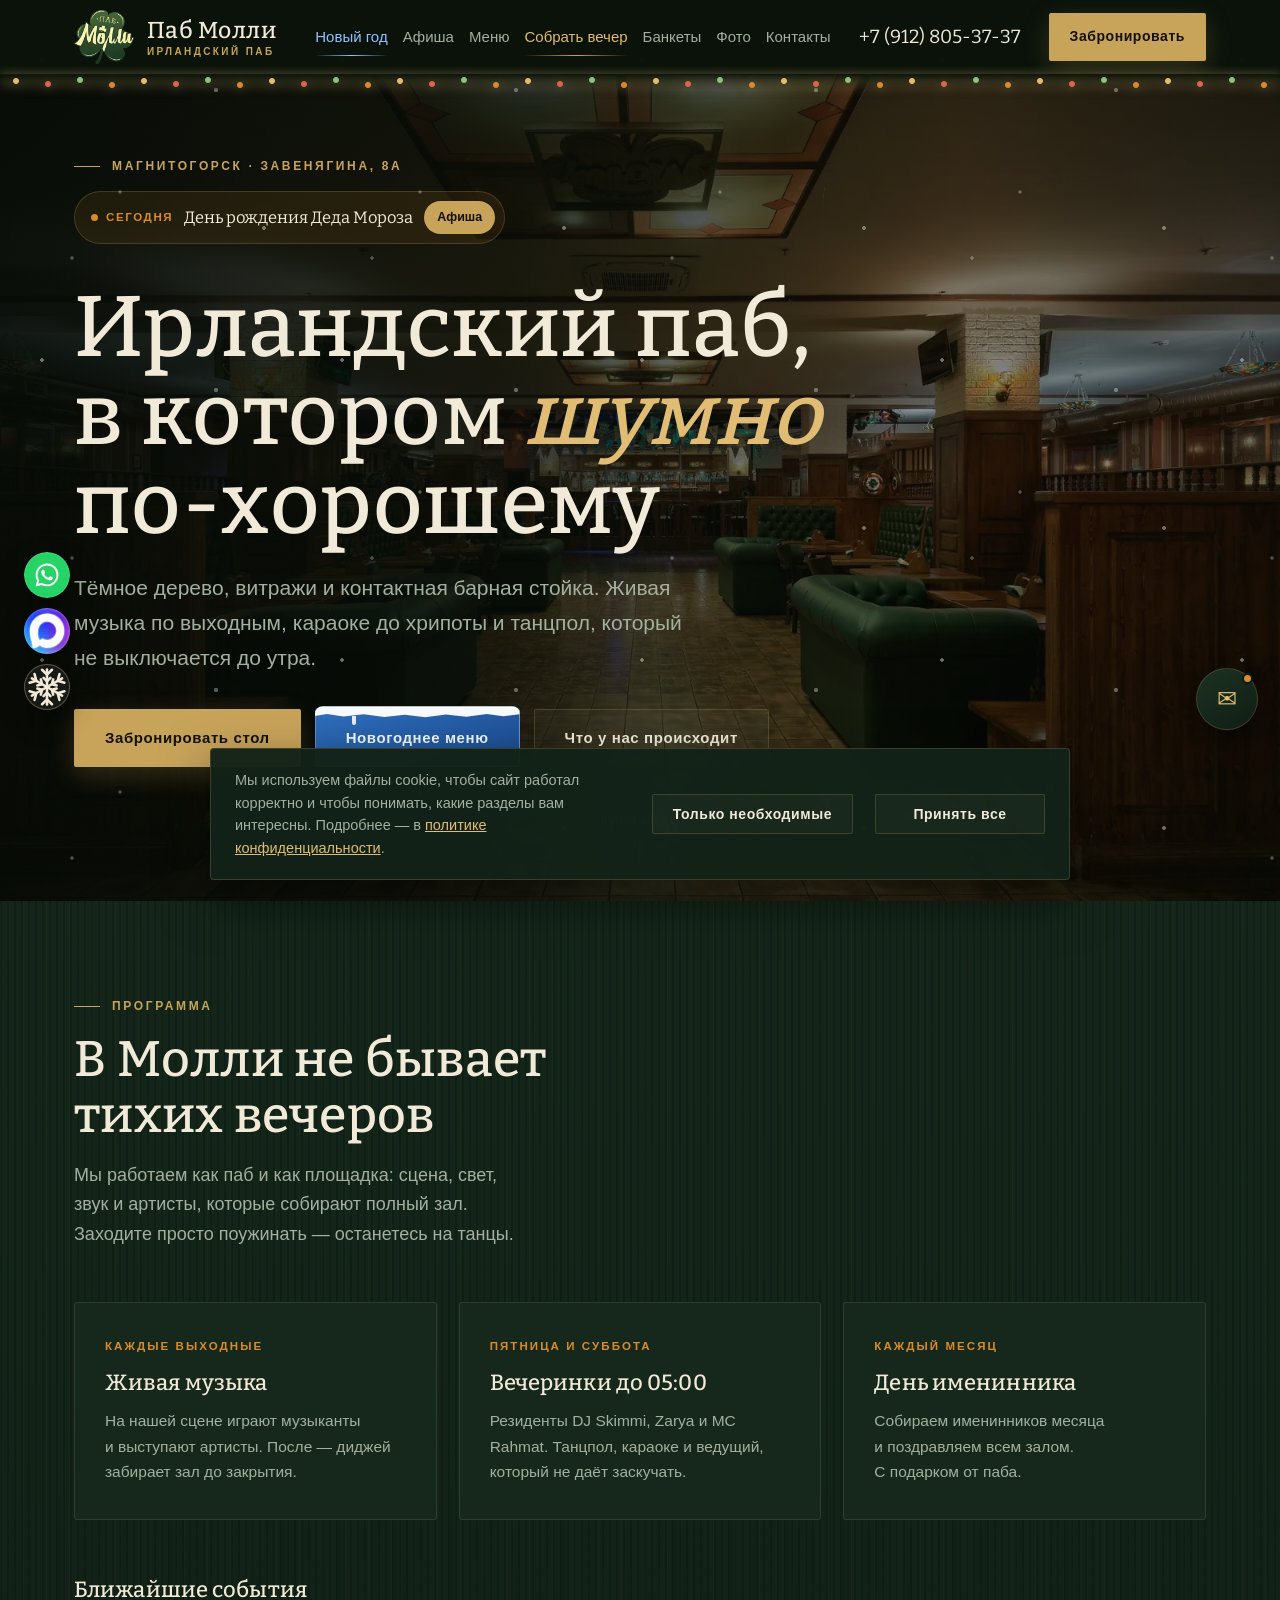
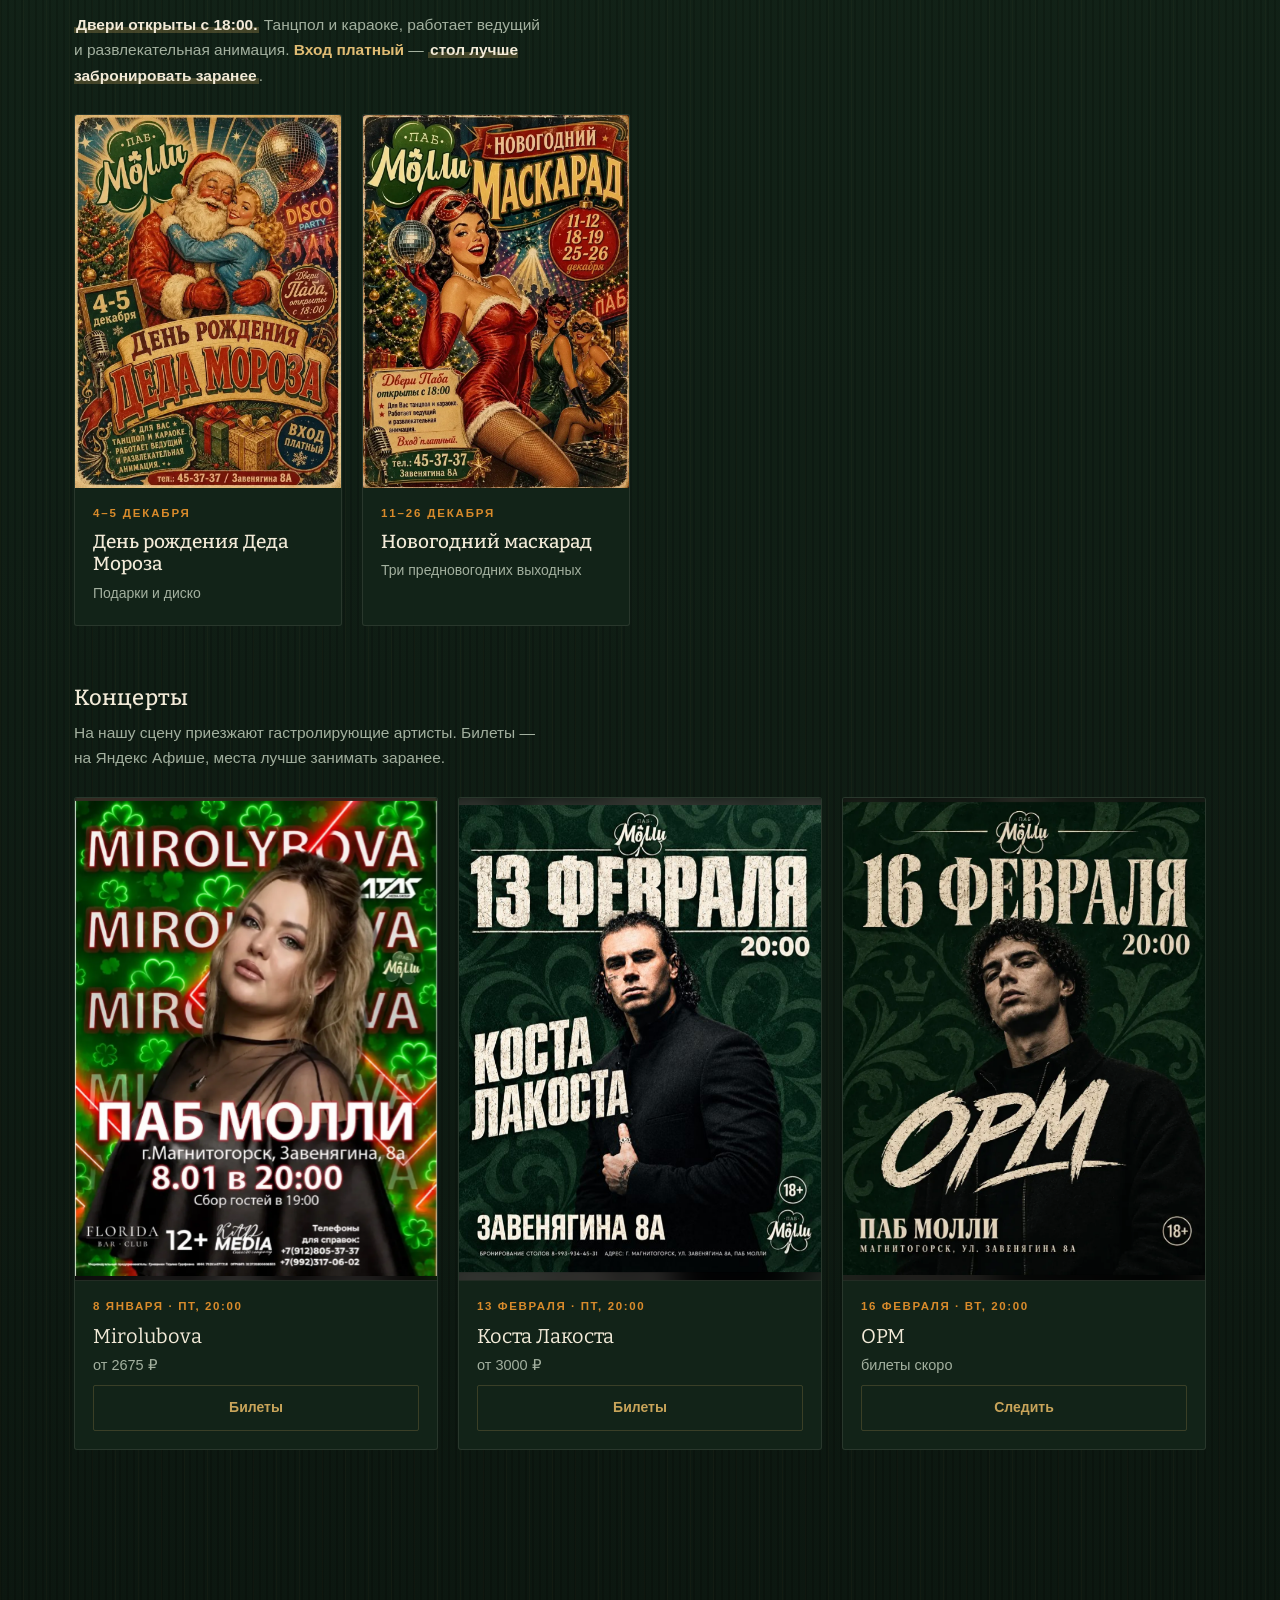
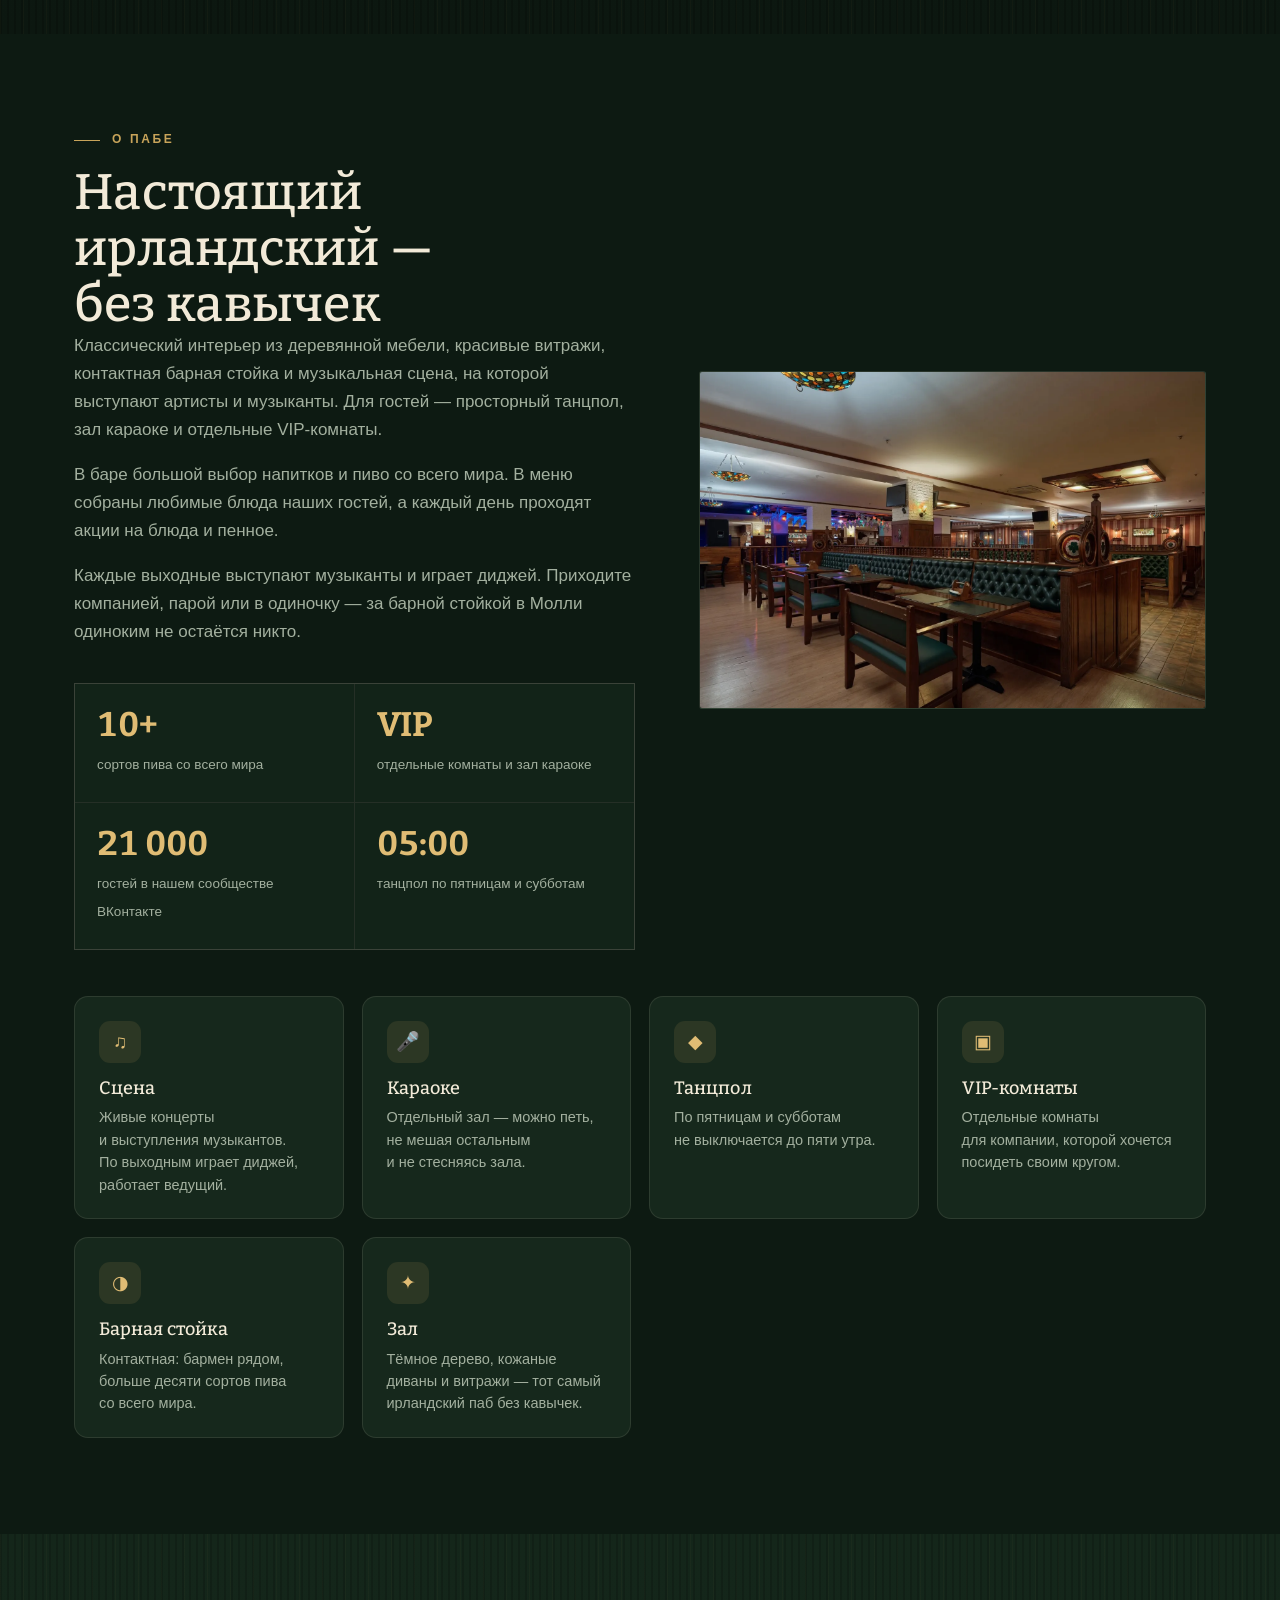
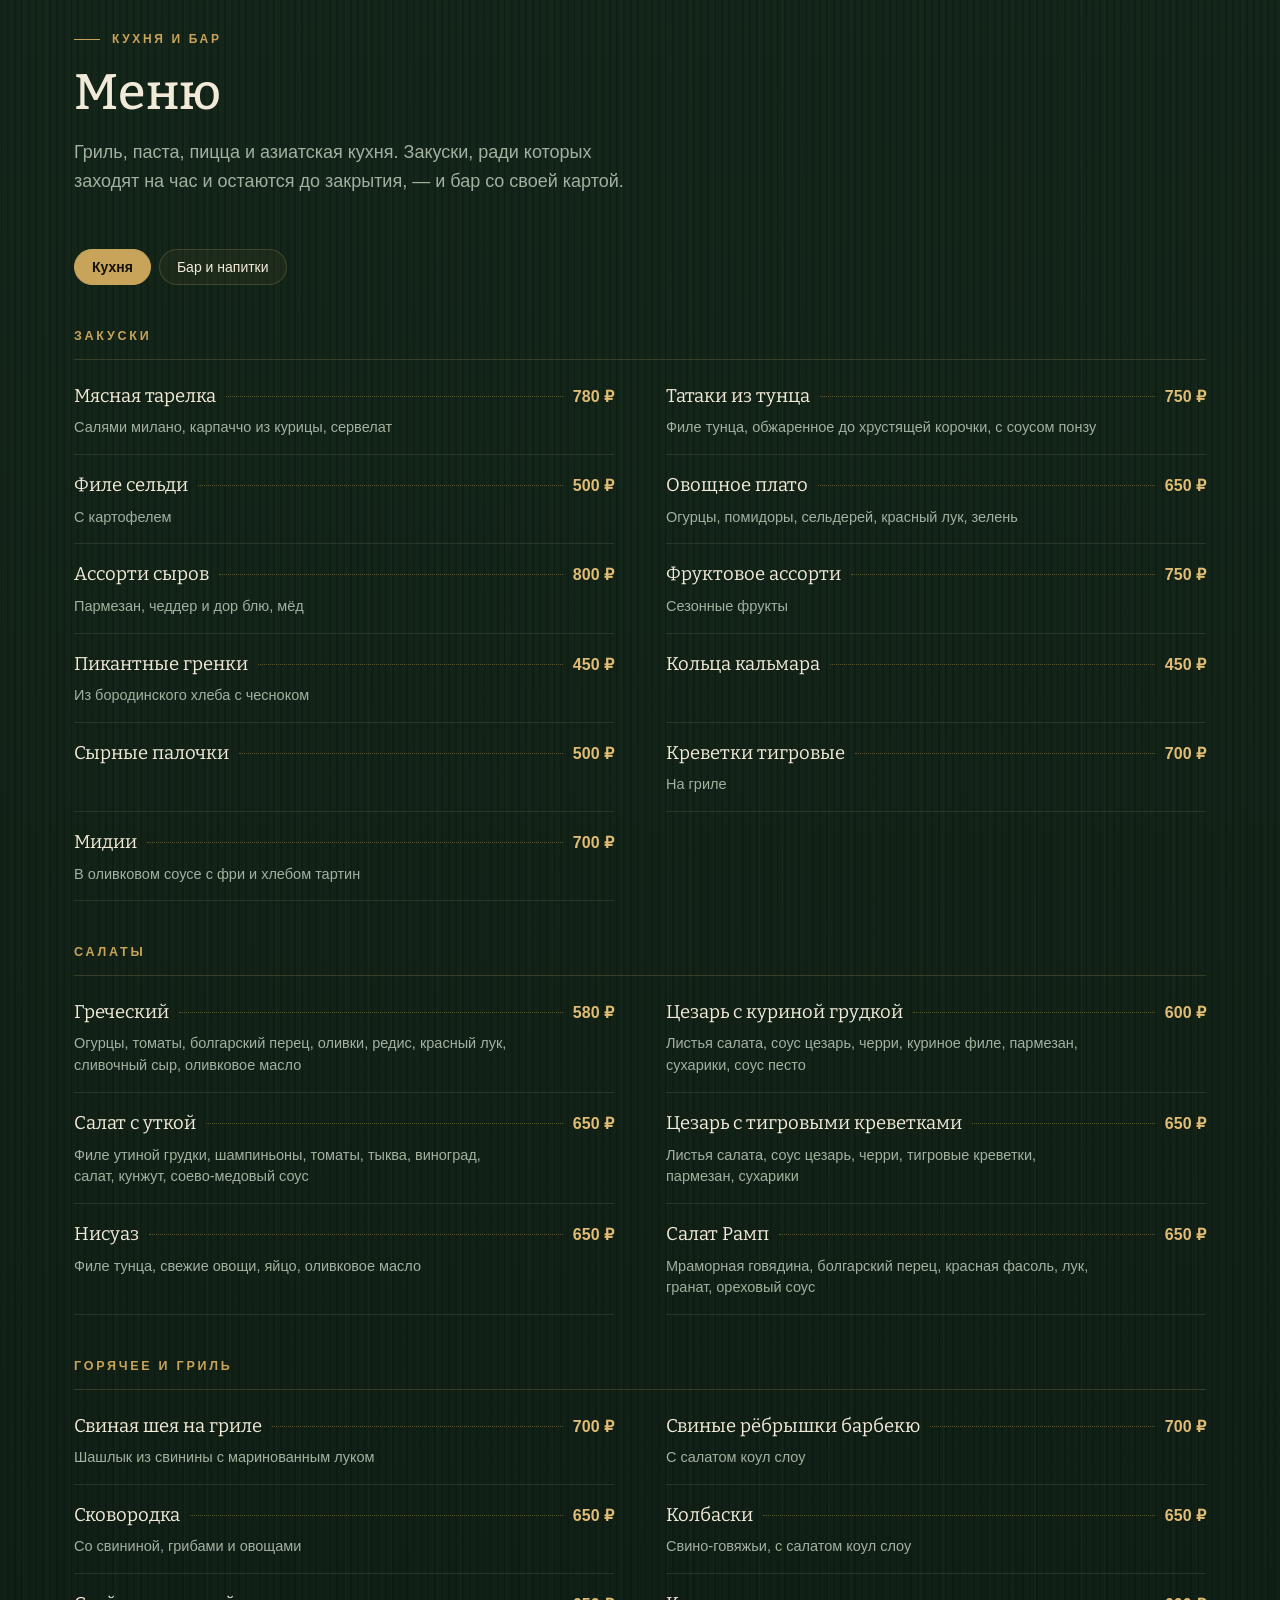
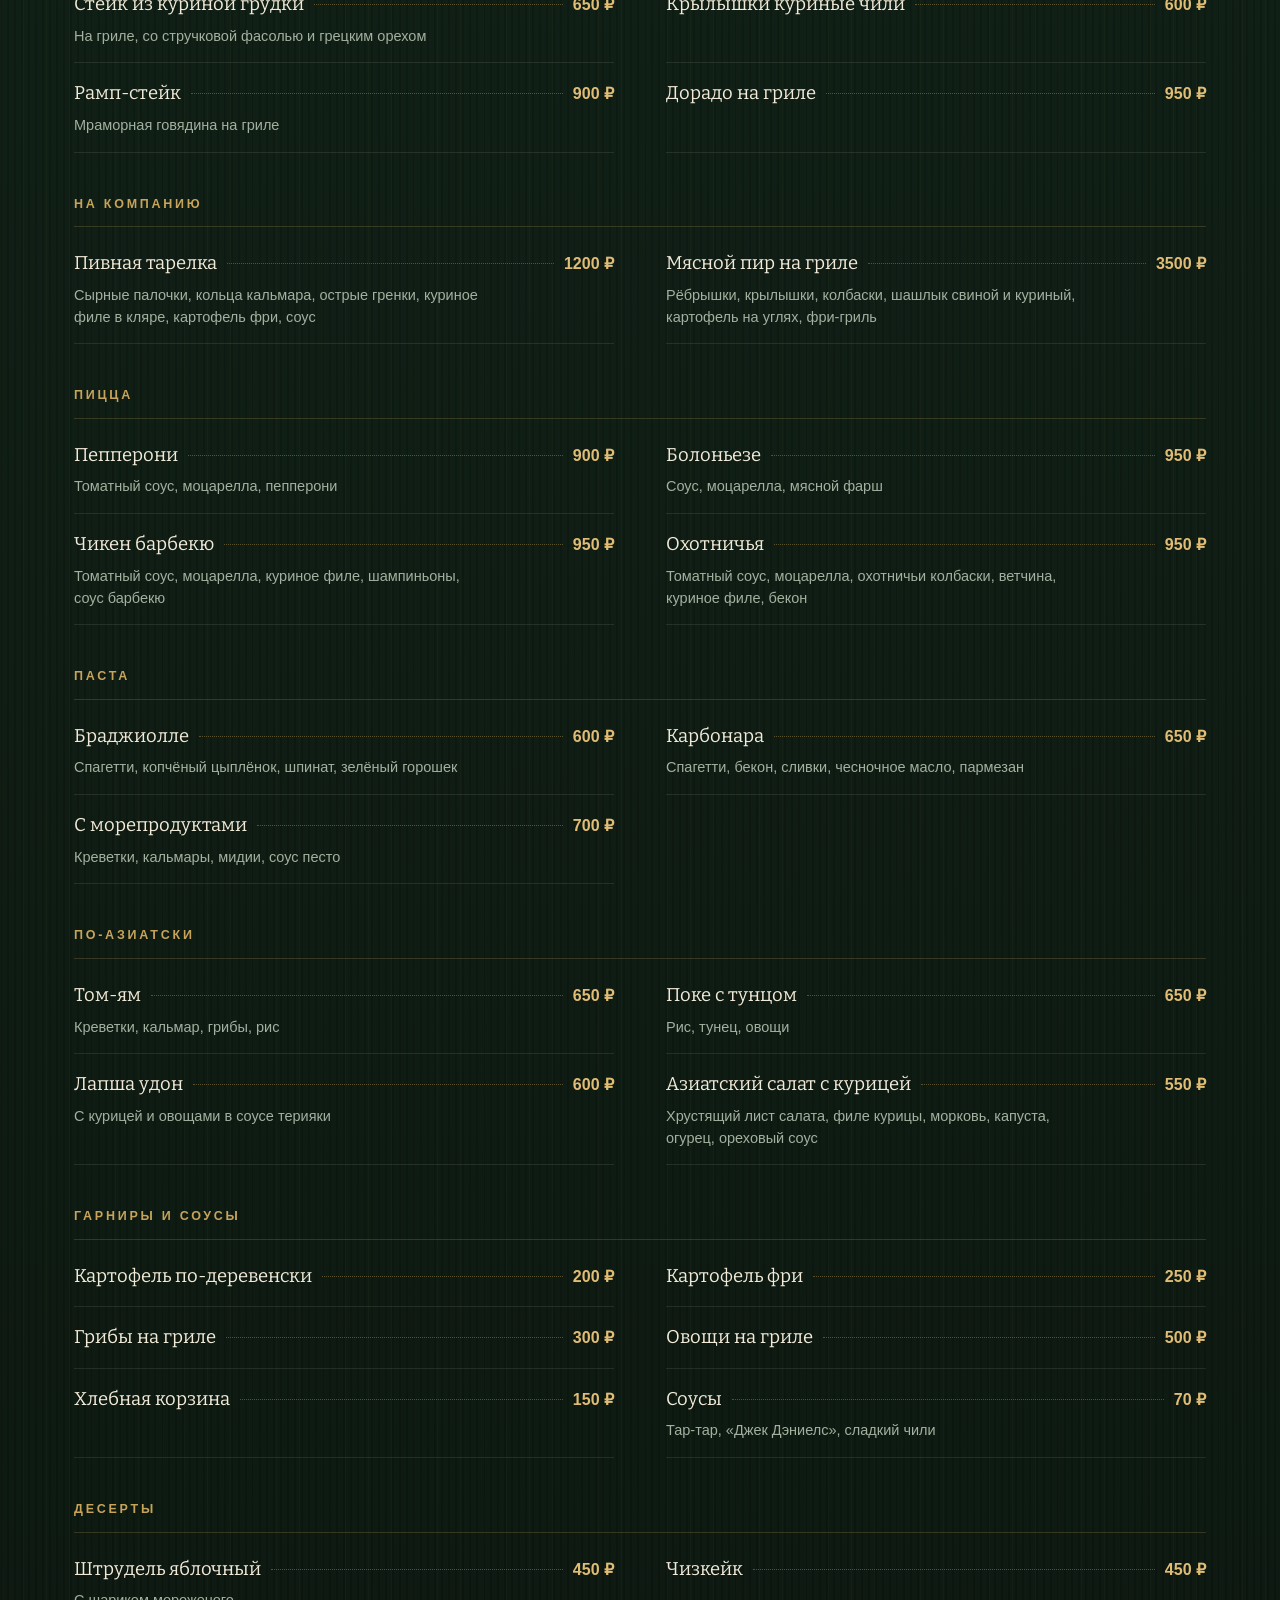
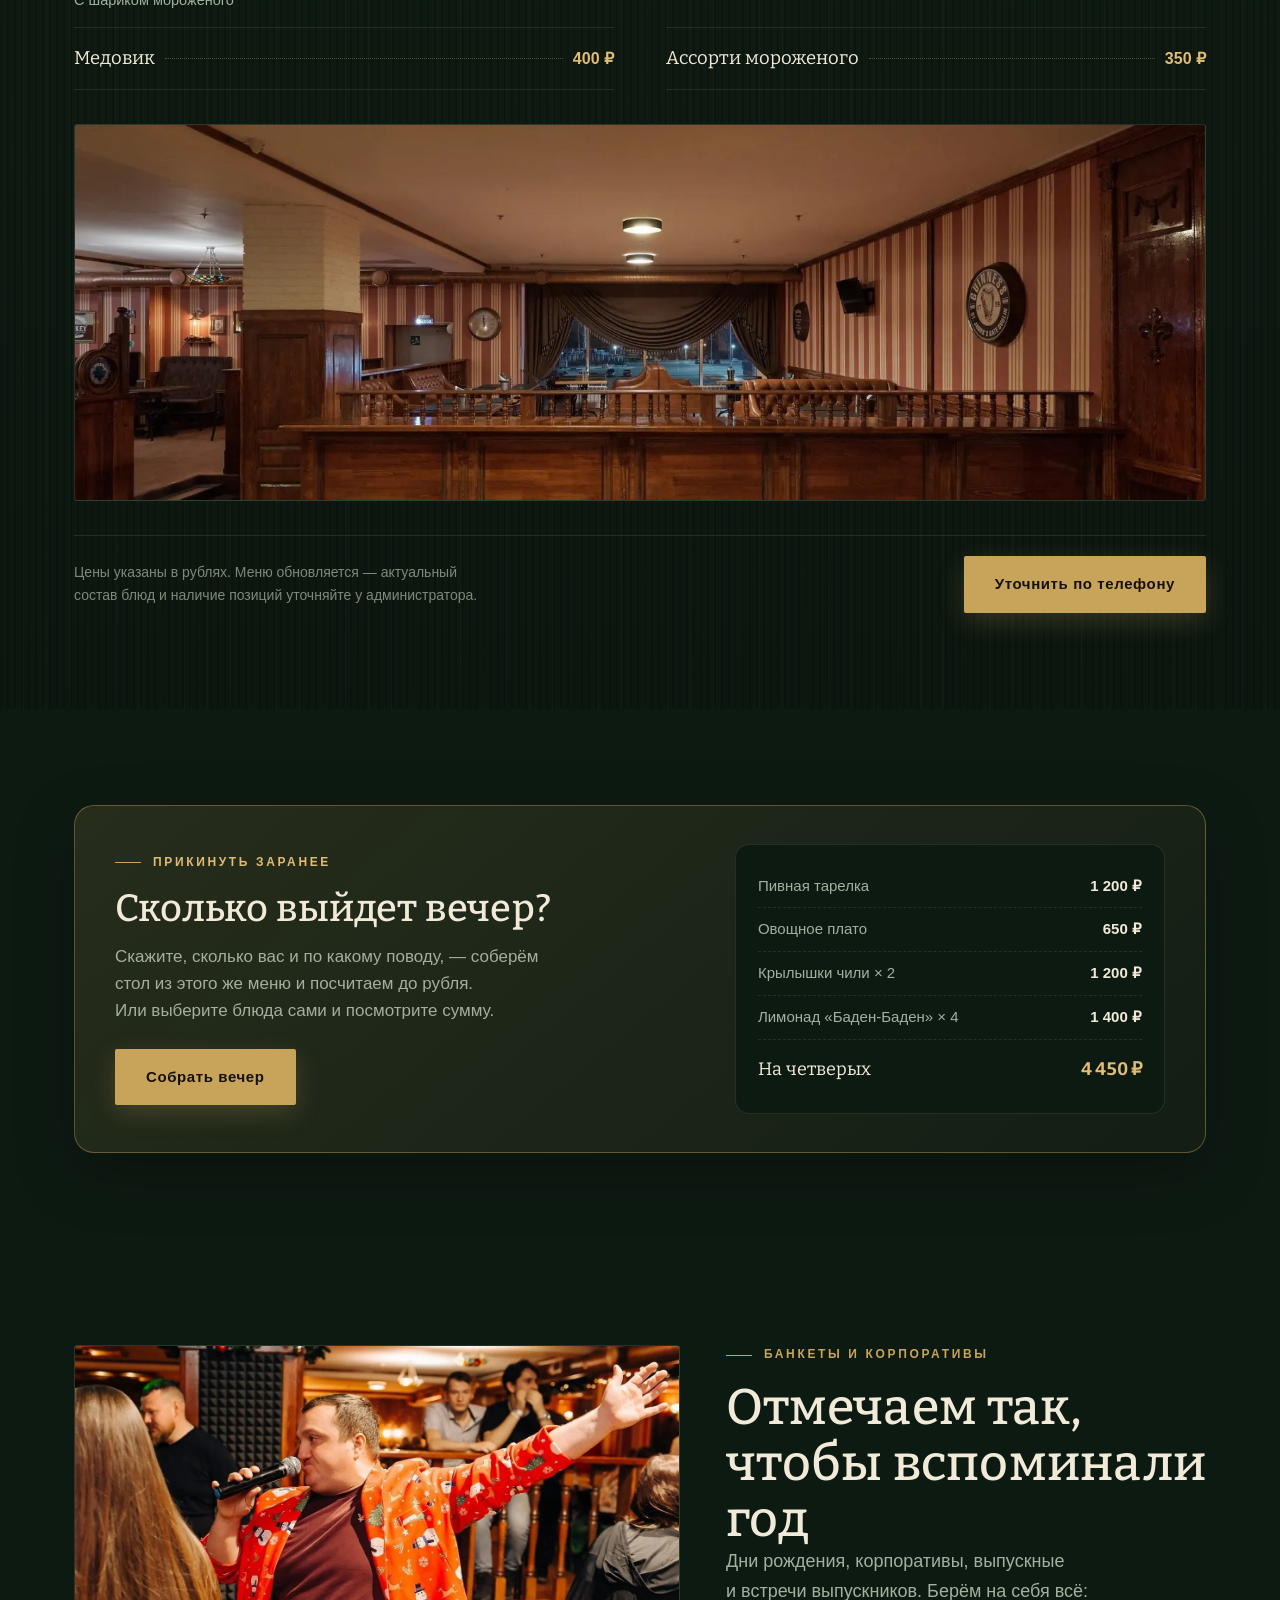
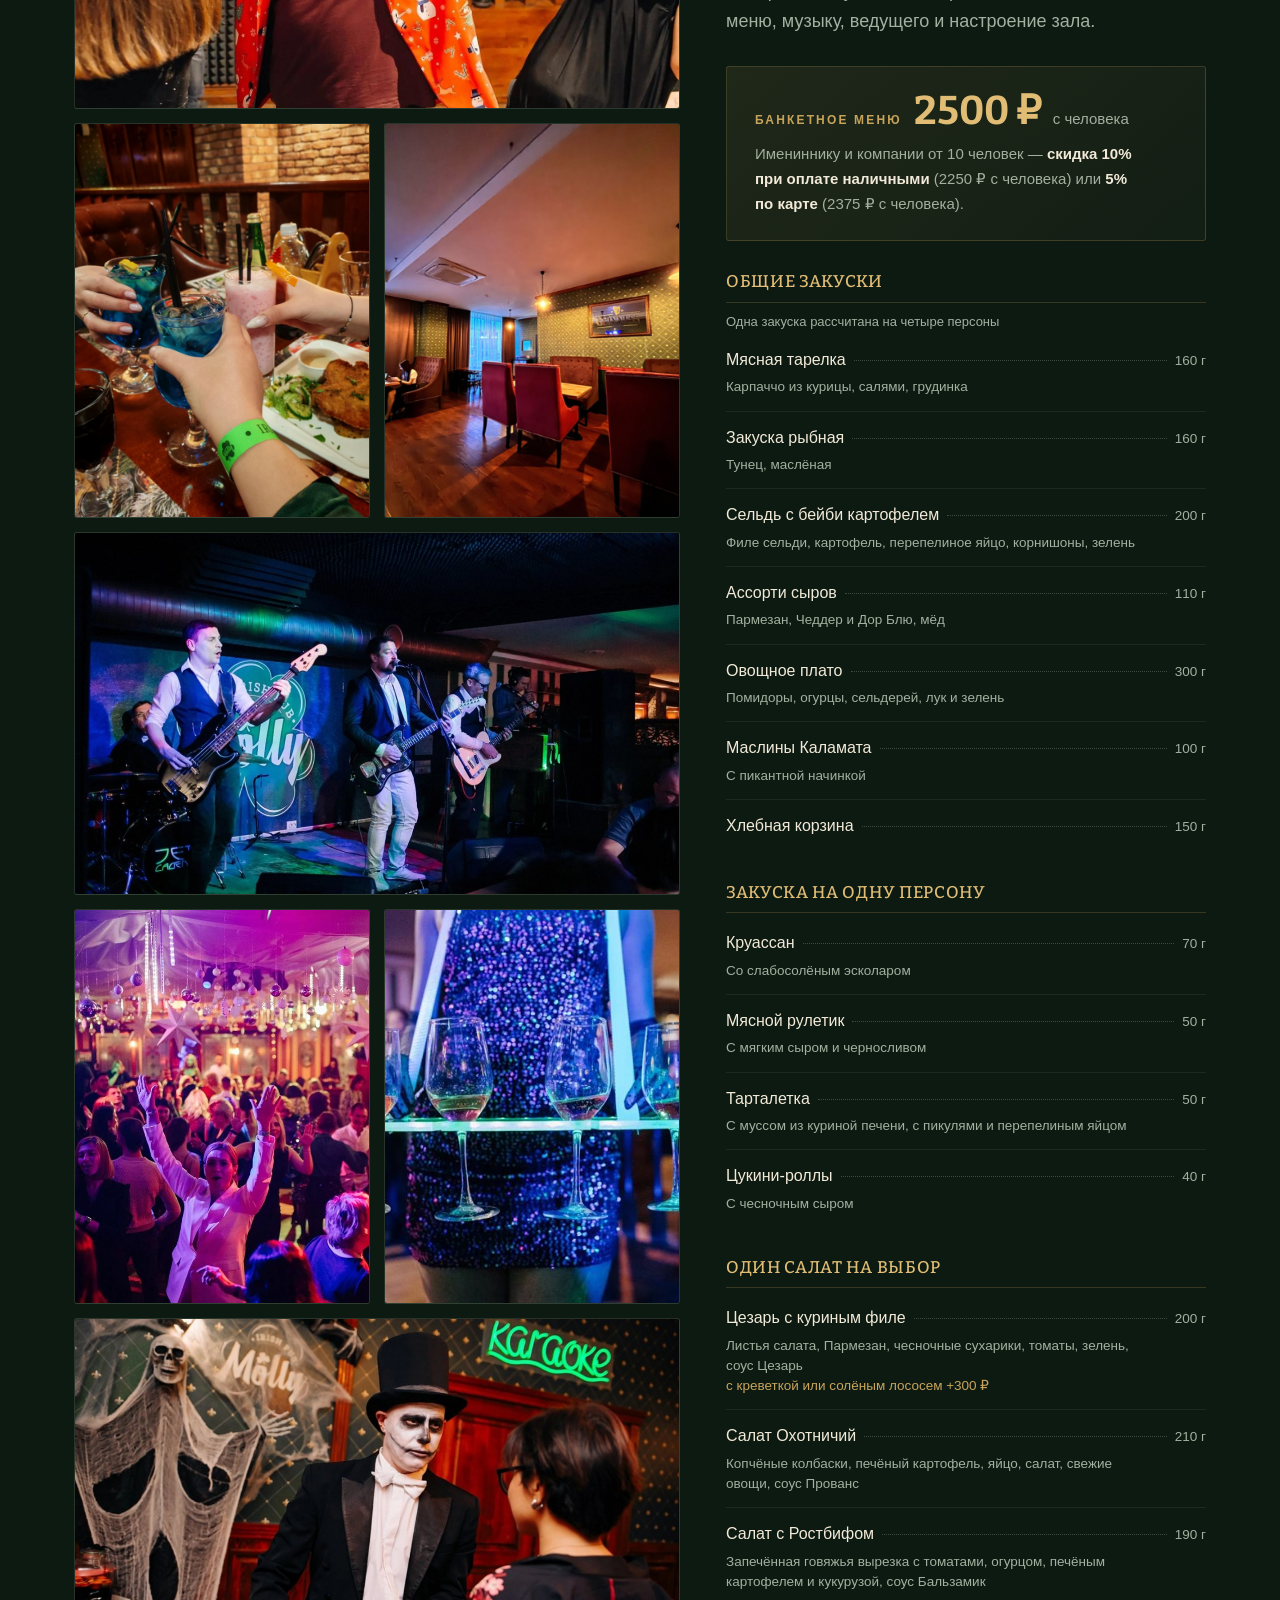
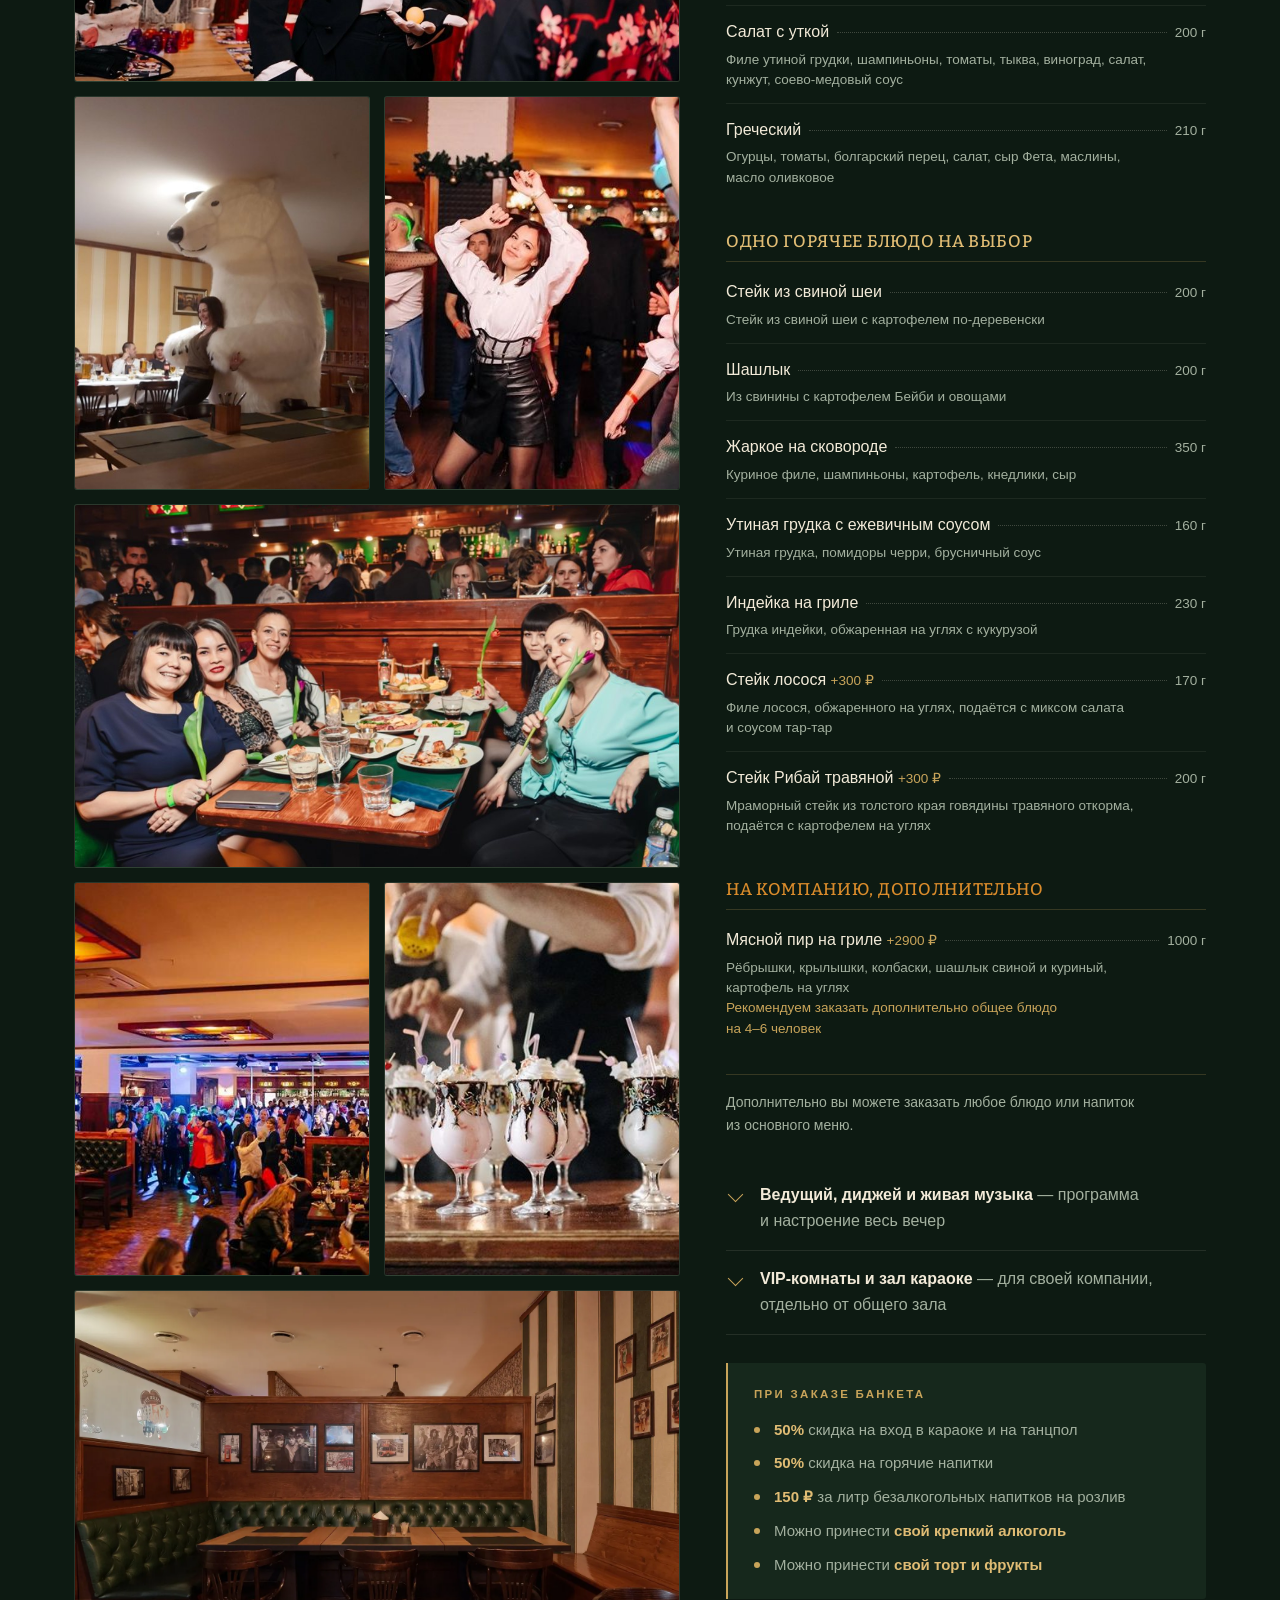
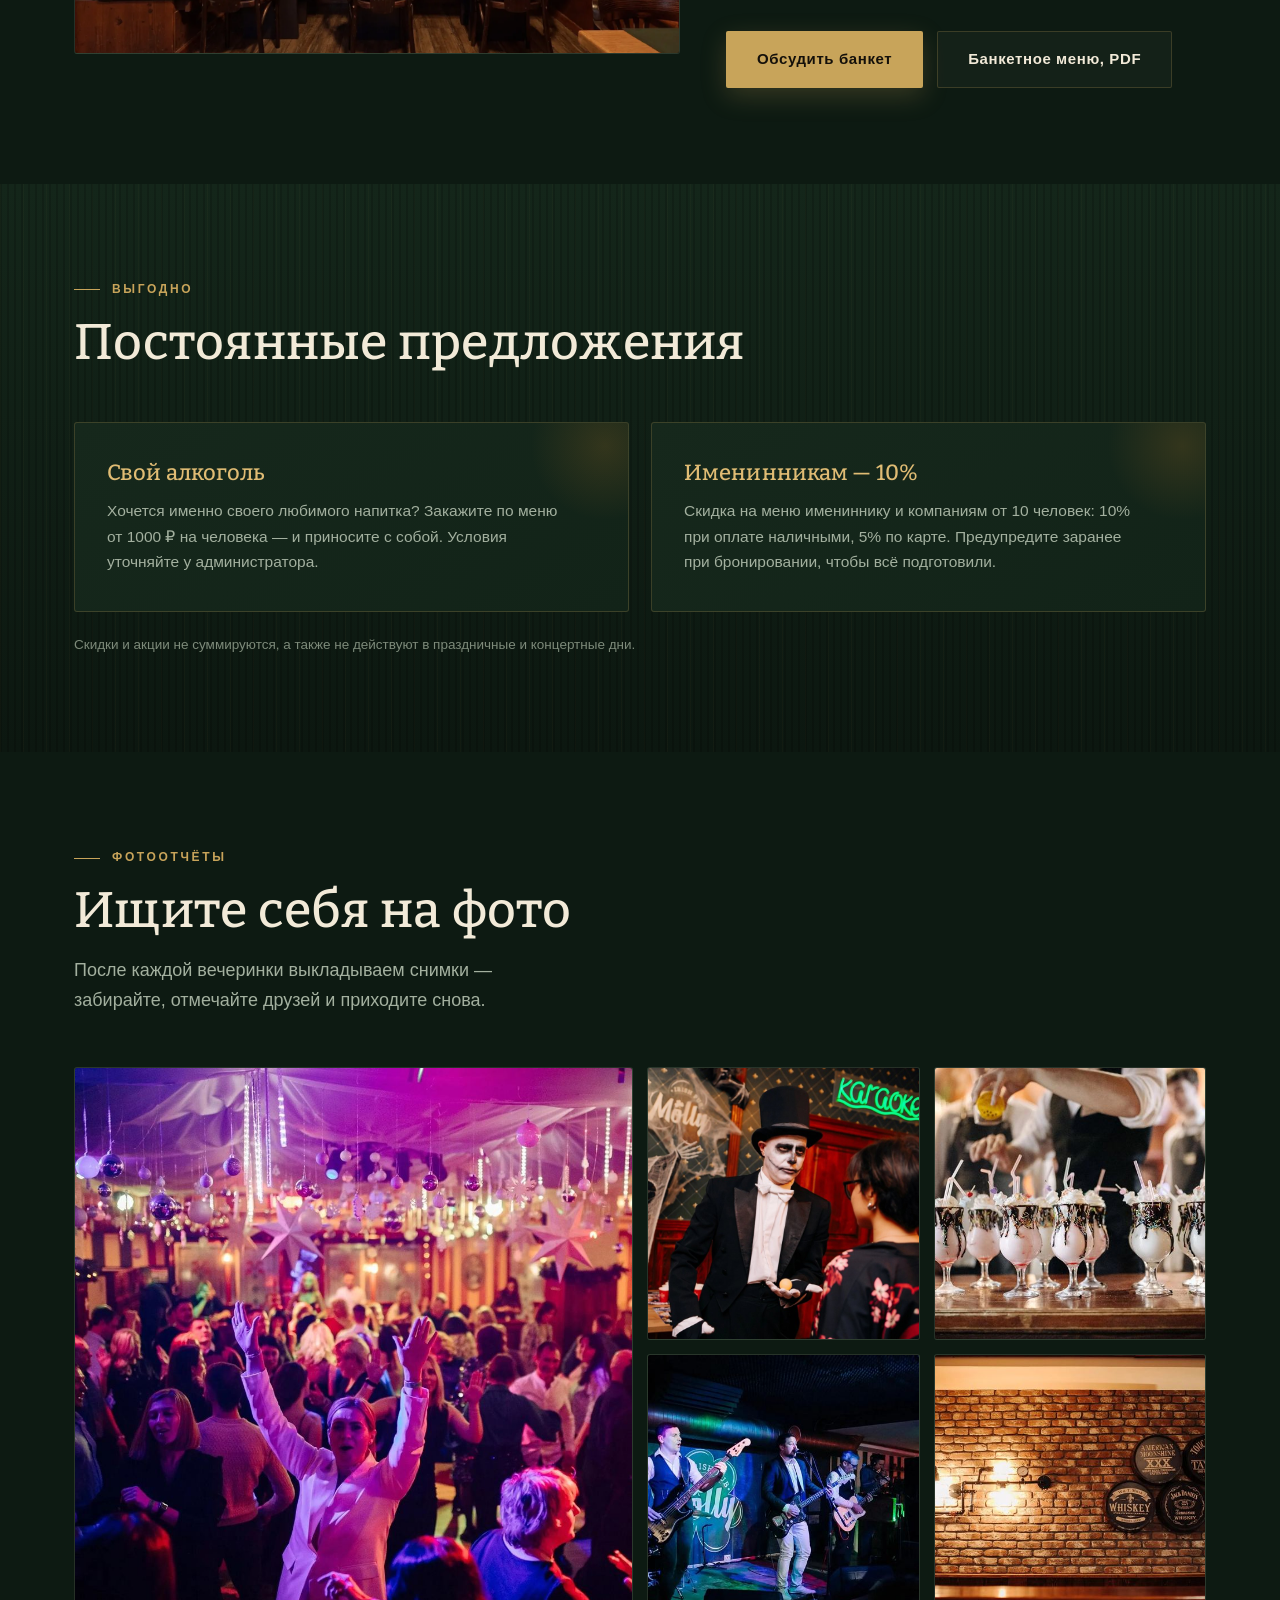
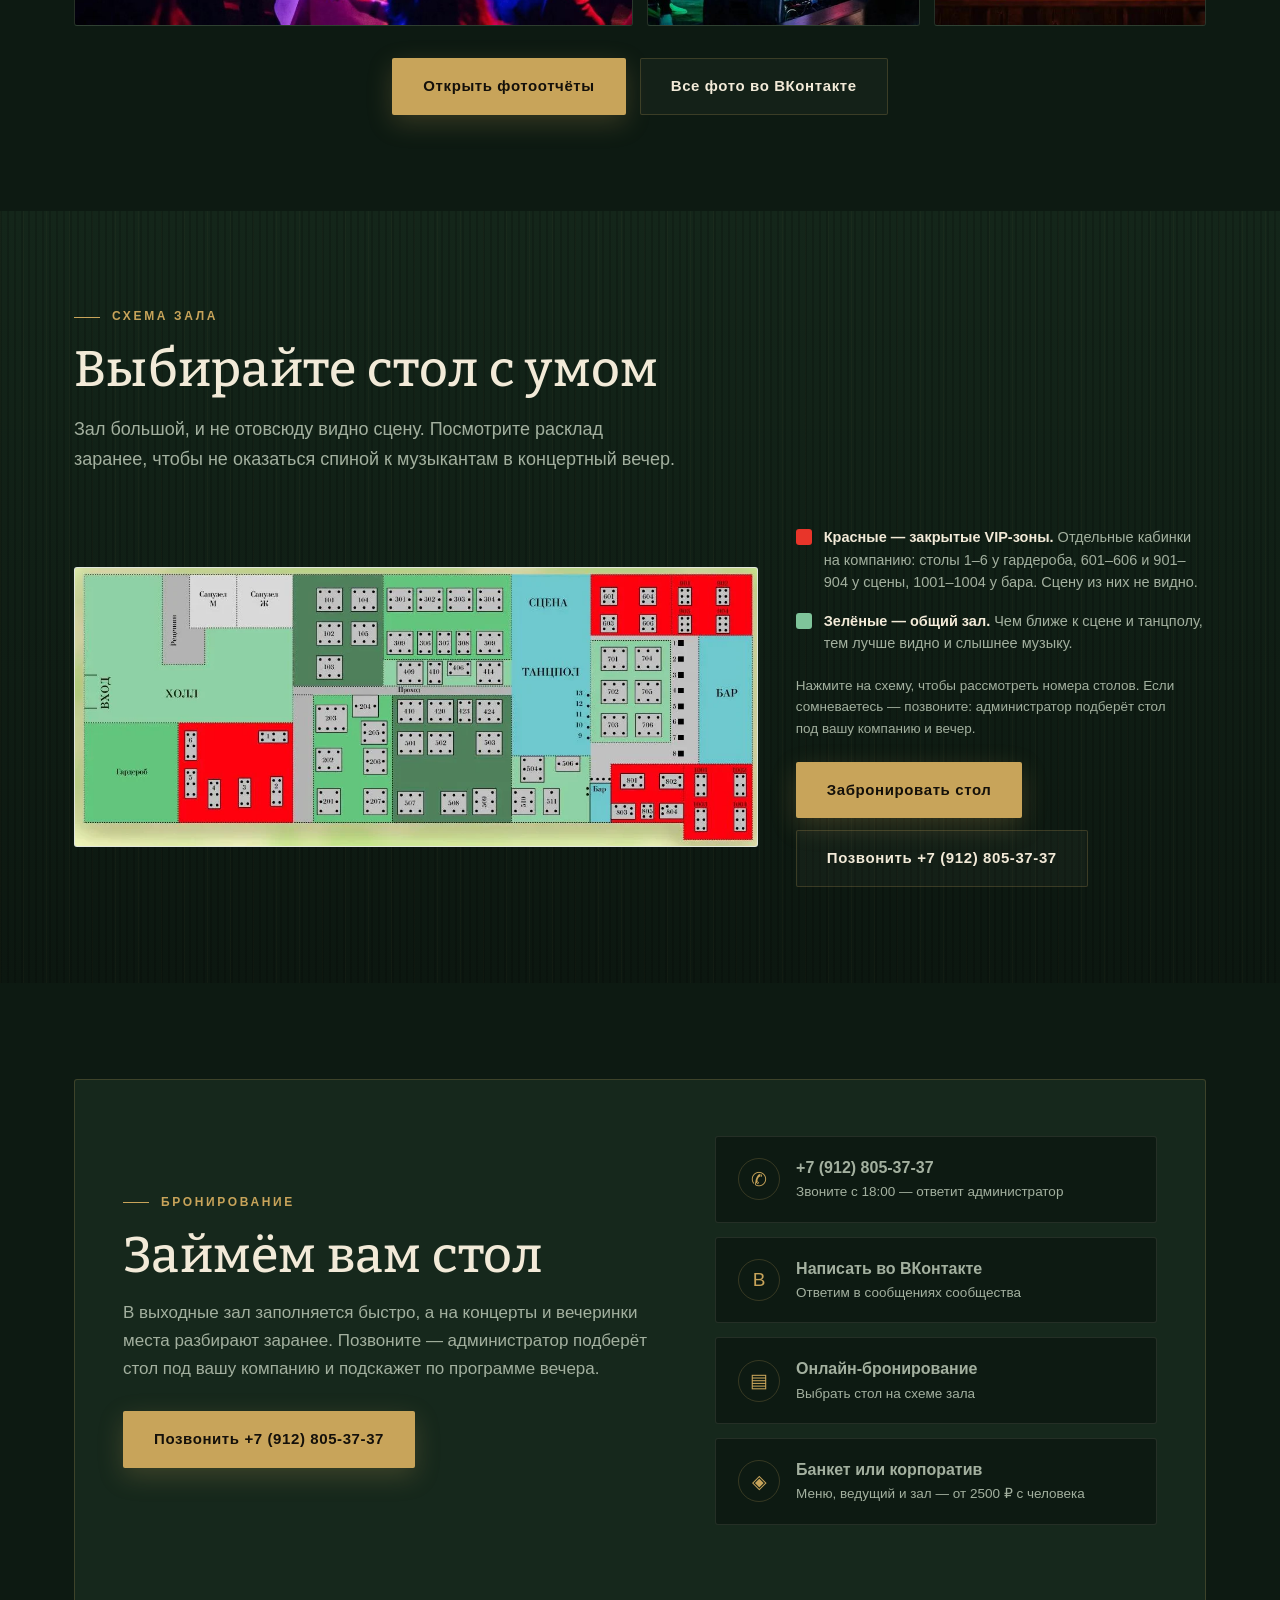
<file: index.html>
<!DOCTYPE html>
<html lang="ru">
<head>
<meta charset="UTF-8">
<meta name="viewport" content="width=device-width, initial-scale=1.0">
<title>Irish Pub Molly — ирландский паб в Магнитогорске | Завенягина, 8а</title>
<meta name="description" content="Ирландский паб «Молли» в Магнитогорске: живая музыка по выходным, зал караоке, танцпол до 05:00, VIP-комнаты и пиво со всего мира. Банкеты и корпоративы. Бронь столов: +7 (912) 805-37-37.">
<link rel="canonical" href="https://pub-molly.ru/">
<meta name="theme-color" content="#0d1a12">
<link rel="icon" type="image/png" href="images/favicon.png">
<link rel="apple-touch-icon" href="images/icon-192.png">
<link rel="manifest" href="manifest.json">
<meta name="apple-mobile-web-app-capable" content="yes">
<meta name="apple-mobile-web-app-status-bar-style" content="black-translucent">
<meta name="apple-mobile-web-app-title" content="Паб Молли">
<script>document.documentElement.className+=' js';</script>

<meta property="og:type" content="website">
<meta property="og:site_name" content="Irish Pub Molly">
<meta property="og:locale" content="ru_RU">
<meta property="og:url" content="https://pub-molly.ru/">
<meta property="og:title" content="Irish Pub Molly — ирландский паб в Магнитогорске">
<meta property="og:description" content="Живая музыка по выходным, караоке, танцпол до утра и более 10 сортов пива. Завенягина, 8а. Бронь столов: +7 (912) 805-37-37.">
<meta property="og:image" content="https://pub-molly.ru/images/og-image.jpg">
<meta property="og:image:width" content="1200">
<meta property="og:image:height" content="630">

<script type="application/ld+json">
{
  "@context": "https://schema.org",
  "@type": "BarOrPub",
  "name": "Irish Pub Molly",
  "alternateName": "Паб Молли",
  "description": "Ирландский паб в Магнитогорске: живая музыка по выходным, зал караоке, танцпол до 05:00, VIP-комнаты, кухня на гриле и пиво со всего мира.",
  "url": "https://pub-molly.ru/",
  "telephone": "+7-912-805-37-37",
  "priceRange": "₽₽",
  "servesCuisine": ["Европейская", "Гриль", "Итальянская", "Азиатская"],
  "hasMenu": "https://pub-molly.ru/#menu",
  "address": {
    "@type": "PostalAddress",
    "streetAddress": "улица Завенягина, 8а",
    "addressLocality": "Магнитогорск",
    "addressRegion": "Челябинская область",
    "addressCountry": "RU"
  },
  "logo": "https://pub-molly.ru/images/logo.png",
  "image": "https://pub-molly.ru/images/og-image.jpg",
  "openingHoursSpecification": [
    {
      "@type": "OpeningHoursSpecification",
      "dayOfWeek": ["Monday","Tuesday","Wednesday","Thursday","Sunday"],
      "opens": "18:00",
      "closes": "02:00"
    },
    {
      "@type": "OpeningHoursSpecification",
      "dayOfWeek": ["Friday","Saturday"],
      "opens": "18:00",
      "closes": "05:00"
    }
  ],
  "sameAs": ["https://vk.com/molly174"],
  "acceptsReservations": "https://416936.restoplace.ws"
}
</script>
<link rel="stylesheet" href="style.css">
</head>
<!-- Новогоднее оформление главной. Чтобы убрать после праздников,
     достаточно стереть класс ny — гирлянда и снег исчезнут вместе с ним. -->
<body class="ny">
<a class="skip" href="#main">Перейти к содержимому</a>


<!-- ================= ШАПКА ================= -->
<header class="hdr">
  <div class="wrap">
    <a href="#hero" class="logo">
      <img src="images/logo.png" alt="Паб Молли — ирландский паб в Магнитогорске" width="600" height="541">
      <span class="logo-txt"><b>Паб Молли</b><span>Ирландский паб</span></span>
    </a>
    <nav class="nav" id="nav">
      <a href="novyi-god.html" class="nav-ng">Новый год</a>
      <a href="afisha.html">Афиша</a>
      <a href="#menu">Меню</a>
      <a href="vecher.html" class="nav-hit">Собрать вечер</a>
      <a href="#banquet">Банкеты</a>
      <a href="foto.html">Фото</a>
      <a href="#contacts">Контакты</a>
    </nav>
    <a href="tel:+79128053737" class="hdr-phone">+7 (912) 805-37-37</a>
    <a href="#book" class="btn btn-gold btn-sm"><span class="lbl-wide">Забронировать</span><span class="lbl-tight">Бронь</span></a>
    <button class="burger" id="burger" aria-label="Меню" aria-expanded="false"><i></i><i></i><i></i></button>
  </div>
</header>

<main id="main" tabindex="-1">

<!-- ================= ГЕРОЙ ================= -->
<section class="hero" id="hero">
  <div class="hero-bg" data-slides="images/albums/interer/01.webp|images/albums/interer/09.webp|images/albums/interer/14.webp"></div>
  <div class="wrap">
    <div class="hero-in">
      <div class="eyebrow">Магнитогорск · Завенягина, 8а</div>
      <!-- подтягивается из афиши; если событий не осталось — не показывается -->
      <a class="next-ev" id="nextEv" href="afisha.html" hidden>
        <span class="next-ev-when" id="nextEvWhen"></span>
        <span class="next-ev-name" id="nextEvName"></span>
        <span class="next-ev-go">Афиша</span>
      </a>
      <h1 data-type>Ирландский паб,<br>в котором <em>шумно</em><br>по-хорошему</h1>
      <p>Тёмное дерево, витражи и контактная барная стойка. Живая музыка по выходным, караоке до хрипоты и танцпол, который не выключается до утра.</p>
      <div class="hero-cta">
        <a href="#book" class="btn btn-gold">Забронировать стол</a>
        <a href="novyi-god.html" class="btn btn-ng">Новогоднее меню</a>
        <a href="#program" class="btn btn-ghost">Что у нас происходит</a>
      </div>
      <div class="chips">
        <span class="chip">Более 10 сортов пива</span>
        <span class="chip">Живая музыка и DJ</span>
        <span class="chip">Зал караоке</span>
        <span class="chip">VIP-комнаты</span>
        <span class="chip">Танцпол до 05:00</span>
        <span class="chip">Банкеты и корпоративы</span>
      </div>
    </div>
  </div>
  <div class="scroll-hint">Листайте<span></span></div>
</section>

<!-- ================= ПРОГРАММА ================= -->
<section class="sec wood" id="program">
  <div class="wrap">
    <div class="sec-head rv rv-down">
      <div class="eyebrow">Программа</div>
      <h2 data-type>В Молли не бывает тихих вечеров</h2>
      <p class="lead">Мы работаем как паб и как площадка: сцена, свет, звук и артисты, которые собирают полный зал. Заходите просто поужинать — останетесь на танцы.</p>
    </div>
    <div class="prog">
      <article class="card rv">
        <div class="when">Каждые выходные</div>
        <h3>Живая музыка</h3>
        <p>На нашей сцене играют музыканты и выступают артисты. После — диджей забирает зал до закрытия.</p>
      </article>
      <article class="card rv">
        <div class="when">Пятница и суббота</div>
        <h3>Вечеринки до 05:00</h3>
        <p>Резиденты DJ Skimmi, Zarya и MC Rahmat. Танцпол, караоке и ведущий, который не даёт заскучать.</p>
      </article>
      <article class="card rv">
        <div class="when">Каждый месяц</div>
        <h3>День именинника</h3>
        <p>Собираем именинников месяца и поздравляем всем залом. С подарком от паба.</p>
      </article>
    </div>

    <!-- Сюда подключим ленту ближайших событий, когда получим афишу -->
    <div class="bill-head rv">
      <h3>Ближайшие события</h3>
      <p><span class="mark">Двери открыты с 18:00.</span> Танцпол и караоке, работает ведущий и развлекательная анимация. <span class="mark-amber">Вход платный</span> — <span class="mark">стол лучше забронировать заранее</span>.</p>
    </div>

    <!-- data-until — последний день события. Прошедшие скрываются сами,
         чтобы на сайте никогда не висели протухшие даты. -->
    <div class="afisha rv" id="afisha">
      <article class="ev" data-from="2026-11-06" data-until="2026-11-07">
        <div class="ev-pic"><img src="images/afisha-1.webp" loading="lazy" width="880" height="1232" alt="Афиша: Это по-русски! в пабе Молли, 6–7 ноября"></div>
        <div class="ev-txt"><span class="ev-date">6–7 ноября</span><h4>Это по-русски!</h4><p>Самовар, гармонь и песни хором</p></div>
      </article>
      <article class="ev" data-from="2026-11-13" data-until="2026-11-14">
        <div class="ev-pic"><img src="images/afisha-2.webp" loading="lazy" width="880" height="1232" alt="Афиша: День милиции в пабе Молли, 13–14 ноября"></div>
        <div class="ev-txt"><span class="ev-date">13–14 ноября</span><h4>День милиции</h4><p>«Младший лейтенант» хором и танцпол</p></div>
      </article>
      <article class="ev" data-from="2026-11-20" data-until="2026-11-21">
        <div class="ev-pic"><img src="images/afisha-3.webp" loading="lazy" width="880" height="1232" alt="Афиша: Ретро дискотека в пабе Молли, 20–21 ноября"></div>
        <div class="ev-txt"><span class="ev-date">20–21 ноября</span><h4>Ретро дискотека</h4><p>Девяностые на два вечера</p></div>
      </article>
      <article class="ev" data-from="2026-11-27" data-until="2026-11-28">
        <div class="ev-pic"><img src="images/afisha-4.webp" loading="lazy" width="880" height="1232" alt="Афиша: Леопардовая пати в пабе Молли, 27–28 ноября"></div>
        <div class="ev-txt"><span class="ev-date">27–28 ноября</span><h4>Леопардовая пати</h4><p>Чем больше леопарда, тем лучше</p></div>
      </article>
      <article class="ev" data-from="2026-12-04" data-until="2026-12-05">
        <div class="ev-pic"><img src="images/afisha-5.webp" loading="lazy" width="880" height="1232" alt="Афиша: День рождения Деда Мороза в пабе Молли, 4–5 декабря"></div>
        <div class="ev-txt"><span class="ev-date">4–5 декабря</span><h4>День рождения Деда Мороза</h4><p>Подарки и диско</p></div>
      </article>
      <article class="ev" data-from="2026-12-11" data-until="2026-12-26">
        <div class="ev-pic"><img src="images/afisha-6.webp" loading="lazy" width="880" height="1232" alt="Афиша: Новогодний маскарад в пабе Молли, 11–26 декабря"></div>
        <div class="ev-txt"><span class="ev-date">11–26 декабря</span><h4>Новогодний маскарад</h4><p>Три предновогодних выходных</p></div>
      </article>
    </div>

    <div class="bill-head rv" style="margin-top:58px">
      <h3>Концерты</h3>
      <p>На нашу сцену приезжают гастролирующие артисты. Билеты — на Яндекс Афише, места лучше занимать заранее.</p>
    </div>

    <!-- data-until — день концерта. Прошедшие исчезают сами.
         Афиши — от их дизайнера, из папки заказчика. -->
    <div class="gigs rv" id="gigs">
      <a class="gig" data-until="2026-09-10" href="https://afisha.yandex.ru/magnitogorsk/concert/sergey-zavyalov-16" target="_blank" rel="noopener">
        <span class="gig-pic"><span class="gig-bg" data-bg="images/gig-1.jpg"></span><img src="images/gig-1.jpg" loading="lazy" width="620" height="619" alt="Афиша концерта: Сергей Завьялов в пабе Молли, 10 сентября"></span>
        <span class="gig-txt">
          <span class="gig-when">10 сентября · чт, 20:00</span>
          <span class="gig-name">Сергей Завьялов</span>
          <span class="gig-price">от 2000 ₽</span>
        </span>
        <span class="gig-cta">Билеты</span>
      </a>
      <a class="gig" data-until="2026-11-09" href="https://afisha.yandex.ru/magnitogorsk/concert/papin-olimpos-tour" target="_blank" rel="noopener">
        <span class="gig-pic"><span class="gig-bg" data-bg="images/gig-4.jpg"></span><img src="images/gig-4.jpg" loading="lazy" width="620" height="827" alt="Афиша концерта: Папин Олимпос в пабе Молли, 9 ноября"></span>
        <span class="gig-txt">
          <span class="gig-when">9 ноября · пн, 19:00</span>
          <span class="gig-name">Папин Олимпос</span>
          <span class="gig-price">Билеты в продаже</span>
        </span>
        <span class="gig-cta">Билеты</span>
      </a>
      <a class="gig" data-until="2026-11-14" href="https://afisha.yandex.ru/magnitogorsk/concert/murakami-nevesta-khochet-12" target="_blank" rel="noopener">
        <span class="gig-pic"><span class="gig-bg" data-bg="images/gig-5.jpg"></span><img src="images/gig-5.jpg" loading="lazy" width="620" height="830" alt="Афиша концерта: Мураками в пабе Молли, 14 ноября"></span>
        <span class="gig-txt">
          <span class="gig-when">14 ноября · сб, 19:00</span>
          <span class="gig-name">Мураками</span>
          <span class="gig-price">от 1800 ₽</span>
        </span>
        <span class="gig-cta">Билеты</span>
      </a>
      <a class="gig" data-until="2027-01-08" href="https://magnitogorsk.qtickets.events/275903-mirolubova" target="_blank" rel="noopener">
        <span class="gig-pic"><span class="gig-bg" data-bg="images/gig-7.webp"></span><img src="images/gig-7.webp" loading="lazy" width="939" height="1232" alt="Афиша концерта: Mirolubova в пабе Молли, 8 января"></span>
        <span class="gig-txt">
          <span class="gig-when">8 января · пт, 20:00</span>
          <span class="gig-name">Mirolubova</span>
          <span class="gig-price">от 2675 ₽</span>
        </span>
        <span class="gig-cta">Билеты</span>
      </a>
      <a class="gig" data-until="2027-02-13" href="https://afisha.yandex.ru/magnitogorsk/concert/kosta-lakosta-tour" target="_blank" rel="noopener">
        <span class="gig-pic"><span class="gig-bg" data-bg="images/gig-6.jpg"></span><img src="images/gig-6.jpg" loading="lazy" width="620" height="774" alt="Афиша концерта: Коста Лакоста в пабе Молли, 13 февраля"></span>
        <span class="gig-txt">
          <span class="gig-when">13 февраля · пт, 20:00</span>
          <span class="gig-name">Коста Лакоста</span>
          <span class="gig-price">от 3000 ₽</span>
        </span>
        <span class="gig-cta">Билеты</span>
      </a>
      <a class="gig" data-until="2027-02-16" href="https://vk.com/molly174" target="_blank" rel="noopener">
        <span class="gig-pic"><span class="gig-bg" data-bg="images/gig-8.webp"></span><img src="images/gig-8.webp" loading="lazy" width="944" height="1232" alt="Афиша концерта: ОРМ в пабе Молли, 16 февраля"></span>
        <span class="gig-txt">
          <span class="gig-when">16 февраля · вт, 20:00</span>
          <span class="gig-name">ОРМ</span>
          <span class="gig-price">билеты скоро</span>
        </span>
        <span class="gig-cta">Следить</span>
      </a>
    </div>
    <p id="gigsEmpty" class="lead" hidden style="margin-top:20px">Ближайшие концерты объявим — следите за анонсами.</p>

    <div class="bill-foot rv">
      <p id="afishaEmpty" hidden>Программа на ближайшие даты готовится — следите за анонсами в нашем сообществе.</p>
      <a href="https://vk.com/molly174" target="_blank" rel="noopener" class="btn btn-ghost">Вся афиша во ВКонтакте</a>
      <a href="#book" class="btn btn-gold">Забронировать стол</a>
    </div>
  </div>
</section>

<!-- ================= О ПАБЕ ================= -->
<section class="sec" id="about">
  <div class="wrap">
    <div class="about">
      <div class="rv rv-left">
        <div class="eyebrow">О пабе</div>
        <h2>Настоящий ирландский — без кавычек</h2>
        <p>Классический интерьер из деревянной мебели, красивые витражи, контактная барная стойка и музыкальная сцена, на которой выступают артисты и музыканты. Для гостей — просторный танцпол, зал караоке и отдельные VIP-комнаты.</p>
        <p>В баре большой выбор напитков и пиво со всего мира. В меню собраны любимые блюда наших гостей, а каждый день проходят акции на блюда и пенное.</p>
        <p>Каждые выходные выступают музыканты и играет диджей. Приходите компанией, парой или в одиночку — за барной стойкой в Молли одиноким не остаётся никто.</p>
        <div class="facts">
          <div class="fact"><b>10+</b><span>сортов пива со всего мира</span></div>
          <div class="fact"><b>VIP</b><span>отдельные комнаты и зал караоке</span></div>
          <div class="fact"><b>21 000</b><span>гостей в нашем сообществе ВКонтакте</span></div>
          <div class="fact"><b>05:00</b><span>танцпол по пятницам и субботам</span></div>
        </div>
      </div>
      <div class="rv rv-right">
        <div class="shot shot-wide">
          <img src="images/albums/interer/02.webp" loading="lazy" width="1600" height="1068"
               alt="Зал ирландского паба Молли: зелёные кожаные диваны, витражи, деревянная отделка">
        </div>
      </div>
    </div>

    <!-- Что внутри. Гость выбирает заведение под занятие: спеть, потанцевать,
         посидеть своей компанией. Расписываем по местам, а не общими словами. -->
    <div class="inside">
      <article class="ins rv">
        <span class="ins-ic" aria-hidden="true">♫</span>
        <h3>Сцена</h3>
        <p>Живые концерты и выступления музыкантов. По выходным играет диджей, работает ведущий.</p>
      </article>
      <article class="ins rv">
        <span class="ins-ic" aria-hidden="true">🎤</span>
        <h3>Караоке</h3>
        <p>Отдельный зал — можно петь, не мешая остальным и не стесняясь зала.</p>
      </article>
      <article class="ins rv">
        <span class="ins-ic" aria-hidden="true">◆</span>
        <h3>Танцпол</h3>
        <p>По пятницам и субботам не выключается до пяти утра.</p>
      </article>
      <article class="ins rv">
        <span class="ins-ic" aria-hidden="true">▣</span>
        <h3>VIP-комнаты</h3>
        <p>Отдельные комнаты для компании, которой хочется посидеть своим кругом.</p>
      </article>
      <article class="ins rv">
        <span class="ins-ic" aria-hidden="true">◑</span>
        <h3>Барная стойка</h3>
        <p>Контактная: бармен рядом, больше десяти сортов пива со всего мира.</p>
      </article>
      <article class="ins rv">
        <span class="ins-ic" aria-hidden="true">✦</span>
        <h3>Зал</h3>
        <p>Тёмное дерево, кожаные диваны и витражи — тот самый ирландский паб без кавычек.</p>
      </article>
    </div>
  </div>
</section>

<!-- ================= МЕНЮ ================= -->
<section class="sec wood" id="menu">
  <div class="wrap">
    <div class="sec-head rv rv-down">
      <div class="eyebrow">Кухня и бар</div>
      <h2 data-type>Меню</h2>
      <p class="lead">Гриль, паста, пицца и азиатская кухня. Закуски, ради которых заходят на час и остаются до закрытия, — и бар со своей картой.</p>
    </div>
    <div class="menu-nav rv" role="tablist">
      <button class="on" data-side="food" role="tab" aria-selected="true">Кухня</button>
      <button data-side="bar" role="tab" aria-selected="false">Бар и напитки</button>
    </div>

    <!-- ---------- кухня ---------- -->
    <div class="menu-side rv" data-side="food">
      <div class="mgroup">
        <h3>Закуски</h3>
        <ul class="mlist">
          <li class="mi"><div class="mi-top"><span class="mi-name">Мясная тарелка</span><span class="mi-dots"></span><span class="mi-price">780 ₽</span></div><p class="mi-desc">Салями милано, карпаччо из курицы, сервелат</p></li>
          <li class="mi"><div class="mi-top"><span class="mi-name">Татаки из тунца</span><span class="mi-dots"></span><span class="mi-price">750 ₽</span></div><p class="mi-desc">Филе тунца, обжаренное до хрустящей корочки, с соусом понзу</p></li>
          <li class="mi"><div class="mi-top"><span class="mi-name">Филе сельди</span><span class="mi-dots"></span><span class="mi-price">500 ₽</span></div><p class="mi-desc">С картофелем</p></li>
          <li class="mi"><div class="mi-top"><span class="mi-name">Овощное плато</span><span class="mi-dots"></span><span class="mi-price">650 ₽</span></div><p class="mi-desc">Огурцы, помидоры, сельдерей, красный лук, зелень</p></li>
          <li class="mi"><div class="mi-top"><span class="mi-name">Ассорти сыров</span><span class="mi-dots"></span><span class="mi-price">800 ₽</span></div><p class="mi-desc">Пармезан, чеддер и дор блю, мёд</p></li>
          <li class="mi"><div class="mi-top"><span class="mi-name">Фруктовое ассорти</span><span class="mi-dots"></span><span class="mi-price">750 ₽</span></div><p class="mi-desc">Сезонные фрукты</p></li>
          <li class="mi"><div class="mi-top"><span class="mi-name">Пикантные гренки</span><span class="mi-dots"></span><span class="mi-price">450 ₽</span></div><p class="mi-desc">Из бородинского хлеба с чесноком</p></li>
          <li class="mi"><div class="mi-top"><span class="mi-name">Кольца кальмара</span><span class="mi-dots"></span><span class="mi-price">450 ₽</span></div></li>
          <li class="mi"><div class="mi-top"><span class="mi-name">Сырные палочки</span><span class="mi-dots"></span><span class="mi-price">500 ₽</span></div></li>
          <li class="mi"><div class="mi-top"><span class="mi-name">Креветки тигровые</span><span class="mi-dots"></span><span class="mi-price">700 ₽</span></div><p class="mi-desc">На гриле</p></li>
          <li class="mi"><div class="mi-top"><span class="mi-name">Мидии</span><span class="mi-dots"></span><span class="mi-price">700 ₽</span></div><p class="mi-desc">В оливковом соусе с фри и хлебом тартин</p></li>
        </ul>
      </div>

      <div class="mgroup">
        <h3>Салаты</h3>
        <ul class="mlist">
          <li class="mi"><div class="mi-top"><span class="mi-name">Греческий</span><span class="mi-dots"></span><span class="mi-price">580 ₽</span></div><p class="mi-desc">Огурцы, томаты, болгарский перец, оливки, редис, красный лук, сливочный сыр, оливковое масло</p></li>
          <li class="mi"><div class="mi-top"><span class="mi-name">Цезарь с куриной грудкой</span><span class="mi-dots"></span><span class="mi-price">600 ₽</span></div><p class="mi-desc">Листья салата, соус цезарь, черри, куриное филе, пармезан, сухарики, соус песто</p></li>
          <li class="mi"><div class="mi-top"><span class="mi-name">Салат с уткой</span><span class="mi-dots"></span><span class="mi-price">650 ₽</span></div><p class="mi-desc">Филе утиной грудки, шампиньоны, томаты, тыква, виноград, салат, кунжут, соево-медовый соус</p></li>
          <li class="mi"><div class="mi-top"><span class="mi-name">Цезарь с тигровыми креветками</span><span class="mi-dots"></span><span class="mi-price">650 ₽</span></div><p class="mi-desc">Листья салата, соус цезарь, черри, тигровые креветки, пармезан, сухарики</p></li>
          <li class="mi"><div class="mi-top"><span class="mi-name">Нисуаз</span><span class="mi-dots"></span><span class="mi-price">650 ₽</span></div><p class="mi-desc">Филе тунца, свежие овощи, яйцо, оливковое масло</p></li>
          <li class="mi"><div class="mi-top"><span class="mi-name">Салат Рамп</span><span class="mi-dots"></span><span class="mi-price">650 ₽</span></div><p class="mi-desc">Мраморная говядина, болгарский перец, красная фасоль, лук, гранат, ореховый соус</p></li>
        </ul>
      </div>

      <div class="mgroup">
        <h3>Горячее и гриль</h3>
        <ul class="mlist">
          <li class="mi"><div class="mi-top"><span class="mi-name">Свиная шея на гриле</span><span class="mi-dots"></span><span class="mi-price">700 ₽</span></div><p class="mi-desc">Шашлык из свинины с маринованным луком</p></li>
          <li class="mi"><div class="mi-top"><span class="mi-name">Свиные рёбрышки барбекю</span><span class="mi-dots"></span><span class="mi-price">700 ₽</span></div><p class="mi-desc">С салатом коул слоу</p></li>
          <li class="mi"><div class="mi-top"><span class="mi-name">Сковородка</span><span class="mi-dots"></span><span class="mi-price">650 ₽</span></div><p class="mi-desc">Со свининой, грибами и овощами</p></li>
          <li class="mi"><div class="mi-top"><span class="mi-name">Колбаски</span><span class="mi-dots"></span><span class="mi-price">650 ₽</span></div><p class="mi-desc">Свино-говяжьи, с салатом коул слоу</p></li>
          <li class="mi"><div class="mi-top"><span class="mi-name">Стейк из куриной грудки</span><span class="mi-dots"></span><span class="mi-price">650 ₽</span></div><p class="mi-desc">На гриле, со стручковой фасолью и грецким орехом</p></li>
          <li class="mi"><div class="mi-top"><span class="mi-name">Крылышки куриные чили</span><span class="mi-dots"></span><span class="mi-price">600 ₽</span></div></li>
          <li class="mi"><div class="mi-top"><span class="mi-name">Рамп-стейк</span><span class="mi-dots"></span><span class="mi-price">900 ₽</span></div><p class="mi-desc">Мраморная говядина на гриле</p></li>
          <li class="mi"><div class="mi-top"><span class="mi-name">Дорадо на гриле</span><span class="mi-dots"></span><span class="mi-price">950 ₽</span></div></li>
        </ul>
      </div>

      <div class="mgroup">
        <h3>На компанию</h3>
        <ul class="mlist">
          <li class="mi"><div class="mi-top"><span class="mi-name">Пивная тарелка</span><span class="mi-dots"></span><span class="mi-price">1200 ₽</span></div><p class="mi-desc">Сырные палочки, кольца кальмара, острые гренки, куриное филе в кляре, картофель фри, соус</p></li>
          <li class="mi"><div class="mi-top"><span class="mi-name">Мясной пир на гриле</span><span class="mi-dots"></span><span class="mi-price">3500 ₽</span></div><p class="mi-desc">Рёбрышки, крылышки, колбаски, шашлык свиной и куриный, картофель на углях, фри-гриль</p></li>
        </ul>
      </div>

      <div class="mgroup">
        <h3>Пицца</h3>
        <ul class="mlist">
          <li class="mi"><div class="mi-top"><span class="mi-name">Пепперони</span><span class="mi-dots"></span><span class="mi-price">900 ₽</span></div><p class="mi-desc">Томатный соус, моцарелла, пепперони</p></li>
          <li class="mi"><div class="mi-top"><span class="mi-name">Болоньезе</span><span class="mi-dots"></span><span class="mi-price">950 ₽</span></div><p class="mi-desc">Соус, моцарелла, мясной фарш</p></li>
          <li class="mi"><div class="mi-top"><span class="mi-name">Чикен барбекю</span><span class="mi-dots"></span><span class="mi-price">950 ₽</span></div><p class="mi-desc">Томатный соус, моцарелла, куриное филе, шампиньоны, соус барбекю</p></li>
          <li class="mi"><div class="mi-top"><span class="mi-name">Охотничья</span><span class="mi-dots"></span><span class="mi-price">950 ₽</span></div><p class="mi-desc">Томатный соус, моцарелла, охотничьи колбаски, ветчина, куриное филе, бекон</p></li>
        </ul>
      </div>

      <div class="mgroup">
        <h3>Паста</h3>
        <ul class="mlist">
          <li class="mi"><div class="mi-top"><span class="mi-name">Браджиолле</span><span class="mi-dots"></span><span class="mi-price">600 ₽</span></div><p class="mi-desc">Спагетти, копчёный цыплёнок, шпинат, зелёный горошек</p></li>
          <li class="mi"><div class="mi-top"><span class="mi-name">Карбонара</span><span class="mi-dots"></span><span class="mi-price">650 ₽</span></div><p class="mi-desc">Спагетти, бекон, сливки, чесночное масло, пармезан</p></li>
          <li class="mi"><div class="mi-top"><span class="mi-name">С морепродуктами</span><span class="mi-dots"></span><span class="mi-price">700 ₽</span></div><p class="mi-desc">Креветки, кальмары, мидии, соус песто</p></li>
        </ul>
      </div>

      <div class="mgroup">
        <h3>По-азиатски</h3>
        <ul class="mlist">
          <li class="mi"><div class="mi-top"><span class="mi-name">Том-ям</span><span class="mi-dots"></span><span class="mi-price">650 ₽</span></div><p class="mi-desc">Креветки, кальмар, грибы, рис</p></li>
          <li class="mi"><div class="mi-top"><span class="mi-name">Поке с тунцом</span><span class="mi-dots"></span><span class="mi-price">650 ₽</span></div><p class="mi-desc">Рис, тунец, овощи</p></li>
          <li class="mi"><div class="mi-top"><span class="mi-name">Лапша удон</span><span class="mi-dots"></span><span class="mi-price">600 ₽</span></div><p class="mi-desc">С курицей и овощами в соусе терияки</p></li>
          <li class="mi"><div class="mi-top"><span class="mi-name">Азиатский салат с курицей</span><span class="mi-dots"></span><span class="mi-price">550 ₽</span></div><p class="mi-desc">Хрустящий лист салата, филе курицы, морковь, капуста, огурец, ореховый соус</p></li>
        </ul>
      </div>

      <div class="mgroup">
        <h3>Гарниры и соусы</h3>
        <ul class="mlist">
          <li class="mi"><div class="mi-top"><span class="mi-name">Картофель по-деревенски</span><span class="mi-dots"></span><span class="mi-price">200 ₽</span></div></li>
          <li class="mi"><div class="mi-top"><span class="mi-name">Картофель фри</span><span class="mi-dots"></span><span class="mi-price">250 ₽</span></div></li>
          <li class="mi"><div class="mi-top"><span class="mi-name">Грибы на гриле</span><span class="mi-dots"></span><span class="mi-price">300 ₽</span></div></li>
          <li class="mi"><div class="mi-top"><span class="mi-name">Овощи на гриле</span><span class="mi-dots"></span><span class="mi-price">500 ₽</span></div></li>
          <li class="mi"><div class="mi-top"><span class="mi-name">Хлебная корзина</span><span class="mi-dots"></span><span class="mi-price">150 ₽</span></div></li>
          <li class="mi"><div class="mi-top"><span class="mi-name">Соусы</span><span class="mi-dots"></span><span class="mi-price">70 ₽</span></div><p class="mi-desc">Тар-тар, «Джек Дэниелс», сладкий чили</p></li>
        </ul>
      </div>

      <div class="mgroup">
        <h3>Десерты</h3>
        <ul class="mlist">
          <li class="mi"><div class="mi-top"><span class="mi-name">Штрудель яблочный</span><span class="mi-dots"></span><span class="mi-price">450 ₽</span></div><p class="mi-desc">С шариком мороженого</p></li>
          <li class="mi"><div class="mi-top"><span class="mi-name">Чизкейк</span><span class="mi-dots"></span><span class="mi-price">450 ₽</span></div></li>
          <li class="mi"><div class="mi-top"><span class="mi-name">Медовик</span><span class="mi-dots"></span><span class="mi-price">400 ₽</span></div></li>
          <li class="mi"><div class="mi-top"><span class="mi-name">Ассорти мороженого</span><span class="mi-dots"></span><span class="mi-price">350 ₽</span></div></li>
        </ul>
      </div>
    </div>

    <!-- ---------- бар ---------- -->
    <div class="menu-side rv" data-side="bar" hidden>
      <div class="mgroup">
        <h3>Коктейли</h3>
        <ul class="mlist">
          <li class="mi"><div class="mi-top"><span class="mi-name">Манго-маракуйя</span><span class="mi-dots"></span><span class="mi-price">350 ₽</span></div><p class="mi-desc">Сок, лимонад, сахарный сироп, пюре манго и маракуйи · 280 мл</p></li>
          <li class="mi"><div class="mi-top"><span class="mi-name">Доктор Пеппер</span><span class="mi-dots"></span><span class="mi-price">350 ₽</span></div><p class="mi-desc">Сок, кола, сироп, лёд · 350 мл</p></li>
          <li class="mi"><div class="mi-top"><span class="mi-name">Мохито</span><span class="mi-dots"></span><span class="mi-price">300 ₽</span></div><p class="mi-desc">Лайм, мята, кордиал, содовая · 350 мл</p></li>
          <li class="mi"><div class="mi-top"><span class="mi-name">Найтфол</span><span class="mi-dots"></span><span class="mi-price">300 ₽</span></div><p class="mi-desc">Сок, молочный сироп, сок лимона · 270 мл</p></li>
          <li class="mi"><div class="mi-top"><span class="mi-name">Киви-апельсин</span><span class="mi-dots"></span><span class="mi-price">300 ₽</span></div><p class="mi-desc">Сироп, сок, лимон, лёд · 300 мл</p></li>
          <li class="mi"><div class="mi-top"><span class="mi-name">Балгам</span><span class="mi-dots"></span><span class="mi-price">300 ₽</span></div><p class="mi-desc">Сироп, сок, лимонад, содовая · 300 мл</p></li>
        </ul>
      </div>

      <div class="mgroup">
        <h3>Лимонады</h3>
        <ul class="mlist">
          <li class="mi"><div class="mi-top"><span class="mi-name">Манго-маракуйя</span><span class="mi-dots"></span><span class="mi-price">500 ₽</span></div><p class="mi-desc">1000 мл</p></li>
          <li class="mi"><div class="mi-top"><span class="mi-name">Малина-маракуйя</span><span class="mi-dots"></span><span class="mi-price">500 ₽</span></div><p class="mi-desc">1000 мл</p></li>
          <li class="mi"><div class="mi-top"><span class="mi-name">Тёмный чех</span><span class="mi-dots"></span><span class="mi-price">420 ₽</span></div><p class="mi-desc">Минеральная вода, сироп, лёд · 500 мл</p></li>
          <li class="mi"><div class="mi-top"><span class="mi-name">Ловен</span><span class="mi-dots"></span><span class="mi-price">420 ₽</span></div><p class="mi-desc">Вода с лимоном, лёд · 500 мл</p></li>
          <li class="mi"><div class="mi-top"><span class="mi-name">Баден-Баден</span><span class="mi-dots"></span><span class="mi-price">350 ₽</span></div><p class="mi-desc">Солод, сироп, лёд · 500 мл</p></li>
        </ul>
      </div>

      <div class="mgroup">
        <h3>Чай и кофе</h3>
        <ul class="mlist">
          <li class="mi"><div class="mi-top"><span class="mi-name">Чёрный таёжный</span><span class="mi-dots"></span><span class="mi-price">300 ₽</span></div><p class="mi-desc">450 мл</p></li>
          <li class="mi"><div class="mi-top"><span class="mi-name">Зелёный чародей</span><span class="mi-dots"></span><span class="mi-price">300 ₽</span></div><p class="mi-desc">450 мл</p></li>
          <li class="mi"><div class="mi-top"><span class="mi-name">Пуэр чёрный</span><span class="mi-dots"></span><span class="mi-price">300 ₽</span></div><p class="mi-desc">450 мл</p></li>
          <li class="mi"><div class="mi-top"><span class="mi-name">Молочный улун</span><span class="mi-dots"></span><span class="mi-price">300 ₽</span></div><p class="mi-desc">450 мл</p></li>
          <li class="mi"><div class="mi-top"><span class="mi-name">Капучино</span><span class="mi-dots"></span><span class="mi-price">350 ₽</span></div><p class="mi-desc">170 мл</p></li>
          <li class="mi"><div class="mi-top"><span class="mi-name">Американо</span><span class="mi-dots"></span><span class="mi-price">300 ₽</span></div><p class="mi-desc">150 мл</p></li>
          <li class="mi"><div class="mi-top"><span class="mi-name">Эспрессо</span><span class="mi-dots"></span><span class="mi-price">300 ₽</span></div><p class="mi-desc">50 мл</p></li>
        </ul>
      </div>

      <div class="mgroup">
        <h3>Напитки и вода</h3>
        <ul class="mlist">
          <li class="mi"><div class="mi-top"><span class="mi-name">Кола, спрайт</span><span class="mi-dots"></span><span class="mi-price">350 ₽</span></div><p class="mi-desc">500 мл</p></li>
          <li class="mi"><div class="mi-top"><span class="mi-name">Кола, спрайт, тоник на розлив</span><span class="mi-dots"></span><span class="mi-price">500 ₽</span></div><p class="mi-desc">Со льдом · 1000 мл</p></li>
          <li class="mi"><div class="mi-top"><span class="mi-name">Тоник</span><span class="mi-dots"></span><span class="mi-price">300 ₽</span></div><p class="mi-desc">330 мл</p></li>
          <li class="mi"><div class="mi-top"><span class="mi-name">Сок</span><span class="mi-dots"></span><span class="mi-price">150 / 500 ₽</span></div><p class="mi-desc">250 мл / 1000 мл</p></li>
          <li class="mi"><div class="mi-top"><span class="mi-name">Вода</span><span class="mi-dots"></span><span class="mi-price">250 ₽</span></div><p class="mi-desc">С газом и без · 500 мл</p></li>
          <li class="mi"><div class="mi-top"><span class="mi-name">Вода на розлив</span><span class="mi-dots"></span><span class="mi-price">350 ₽</span></div><p class="mi-desc">С газом и без, со льдом · 1000 мл</p></li>
          <li class="mi"><div class="mi-top"><span class="mi-name">Рычал-Су</span><span class="mi-dots"></span><span class="mi-price">350 ₽</span></div><p class="mi-desc">Минеральная · 500 мл</p></li>
          <li class="mi"><div class="mi-top"><span class="mi-name">Вулкан Original</span><span class="mi-dots"></span><span class="mi-price">250 ₽</span></div><p class="mi-desc">Энергетик · 250 мл</p></li>
          <li class="mi"><div class="mi-top"><span class="mi-name">Вулкан без сахара</span><span class="mi-dots"></span><span class="mi-price">300 ₽</span></div><p class="mi-desc">Энергетик · 450 мл</p></li>
          <li class="mi"><div class="mi-top"><span class="mi-name">Адреналин Раш</span><span class="mi-dots"></span><span class="mi-price">300 ₽</span></div><p class="mi-desc">Энергетик · 250 мл</p></li>
        </ul>
      </div>

      <div class="mgroup">
        <h3>Безалкогольное пиво</h3>
        <ul class="mlist">
          <li class="mi"><div class="mi-top"><span class="mi-name">Крушовице</span><span class="mi-dots"></span><span class="mi-price">300 ₽</span></div><p class="mi-desc">0,0% · 0,33 л</p></li>
          <li class="mi"><div class="mi-top"><span class="mi-name">Балтика пшеничное</span><span class="mi-dots"></span><span class="mi-price">300 ₽</span></div><p class="mi-desc">0,0% · 0,45 л</p></li>
        </ul>
      </div>

      <div class="age-gate">
        <span class="age">18+</span>
        <p>Ниже — карта алкогольных напитков. Раздел предназначен для лиц старше 18 лет и носит справочный характер. Чрезмерное употребление алкоголя вредит вашему здоровью.</p>
      </div>

      <div class="mgroup">
        <h3>Пиво</h3>
        <ul class="mlist">
          <li class="mi"><div class="mi-top"><span class="mi-name">Баден светлый</span><span class="mi-dots"></span><span class="mi-price">350 ₽</span></div><p class="mi-desc">4,3% · 0,5 л</p></li>
          <li class="mi"><div class="mi-top"><span class="mi-name">Крушовице тёмный лагер</span><span class="mi-dots"></span><span class="mi-price">420 ₽</span></div><p class="mi-desc">4,1% · 0,5 л</p></li>
          <li class="mi"><div class="mi-top"><span class="mi-name">Левен Браун</span><span class="mi-dots"></span><span class="mi-price">420 ₽</span></div><p class="mi-desc">5,2% · 0,5 л</p></li>
          <li class="mi"><div class="mi-top"><span class="mi-name">Блэк Шип</span><span class="mi-dots"></span><span class="mi-price">440 ₽</span></div><p class="mi-desc">Тёмный стаут · 4,0% · 0,5 л</p></li>
          <li class="mi"><div class="mi-top"><span class="mi-name">Шпатен</span><span class="mi-dots"></span><span class="mi-price">440 ₽</span></div><p class="mi-desc">5,2% · 0,5 л</p></li>
          <li class="mi"><div class="mi-top"><span class="mi-name">Хугарден</span><span class="mi-dots"></span><span class="mi-price">440 ₽</span></div><p class="mi-desc">Нефильтрованное · 4,9% · 0,5 л</p></li>
        </ul>
      </div>

      <div class="mgroup">
        <h3>Вино</h3>
        <ul class="mlist">
          <li class="mi"><div class="mi-top"><span class="mi-name">Каберне</span><span class="mi-dots"></span><span class="mi-price">1400 ₽</span></div><p class="mi-desc">Красное, Россия · 700 мл</p></li>
          <li class="mi"><div class="mi-top"><span class="mi-name">Шардоне</span><span class="mi-dots"></span><span class="mi-price">1400 ₽</span></div><p class="mi-desc">Белое, Россия · 700 мл</p></li>
          <li class="mi"><div class="mi-top"><span class="mi-name">Саперави</span><span class="mi-dots"></span><span class="mi-price">1800 ₽</span></div><p class="mi-desc">Красное сухое, Грузия · 700 мл</p></li>
          <li class="mi"><div class="mi-top"><span class="mi-name">Алазанская долина</span><span class="mi-dots"></span><span class="mi-price">1800 ₽</span></div><p class="mi-desc">Красное или белое, Грузия · 700 мл</p></li>
          <li class="mi"><div class="mi-top"><span class="mi-name">Цинандали</span><span class="mi-dots"></span><span class="mi-price">1800 ₽</span></div><p class="mi-desc">Белое сухое, Грузия · 700 мл</p></li>
          <li class="mi"><div class="mi-top"><span class="mi-name">Шевалье дю Валь</span><span class="mi-dots"></span><span class="mi-price">2100 ₽</span></div><p class="mi-desc">Красное или белое, Франция · 700 мл</p></li>
          <li class="mi"><div class="mi-top"><span class="mi-name">Пиросмани Палавани</span><span class="mi-dots"></span><span class="mi-price">2100 ₽</span></div><p class="mi-desc">Розовое полусухое, Грузия · 750 мл</p></li>
          <li class="mi"><div class="mi-top"><span class="mi-name">Кьянти</span><span class="mi-dots"></span><span class="mi-price">2500 ₽</span></div><p class="mi-desc">Красное сухое, Италия · 700 мл</p></li>
          <li class="mi"><div class="mi-top"><span class="mi-name">Пино Гриджио</span><span class="mi-dots"></span><span class="mi-price">2500 ₽</span></div><p class="mi-desc">Белое сухое, Италия · 700 мл</p></li>
          <li class="mi"><div class="mi-top"><span class="mi-name">Сантьяго «1541»</span><span class="mi-dots"></span><span class="mi-price">2500 ₽</span></div><p class="mi-desc">Красное или белое, Чили · 700 мл</p></li>
          <li class="mi"><div class="mi-top"><span class="mi-name">Домашнее по бокалам</span><span class="mi-dots"></span><span class="mi-price">170 / 1100 ₽</span></div><p class="mi-desc">Красное или белое · 150 мл / 1000 мл</p></li>
        </ul>
      </div>

      <div class="mgroup">
        <h3>Игристое, вермут, сидр</h3>
        <ul class="mlist">
          <li class="mi"><div class="mi-top"><span class="mi-name">Просекко</span><span class="mi-dots"></span><span class="mi-price">3200 ₽</span></div><p class="mi-desc">Брют, Италия · 750 мл</p></li>
          <li class="mi"><div class="mi-top"><span class="mi-name">Асти</span><span class="mi-dots"></span><span class="mi-price">3200 ₽</span></div><p class="mi-desc">Сладкое, Италия · 750 мл</p></li>
          <li class="mi"><div class="mi-top"><span class="mi-name">Ламбруско</span><span class="mi-dots"></span><span class="mi-price">2200 ₽</span></div><p class="mi-desc">Белое или красное, Италия · 750 мл</p></li>
          <li class="mi"><div class="mi-top"><span class="mi-name">Российское игристое</span><span class="mi-dots"></span><span class="mi-price">1200 ₽</span></div><p class="mi-desc">Полусладкое белое · 750 мл</p></li>
          <li class="mi"><div class="mi-top"><span class="mi-name">Лаветти</span><span class="mi-dots"></span><span class="mi-price">990 ₽</span></div><p class="mi-desc">Классико или крим кьянти · 750 мл</p></li>
          <li class="mi"><div class="mi-top"><span class="mi-name">Вермут Бьянко, Розе, Экстра драй, Фиеро</span><span class="mi-dots"></span><span class="mi-price">450 / 4500 ₽</span></div><p class="mi-desc">100 мл / 1000 мл</p></li>
          <li class="mi"><div class="mi-top"><span class="mi-name">Сидр Санто Стефано</span><span class="mi-dots"></span><span class="mi-price">1100 ₽</span></div><p class="mi-desc">5,5% · 750 мл</p></li>
        </ul>
      </div>

      <div class="mgroup">
        <h3>Виски</h3>
        <ul class="mlist">
          <li class="mi"><div class="mi-top"><span class="mi-name">Шотландский</span><span class="mi-dots"></span><span class="mi-price">260 / 650 ₽</span></div><p class="mi-desc">40 мл / 100 мл</p></li>
          <li class="mi"><div class="mi-top"><span class="mi-name">Джонни Уокер Ред Лейбл</span><span class="mi-dots"></span><span class="mi-price">460 / 1150 ₽</span></div><p class="mi-desc">40 мл / 100 мл</p></li>
          <li class="mi"><div class="mi-top"><span class="mi-name">Джонни Уокер Блэк Лейбл</span><span class="mi-dots"></span><span class="mi-price">500 / 1100 ₽</span></div><p class="mi-desc">40 мл / 100 мл</p></li>
          <li class="mi"><div class="mi-top"><span class="mi-name">Джек Дэниелс</span><span class="mi-dots"></span><span class="mi-price">460 / 1150 ₽</span></div><p class="mi-desc">40 мл / 100 мл</p></li>
          <li class="mi"><div class="mi-top"><span class="mi-name">Джемесон</span><span class="mi-dots"></span><span class="mi-price">500 / 1250 ₽</span></div><p class="mi-desc">40 мл / 100 мл</p></li>
          <li class="mi"><div class="mi-top"><span class="mi-name">Баллантайнс</span><span class="mi-dots"></span><span class="mi-price">450 / 950 ₽</span></div><p class="mi-desc">40 мл / 100 мл</p></li>
          <li class="mi"><div class="mi-top"><span class="mi-name">Джим Бим</span><span class="mi-dots"></span><span class="mi-price">340 / 850 ₽</span></div><p class="mi-desc">40 мл / 100 мл</p></li>
          <li class="mi"><div class="mi-top"><span class="mi-name">Уайт Хорс</span><span class="mi-dots"></span><span class="mi-price">330 / 750 ₽</span></div><p class="mi-desc">40 мл / 100 мл</p></li>
        </ul>
      </div>

      <div class="mgroup">
        <h3>Крепкие напитки</h3>
        <ul class="mlist">
          <li class="mi"><div class="mi-top"><span class="mi-name">Водка Граф Ледофф</span><span class="mi-dots"></span><span class="mi-price">170 / 400 ₽</span></div><p class="mi-desc">40 мл / 100 мл</p></li>
          <li class="mi"><div class="mi-top"><span class="mi-name">Водка Русский стандарт</span><span class="mi-dots"></span><span class="mi-price">200 / 500 ₽</span></div><p class="mi-desc">40 мл / 100 мл</p></li>
          <li class="mi"><div class="mi-top"><span class="mi-name">Водка Хаски</span><span class="mi-dots"></span><span class="mi-price">220 / 430 ₽</span></div><p class="mi-desc">40 мл / 100 мл</p></li>
          <li class="mi"><div class="mi-top"><span class="mi-name">Водка Белуга</span><span class="mi-dots"></span><span class="mi-price">350 / 700 ₽</span></div><p class="mi-desc">40 мл / 100 мл</p></li>
          <li class="mi"><div class="mi-top"><span class="mi-name">Коньяк российский</span><span class="mi-dots"></span><span class="mi-price">200 / 500 ₽</span></div><p class="mi-desc">40 мл / 100 мл</p></li>
          <li class="mi"><div class="mi-top"><span class="mi-name">Коньяк армянский 3 звезды</span><span class="mi-dots"></span><span class="mi-price">220 / 550 ₽</span></div><p class="mi-desc">40 мл / 100 мл</p></li>
          <li class="mi"><div class="mi-top"><span class="mi-name">Коньяк армянский 5 звёзд</span><span class="mi-dots"></span><span class="mi-price">240 / 600 ₽</span></div><p class="mi-desc">40 мл / 100 мл</p></li>
          <li class="mi"><div class="mi-top"><span class="mi-name">Ром Супериор</span><span class="mi-dots"></span><span class="mi-price">300 / 700 ₽</span></div><p class="mi-desc">40 мл / 100 мл</p></li>
          <li class="mi"><div class="mi-top"><span class="mi-name">Ром Голд</span><span class="mi-dots"></span><span class="mi-price">350 / 850 ₽</span></div><p class="mi-desc">40 мл / 100 мл</p></li>
          <li class="mi"><div class="mi-top"><span class="mi-name">Ром Блэк</span><span class="mi-dots"></span><span class="mi-price">350 / 850 ₽</span></div><p class="mi-desc">40 мл / 100 мл</p></li>
          <li class="mi"><div class="mi-top"><span class="mi-name">Текила серебряная</span><span class="mi-dots"></span><span class="mi-price">380 / 850 ₽</span></div><p class="mi-desc">40 мл / 100 мл</p></li>
          <li class="mi"><div class="mi-top"><span class="mi-name">Текила золотая</span><span class="mi-dots"></span><span class="mi-price">450 / 950 ₽</span></div><p class="mi-desc">40 мл / 100 мл</p></li>
          <li class="mi"><div class="mi-top"><span class="mi-name">Текила Ольмека</span><span class="mi-dots"></span><span class="mi-price">550 / 1150 ₽</span></div><p class="mi-desc">40 мл / 100 мл</p></li>
          <li class="mi"><div class="mi-top"><span class="mi-name">Джин Барристер</span><span class="mi-dots"></span><span class="mi-price">250 / 500 ₽</span></div><p class="mi-desc">40 мл / 100 мл</p></li>
          <li class="mi"><div class="mi-top"><span class="mi-name">Джин Гордонс</span><span class="mi-dots"></span><span class="mi-price">450 / 800 ₽</span></div><p class="mi-desc">40 мл / 100 мл</p></li>
        </ul>
      </div>

      <div class="mgroup">
        <h3>Ликёры и настойки</h3>
        <ul class="mlist">
          <li class="mi"><div class="mi-top"><span class="mi-name">Настойки</span><span class="mi-dots"></span><span class="mi-price">170 / 300 ₽</span></div><p class="mi-desc">Вишнёвая, смородина, апельсин-облепиха · 40 мл / 100 мл</p></li>
          <li class="mi"><div class="mi-top"><span class="mi-name">Ликёры</span><span class="mi-dots"></span><span class="mi-price">350 ₽</span></div><p class="mi-desc">Сливочный, блю кюрасао, мидори, трипл сек, фаер · 40 мл</p></li>
          <li class="mi"><div class="mi-top"><span class="mi-name">Апероль</span><span class="mi-dots"></span><span class="mi-price">350 ₽</span></div><p class="mi-desc">40 мл</p></li>
          <li class="mi"><div class="mi-top"><span class="mi-name">Самбука</span><span class="mi-dots"></span><span class="mi-price">300 ₽</span></div><p class="mi-desc">40 мл</p></li>
          <li class="mi"><div class="mi-top"><span class="mi-name">Абсент</span><span class="mi-dots"></span><span class="mi-price">400 ₽</span></div><p class="mi-desc">40 мл</p></li>
          <li class="mi"><div class="mi-top"><span class="mi-name">Егермейстер</span><span class="mi-dots"></span><span class="mi-price">500 ₽</span></div><p class="mi-desc">40 мл</p></li>
        </ul>
      </div>
    </div>

    <div class="shot shot-wide rv" style="margin-top:34px;aspect-ratio:3/1">
      <img src="images/albums/interer/06.webp" loading="lazy" width="1600" height="1068"
           alt="Барная стойка ирландского паба Молли: тёмное дерево и витражные светильники">
    </div>

    <div class="menu-foot rv">
      <p>Цены указаны в рублях. Меню обновляется — актуальный состав блюд и наличие позиций уточняйте у администратора.</p>
      <a href="tel:+79128053737" class="btn btn-gold">Уточнить по телефону</a>
    </div>

  </div>
</section>

<!-- ================= СОБРАТЬ ВЕЧЕР =================
     Стоит сразу за меню: человек досмотрел цены и первым делом
     прикидывает, во что ему обойдётся вечер. Тут и отвечаем. -->
<section class="sec" id="vecher">
  <div class="wrap">
    <div class="calc-call rv">
      <div class="calc-call-txt rv rv-left">
        <span class="eyebrow">Прикинуть заранее</span>
        <h2>Сколько выйдет вечер?</h2>
        <p>Скажите, сколько вас и по какому поводу, — соберём стол из этого же меню
           и посчитаем до рубля. Или выберите блюда сами и посмотрите сумму.</p>
        <a href="vecher.html" class="btn btn-gold">Собрать вечер</a>
      </div>
      <div class="calc-call-demo rv rv-right" aria-hidden="true">
        <div class="ccd-row"><span>Пивная тарелка</span><b>1 200 ₽</b></div>
        <div class="ccd-row"><span>Овощное плато</span><b>650 ₽</b></div>
        <div class="ccd-row"><span>Крылышки чили × 2</span><b>1 200 ₽</b></div>
        <div class="ccd-row"><span>Лимонад «Баден-Баден» × 4</span><b>1 400 ₽</b></div>
        <div class="ccd-sum"><span>На четверых</span><b>4 450 ₽</b></div>
      </div>
    </div>
  </div>
</section>

<!-- ================= БАНКЕТЫ ================= -->
<section class="sec" id="banquet">
  <div class="wrap">
    <div class="banq">
      <div class="rv">
        <!-- ЗАМЕНИТЬ первый кадр, когда пришлют накрытый банкетный стол -->
        <div class="banq-gal">
          <div class="shot">
            <img src="images/banquet.jpg" loading="lazy" width="1400" height="933"
                 alt="Ведущий с микрофоном на празднике в пабе Молли">
          </div>
          <div class="shot">
            <img src="images/banquet-9.jpg" loading="lazy" width="760" height="951"
                 alt="Закуски и напитки на банкетном столе">
          </div>
          <div class="shot">
            <img src="images/banquet-10.jpg" loading="lazy" width="760" height="987"
                 alt="Зал паба Молли днём: кресла, витражи, мягкий свет">
          </div>
          <div class="shot">
            <img src="images/banquet-12.jpg" loading="lazy" width="1200" height="760"
                 alt="Живая группа на сцене паба Молли">
          </div>
          <div class="shot">
            <img src="images/banquet-5.jpg" loading="lazy" width="720" height="720"
                 alt="Полный зал паба Молли на празднике">
          </div>
          <div class="shot">
            <img src="images/banquet-2.jpg" loading="lazy" width="720" height="480"
                 alt="Гости за длинным столом на банкете">
          </div>
          <div class="shot">
            <img src="images/banquet-11.jpg" loading="lazy" width="1000" height="639"
                 alt="Ведущий праздника у вывески караоке">
          </div>
          <div class="shot">
            <img src="images/banquet-13.jpg" loading="lazy" width="459" height="700"
                 alt="Ростовая кукла-медведь поздравляет гостей">
          </div>
          <div class="shot">
            <img src="images/banquet-14.jpg" loading="lazy" width="360" height="480"
                 alt="Гости танцуют на празднике в пабе Молли">
          </div>
          <div class="shot">
            <img src="images/banquet-8.jpg" loading="lazy" width="1000" height="645"
                 alt="Компания за накрытым столом в пабе Молли">
          </div>
          <div class="shot">
            <img src="images/banquet-4.jpg" loading="lazy" width="720" height="480"
                 alt="Горячее и закуски на банкетном столе">
          </div>
          <div class="shot">
            <img src="images/banquet-6.jpg" loading="lazy" width="720" height="480"
                 alt="Официанты подают напитки на банкете">
          </div>
          <div class="shot">
            <img src="images/albums/interer/11.webp" loading="lazy" width="1600" height="1068"
                 alt="Зал паба Молли: тёмное дерево и витражи">
          </div>
        </div>
      </div>
      <div class="rv">
        <div class="eyebrow">Банкеты и корпоративы</div>
        <h2>Отмечаем так,<br>чтобы вспоминали год</h2>
        <p class="lead">Дни рождения, корпоративы, выпускные и встречи выпускников. Берём на себя всё: меню, музыку, ведущего и настроение зала.</p>

        <div class="banq-price">
          <div>
            <span class="from">Банкетное меню</span>
            <b>2500 ₽</b>
            <span class="per">с человека</span>
          </div>
          <p>Имениннику и компании от 10 человек — <b>скидка 10% при оплате наличными</b> (2250 ₽ с человека) или <b>5% по карте</b> (2375 ₽ с человека).</p>
        </div>

        <!-- Банкетное меню слово в слово из печатного А5: заказчику банкета
             важны и точные формулировки, и выход блюда в граммах. -->
        <div class="bq-menu">
          <div class="bq-group">
            <h3>Общие закуски</h3>
            <p class="bq-note">Одна закуска рассчитана на четыре персоны</p>
            <ul>
              <li>
                <div class="bq-top"><span class="bq-name">Мясная тарелка</span><span class="bq-dots"></span><span class="bq-out">160 г</span></div>
                <p class="bq-desc">Карпаччо из курицы, салями, грудинка</p>
              </li>
              <li>
                <div class="bq-top"><span class="bq-name">Закуска рыбная</span><span class="bq-dots"></span><span class="bq-out">160 г</span></div>
                <p class="bq-desc">Тунец, маслёная</p>
              </li>
              <li>
                <div class="bq-top"><span class="bq-name">Сельдь с бейби картофелем</span><span class="bq-dots"></span><span class="bq-out">200 г</span></div>
                <p class="bq-desc">Филе сельди, картофель, перепелиное яйцо, корнишоны, зелень</p>
              </li>
              <li>
                <div class="bq-top"><span class="bq-name">Ассорти сыров</span><span class="bq-dots"></span><span class="bq-out">110 г</span></div>
                <p class="bq-desc">Пармезан, Чеддер и Дор Блю, мёд</p>
              </li>
              <li>
                <div class="bq-top"><span class="bq-name">Овощное плато</span><span class="bq-dots"></span><span class="bq-out">300 г</span></div>
                <p class="bq-desc">Помидоры, огурцы, сельдерей, лук и зелень</p>
              </li>
              <li>
                <div class="bq-top"><span class="bq-name">Маслины Каламата</span><span class="bq-dots"></span><span class="bq-out">100 г</span></div>
                <p class="bq-desc">С пикантной начинкой</p>
              </li>
              <li>
                <div class="bq-top"><span class="bq-name">Хлебная корзина</span><span class="bq-dots"></span><span class="bq-out">150 г</span></div>
              </li>
            </ul>
          </div>

          <div class="bq-group">
            <h3>Закуска на одну персону</h3>
            <ul>
              <li>
                <div class="bq-top"><span class="bq-name">Круассан</span><span class="bq-dots"></span><span class="bq-out">70 г</span></div>
                <p class="bq-desc">Со слабосолёным эсколаром</p>
              </li>
              <li>
                <div class="bq-top"><span class="bq-name">Мясной рулетик</span><span class="bq-dots"></span><span class="bq-out">50 г</span></div>
                <p class="bq-desc">С мягким сыром и черносливом</p>
              </li>
              <li>
                <div class="bq-top"><span class="bq-name">Тарталетка</span><span class="bq-dots"></span><span class="bq-out">50 г</span></div>
                <p class="bq-desc">С муссом из куриной печени, с пикулями и перепелиным яйцом</p>
              </li>
              <li>
                <div class="bq-top"><span class="bq-name">Цукини-роллы</span><span class="bq-dots"></span><span class="bq-out">40 г</span></div>
                <p class="bq-desc">С чесночным сыром</p>
              </li>
            </ul>
          </div>

          <div class="bq-group">
            <h3>Один салат на выбор</h3>
            <ul>
              <li>
                <div class="bq-top"><span class="bq-name">Цезарь с куриным филе</span><span class="bq-dots"></span><span class="bq-out">200 г</span></div>
                <p class="bq-desc">Листья салата, Пармезан, чесночные сухарики, томаты, зелень, соус Цезарь<br><i>с креветкой или солёным лососем +300 ₽</i></p>
              </li>
              <li>
                <div class="bq-top"><span class="bq-name">Салат Охотничий</span><span class="bq-dots"></span><span class="bq-out">210 г</span></div>
                <p class="bq-desc">Копчёные колбаски, печёный картофель, яйцо, салат, свежие овощи, соус Прованс</p>
              </li>
              <li>
                <div class="bq-top"><span class="bq-name">Салат с Ростбифом</span><span class="bq-dots"></span><span class="bq-out">190 г</span></div>
                <p class="bq-desc">Запечённая говяжья вырезка с томатами, огурцом, печёным картофелем и кукурузой, соус Бальзамик</p>
              </li>
              <li>
                <div class="bq-top"><span class="bq-name">Салат с уткой</span><span class="bq-dots"></span><span class="bq-out">200 г</span></div>
                <p class="bq-desc">Филе утиной грудки, шампиньоны, томаты, тыква, виноград, салат, кунжут, соево-медовый соус</p>
              </li>
              <li>
                <div class="bq-top"><span class="bq-name">Греческий</span><span class="bq-dots"></span><span class="bq-out">210 г</span></div>
                <p class="bq-desc">Огурцы, томаты, болгарский перец, салат, сыр Фета, маслины, масло оливковое</p>
              </li>
            </ul>
          </div>

          <div class="bq-group">
            <h3>Одно горячее блюдо на выбор</h3>
            <ul>
              <li>
                <div class="bq-top"><span class="bq-name">Стейк из свиной шеи</span><span class="bq-dots"></span><span class="bq-out">200 г</span></div>
                <p class="bq-desc">Стейк из свиной шеи с картофелем по-деревенски</p>
              </li>
              <li>
                <div class="bq-top"><span class="bq-name">Шашлык</span><span class="bq-dots"></span><span class="bq-out">200 г</span></div>
                <p class="bq-desc">Из свинины с картофелем Бейби и овощами</p>
              </li>
              <li>
                <div class="bq-top"><span class="bq-name">Жаркое на сковороде</span><span class="bq-dots"></span><span class="bq-out">350 г</span></div>
                <p class="bq-desc">Куриное филе, шампиньоны, картофель, кнедлики, сыр</p>
              </li>
              <li>
                <div class="bq-top"><span class="bq-name">Утиная грудка с ежевичным соусом</span><span class="bq-dots"></span><span class="bq-out">160 г</span></div>
                <p class="bq-desc">Утиная грудка, помидоры черри, брусничный соус</p>
              </li>
              <li>
                <div class="bq-top"><span class="bq-name">Индейка на гриле</span><span class="bq-dots"></span><span class="bq-out">230 г</span></div>
                <p class="bq-desc">Грудка индейки, обжаренная на углях с кукурузой</p>
              </li>
              <li>
                <div class="bq-top"><span class="bq-name">Стейк лосося <i>+300 ₽</i></span><span class="bq-dots"></span><span class="bq-out">170 г</span></div>
                <p class="bq-desc">Филе лосося, обжаренного на углях, подаётся с миксом салата и соусом тар-тар</p>
              </li>
              <li>
                <div class="bq-top"><span class="bq-name">Стейк Рибай травяной <i>+300 ₽</i></span><span class="bq-dots"></span><span class="bq-out">200 г</span></div>
                <p class="bq-desc">Мраморный стейк из толстого края говядины травяного откорма, подаётся с картофелем на углях</p>
              </li>
            </ul>
          </div>

          <div class="bq-group bq-extra">
            <h3>На компанию, дополнительно</h3>
            <ul>
              <li>
                <div class="bq-top"><span class="bq-name">Мясной пир на гриле <i>+2900 ₽</i></span><span class="bq-dots"></span><span class="bq-out">1000 г</span></div>
                <p class="bq-desc">Рёбрышки, крылышки, колбаски, шашлык свиной и куриный, картофель на углях<br><i>Рекомендуем заказать дополнительно общее блюдо на 4–6 человек</i></p>
              </li>
            </ul>
          </div>

          <p class="bq-foot">Дополнительно вы можете заказать любое блюдо или напиток из основного меню.</p>
        </div>
        <ul class="blist">
          <li><b>Ведущий, диджей и живая музыка</b> — программа и настроение весь вечер</li>
          <li><b>VIP-комнаты и зал караоке</b> — для своей компании, отдельно от общего зала</li>
        </ul>

        <div class="banq-perks">
          <span class="ttl">При заказе банкета</span>
          <ul>
            <li><b>50%</b> скидка на вход в караоке и на танцпол</li>
            <li><b>50%</b> скидка на горячие напитки</li>
            <li><b>150 ₽</b> за литр безалкогольных напитков на розлив</li>
            <li>Можно принести <b>свой крепкий алкоголь</b></li>
            <li>Можно принести <b>свой торт и фрукты</b></li>
          </ul>
        </div>

        <div style="margin-top:32px;display:flex;gap:14px;flex-wrap:wrap">
          <a href="tel:+79128053737" class="btn btn-gold">Обсудить банкет</a>
          <a href="files/banketnoe-menyu-molly.pdf" target="_blank" rel="noopener" class="btn btn-ghost">Банкетное меню, PDF</a>
        </div>
      </div>
    </div>
  </div>
</section>

<!-- ================= АКЦИИ ================= -->
<section class="sec wood" id="promo">
  <div class="wrap">
    <div class="sec-head rv rv-down">
      <div class="eyebrow">Выгодно</div>
      <h2 data-type>Постоянные предложения</h2>
    </div>
    <div class="promo">
      <article class="pcard rv">
        <h3>Свой алкоголь</h3>
        <p>Хочется именно своего любимого напитка? Закажите по меню от 1000 ₽ на человека — и приносите с собой. Условия уточняйте у администратора.</p>
      </article>
      <article class="pcard rv">
        <h3>Именинникам — 10%</h3>
        <p>Скидка на меню имениннику и компаниям от 10 человек: 10% при оплате наличными, 5% по карте. Предупредите заранее при бронировании, чтобы всё подготовили.</p>
      </article>
    </div>
    <p class="promo-note rv">Скидки и акции не суммируются, а также не действуют в праздничные и концертные дни.</p>
  </div>
</section>

<!-- ================= ФОТООТЧЁТЫ ================= -->
<section class="sec" id="photo">
  <div class="wrap">
    <div class="sec-head rv rv-down">
      <div class="eyebrow">Фотоотчёты</div>
      <h2 data-type>Ищите себя на фото</h2>
      <p class="lead">После каждой вечеринки выкладываем снимки — забирайте, отмечайте друзей и приходите снова.</p>
    </div>
    <div class="gal rv">
      <div class="shot">
        <img src="images/gal-1.jpg" loading="lazy" width="1000" height="1000"
             alt="Танцпол в пабе Молли: гости танцуют под диджея">
      </div>
      <div class="shot shot-sq">
        <img src="images/gal-2.jpg" loading="lazy" width="800" height="800"
             alt="Ведущий развлекает гостей на вечеринке в пабе Молли">
      </div>
      <div class="shot shot-sq">
        <img src="images/gal-3.jpg" loading="lazy" width="700" height="467"
             alt="Бармен готовит коктейли в пабе Молли">
      </div>
      <div class="shot shot-sq">
        <img src="images/gal-4.jpg" loading="lazy" width="700" height="467"
             alt="Живая музыка в пабе Молли: группа выступает на сцене">
      </div>
      <div class="shot shot-sq">
        <img src="images/gal-5.jpg" loading="lazy" width="700" height="467"
             alt="Интерьер паба Молли: кирпичная стена и бочки">
      </div>
    </div>
    <div style="margin-top:32px;display:flex;gap:14px;flex-wrap:wrap;justify-content:center">
      <a href="foto.html" class="btn btn-gold">Открыть фотоотчёты</a>
      <a href="https://vk.com/molly174" target="_blank" rel="noopener" class="btn btn-ghost">Все фото во ВКонтакте</a>
    </div>
  </div>
</section>


<!-- ================= БРОНИРОВАНИЕ ================= -->
<section class="sec wood" id="zal">
  <div class="wrap">
    <div class="sec-head rv">
      <div class="eyebrow">Схема зала</div>
      <h2 data-type>Выбирайте стол с умом</h2>
      <p class="lead">Зал большой, и не отовсюду видно сцену. Посмотрите расклад заранее, чтобы не оказаться спиной к музыкантам в концертный вечер.</p>
    </div>

    <div class="zal rv">
      <div class="shot zal-pic zoomable">
        <img src="images/zal.webp" loading="lazy" width="1172" height="478"
             alt="Схема зала паба Молли: холл, гардероб, сцена, танцпол, бар и столы по номерам; красным отмечены закрытые VIP-зоны">
      </div>

      <div class="zal-txt">
        <ul class="zal-legend">
          <li><i class="zal-vip"></i><span><b>Красные — закрытые VIP-зоны.</b> Отдельные кабинки на компанию: столы 1–6 у гардероба, 601–606 и 901–904 у сцены, 1001–1004 у бара. Сцену из них не видно.</span></li>
          <li><i class="zal-open"></i><span><b>Зелёные — общий зал.</b> Чем ближе к сцене и танцполу, тем лучше видно и слышнее музыку.</span></li>
        </ul>
        <p class="zal-note">Нажмите на схему, чтобы рассмотреть номера столов. Если сомневаетесь — позвоните: администратор подберёт стол под вашу компанию и вечер.</p>
        <div class="zal-cta">
          <a href="https://416936.restoplace.ws" target="_blank" rel="noopener" class="btn btn-gold">Забронировать стол</a>
          <a href="tel:+79128053737" class="btn btn-ghost">Позвонить +7 (912) 805-37-37</a>
        </div>
      </div>
    </div>
  </div>
</section>

<section class="sec" id="book">
  <div class="wrap">
    <div class="book rv">
      <div>
        <div class="eyebrow">Бронирование</div>
        <h2>Займём вам стол</h2>
        <p>В выходные зал заполняется быстро, а на концерты и вечеринки места разбирают заранее. Позвоните — администратор подберёт стол под вашу компанию и подскажет по программе вечера.</p>
        <a href="tel:+79128053737" class="btn btn-gold">Позвонить +7 (912) 805-37-37</a>
      </div>
      <div class="book-ways">
        <a href="tel:+79128053737" class="way">
          <span class="ic">✆</span>
          <span><b>+7 (912) 805-37-37</b><span>Звоните с 18:00 — ответит администратор</span></span>
        </a>
        <a href="https://vk.com/molly174" target="_blank" rel="noopener" class="way">
          <span class="ic">В</span>
          <span><b>Написать во ВКонтакте</b><span>Ответим в сообщениях сообщества</span></span>
        </a>
        <a href="https://416936.restoplace.ws" target="_blank" rel="noopener" class="way">
          <span class="ic">▤</span>
          <span><b>Онлайн-бронирование</b><span>Выбрать стол на схеме зала</span></span>
        </a>
        <a href="#banquet" class="way">
          <span class="ic">◈</span>
          <span><b>Банкет или корпоратив</b><span>Меню, ведущий и зал — от 2500 ₽ с человека</span></span>
        </a>
      </div>

      <!-- Здесь только то, что знаем наверняка. Про парковку, дресс-код
           и детей писать нечего — эти вопросы уходят администратору. -->
      <ul class="rules rv">
        <li><b>18+</b> — вход только для совершеннолетних, при себе документ</li>
        <li><b>Выходные и концерты</b> — стол лучше занять заранее, зал заполняется быстро</li>
        <li><b>Вход на вечеринки платный</b> — сумму уточняйте у администратора</li>
        <li><b>Свой крепкий алкоголь</b> — можно при заказе по меню от 1000 ₽ на человека</li>
        <li><b>Скидки не суммируются</b> и не действуют в праздничные и концертные дни</li>
      </ul>
    </div>
  </div>
</section>

<!-- ================= КОНТАКТЫ ================= -->
<section class="sec wood" id="contacts">
  <div class="wrap">
    <div class="sec-head rv rv-down">
      <div class="eyebrow">Контакты</div>
      <h2 data-type>Как нас найти</h2>
    </div>
    <div class="cont">
      <div class="cinfo rv rv-left">
        <dl>
          <div>
            <dt>Адрес</dt>
            <dd>Магнитогорск, улица Завенягина, 8а</dd>
          </div>
          <div>
            <dt>Телефон</dt>
            <dd><a href="tel:+79128053737">+7 (912) 805-37-37</a></dd>
          </div>
          <div>
            <dt>По вопросам концертов</dt>
            <dd><a href="tel:+79512375768">+7 (951) 237-57-68</a> — Вадим Дмитриев</dd>
          </div>
          <div>
            <dt>Часы работы</dt>
            <dd class="hours">
              <div><span>Понедельник — четверг</span><b>18:00 — 02:00</b></div>
              <div><span>Пятница — суббота</span><b>18:00 — 05:00</b></div>
              <div><span>Воскресенье</span><b>18:00 — 02:00</b></div>
            </dd>
          </div>
          <div>
            <dt>Мы в соцсетях</dt>
            <dd>
              <div class="socials">
                <a href="https://vk.com/molly174" target="_blank" rel="noopener" aria-label="ВКонтакте">В</a>
              </div>
            </dd>
          </div>
          <!-- Карточки на картах: для заведения в городе отзывы там приводят
               больше гостей, чем сам сайт. Ведём людей туда и просим оценить. -->
          <div>
            <dt>Мы на картах</dt>
            <dd>
              <div class="maps-links">
                <a href="https://yandex.ru/maps/org/molly/112075546151/" target="_blank" rel="noopener">Яндекс Карты</a>
                <a href="https://2gis.ru/magnitogorsk/firm/70000001029562483" target="_blank" rel="noopener">2ГИС</a>
              </div>
              <p class="maps-ask">Были у нас? <a href="https://yandex.ru/maps/org/molly/112075546151/reviews/" target="_blank" rel="noopener">Оставьте отзыв</a> — по ним нас и находят.</p>
            </dd>
          </div>
        </dl>
      </div>
      <!-- Карта подгружается только после согласия на cookie либо по нажатию:
           виджет Яндекса ставит свои cookie, и грузить его до ответа на баннер
           значит спрашивать разрешение уже после того, как всё произошло. -->
      <div class="map rv rv-right" id="map" data-map="https://yandex.ru/map-widget/v1/?text=%D0%9C%D0%B0%D0%B3%D0%BD%D0%B8%D1%82%D0%BE%D0%B3%D0%BE%D1%80%D1%81%D0%BA%2C%20%D1%83%D0%BB%D0%B8%D1%86%D0%B0%20%D0%97%D0%B0%D0%B2%D0%B5%D0%BD%D1%8F%D0%B3%D0%B8%D0%BD%D0%B0%2C%208%D0%B0&z=17">
        <div class="map-stub">
          <p><b>Магнитогорск, Завенягина, 8а</b><br>Второй этаж</p>
          <p class="map-why">Карту показывает Яндекс — он ставит свои файлы cookie.</p>
          <button type="button" class="btn btn-gold btn-sm" data-map-go>Показать карту</button>
          <p class="map-alt"><a href="https://yandex.ru/maps/org/molly/112075546151/" target="_blank" rel="noopener">Открыть в Яндекс Картах</a> · <a href="https://2gis.ru/magnitogorsk/firm/70000001029562483" target="_blank" rel="noopener">в 2ГИС</a></p>
        </div>
      </div>
    </div>
  </div>
</section>

<!-- ================= ПОДВАЛ ================= -->
</main>

<footer class="ftr">
  <div class="wrap">
    <div class="ftr-top">
      <a href="#hero" class="logo"><img src="images/logo.png" alt="Паб Молли — ирландский паб в Магнитогорске" width="600" height="541"></a>
      <nav class="ftr-nav">
        <a href="afisha.html">Афиша</a>
        <a href="#menu">Меню</a>
        <a href="#banquet">Банкеты</a>
        <a href="foto.html">Фото</a>
        <a href="#book">Бронирование</a>
        <a href="#contacts">Контакты</a>
        <a href="politika.html">Конфиденциальность</a>
        <a href="usloviya.html">Условия использования</a>
      </nav>
    </div>
    <div class="ftr-bot">
      <div class="ftr-legal">ООО «Веста» · ИНН 7455001280 · ОГРН 1107455001280</div>
      <div>Irish Pub Molly · Магнитогорск, Завенягина, 8а · <a href="tel:+79128053737">+7 (912) 805-37-37</a></div>
      <div style="display:flex;align-items:center;gap:14px">
        <span class="age">18+</span>
        <span>Чрезмерное употребление алкоголя вредит вашему здоровью</span>
      </div>
    </div>

      <div class="ftr-author">
        Сайт сделал <a href="https://vk.ru/chugunov_vm" target="_blank" rel="noopener">Владислав Чугунов</a> ·
        <a href="tel:+79933128788">+7 (993) 312-87-88</a> ·
        <a href="https://t.me/chugunov_vm" target="_blank" rel="noopener">@chugunov_vm</a>
      </div>
  </div>
</footer>

<!-- быстрая связь: кружки мессенджеров -->
<div class="mess" aria-label="Написать в мессенджер">
  <a class="mess-a mess-wa" href="https://wa.me/79512375768" target="_blank" rel="noopener"
     aria-label="Написать в WhatsApp" title="Написать в WhatsApp">
    <svg viewBox="0 0 48 48" width="46" height="46" aria-hidden="true" focusable="false">
      <circle cx="24" cy="24" r="24" fill="#25d366"/>
      <path fill="#fff" transform="translate(12 12)"
            d="M17.472 14.382c-.297-.149-1.758-.867-2.03-.967-.273-.099-.471-.148-.67.15-.197.297-.767.966-.94 1.164-.173.199-.347.223-.644.075-.297-.15-1.255-.463-2.39-1.475-.883-.788-1.48-1.761-1.653-2.059-.173-.297-.018-.458.13-.606.134-.133.298-.347.446-.52.149-.174.198-.298.298-.497.099-.198.05-.371-.025-.52-.075-.149-.669-1.612-.916-2.207-.242-.579-.487-.5-.669-.51a12.8 12.8 0 0 0-.57-.01c-.198 0-.52.074-.792.372-.272.297-1.04 1.016-1.04 2.479 0 1.462 1.065 2.875 1.213 3.074.149.198 2.096 3.2 5.077 4.487.709.306 1.262.489 1.694.625.712.227 1.36.195 1.871.118.571-.085 1.758-.719 2.006-1.413.248-.694.248-1.289.173-1.413-.074-.124-.272-.198-.57-.347m-5.421 7.403h-.004a9.87 9.87 0 0 1-5.031-1.378l-.361-.214-3.741.982.998-3.648-.235-.374a9.86 9.86 0 0 1-1.51-5.26c.001-5.45 4.436-9.884 9.888-9.884 2.64 0 5.122 1.03 6.988 2.898a9.825 9.825 0 0 1 2.893 6.994c-.003 5.45-4.437 9.884-9.885 9.884m8.413-18.297A11.815 11.815 0 0 0 12.05 0C5.495 0 .16 5.335.157 11.892c0 2.096.547 4.142 1.588 5.945L.057 24l6.305-1.654a11.882 11.882 0 0 0 5.683 1.448h.005c6.554 0 11.89-5.335 11.893-11.893a11.821 11.821 0 0 0-3.48-8.413"/>
    </svg>
  </a>
  <a class="mess-a mess-max" href="https://max.ru/u/f9LHodD0cOLgR62AVIn61KujoXjF2AZY_bRdFugIIzn5IYOP0ItpA5j-_cw" target="_blank" rel="noopener"
     aria-label="Написать в MAX" title="Написать в MAX">
    <img src="images/max.png" alt="" width="46" height="46">
  </a>
</div>



<!-- ================= АССИСТЕНТ ================= -->
<div class="asst">
  <div class="asst-teaser" id="teaser">
    <span class="ava"><img src="images/molly-face.jpg" alt="" width="256" height="256"></span>
    <div>
      <b>Молли</b>
      <p>Здравствуйте! Я Молли, проводница паба. Подскажу по столикам, меню и афише — спрашивайте.</p>
    </div>
    <button class="x" id="teaserX" aria-label="Закрыть">×</button>
  </div>

  <div class="asst-panel" id="panel" role="dialog" aria-label="Помощник Молли" aria-modal="false">
    <div class="asst-head">
      <span class="ava"><img src="images/molly-face.jpg" alt="" width="256" height="256"></span>
      <div><b>Молли</b><span>проводница паба</span></div>
      <button class="min" id="panelMin" aria-label="Свернуть разговор" title="Свернуть">–</button>
      <button class="x" id="panelX" aria-label="Закрыть">×</button>
    </div>
    <div class="asst-body" id="chat" aria-live="polite"></div>
    <div class="asst-foot">
      <div class="asst-chips" id="chips"></div>
      <form class="asst-ask" id="asstForm" autocomplete="off">
        <input id="asstInput" type="text" placeholder="Напишите вопрос…" aria-label="Вопрос помощнику" maxlength="200">
        <button type="submit" aria-label="Отправить">→</button>
      </form>
    </div>
  </div>

  <button class="asst-btn" id="asstBtn" aria-label="Задать вопрос">
    <span>✉</span><span class="dot" id="asstDot"></span>
  </button>
</div>

<script>
(function(){
  // мобильное меню
  var burger=document.getElementById('burger'), nav=document.getElementById('nav');
  burger.addEventListener('click',function(){
    var open=nav.classList.toggle('on');
    burger.classList.toggle('on',open);
    burger.setAttribute('aria-expanded',open?'true':'false');
  });
  nav.addEventListener('click',function(e){
    if(e.target.tagName==='A'){nav.classList.remove('on');burger.classList.remove('on');burger.setAttribute('aria-expanded','false');}
  });

  /* афиша и концерты: прячем прошедшие даты,
     чтобы сайт не протухал сам собой */
  (function(){
      /* Дату считаем по Магнитогорску (UTC+5), а не по часам гостя: иначе
     у человека из другого пояса событие пропадало бы из афиши на день
     раньше или висело лишний день. */
  function времяПаба(){ var d=new Date(); return new Date(d.getTime()+(d.getTimezoneOffset()+300)*60000); }
  var today=времяПаба(); today.setHours(0,0,0,0);
    function clean(boxId, itemSel, emptyId){
      var box=document.getElementById(boxId);
      if(!box)return;
      var left=0;
      [].forEach.call(box.querySelectorAll(itemSel),function(el){
        var d=el.getAttribute('data-until');
        if(!d){left++;return}
        var p=d.split('-');
        if(new Date(+p[0],+p[1]-1,+p[2])<today){el.remove()}else{left++}
      });
      if(!left){
        box.hidden=true;
        var msg=document.getElementById(emptyId);
        if(msg)msg.hidden=false;
      }
    }
    clean('afisha','.ev','afishaEmpty');
    clean('gigs','.gig','gigsEmpty');

    /* ближайшее событие — в первый экран.
       Человек приходит с вопросом «когда идти», а не «какой у вас интерьер». */
    (function(){
      var ev=document.querySelector('#afisha .ev');
      var box=document.getElementById('nextEv');
      if(!ev||!box)return;

      var from=ev.getAttribute('data-from')||ev.getAttribute('data-until');
      var p=from.split('-');
      var start=new Date(+p[0],+p[1]-1,+p[2]);
      var days=Math.round((start-today)/86400000);
      var DAYS=['в воскресенье','в понедельник','во вторник','в среду','в четверг','в пятницу','в субботу'];

      var when;
      if(days<=0)      when='сегодня';
      else if(days===1)when='завтра';
      else if(days<7)  when=DAYS[start.getDay()];
      else             when=ev.querySelector('.ev-date').textContent;

      document.getElementById('nextEvWhen').textContent=when;
      document.getElementById('nextEvName').textContent=ev.querySelector('h4').textContent;
      box.hidden=false;
    })();
  })();

  /* переключатель «Кухня / Бар и напитки» */
  var menuNav=document.querySelector('.menu-nav');
  if(menuNav){
    menuNav.addEventListener('click',function(e){
      var btn=e.target.closest('button');
      if(!btn)return;
      var side=btn.dataset.side;
      menuNav.querySelectorAll('button').forEach(function(b){
        var on=b===btn;
        b.classList.toggle('on',on);
        b.setAttribute('aria-selected',on?'true':'false');
      });
      document.querySelectorAll('.menu-side').forEach(function(s){
        s.hidden = s.dataset.side!==side;
      });
    });
  }



})();
</script>
<script src="motion.js" defer></script>
<!-- Нейросеть у помощницы. Пусто — выключена, Молли отвечает по сценарию.
     Как включить: развернуть worker/molly-ai.js и вписать сюда его адрес.
     Пошагово — в worker/README.md -->
<script>window.MOLLY_AI_URL = 'https://molly-ai.vladchugunov06.workers.dev';</script>
<script src="assistant.js" defer></script>
<script src="zoom.js" defer></script>
<script src="anons.js" defer></script>
<script src="cookie.js" defer></script>
<script src="sneg.js" defer></script>
<script src="karta.js" defer></script>
<script src="type.js" defer></script>
<script src="install.js" defer></script>
</body>
</html>
</file>
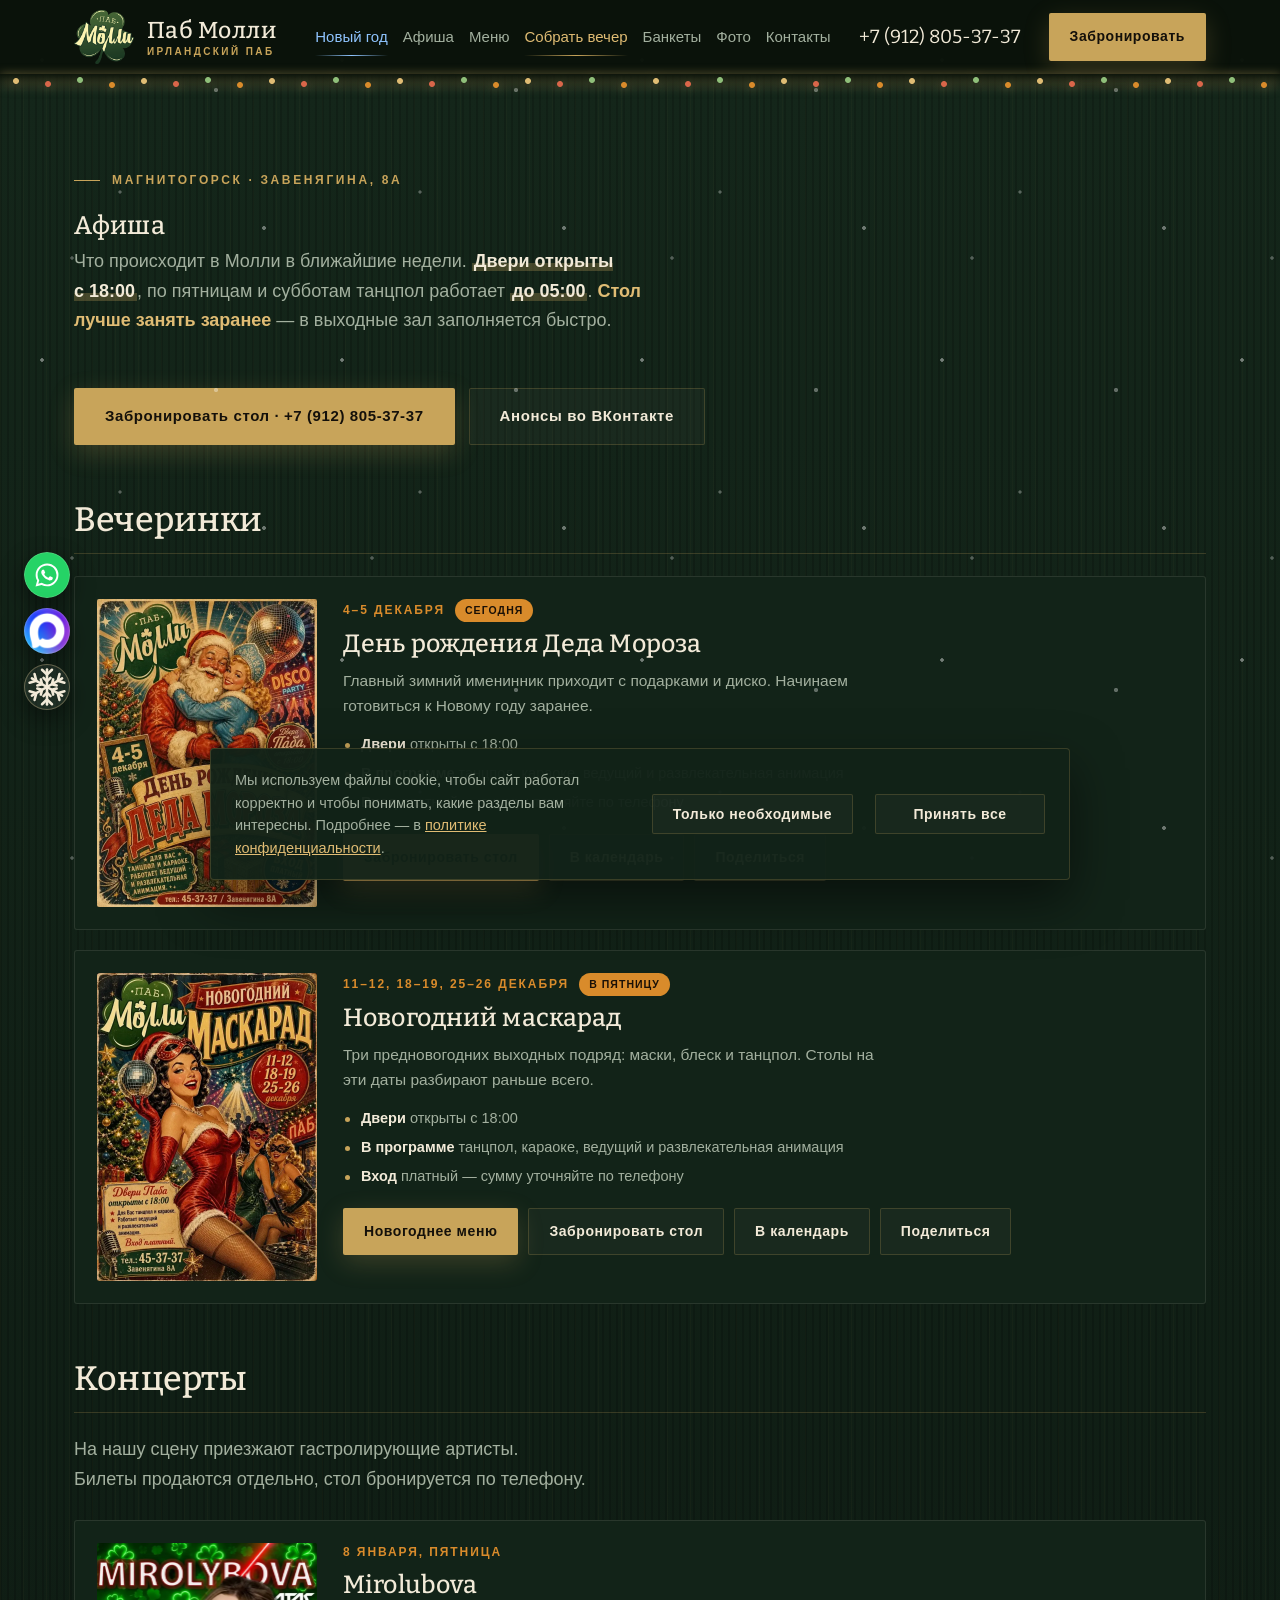
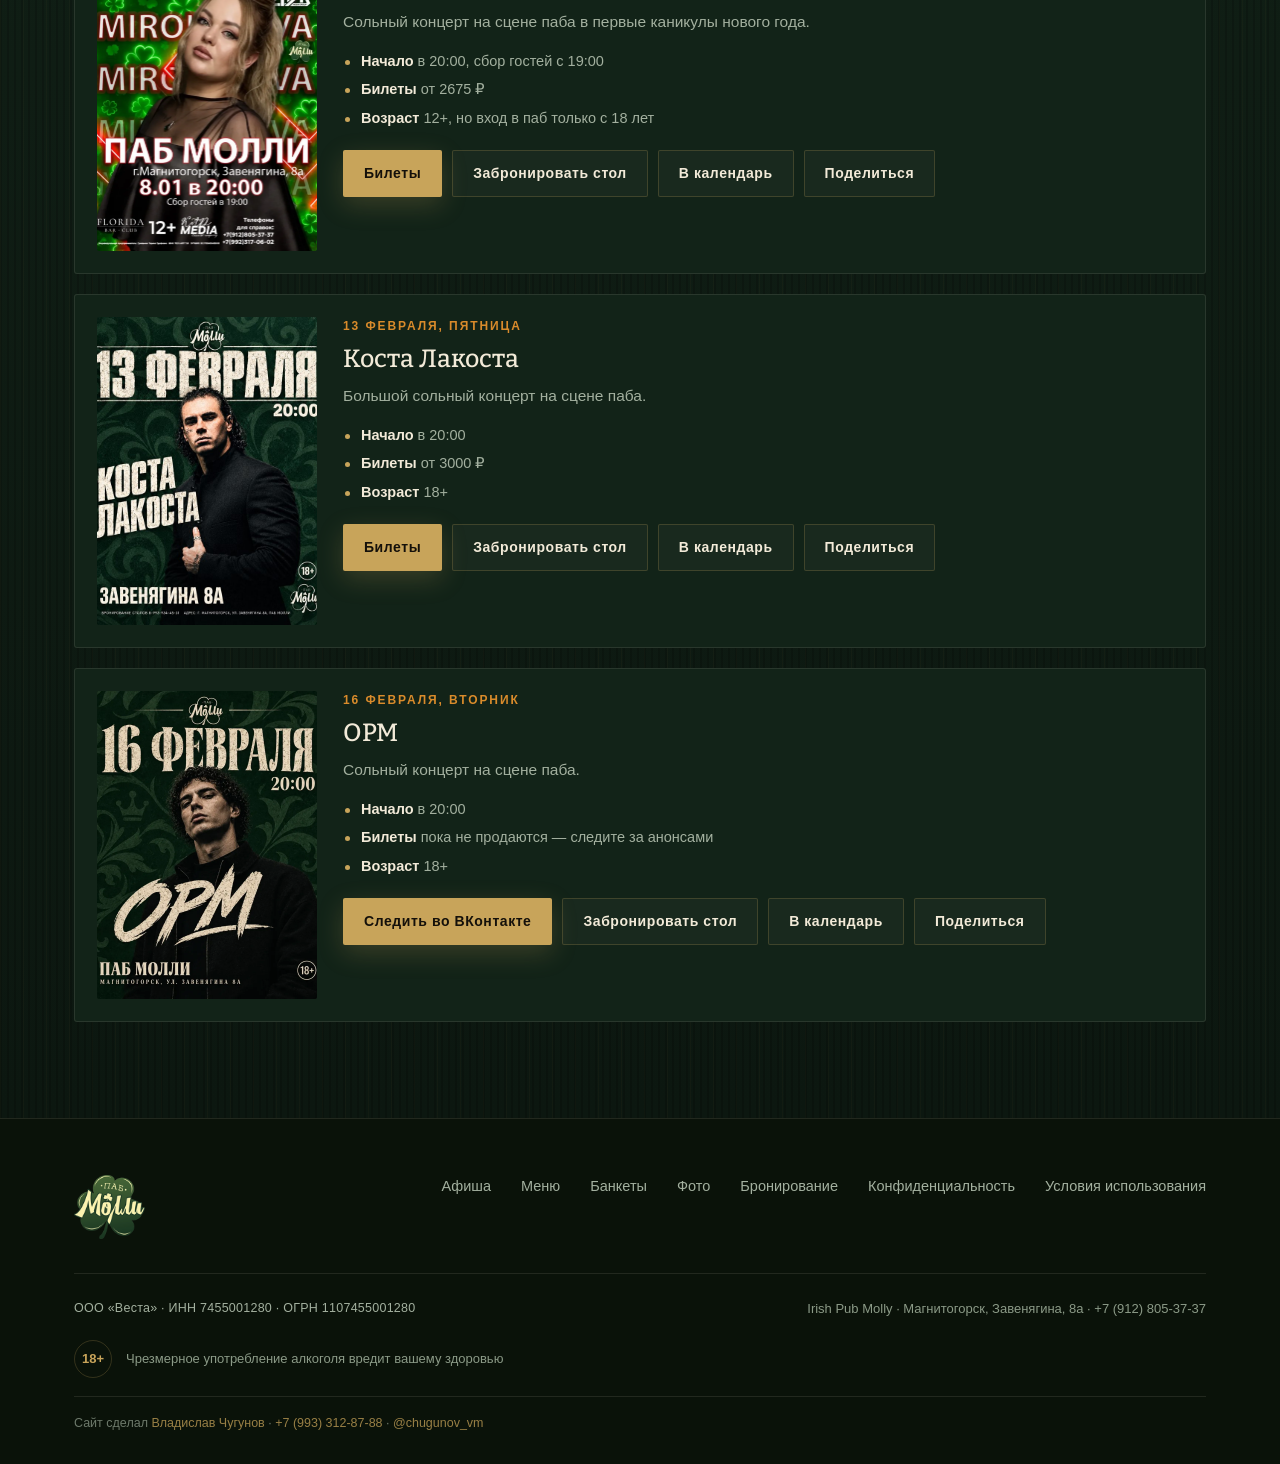
<file: afisha.html>
<!DOCTYPE html>
<html lang="ru">
<head>
<meta charset="UTF-8">
<meta name="viewport" content="width=device-width, initial-scale=1.0">
<title>Афиша — Irish Pub Molly, Магнитогорск</title>
<meta name="description" content="Афиша вечеринок и концертов в ирландском пабе «Молли» в Магнитогорске: живая музыка, караоке, танцпол до 05:00. Завенягина, 8а. Бронь: +7 (912) 805-37-37.">
<link rel="canonical" href="https://pub-molly.ru/afisha.html">
<meta name="theme-color" content="#0d1a12">
<link rel="icon" type="image/png" href="images/favicon.png">
<link rel="apple-touch-icon" href="images/icon-192.png">
<link rel="manifest" href="manifest.json">
<meta name="apple-mobile-web-app-capable" content="yes">
<meta name="apple-mobile-web-app-status-bar-style" content="black-translucent">
<meta name="apple-mobile-web-app-title" content="Паб Молли">
<meta property="og:type" content="website">
<meta property="og:site_name" content="Irish Pub Molly">
<meta property="og:title" content="Афиша паба «Молли» — вечеринки и концерты">
<meta property="og:description" content="Что будет в ближайшие выходные: живая музыка, караоке, танцпол до 05:00. Магнитогорск, Завенягина, 8а.">
<meta property="og:image" content="https://pub-molly.ru/images/og-image.jpg">
<script>document.documentElement.className+=' js';</script>
<link rel="stylesheet" href="style.css">
</head>
<body class="ny">
<a class="skip" href="#main">Перейти к содержимому</a>

<header class="hdr">
  <div class="wrap">
    <a href="index.html" class="logo">
      <img src="images/logo.png" alt="Паб Молли — ирландский паб в Магнитогорске" width="600" height="541">
      <span class="logo-txt"><b>Паб Молли</b><span>Ирландский паб</span></span>
    </a>
    <nav class="nav" id="nav">
      <a href="novyi-god.html" class="nav-ng">Новый год</a>
      <a href="afisha.html">Афиша</a>
      <a href="index.html#menu">Меню</a>
      <a href="vecher.html" class="nav-hit">Собрать вечер</a>
      <a href="index.html#banquet">Банкеты</a>
      <a href="foto.html">Фото</a>
      <a href="index.html#contacts">Контакты</a>
    </nav>
    <a href="tel:+79128053737" class="hdr-phone">+7 (912) 805-37-37</a>
    <a href="index.html#book" class="btn btn-gold btn-sm"><span class="lbl-wide">Забронировать</span><span class="lbl-tight">Бронь</span></a>
    <button class="burger" id="burger" aria-label="Меню" aria-expanded="false"><i></i><i></i><i></i></button>
  </div>
</header>

<main id="main" tabindex="-1">

<section class="sec wood">
  <div class="wrap">
    <div class="sec-head rv">
      <div class="eyebrow">Магнитогорск · Завенягина, 8а</div>
      <h1 data-type>Афиша</h1>
      <p class="lead">Что происходит в Молли в ближайшие недели. <span class="mark">Двери открыты с 18:00</span>, по пятницам и субботам танцпол работает <span class="mark">до 05:00</span>. <span class="mark-amber">Стол лучше занять заранее</span> — в выходные зал заполняется быстро.</p>
    </div>

    <div class="bill-foot rv" style="margin:0 0 46px">
      <a href="tel:+79128053737" class="btn btn-gold">Забронировать стол · +7 (912) 805-37-37</a>
      <a href="https://vk.com/molly174" target="_blank" rel="noopener" class="btn btn-ghost">Анонсы во ВКонтакте</a>
    </div>

    <!-- ================= ВЕЧЕРИНКИ ================= -->
    <h2 class="bill-title rv">Вечеринки</h2>
    <div class="bill-list" id="parties">
      <article class="bill-item" data-from="2026-11-06" data-until="2026-11-07">
        <a class="bill-pic" href="images/afisha-1.webp" target="_blank" rel="noopener">
          <img src="images/afisha-1.webp" loading="lazy" width="880" height="1232" alt="Афиша: Это по-русски! в пабе Молли, 6–7 ноября">
        </a>
        <div class="bill-body">
          <span class="bill-date"><b>6–7 ноября</b><span class="bill-soon" hidden></span></span>
          <h3>Это по-русски!</h3>
          <p class="bill-desc">Самовар, гармонь и песни, которые подхватывает весь зал. Вечер, после которого хочется обняться с соседним столом.</p>
          <ul class="bill-facts">
            <li><b>Двери</b> открыты с 18:00</li>
            <li><b>В программе</b> танцпол, караоке, ведущий и развлекательная анимация</li>
            <li><b>Вход</b> платный — сумму уточняйте по телефону</li>
          </ul>
          <a href="tel:+79128053737" class="btn btn-gold btn-sm">Забронировать стол</a>
        </div>
      </article>

      <article class="bill-item" data-from="2026-11-13" data-until="2026-11-14">
        <a class="bill-pic" href="images/afisha-2.webp" target="_blank" rel="noopener">
          <img src="images/afisha-2.webp" loading="lazy" width="880" height="1232" alt="Афиша: День милиции в пабе Молли, 13–14 ноября">
        </a>
        <div class="bill-body">
          <span class="bill-date"><b>13–14 ноября</b><span class="bill-soon" hidden></span></span>
          <h3>День милиции</h3>
          <p class="bill-desc">Профессиональный праздник отмечаем как положено: «Младший лейтенант» хором, танцпол до закрытия и форма приветствуется.</p>
          <ul class="bill-facts">
            <li><b>Двери</b> открыты с 18:00</li>
            <li><b>В программе</b> танцпол, караоке, ведущий и развлекательная анимация</li>
            <li><b>Вход</b> платный — сумму уточняйте по телефону</li>
          </ul>
          <a href="tel:+79128053737" class="btn btn-gold btn-sm">Забронировать стол</a>
        </div>
      </article>

      <article class="bill-item" data-from="2026-11-20" data-until="2026-11-21">
        <a class="bill-pic" href="images/afisha-3.webp" target="_blank" rel="noopener">
          <img src="images/afisha-3.webp" loading="lazy" width="880" height="1232" alt="Афиша: Ретро дискотека в пабе Молли, 20–21 ноября">
        </a>
        <div class="bill-body">
          <span class="bill-date"><b>20–21 ноября</b><span class="bill-soon" hidden></span></span>
          <h3>Ретро дискотека</h3>
          <p class="bill-desc">Девяностые возвращаются на два вечера: кассеты, тамагочи, лосины и те самые хиты, под которые не сидится.</p>
          <ul class="bill-facts">
            <li><b>Двери</b> открыты с 18:00</li>
            <li><b>В программе</b> хиты 90-х, танцпол, караоке, ведущий</li>
            <li><b>Вход</b> платный — сумму уточняйте по телефону</li>
          </ul>
          <a href="tel:+79128053737" class="btn btn-gold btn-sm">Забронировать стол</a>
        </div>
      </article>

      <article class="bill-item" data-from="2026-11-27" data-until="2026-11-28">
        <a class="bill-pic" href="images/afisha-4.webp" target="_blank" rel="noopener">
          <img src="images/afisha-4.webp" loading="lazy" width="880" height="1232" alt="Афиша: Леопардовая пати в пабе Молли, 27–28 ноября">
        </a>
        <div class="bill-body">
          <span class="bill-date"><b>27–28 ноября</b><span class="bill-soon" hidden></span></span>
          <h3>Леопардовая пати</h3>
          <p class="bill-desc">Дресс-код, который никто не отменял: чем больше леопарда, тем лучше. Два вечера караоке и танцпола.</p>
          <ul class="bill-facts">
            <li><b>Двери</b> открыты с 18:00</li>
            <li><b>В программе</b> танцпол, караоке, ведущий и развлекательная анимация</li>
            <li><b>Вход</b> платный — сумму уточняйте по телефону</li>
          </ul>
          <a href="tel:+79128053737" class="btn btn-gold btn-sm">Забронировать стол</a>
        </div>
      </article>

      <article class="bill-item" data-from="2026-12-04" data-until="2026-12-05">
        <a class="bill-pic" href="images/afisha-5.webp" target="_blank" rel="noopener">
          <img src="images/afisha-5.webp" loading="lazy" width="880" height="1232" alt="Афиша: День рождения Деда Мороза в пабе Молли, 4–5 декабря">
        </a>
        <div class="bill-body">
          <span class="bill-date"><b>4–5 декабря</b><span class="bill-soon" hidden></span></span>
          <h3>День рождения Деда Мороза</h3>
          <p class="bill-desc">Главный зимний именинник приходит с подарками и диско. Начинаем готовиться к Новому году заранее.</p>
          <ul class="bill-facts">
            <li><b>Двери</b> открыты с 18:00</li>
            <li><b>В программе</b> танцпол, караоке, ведущий и развлекательная анимация</li>
            <li><b>Вход</b> платный — сумму уточняйте по телефону</li>
          </ul>
          <a href="tel:+79128053737" class="btn btn-gold btn-sm">Забронировать стол</a>
        </div>
      </article>

      <article class="bill-item" data-from="2026-12-11" data-until="2026-12-26">
        <a class="bill-pic" href="images/afisha-6.webp" target="_blank" rel="noopener">
          <img src="images/afisha-6.webp" loading="lazy" width="880" height="1232" alt="Афиша: Новогодний маскарад в пабе Молли, 11–12, 18–19, 25–26 декабря">
        </a>
        <div class="bill-body">
          <span class="bill-date"><b>11–12, 18–19, 25–26 декабря</b><span class="bill-soon" hidden></span></span>
          <h3>Новогодний маскарад</h3>
          <p class="bill-desc">Три предновогодних выходных подряд: маски, блеск и танцпол. Столы на эти даты разбирают раньше всего.</p>
          <ul class="bill-facts">
            <li><b>Двери</b> открыты с 18:00</li>
            <li><b>В программе</b> танцпол, караоке, ведущий и развлекательная анимация</li>
            <li><b>Вход</b> платный — сумму уточняйте по телефону</li>
          </ul>
          <div class="bill-cta">
            <a href="novyi-god.html" class="btn btn-gold btn-sm">Новогоднее меню</a>
            <a href="tel:+79128053737" class="btn btn-ghost btn-sm">Забронировать стол</a>
          </div>
        </div>
      </article>
    </div>
    <p id="partiesEmpty" class="lead" hidden>Программа на ближайшие даты готовится — следите за анонсами.</p>

    <!-- ================= КОНЦЕРТЫ ================= -->
    <h2 class="bill-title rv">Концерты</h2>
    <p class="lead rv" style="margin-bottom:26px">На нашу сцену приезжают гастролирующие артисты. Билеты продаются отдельно, стол бронируется по телефону.</p>

    <div class="bill-list" id="concerts">








      <article class="bill-item" data-from="2026-11-09" data-until="2026-11-09">
        <a class="bill-pic" href="images/gig-4.jpg" target="_blank" rel="noopener">
          <img src="images/gig-4.jpg" loading="lazy" width="640" height="853" alt="Афиша концерта: «Папин Олимпос» в пабе Молли, 9 ноября">
        </a>
        <div class="bill-body">
          <span class="bill-date"><b>9 ноября, понедельник</b><span class="bill-soon" hidden></span></span>
          <h3>Папин Олимпос</h3>
          <p class="bill-desc">Концерт в рамках тура. Билеты — на Яндекс Афише, на площадке 16+.</p>
          <ul class="bill-facts">
            <li><b>Начало</b> в 19:00</li>
            <li><b>Билеты</b> на Яндекс Афише</li>
            <li><b>Возраст</b> 16+</li>
          </ul>
          <div class="bill-cta">
            <a class="btn btn-ghost btn-sm" href="https://afisha.yandex.ru/magnitogorsk/concert/papin-olimpos-tour" target="_blank" rel="noopener">Билеты</a>
          </div>
        </div>
      </article>

      <article class="bill-item" data-from="2026-11-14" data-until="2026-11-14">
        <a class="bill-pic" href="images/gig-5.jpg" target="_blank" rel="noopener">
          <img src="images/gig-5.jpg" loading="lazy" width="640" height="857" alt="Афиша концерта: «Мураками» в пабе Молли, 14 ноября">
        </a>
        <div class="bill-body">
          <span class="bill-date"><b>14 ноября, суббота</b><span class="bill-soon" hidden></span></span>
          <h3>Мураками</h3>
          <p class="bill-desc">Программа «Невеста хочет… в Москву» — новый альбом и лучшие песни группы.</p>
          <ul class="bill-facts">
            <li><b>Начало</b> в 19:00</li>
            <li><b>Билеты</b> от 1800 ₽</li>
            <li><b>Возраст</b> 18+</li>
          </ul>
          <div class="bill-cta">
            <a href="https://afisha.yandex.ru/magnitogorsk/concert/murakami-nevesta-khochet-12" target="_blank" rel="noopener" class="btn btn-gold btn-sm">Билеты</a>
            <a href="tel:+79128053737" class="btn btn-ghost btn-sm">Забронировать стол</a>
          </div>
        </div>
      </article>

      <article class="bill-item" data-from="2027-01-08" data-until="2027-01-08">
        <a class="bill-pic" href="images/gig-7.webp" target="_blank" rel="noopener">
          <img src="images/gig-7.webp" loading="lazy" width="939" height="1232" alt="Афиша концерта: Mirolubova в пабе Молли, 8 января">
        </a>
        <div class="bill-body">
          <span class="bill-date"><b>8 января, пятница</b><span class="bill-soon" hidden></span></span>
          <h3>Mirolubova</h3>
          <p class="bill-desc">Сольный концерт на сцене паба в первые каникулы нового года.</p>
          <ul class="bill-facts">
            <li><b>Начало</b> в 20:00, сбор гостей с 19:00</li>
            <li><b>Билеты</b> от 2675 ₽</li>
            <li><b>Возраст</b> 12+, но вход в паб только с 18 лет</li>
          </ul>
          <div class="bill-cta">
            <a href="https://magnitogorsk.qtickets.events/275903-mirolubova" target="_blank" rel="noopener" class="btn btn-gold btn-sm">Билеты</a>
            <a href="tel:+79128053737" class="btn btn-ghost btn-sm">Забронировать стол</a>
          </div>
        </div>
      </article>

      <article class="bill-item" data-from="2027-02-13" data-until="2027-02-13">
        <a class="bill-pic" href="images/gig-6.jpg" target="_blank" rel="noopener">
          <img src="images/gig-6.jpg" loading="lazy" width="640" height="826" alt="Афиша концерта: Коста Лакоста в пабе Молли, 13 февраля">
        </a>
        <div class="bill-body">
          <span class="bill-date"><b>13 февраля, пятница</b><span class="bill-soon" hidden></span></span>
          <h3>Коста Лакоста</h3>
          <p class="bill-desc">Большой сольный концерт на сцене паба.</p>
          <ul class="bill-facts">
            <li><b>Начало</b> в 20:00</li>
            <li><b>Билеты</b> от 3000 ₽</li>
            <li><b>Возраст</b> 18+</li>
          </ul>
          <div class="bill-cta">
            <a href="https://afisha.yandex.ru/magnitogorsk/concert/kosta-lakosta-tour" target="_blank" rel="noopener" class="btn btn-gold btn-sm">Билеты</a>
            <a href="tel:+79128053737" class="btn btn-ghost btn-sm">Забронировать стол</a>
          </div>
        </div>
      </article>

      <article class="bill-item" data-from="2027-02-16" data-until="2027-02-16">
        <a class="bill-pic" href="images/gig-8.webp" target="_blank" rel="noopener">
          <img src="images/gig-8.webp" loading="lazy" width="944" height="1232" alt="Афиша концерта: ОРМ в пабе Молли, 16 февраля">
        </a>
        <div class="bill-body">
          <span class="bill-date"><b>16 февраля, вторник</b><span class="bill-soon" hidden></span></span>
          <h3>ОРМ</h3>
          <p class="bill-desc">Сольный концерт на сцене паба.</p>
          <ul class="bill-facts">
            <li><b>Начало</b> в 20:00</li>
            <li><b>Билеты</b> пока не продаются — следите за анонсами</li>
            <li><b>Возраст</b> 18+</li>
          </ul>
          <div class="bill-cta">
            <a href="https://vk.com/molly174" target="_blank" rel="noopener" class="btn btn-gold btn-sm">Следить во ВКонтакте</a>
            <a href="tel:+79128053737" class="btn btn-ghost btn-sm">Забронировать стол</a>
          </div>
        </div>
      </article>

    </div>
    <p id="concertsEmpty" class="lead" hidden>Ближайшие концерты объявим — следите за анонсами.</p>


  </div>
</section>

</main>

<footer class="ftr">
  <div class="wrap">
    <div class="ftr-top">
      <a href="index.html" class="logo">
        <img src="images/logo.png" alt="Паб Молли" width="600" height="541">
      </a>
      <nav class="ftr-nav">
        <a href="afisha.html">Афиша</a>
        <a href="index.html#menu">Меню</a>
        <a href="index.html#banquet">Банкеты</a>
        <a href="foto.html">Фото</a>
        <a href="index.html#book">Бронирование</a>
        <a href="politika.html">Конфиденциальность</a>
        <a href="usloviya.html">Условия использования</a>
      </nav>
    </div>
    <div class="ftr-bot">
      <div class="ftr-legal">ООО «Веста» · ИНН 7455001280 · ОГРН 1107455001280</div>
      <div>Irish Pub Molly · Магнитогорск, Завенягина, 8а · <a href="tel:+79128053737">+7 (912) 805-37-37</a></div>
      <div style="display:flex;align-items:center;gap:14px">
        <span class="age">18+</span>
        <span>Чрезмерное употребление алкоголя вредит вашему здоровью</span>
      </div>
    </div>

      <div class="ftr-author">
        Сайт сделал <a href="https://vk.ru/chugunov_vm" target="_blank" rel="noopener">Владислав Чугунов</a> ·
        <a href="tel:+79933128788">+7 (993) 312-87-88</a> ·
        <a href="https://t.me/chugunov_vm" target="_blank" rel="noopener">@chugunov_vm</a>
      </div>
  </div>
</footer>

<!-- быстрая связь: кружки мессенджеров -->
<div class="mess" aria-label="Написать в мессенджер">
  <a class="mess-a mess-wa" href="https://wa.me/79512375768" target="_blank" rel="noopener"
     aria-label="Написать в WhatsApp" title="Написать в WhatsApp">
    <svg viewBox="0 0 48 48" width="46" height="46" aria-hidden="true" focusable="false">
      <circle cx="24" cy="24" r="24" fill="#25d366"/>
      <path fill="#fff" transform="translate(12 12)"
            d="M17.472 14.382c-.297-.149-1.758-.867-2.03-.967-.273-.099-.471-.148-.67.15-.197.297-.767.966-.94 1.164-.173.199-.347.223-.644.075-.297-.15-1.255-.463-2.39-1.475-.883-.788-1.48-1.761-1.653-2.059-.173-.297-.018-.458.13-.606.134-.133.298-.347.446-.52.149-.174.198-.298.298-.497.099-.198.05-.371-.025-.52-.075-.149-.669-1.612-.916-2.207-.242-.579-.487-.5-.669-.51a12.8 12.8 0 0 0-.57-.01c-.198 0-.52.074-.792.372-.272.297-1.04 1.016-1.04 2.479 0 1.462 1.065 2.875 1.213 3.074.149.198 2.096 3.2 5.077 4.487.709.306 1.262.489 1.694.625.712.227 1.36.195 1.871.118.571-.085 1.758-.719 2.006-1.413.248-.694.248-1.289.173-1.413-.074-.124-.272-.198-.57-.347m-5.421 7.403h-.004a9.87 9.87 0 0 1-5.031-1.378l-.361-.214-3.741.982.998-3.648-.235-.374a9.86 9.86 0 0 1-1.51-5.26c.001-5.45 4.436-9.884 9.888-9.884 2.64 0 5.122 1.03 6.988 2.898a9.825 9.825 0 0 1 2.893 6.994c-.003 5.45-4.437 9.884-9.885 9.884m8.413-18.297A11.815 11.815 0 0 0 12.05 0C5.495 0 .16 5.335.157 11.892c0 2.096.547 4.142 1.588 5.945L.057 24l6.305-1.654a11.882 11.882 0 0 0 5.683 1.448h.005c6.554 0 11.89-5.335 11.893-11.893a11.821 11.821 0 0 0-3.48-8.413"/>
    </svg>
  </a>
  <a class="mess-a mess-max" href="https://max.ru/u/f9LHodD0cOLgR62AVIn61KujoXjF2AZY_bRdFugIIzn5IYOP0ItpA5j-_cw" target="_blank" rel="noopener"
     aria-label="Написать в MAX" title="Написать в MAX">
    <img src="images/max.png" alt="" width="46" height="46">
  </a>
</div>


<script>
(function(){
  /* мобильное меню */
  var burger=document.getElementById('burger'), nav=document.getElementById('nav');
  burger.addEventListener('click',function(){
    var open=nav.classList.toggle('on');
    burger.classList.toggle('on',open);
    burger.setAttribute('aria-expanded',open?'true':'false');
  });

  /* появление блоков */
  var items=document.querySelectorAll('.rv');
  function showAll(){for(var i=0;i<items.length;i++){items[i].classList.add('in')}}
  if('IntersectionObserver' in window){
    var io=new IntersectionObserver(function(es){
      es.forEach(function(e){if(e.isIntersecting){e.target.classList.add('in');io.unobserve(e.target)}});
    },{threshold:.08,rootMargin:'0px 0px -40px 0px'});
    [].forEach.call(items,function(el){io.observe(el)});
    setTimeout(function(){if(!document.querySelector('.rv.in'))showAll()},2200);
  }else{showAll()}

  /* прошедшее убираем, ближайшее подписываем «сегодня» и «завтра» */
    /* Дату считаем по Магнитогорску (UTC+5), а не по часам гостя: иначе
     у человека из другого пояса событие пропадало бы из афиши на день
     раньше или висело лишний день. */
  function времяПаба(){ var d=new Date(); return new Date(d.getTime()+(d.getTimezoneOffset()+300)*60000); }
  var today=времяПаба(); today.setHours(0,0,0,0);
  var DAYS=['в воскресенье','в понедельник','во вторник','в среду','в четверг','в пятницу','в субботу'];

  function parse(d){var p=d.split('-');return new Date(+p[0],+p[1]-1,+p[2])}

  function clean(listId, emptyId){
    var box=document.getElementById(listId);
    if(!box)return;
    var left=0;
    [].forEach.call(box.querySelectorAll('.bill-item'),function(el){
      var until=el.getAttribute('data-until');
      if(until && parse(until)<today){ el.remove(); return; }
      left++;
      var from=el.getAttribute('data-from')||until;
      if(!from)return;
      var days=Math.round((parse(from)-today)/86400000);
      var mark=el.querySelector('.bill-soon');
      if(!mark)return;
      if(days<=0)      mark.textContent='сегодня';
      else if(days===1)mark.textContent='завтра';
      else if(days<7)  mark.textContent=DAYS[parse(from).getDay()];
      else return;
      mark.hidden=false;
    });
    if(!left){
      box.hidden=true;
      var msg=document.getElementById(emptyId);
      if(msg)msg.hidden=false;
    }
  }
  clean('parties','partiesEmpty');
  clean('concerts','concertsEmpty');
})();
</script>
<script src="event-extras.js" defer></script>
<script src="anons.js" defer></script>
<script src="cookie.js" defer></script>
<script src="sneg.js" defer></script>
<script src="type.js" defer></script>
<script src="install.js" defer></script>
</body>
</html>
</file>
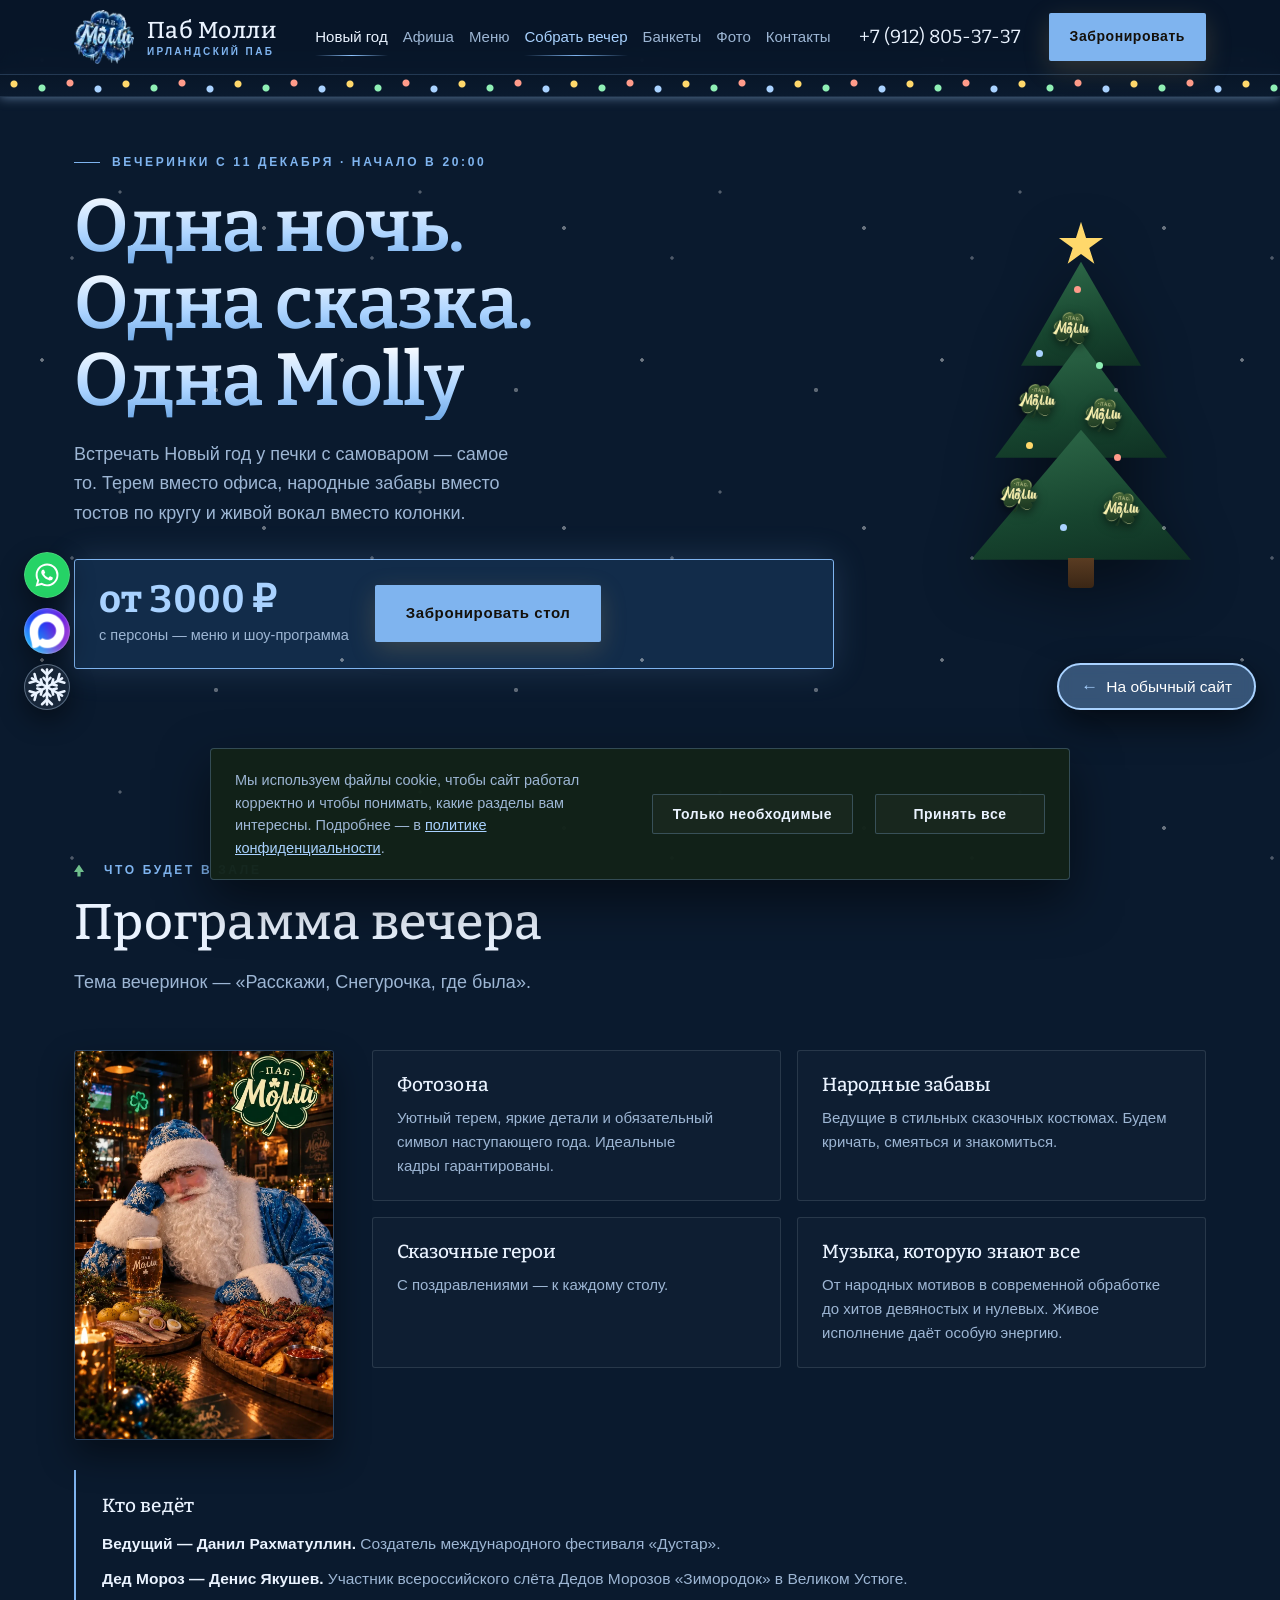
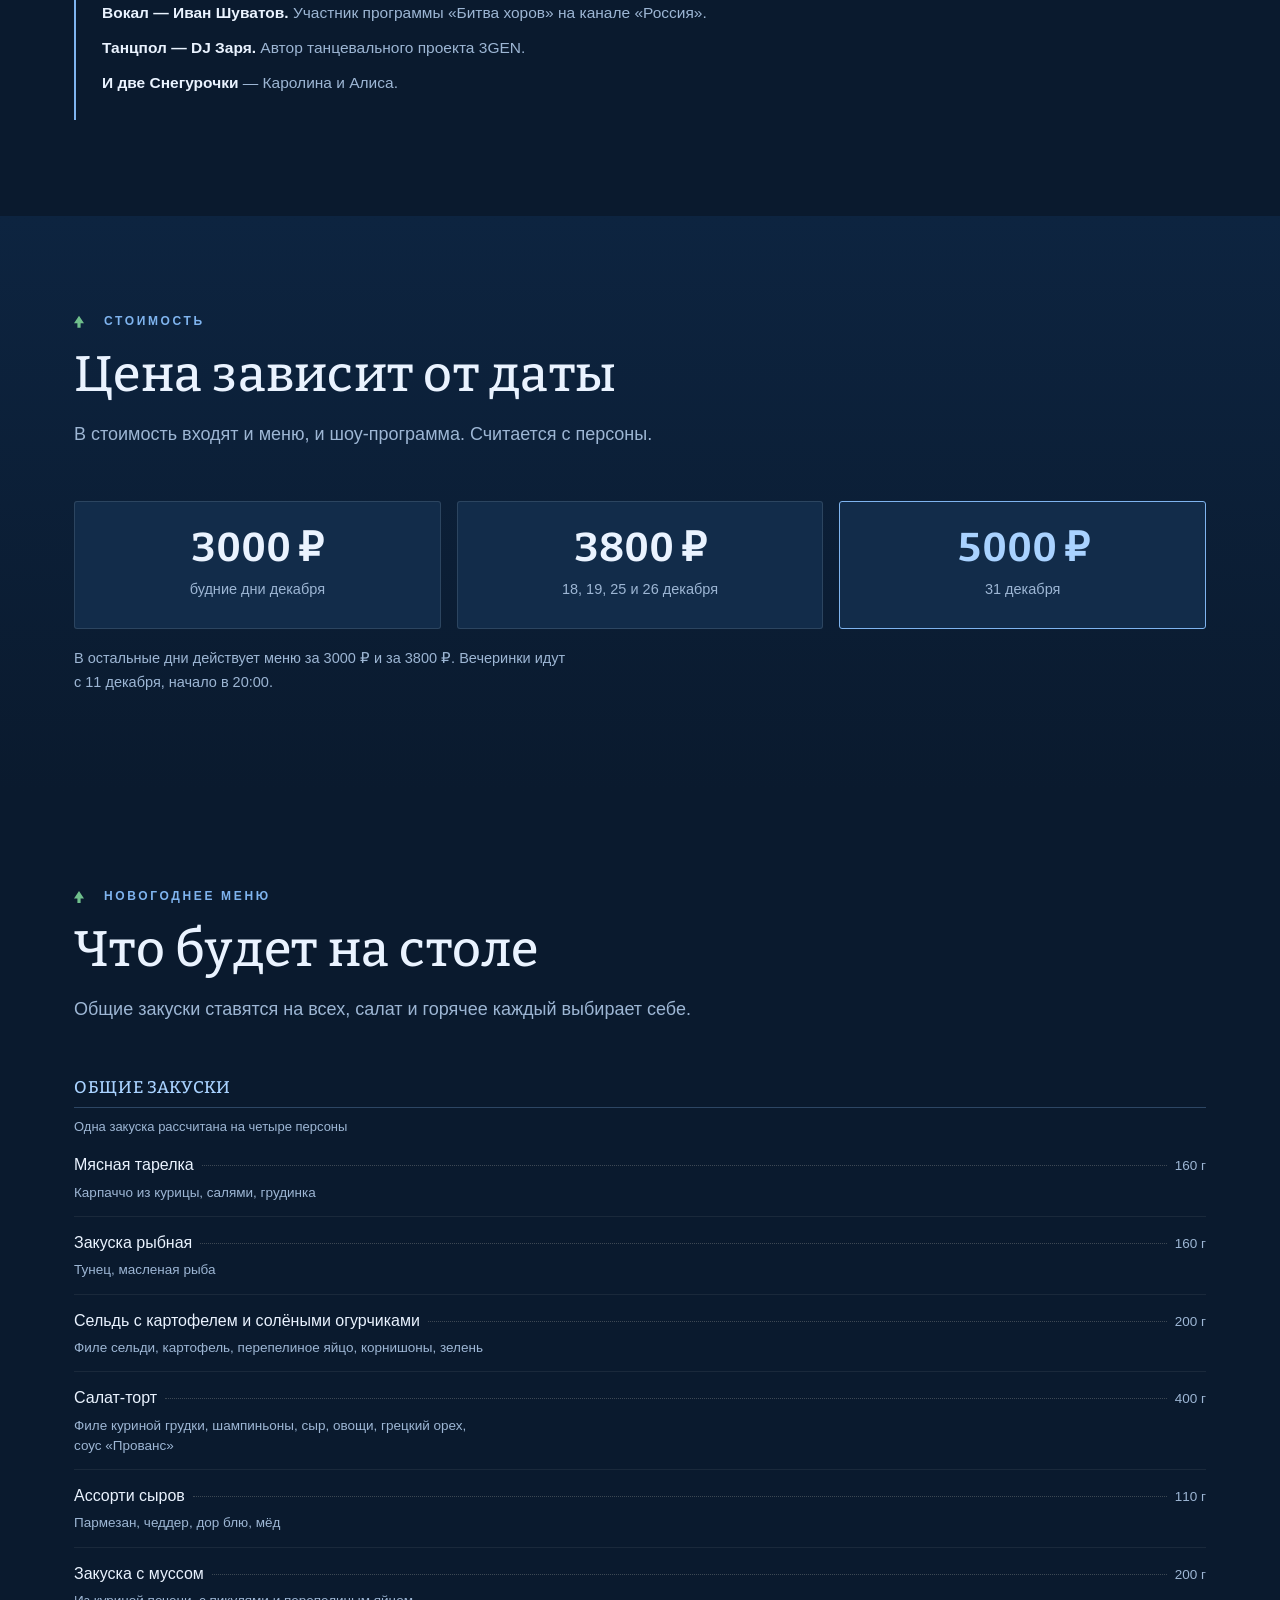
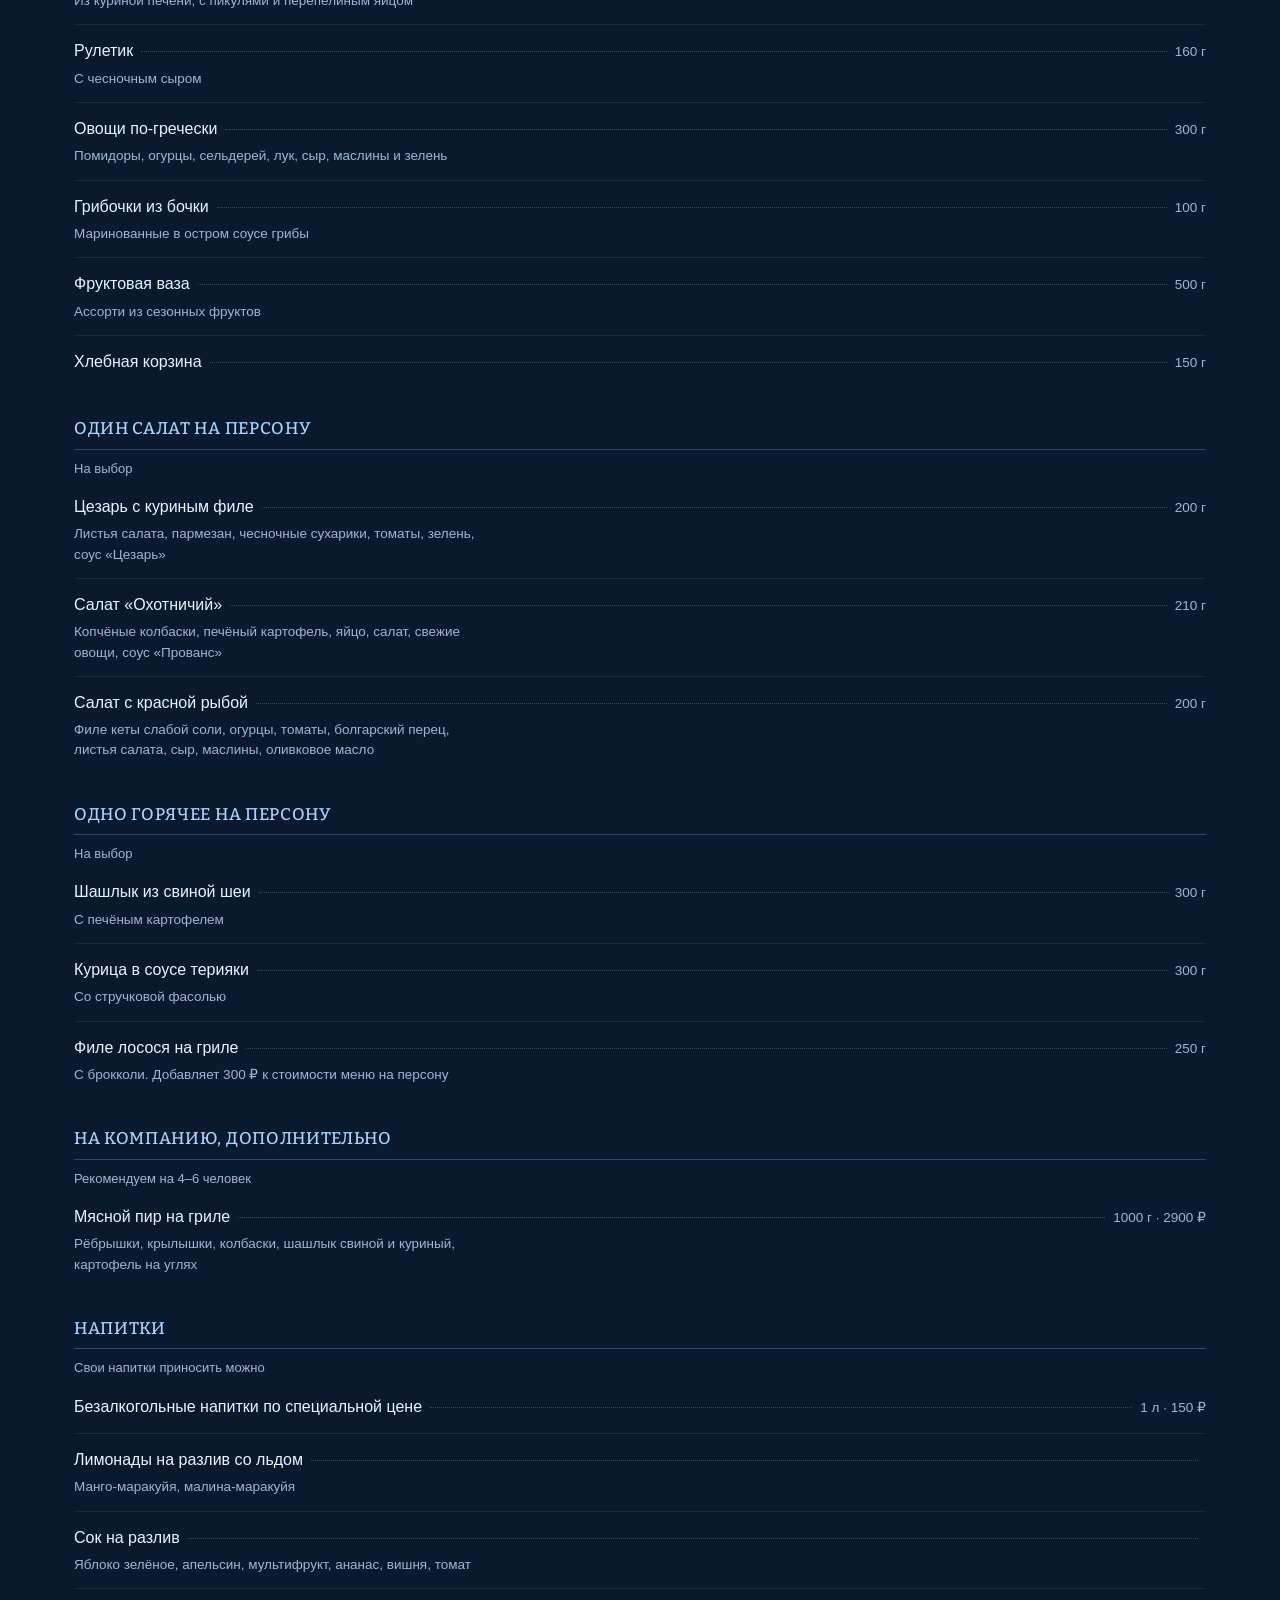
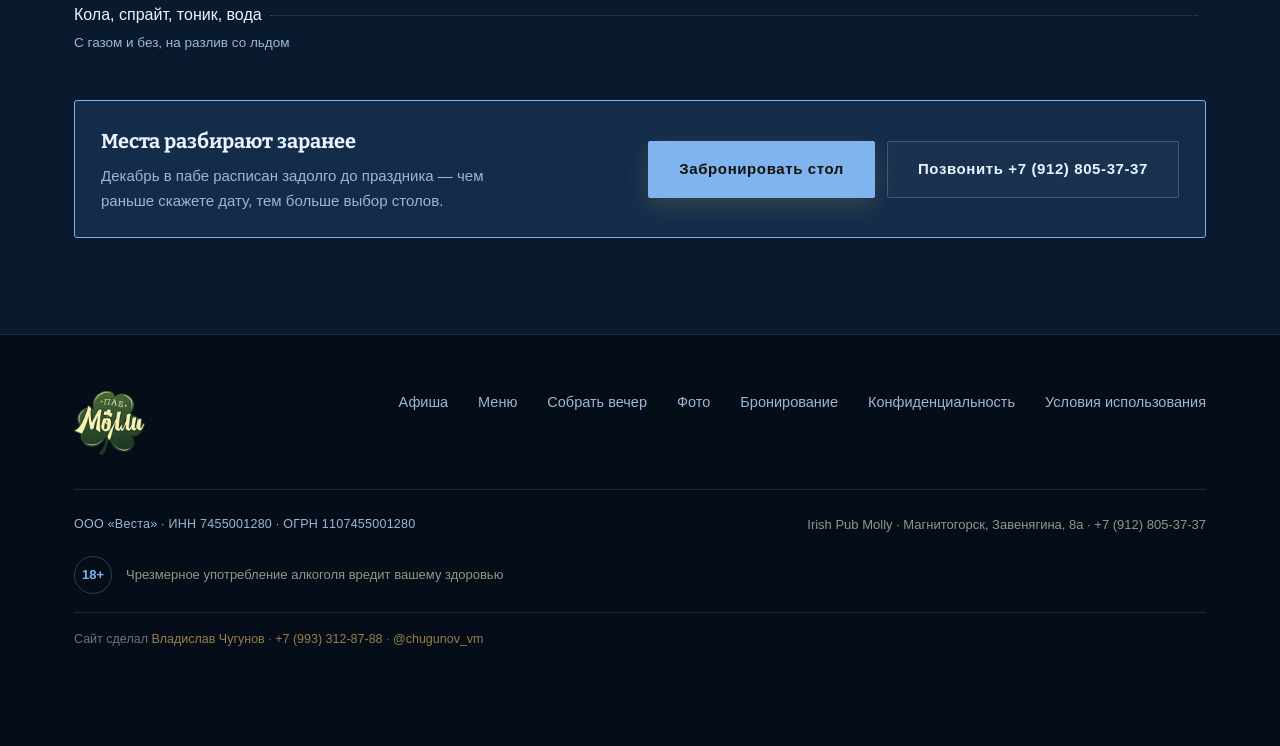
<file: novyi-god.html>
<!DOCTYPE html>
<html lang="ru">
<head>
<meta charset="UTF-8">
<meta name="viewport" content="width=device-width, initial-scale=1.0">
<title>Новогоднее меню и вечеринки — Irish Pub Molly</title>
<meta name="description" content="Новогодние вечеринки в пабе «Молли» с 11 декабря: шоу-программа «Расскажи, Снегурочка, где была», ведущий, Дед Мороз, живой вокал. Меню от 3000 ₽ с персоны. Магнитогорск, Завенягина, 8а.">
<link rel="canonical" href="https://pub-molly.ru/novyi-god.html">
<meta property="og:type" content="website">
<meta property="og:site_name" content="Irish Pub Molly">
<meta property="og:locale" content="ru_RU">
<meta property="og:title" content="Новогоднее меню и вечеринки — Irish Pub Molly">
<meta property="og:description" content="Вечеринки с 11 декабря, шоу-программа «Расскажи, Снегурочка, где была», меню от 3000 ₽ с персоны. Магнитогорск, Завенягина, 8а.">
<meta property="og:url" content="https://pub-molly.ru/novyi-god.html">
<meta property="og:image" content="https://pub-molly.ru/images/og-image.jpg">
<meta property="og:image:width" content="1200">
<meta property="og:image:height" content="630">
<meta name="theme-color" content="#0a1a2e">
<link rel="icon" type="image/png" href="images/favicon.png">
<link rel="apple-touch-icon" href="images/icon-192.png">
<link rel="manifest" href="manifest.json">
<meta name="apple-mobile-web-app-capable" content="yes">
<meta name="apple-mobile-web-app-status-bar-style" content="black-translucent">
<meta name="apple-mobile-web-app-title" content="Паб Молли">
<script>document.documentElement.className+=' js';</script>
<link rel="stylesheet" href="style.css">
</head>
<body class="ng ny">
<a class="skip" href="#main">Перейти к содержимому</a>

<header class="hdr">
  <div class="wrap">
    <a href="index.html" class="logo">
      <picture>
        <source srcset="images/logo-ng.webp" type="image/webp">
        <img src="images/logo.png" alt="Паб Молли — ирландский паб в Магнитогорске" width="132" height="119">
      </picture>
      <span class="logo-txt"><b>Паб Молли</b><span>Ирландский паб</span></span>
    </a>
    <nav class="nav" id="nav">
      <a href="novyi-god.html" class="nav-ng">Новый год</a>
      <a href="afisha.html">Афиша</a>
      <a href="index.html#menu">Меню</a>
      <a href="vecher.html" class="nav-hit">Собрать вечер</a>
      <a href="index.html#banquet">Банкеты</a>
      <a href="foto.html">Фото</a>
      <a href="index.html#contacts">Контакты</a>
    </nav>
    <a href="tel:+79128053737" class="hdr-phone">+7&nbsp;(912)&nbsp;805-37-37</a>
    <a href="index.html#book" class="btn btn-gold btn-sm"><span class="lbl-wide">Забронировать</span><span class="lbl-tight">Бронь</span></a>
    <button class="burger" id="burger" aria-label="Меню" aria-expanded="false"><i></i><i></i><i></i></button>
  </div>
</header>

<main id="main" tabindex="-1">

<!-- ================= ШАПКА НОВОГО ГОДА ================= -->
<div class="ng-garland" aria-hidden="true"></div>

<section class="sec ng-hero">
  <div class="wrap">
    <div class="ng-hero-row">
      <div class="ng-head rv">
        <div class="eyebrow">Вечеринки с&nbsp;11 декабря · начало в&nbsp;20:00</div>
        <h1 data-type>Одна ночь.<br>Одна сказка.<br>Одна Molly</h1>
        <p class="lead">Встречать Новый год у&nbsp;печки с&nbsp;самоваром — самое то. Терем вместо офиса, народные забавы вместо тостов по&nbsp;кругу и&nbsp;живой вокал вместо колонки.</p>
        <div class="ng-price">
          <div>
            <b>от 3000 ₽</b>
            <span>с персоны — меню и шоу-программа</span>
          </div>
          <a href="index.html#book" class="btn btn-gold">Забронировать стол</a>
        </div>
      </div>
      <div class="ng-tree" aria-hidden="true">
        <span class="ng-star"></span>
        <span class="ng-tier ng-tier-1"></span>
        <span class="ng-tier ng-tier-2"></span>
        <span class="ng-tier ng-tier-3"></span>
        <span class="ng-trunk"></span>
        <img class="ng-ball b1" src="images/logo.png" alt="" width="38" height="34" loading="lazy">
        <img class="ng-ball b2" src="images/logo.png" alt="" width="38" height="34" loading="lazy">
        <img class="ng-ball b3" src="images/logo.png" alt="" width="38" height="34" loading="lazy">
        <img class="ng-ball b4" src="images/logo.png" alt="" width="38" height="34" loading="lazy">
        <img class="ng-ball b5" src="images/logo.png" alt="" width="38" height="34" loading="lazy">
        <i class="ng-dot d1"></i>
        <i class="ng-dot d2"></i>
        <i class="ng-dot d3"></i>
        <i class="ng-dot d4"></i>
        <i class="ng-dot d5"></i>
        <i class="ng-dot d6"></i>
      </div>
    </div>
  </div>
</section>

<!-- ================= ПРОГРАММА ================= -->
<section class="sec">
  <div class="wrap">
    <div class="sec-head rv">
      <div class="eyebrow">Что будет в зале</div>
      <h2 data-type>Программа вечера</h2>
      <p class="lead">Тема вечеринок — «Расскажи, Снегурочка, где была».</p>
    </div>

    <div class="ng-side">
      <div class="ng-prog-photo">
        <img src="images/ded-moroz.webp" alt="Дед Мороз за новогодним столом в пабе «Молли»" width="1012" height="1555" loading="lazy">
      </div>
      <div class="ng-prog rv">
        <div class="ng-card">
          <h3>Фотозона</h3>
          <p>Уютный терем, яркие детали и&nbsp;обязательный символ наступающего года. Идеальные кадры гарантированы.</p>
        </div>
        <div class="ng-card">
          <h3>Народные забавы</h3>
          <p>Ведущие в&nbsp;стильных сказочных костюмах. Будем кричать, смеяться и&nbsp;знакомиться.</p>
        </div>
        <div class="ng-card">
          <h3>Сказочные герои</h3>
          <p>С&nbsp;поздравлениями — к&nbsp;каждому столу.</p>
        </div>
        <div class="ng-card">
          <h3>Музыка, которую знают все</h3>
          <p>От народных мотивов в&nbsp;современной обработке до&nbsp;хитов девяностых и&nbsp;нулевых. Живое исполнение даёт особую энергию.</p>
        </div>
      </div>
    </div>

    <div class="ng-cast rv">
      <h3>Кто ведёт</h3>
      <ul>
        <li><b>Ведущий — Данил Рахматуллин.</b> Создатель международного фестиваля «Дустар».</li>
        <li><b>Дед Мороз — Денис Якушев.</b> Участник всероссийского слёта Дедов Морозов «Зимородок» в&nbsp;Великом Устюге.</li>
        <li><b>Вокал — Иван Шуватов.</b> Участник программы «Битва хоров» на&nbsp;канале «Россия».</li>
        <li><b>Танцпол — DJ&nbsp;Заря.</b> Автор танцевального проекта 3GEN.</li>
        <li><b>И две Снегурочки</b> — Каролина и&nbsp;Алиса.</li>
      </ul>
    </div>
  </div>
</section>

<!-- ================= ЦЕНЫ ПО ДАТАМ ================= -->
<section class="sec wood">
  <div class="wrap">
    <div class="sec-head rv">
      <div class="eyebrow">Стоимость</div>
      <h2 data-type>Цена зависит от&nbsp;даты</h2>
      <p class="lead">В стоимость входят и&nbsp;меню, и&nbsp;шоу-программа. Считается с&nbsp;персоны.</p>
    </div>

    <div class="ng-dates rv">
      <div class="ng-date">
        <b>3000 ₽</b>
        <span>будние дни декабря</span>
      </div>
      <div class="ng-date">
        <b>3800 ₽</b>
        <span>18, 19, 25 и 26 декабря</span>
      </div>
      <div class="ng-date ng-date-hit">
        <b>5000 ₽</b>
        <span>31 декабря</span>
      </div>
    </div>
    <p class="ng-fine rv">В остальные дни действует меню за&nbsp;3000&nbsp;₽ и&nbsp;за&nbsp;3800&nbsp;₽. Вечеринки идут с&nbsp;11 декабря, начало в&nbsp;20:00.</p>
  </div>
</section>

<!-- ================= МЕНЮ ================= -->
<section class="sec">
  <div class="wrap">
    <div class="sec-head rv">
      <div class="eyebrow">Новогоднее меню</div>
      <h2 data-type>Что будет на&nbsp;столе</h2>
      <p class="lead">Общие закуски ставятся на&nbsp;всех, салат и&nbsp;горячее каждый выбирает себе.</p>
    </div>

    <div class="bq-menu rv">

      <div class="bq-group">
        <h3>Общие закуски</h3>
        <p class="bq-note">Одна закуска рассчитана на четыре персоны</p>
        <ul>
          <li>
            <div class="bq-top"><span class="bq-name">Мясная тарелка</span><span class="bq-dots"></span><span class="bq-out">160 г</span></div>
            <p class="bq-desc">Карпаччо из курицы, салями, грудинка</p>
          </li>
          <li>
            <div class="bq-top"><span class="bq-name">Закуска рыбная</span><span class="bq-dots"></span><span class="bq-out">160 г</span></div>
            <p class="bq-desc">Тунец, масленая рыба</p>
          </li>
          <li>
            <div class="bq-top"><span class="bq-name">Сельдь с картофелем и солёными огурчиками</span><span class="bq-dots"></span><span class="bq-out">200 г</span></div>
            <p class="bq-desc">Филе сельди, картофель, перепелиное яйцо, корнишоны, зелень</p>
          </li>
          <li>
            <div class="bq-top"><span class="bq-name">Салат-торт</span><span class="bq-dots"></span><span class="bq-out">400 г</span></div>
            <p class="bq-desc">Филе куриной грудки, шампиньоны, сыр, овощи, грецкий орех, соус «Прованс»</p>
          </li>
          <li>
            <div class="bq-top"><span class="bq-name">Ассорти сыров</span><span class="bq-dots"></span><span class="bq-out">110 г</span></div>
            <p class="bq-desc">Пармезан, чеддер, дор блю, мёд</p>
          </li>
          <li>
            <div class="bq-top"><span class="bq-name">Закуска с муссом</span><span class="bq-dots"></span><span class="bq-out">200 г</span></div>
            <p class="bq-desc">Из куриной печени, с пикулями и перепелиным яйцом</p>
          </li>
          <li>
            <div class="bq-top"><span class="bq-name">Рулетик</span><span class="bq-dots"></span><span class="bq-out">160 г</span></div>
            <p class="bq-desc">С чесночным сыром</p>
          </li>
          <li>
            <div class="bq-top"><span class="bq-name">Овощи по-гречески</span><span class="bq-dots"></span><span class="bq-out">300 г</span></div>
            <p class="bq-desc">Помидоры, огурцы, сельдерей, лук, сыр, маслины и зелень</p>
          </li>
          <li>
            <div class="bq-top"><span class="bq-name">Грибочки из бочки</span><span class="bq-dots"></span><span class="bq-out">100 г</span></div>
            <p class="bq-desc">Маринованные в остром соусе грибы</p>
          </li>
          <li>
            <div class="bq-top"><span class="bq-name">Фруктовая ваза</span><span class="bq-dots"></span><span class="bq-out">500 г</span></div>
            <p class="bq-desc">Ассорти из сезонных фруктов</p>
          </li>
          <li>
            <div class="bq-top"><span class="bq-name">Хлебная корзина</span><span class="bq-dots"></span><span class="bq-out">150 г</span></div>
          </li>
        </ul>
      </div>

      <div class="bq-group">
        <h3>Один салат на персону</h3>
        <p class="bq-note">На выбор</p>
        <ul>
          <li>
            <div class="bq-top"><span class="bq-name">Цезарь с куриным филе</span><span class="bq-dots"></span><span class="bq-out">200 г</span></div>
            <p class="bq-desc">Листья салата, пармезан, чесночные сухарики, томаты, зелень, соус «Цезарь»</p>
          </li>
          <li>
            <div class="bq-top"><span class="bq-name">Салат «Охотничий»</span><span class="bq-dots"></span><span class="bq-out">210 г</span></div>
            <p class="bq-desc">Копчёные колбаски, печёный картофель, яйцо, салат, свежие овощи, соус «Прованс»</p>
          </li>
          <li>
            <div class="bq-top"><span class="bq-name">Салат с красной рыбой</span><span class="bq-dots"></span><span class="bq-out">200 г</span></div>
            <p class="bq-desc">Филе кеты слабой соли, огурцы, томаты, болгарский перец, листья салата, сыр, маслины, оливковое масло</p>
          </li>
        </ul>
      </div>

      <div class="bq-group">
        <h3>Одно горячее на персону</h3>
        <p class="bq-note">На выбор</p>
        <ul>
          <li>
            <div class="bq-top"><span class="bq-name">Шашлык из свиной шеи</span><span class="bq-dots"></span><span class="bq-out">300 г</span></div>
            <p class="bq-desc">С печёным картофелем</p>
          </li>
          <li>
            <div class="bq-top"><span class="bq-name">Курица в соусе терияки</span><span class="bq-dots"></span><span class="bq-out">300 г</span></div>
            <p class="bq-desc">Со стручковой фасолью</p>
          </li>
          <li>
            <div class="bq-top"><span class="bq-name">Филе лосося на гриле</span><span class="bq-dots"></span><span class="bq-out">250 г</span></div>
            <p class="bq-desc">С брокколи. Добавляет 300 ₽ к стоимости меню на персону</p>
          </li>
        </ul>
      </div>

      <div class="bq-group">
        <h3>На компанию, дополнительно</h3>
        <p class="bq-note">Рекомендуем на 4–6 человек</p>
        <ul>
          <li>
            <div class="bq-top"><span class="bq-name">Мясной пир на гриле</span><span class="bq-dots"></span><span class="bq-out">1000 г · 2900 ₽</span></div>
            <p class="bq-desc">Рёбрышки, крылышки, колбаски, шашлык свиной и куриный, картофель на углях</p>
          </li>
        </ul>
      </div>

      <div class="bq-group">
        <h3>Напитки</h3>
        <p class="bq-note">Свои напитки приносить можно</p>
        <ul>
          <li>
            <div class="bq-top"><span class="bq-name">Безалкогольные напитки по специальной цене</span><span class="bq-dots"></span><span class="bq-out">1 л · 150 ₽</span></div>
          </li>
          <li>
            <div class="bq-top"><span class="bq-name">Лимонады на разлив со льдом</span><span class="bq-dots"></span><span class="bq-out"></span></div>
            <p class="bq-desc">Манго-маракуйя, малина-маракуйя</p>
          </li>
          <li>
            <div class="bq-top"><span class="bq-name">Сок на разлив</span><span class="bq-dots"></span><span class="bq-out"></span></div>
            <p class="bq-desc">Яблоко зелёное, апельсин, мультифрукт, ананас, вишня, томат</p>
          </li>
          <li>
            <div class="bq-top"><span class="bq-name">Кола, спрайт, тоник, вода</span><span class="bq-dots"></span><span class="bq-out"></span></div>
            <p class="bq-desc">С газом и без, на разлив со льдом</p>
          </li>
        </ul>
      </div>

    </div>

    <div class="ng-cta rv">
      <div>
        <b>Места разбирают заранее</b>
        <span>Декабрь в пабе расписан задолго до праздника — чем раньше скажете дату, тем больше выбор столов.</span>
      </div>
      <div class="ng-cta-btns">
        <a href="index.html#book" class="btn btn-gold">Забронировать стол</a>
        <a href="tel:+79128053737" class="btn btn-ghost">Позвонить +7&nbsp;(912)&nbsp;805-37-37</a>
      </div>
    </div>
  </div>
</section>

</main>

<footer class="ftr">
  <div class="wrap">
    <div class="ftr-top">
      <a href="index.html" class="logo">
        <img src="images/logo.png" alt="Паб Молли" width="600" height="541">
      </a>
      <nav class="ftr-nav">
        <a href="afisha.html">Афиша</a>
        <a href="index.html#menu">Меню</a>
        <a href="vecher.html" class="nav-hit">Собрать вечер</a>
        <a href="foto.html">Фото</a>
        <a href="index.html#book">Бронирование</a>
        <a href="politika.html">Конфиденциальность</a>
        <a href="usloviya.html">Условия использования</a>
      </nav>
    </div>
    <div class="ftr-bot">
      <div class="ftr-legal">ООО «Веста» · ИНН 7455001280 · ОГРН 1107455001280</div>
      <div>Irish Pub Molly · Магнитогорск, Завенягина, 8а · <a href="tel:+79128053737">+7&nbsp;(912)&nbsp;805-37-37</a></div>
      <div style="display:flex;align-items:center;gap:14px">
        <span class="age">18+</span>
        <span>Чрезмерное употребление алкоголя вредит вашему здоровью</span>
      </div>
    </div>

      <div class="ftr-author">
        Сайт сделал <a href="https://vk.ru/chugunov_vm" target="_blank" rel="noopener">Владислав Чугунов</a> ·
        <a href="tel:+79933128788">+7&nbsp;(993)&nbsp;312-87-88</a> ·
        <a href="https://t.me/chugunov_vm" target="_blank" rel="noopener">@chugunov_vm</a>
      </div>
  </div>
</footer>

<!-- быстрая связь: кружки мессенджеров -->
<a href="index.html" class="ng-back"><span aria-hidden="true">←</span> На&nbsp;обычный сайт</a>

<div class="mess" aria-label="Написать в мессенджер">
  <a class="mess-a mess-wa" href="https://wa.me/79512375768" target="_blank" rel="noopener"
     aria-label="Написать в WhatsApp" title="Написать в WhatsApp">
    <svg viewBox="0 0 48 48" width="46" height="46" aria-hidden="true" focusable="false">
      <circle cx="24" cy="24" r="24" fill="#25d366"/>
      <path fill="#fff" transform="translate(12 12)"
            d="M17.472 14.382c-.297-.149-1.758-.867-2.03-.967-.273-.099-.471-.148-.67.15-.197.297-.767.966-.94 1.164-.173.199-.347.223-.644.075-.297-.15-1.255-.463-2.39-1.475-.883-.788-1.48-1.761-1.653-2.059-.173-.297-.018-.458.13-.606.134-.133.298-.347.446-.52.149-.174.198-.298.298-.497.099-.198.05-.371-.025-.52-.075-.149-.669-1.612-.916-2.207-.242-.579-.487-.5-.669-.51a12.8 12.8 0 0 0-.57-.01c-.198 0-.52.074-.792.372-.272.297-1.04 1.016-1.04 2.479 0 1.462 1.065 2.875 1.213 3.074.149.198 2.096 3.2 5.077 4.487.709.306 1.262.489 1.694.625.712.227 1.36.195 1.871.118.571-.085 1.758-.719 2.006-1.413.248-.694.248-1.289.173-1.413-.074-.124-.272-.198-.57-.347m-5.421 7.403h-.004a9.87 9.87 0 0 1-5.031-1.378l-.361-.214-3.741.982.998-3.648-.235-.374a9.86 9.86 0 0 1-1.51-5.26c.001-5.45 4.436-9.884 9.888-9.884 2.64 0 5.122 1.03 6.988 2.898a9.825 9.825 0 0 1 2.893 6.994c-.003 5.45-4.437 9.884-9.885 9.884m8.413-18.297A11.815 11.815 0 0 0 12.05 0C5.495 0 .16 5.335.157 11.892c0 2.096.547 4.142 1.588 5.945L.057 24l6.305-1.654a11.882 11.882 0 0 0 5.683 1.448h.005c6.554 0 11.89-5.335 11.893-11.893a11.821 11.821 0 0 0-3.48-8.413"/>
    </svg>
  </a>
  <a class="mess-a mess-max" href="https://max.ru/u/f9LHodD0cOLgR62AVIn61KujoXjF2AZY_bRdFugIIzn5IYOP0ItpA5j-_cw" target="_blank" rel="noopener"
     aria-label="Написать в MAX" title="Написать в MAX">
    <img src="images/max.png" alt="" width="46" height="46">
  </a>
</div>

<script src="ng.js" defer></script>
<script src="type.js" defer></script>
<script src="install.js" defer></script>
<script src="anons.js" defer></script>
<script src="cookie.js" defer></script>
<script src="sneg.js" defer></script>
<script>
  /* Меню в шапке на телефоне открывается той же кнопкой, что и на
     остальных страницах. Логика простая, отдельный файл заводить не за чем. */
  (function () {
    var кн = document.getElementById('burger'), меню = document.getElementById('nav');
    if (!кн || !меню) return;
    кн.addEventListener('click', function () {
      var открыто = меню.classList.toggle('on');
      кн.classList.toggle('on', открыто);
      кн.setAttribute('aria-expanded', открыто ? 'true' : 'false');
    });
  })();
</script>
</body>
</html>
</file>
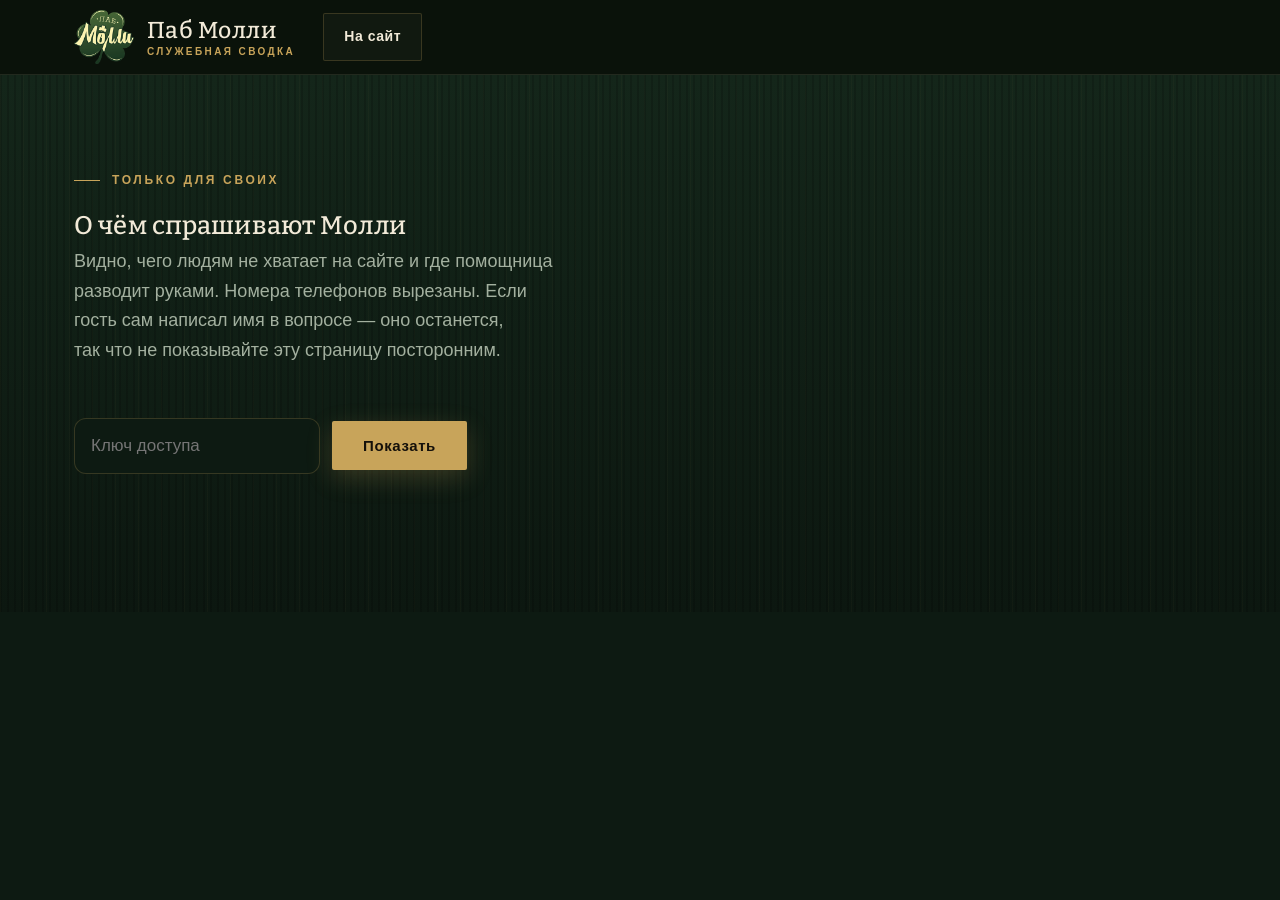
<file: otchet.html>
<!DOCTYPE html>
<html lang="ru">
<head>
<meta charset="UTF-8">
<meta name="viewport" content="width=device-width, initial-scale=1.0">
<title>О чём спрашивают Молли</title>
<meta name="description" content="Служебная сводка вопросов к помощнице паба «Молли».">
<!-- Служебная страница: в поиске ей делать нечего -->
<meta name="robots" content="noindex, nofollow">
<meta name="theme-color" content="#0d1a12">
<link rel="icon" type="image/png" href="images/favicon.png">
<script>document.documentElement.className+=' js';</script>
<link rel="stylesheet" href="style.css">
</head>
<body>

<header class="hdr">
  <div class="wrap">
    <a href="index.html" class="logo">
      <img src="images/logo.png" alt="Паб Молли" width="600" height="541">
      <span class="logo-txt"><b>Паб Молли</b><span>Служебная сводка</span></span>
    </a>
    <a href="index.html" class="btn btn-ghost btn-sm">На сайт</a>
  </div>
</header>

<section class="sec wood">
  <div class="wrap">
    <div class="sec-head rv">
      <div class="eyebrow">Только для своих</div>
      <h1>О чём спрашивают Молли</h1>
      <p class="lead">Видно, чего людям не хватает на сайте и где помощница разводит руками.
         Номера телефонов вырезаны. Если гость сам написал имя в вопросе — оно останется, так что не показывайте эту страницу посторонним.</p>
    </div>

    <form class="rep-key rv" id="keyForm">
      <input type="password" id="key" placeholder="Ключ доступа" aria-label="Ключ доступа" autocomplete="current-password">
      <button type="submit" class="btn btn-gold">Показать</button>
      <p class="rep-msg" id="msg"></p>
    </form>

    <div id="report" hidden>
      <div class="rep-nums">
        <div class="rep-num"><b id="nAll">—</b><span>вопросов за месяц</span></div>
        <div class="rep-num"><b id="nMiss">—</b><span>осталось без ответа</span></div>
        <div class="rep-num"><b id="nDays">—</b><span>дней с вопросами</span></div>
        <div class="rep-num"><b id="nReq">—</b><span>заявок на бронь</span></div>
      </div>

      <div class="rep-cols">
        <div class="rep-box">
          <h2>Спрашивают чаще всего</h2>
          <ol class="rep-list" id="top"></ol>
        </div>
        <div class="rep-box">
          <h2>Ответить не смогла</h2>
          <p class="rep-hint">Вот это и стоит добавить на сайт или в справочник.</p>
          <ol class="rep-list" id="miss"></ol>
        </div>
      </div>

      <div class="rep-box">
        <h2>Заявки на бронь</h2>
        <p class="rep-hint">Уведомление в ВКонтакте можно проглядеть — здесь заявки лежат три месяца.
           Тут есть телефоны гостей: страница не для посторонних.</p>
        <ol class="rep-list rep-reqs" id="reqs"></ol>
      </div>

      <div class="rep-box">
        <h2>По дням</h2>
        <div class="rep-days" id="days"></div>
      </div>
    </div>
  </div>
</section>

<script>
(function(){
  /* Блоки с классом rv прячутся до появления в поле зрения — за это отвечает
     скрипт главной страницы, которого здесь нет. Без него заголовок и поле
     для ключа остаются невидимыми, и страница выглядит пустой. Показываем сразу. */
  [].forEach.call(document.querySelectorAll('.rv'), function(el){ el.classList.add('in'); });

  var AI = 'https://molly-ai.vladchugunov06.workers.dev';
  var форма = document.getElementById('keyForm');
  var поле  = document.getElementById('key');
  var сообщ = document.getElementById('msg');

  /* ключ помним на этом устройстве, чтобы не вводить каждый раз */
  try { var сохр = localStorage.getItem('molly_stats_key'); if (сохр) поле.value = сохр; } catch(e){}

  function число(n){ return (n||0).toLocaleString('ru-RU'); }

  function строки(куда, список, показыватьПромахи){
    var box = document.getElementById(куда);
    if (!список.length){
      box.innerHTML = '<li class="rep-empty">Пока пусто.</li>';
      return;
    }
    box.innerHTML = список.map(function(x){
      return '<li><span class="rep-q"></span><span class="rep-n">' +
        число(показыватьПромахи ? x.промахов : x.сколько) + '</span></li>';
    }).join('');
    /* текст вопроса вставляем как текст, а не как разметку: его писали
       посетители, и в нём может оказаться что угодно */
    [].forEach.call(box.querySelectorAll('.rep-q'), function(el, i){
      el.textContent = список[i].текст;
    });
  }

  /* Заявки писали гости: имя, телефон и пожелания вставляем текстом,
     а не разметкой. Недоставленные помечаем — их надо разобрать руками. */
  function заявки(список){
    var box = document.getElementById('reqs');
    if (!список.length){
      box.innerHTML = '<li class="rep-empty">Заявок пока не было.</li>';
      return;
    }
    box.innerHTML = список.map(function(з){
      return '<li class="rep-req' + (з.ok ? '' : ' rep-req-bad') + '">' +
        '<div class="rr-head"><b class="rr-name"></b><span class="rr-date"></span></div>' +
        '<div class="rr-body"></div>' +
        (з.ok ? '' : '<div class="rr-warn">Уведомление не ушло — свяжитесь сами</div>') +
        '</li>';
    }).join('');

    [].forEach.call(box.querySelectorAll('.rep-req'), function(el, i){
      var з = список[i];
      el.querySelector('.rr-name').textContent = з.name || 'Без имени';
      el.querySelector('.rr-date').textContent = з.d || '';
      var части = [];
      if (з.when)   части.push('Когда: ' + з.when);
      if (з.guests) части.push('Гостей: ' + з.guests);
      if (з.phone)  части.push('Телефон: ' + з.phone);
      if (з.note)   части.push('Пожелания: ' + з.note);
      el.querySelector('.rr-body').textContent = части.join(' · ');
    });
  }

  function рисовать(d){
    document.getElementById('nAll').textContent  = число(d.всего);
    document.getElementById('nMiss').textContent = число(d.неответила);
    document.getElementById('nDays').textContent = число((d.поДням||[]).length);

    строки('top',  d.частые  || [], false);
    строки('miss', d.промахи || [], true);

    заявки(d.заявки || []);
    document.getElementById('nReq').textContent = число((d.заявки||[]).length);

    var дни = d.поДням || [];
    var макс = дни.reduce(function(m,x){ return Math.max(m, x.сколько); }, 1);
    document.getElementById('days').innerHTML = дни.map(function(x){
      var в = Math.max(4, Math.round(x.сколько / макс * 100));
      var подпись = x.день.slice(8) + '.' + x.день.slice(5,7);
      return '<div class="rep-day" title="' + подпись + ': ' + x.сколько + '">' +
        '<div class="rep-bar" style="height:' + в + '%"></div>' +
        '<span>' + подпись + '</span></div>';
    }).join('');

    document.getElementById('report').hidden = false;
  }

  форма.addEventListener('submit', function(e){
    e.preventDefault();
    var ключ = поле.value.trim();
    if (!ключ) return;
    сообщ.textContent = 'Смотрю…';

    fetch(AI + '/stats?key=' + encodeURIComponent(ключ))
      .then(function(r){ return r.json(); })
      .then(function(d){
        if (d.error){
          сообщ.textContent = d.error === 'нужен ключ'
            ? 'Ключ не подошёл.'
            : 'Хранилище ещё не подключено — см. worker/README.md.';
          return;
        }
        try { localStorage.setItem('molly_stats_key', ключ); } catch(e){}
        сообщ.textContent = 'Данные за последние ' + (d.хранимДней || 30) + ' дней.';
        рисовать(d);
      })
      .catch(function(){
        сообщ.textContent = 'Не достучалась до помощницы. Проверьте, что воркер развёрнут.';
      });
  });
})();
</script>
</body>
</html>
</file>
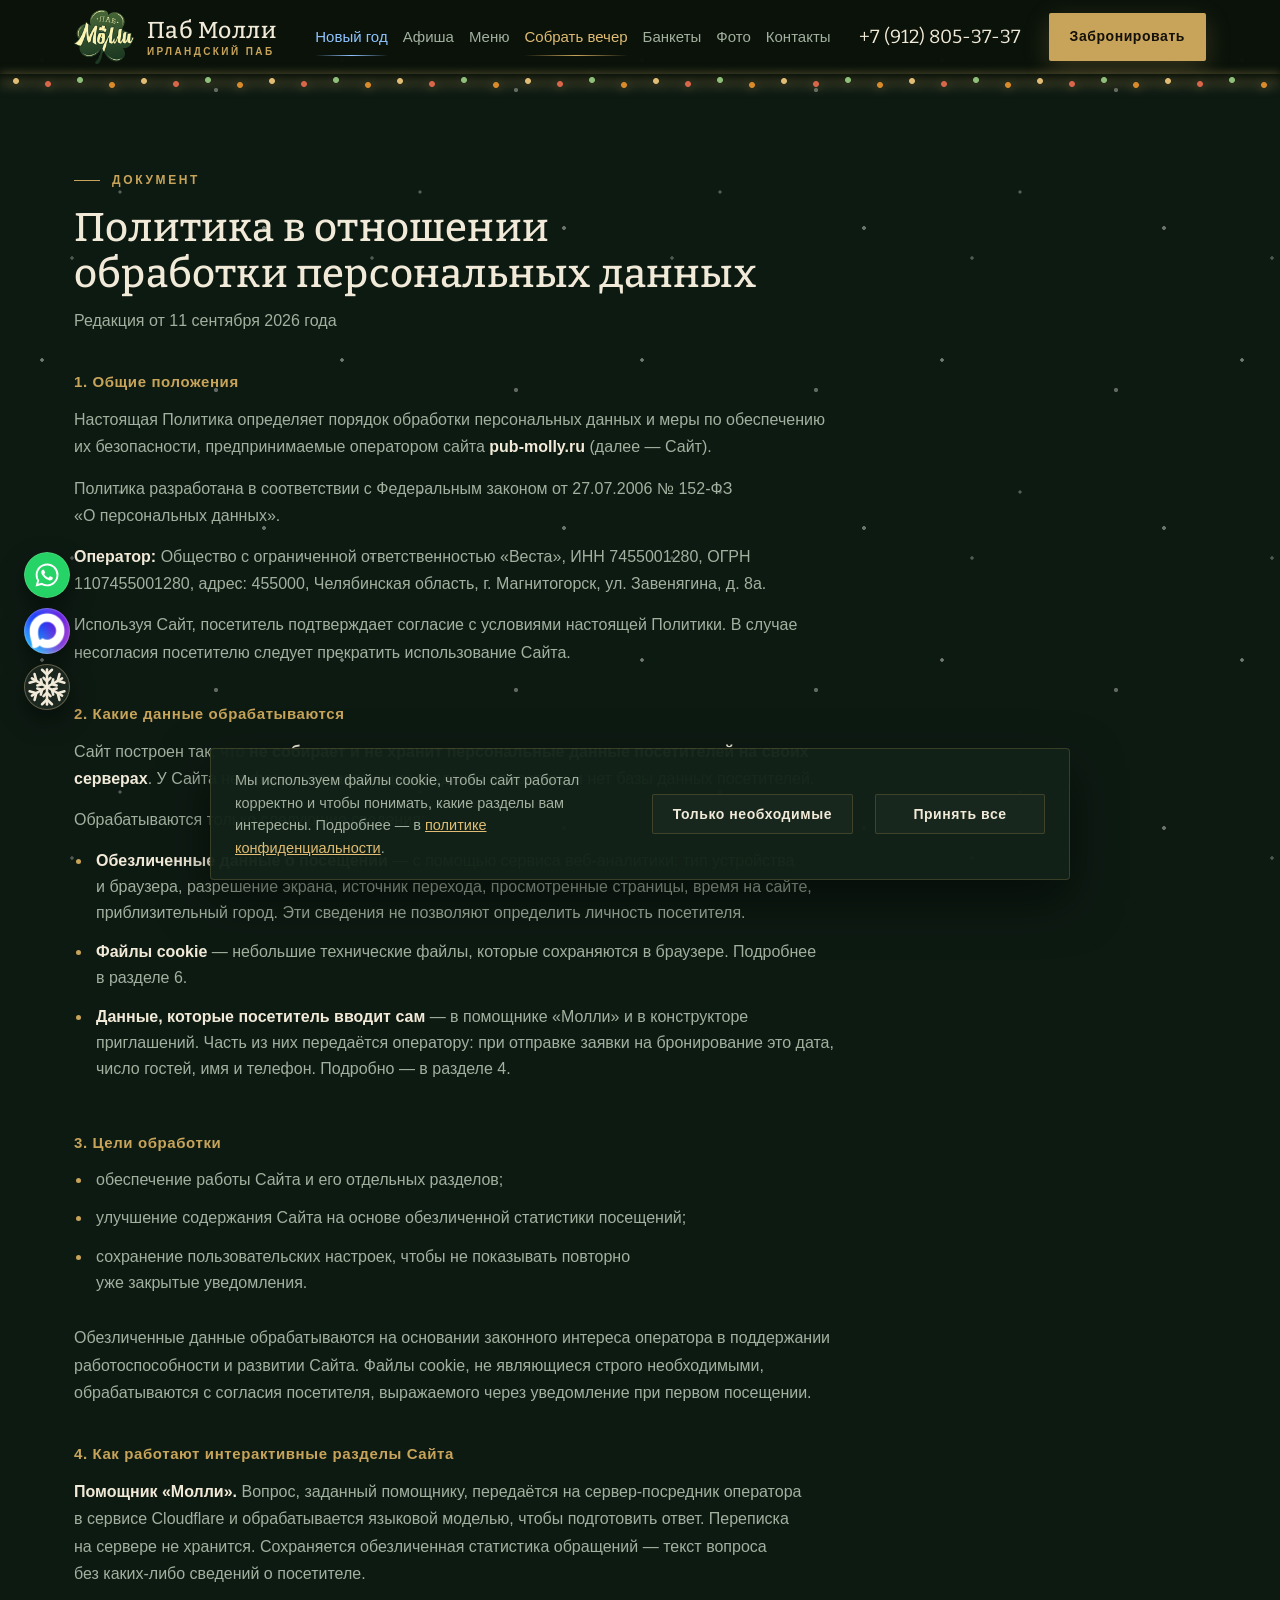
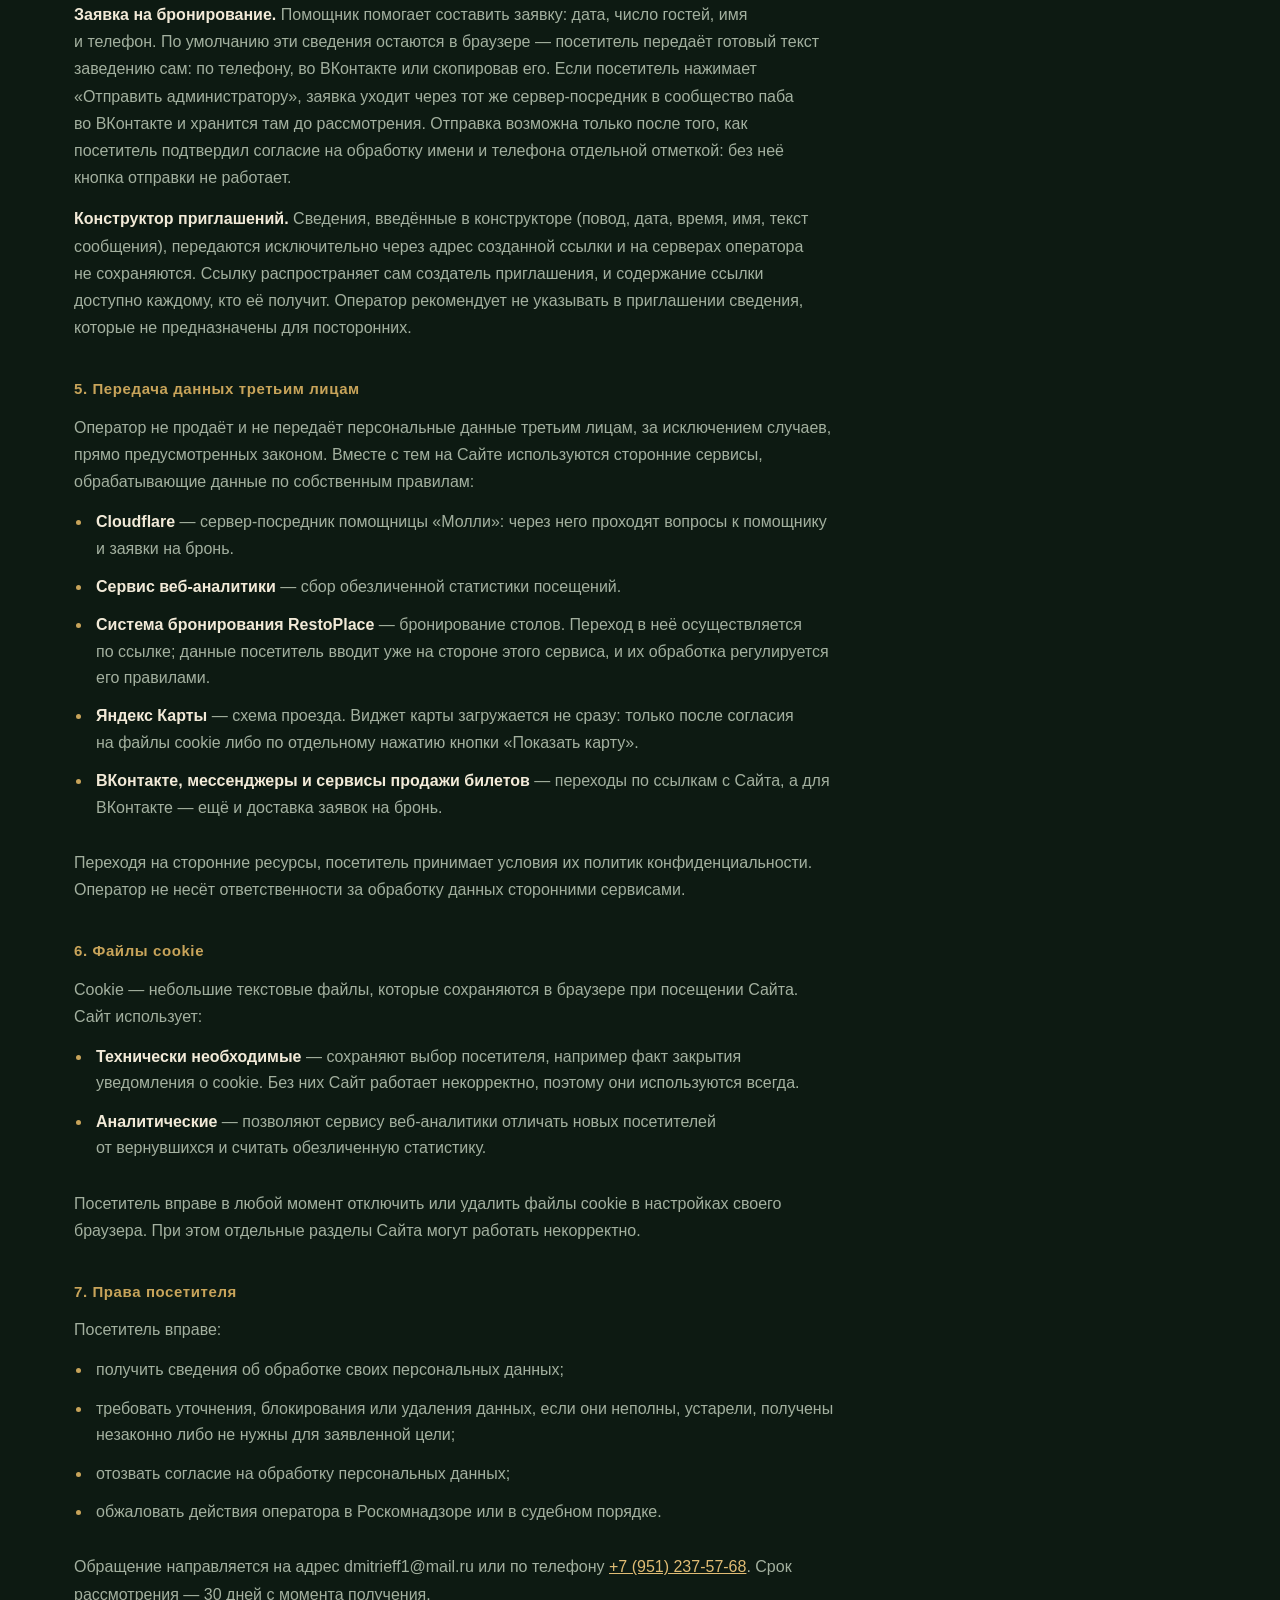
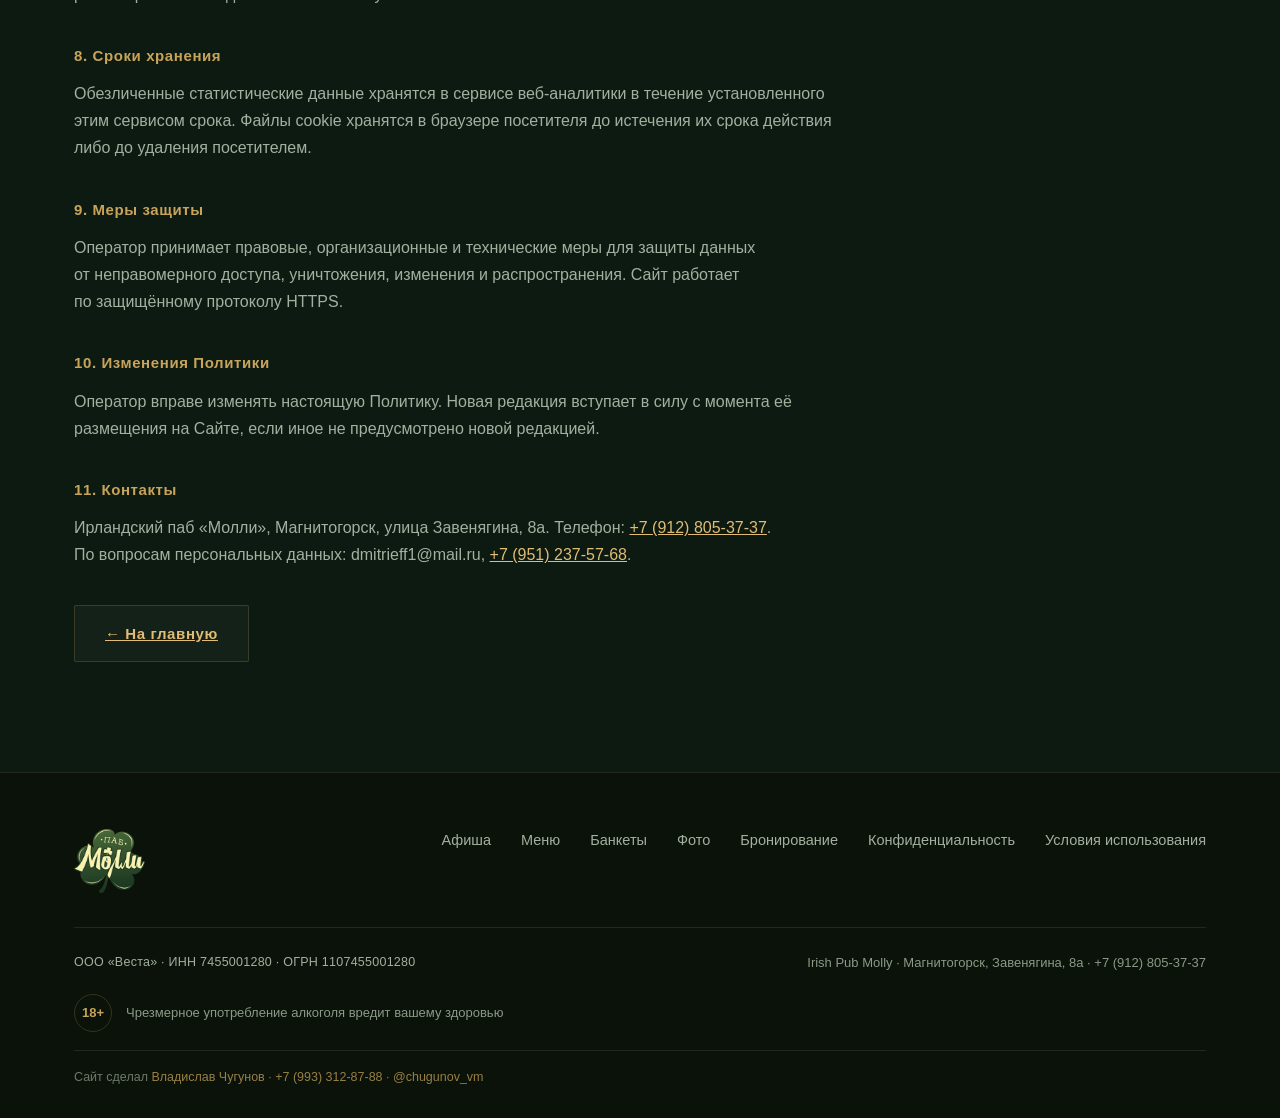
<file: politika.html>
<!DOCTYPE html>
<html lang="ru">
<head>
<meta charset="UTF-8">
<meta name="viewport" content="width=device-width, initial-scale=1.0">
<title>Политика конфиденциальности — Irish Pub Molly</title>
<meta name="description" content="Политика обработки персональных данных и использования файлов cookie на сайте ирландского паба «Молли» в Магнитогорске.">
<link rel="canonical" href="https://pub-molly.ru/politika.html">
<meta property="og:type" content="website">
<meta property="og:site_name" content="Irish Pub Molly">
<meta property="og:locale" content="ru_RU">
<meta property="og:title" content="Политика конфиденциальности — Irish Pub Molly">
<meta property="og:description" content="Политика обработки персональных данных и использования файлов cookie на сайте ирландского паба «Молли» в Магнитогорске.">
<meta property="og:url" content="https://pub-molly.ru/politika.html">
<meta property="og:image" content="https://pub-molly.ru/images/og-image.jpg">
<meta property="og:image:width" content="1200">
<meta property="og:image:height" content="630">
<meta name="theme-color" content="#0d1a12">
<link rel="icon" type="image/png" href="images/favicon.png">
<link rel="apple-touch-icon" href="images/icon-192.png">
<link rel="manifest" href="manifest.json">
<meta name="apple-mobile-web-app-capable" content="yes">
<meta name="apple-mobile-web-app-status-bar-style" content="black-translucent">
<meta name="apple-mobile-web-app-title" content="Паб Молли">
<script>document.documentElement.className+=' js';</script>
<link rel="stylesheet" href="style.css">
</head>
<body class="ny">
<a class="skip" href="#main">Перейти к содержимому</a>

<header class="hdr">
  <div class="wrap">
    <a href="index.html" class="logo">
      <img src="images/logo.png" alt="Паб Молли — ирландский паб в Магнитогорске" width="600" height="541">
      <span class="logo-txt"><b>Паб Молли</b><span>Ирландский паб</span></span>
    </a>
    <nav class="nav" id="nav">
      <a href="novyi-god.html" class="nav-ng">Новый год</a>
      <a href="afisha.html">Афиша</a>
      <a href="index.html#menu">Меню</a>
      <a href="vecher.html" class="nav-hit">Собрать вечер</a>
      <a href="index.html#banquet">Банкеты</a>
      <a href="foto.html">Фото</a>
      <a href="index.html#contacts">Контакты</a>
    </nav>
    <a href="tel:+79128053737" class="hdr-phone">+7 (912) 805-37-37</a>
    <a href="index.html#book" class="btn btn-gold btn-sm"><span class="lbl-wide">Забронировать</span><span class="lbl-tight">Бронь</span></a>
    <button class="burger" id="burger" aria-label="Меню" aria-expanded="false"><i></i><i></i><i></i></button>
  </div>
</header>

<main id="main" tabindex="-1">

<section class="sec">
  <div class="wrap">
    <div class="doc">
      <div class="eyebrow">Документ</div>
      <h1 data-type>Политика в отношении обработки персональных данных</h1>
      <p class="doc-date">Редакция от 11 сентября 2026 года</p>


      <h2>1. Общие положения</h2>
      <p>Настоящая Политика определяет порядок обработки персональных данных и меры по обеспечению их безопасности, предпринимаемые оператором сайта <b data-site>pub-molly.ru</b> (далее — Сайт).</p>
      <p>Политика разработана в соответствии с Федеральным законом от 27.07.2006 № 152-ФЗ «О персональных данных».</p>
      <p><b>Оператор:</b> Общество с ограниченной ответственностью «Веста», ИНН 7455001280, ОГРН 1107455001280, адрес: 455000, Челябинская область, г. Магнитогорск, ул. Завенягина, д. 8а.</p>
      <p>Используя Сайт, посетитель подтверждает согласие с условиями настоящей Политики. В случае несогласия посетителю следует прекратить использование Сайта.</p>

      <h2>2. Какие данные обрабатываются</h2>
      <p>Сайт построен так, что <b>не собирает и не хранит персональные данные посетителей на своих серверах</b>. У Сайта нет форм, отправляющих сведения оператору, и нет базы данных посетителей.</p>
      <p>Обрабатываются только следующие сведения:</p>
      <ul>
        <li><b>Обезличенные данные о посещении</b> — с помощью сервиса веб-аналитики: тип устройства и браузера, разрешение экрана, источник перехода, просмотренные страницы, время на сайте, приблизительный город. Эти сведения не позволяют определить личность посетителя.</li>
        <li><b>Файлы cookie</b> — небольшие технические файлы, которые сохраняются в браузере. Подробнее в разделе 6.</li>
        <li><b>Данные, которые посетитель вводит сам</b> — в помощнике «Молли» и в конструкторе приглашений. Часть из них передаётся оператору: при отправке заявки на бронирование это дата, число гостей, имя и телефон. Подробно — в разделе 4.</li>
      </ul>

      <h2>3. Цели обработки</h2>
      <ul>
        <li>обеспечение работы Сайта и его отдельных разделов;</li>
        <li>улучшение содержания Сайта на основе обезличенной статистики посещений;</li>
        <li>сохранение пользовательских настроек, чтобы не показывать повторно уже закрытые уведомления.</li>
      </ul>
      <p>Обезличенные данные обрабатываются на основании законного интереса оператора в поддержании работоспособности и развитии Сайта. Файлы cookie, не являющиеся строго необходимыми, обрабатываются с согласия посетителя, выражаемого через уведомление при первом посещении.</p>

      <h2>4. Как работают интерактивные разделы Сайта</h2>
      <p><b>Помощник «Молли».</b> Вопрос, заданный помощнику, передаётся на сервер-посредник оператора в сервисе Cloudflare и обрабатывается языковой моделью, чтобы подготовить ответ. Переписка на сервере не хранится. Сохраняется обезличенная статистика обращений — текст вопроса без каких-либо сведений о посетителе.</p>
      <p><b>Заявка на бронирование.</b> Помощник помогает составить заявку: дата, число гостей, имя и телефон. По умолчанию эти сведения остаются в браузере — посетитель передаёт готовый текст заведению сам: по телефону, во ВКонтакте или скопировав его. Если посетитель нажимает «Отправить администратору», заявка уходит через тот же сервер-посредник в сообщество паба во ВКонтакте и хранится там до рассмотрения. Отправка возможна только после того, как посетитель подтвердил согласие на обработку имени и телефона отдельной отметкой: без неё кнопка отправки не работает.</p>
      <p><b>Конструктор приглашений.</b> Сведения, введённые в конструкторе (повод, дата, время, имя, текст сообщения), передаются исключительно через адрес созданной ссылки и на серверах оператора не сохраняются. Ссылку распространяет сам создатель приглашения, и содержание ссылки доступно каждому, кто её получит. Оператор рекомендует не указывать в приглашении сведения, которые не предназначены для посторонних.</p>

      <h2>5. Передача данных третьим лицам</h2>
      <p>Оператор не продаёт и не передаёт персональные данные третьим лицам, за исключением случаев, прямо предусмотренных законом. Вместе с тем на Сайте используются сторонние сервисы, обрабатывающие данные по собственным правилам:</p>
      <ul>
        <li><b>Cloudflare</b> — сервер-посредник помощницы «Молли»: через него проходят вопросы к помощнику и заявки на бронь.</li>
        <li><b>Сервис веб-аналитики</b> — сбор обезличенной статистики посещений.</li>
        <li><b>Система бронирования RestoPlace</b> — бронирование столов. Переход в неё осуществляется по ссылке; данные посетитель вводит уже на стороне этого сервиса, и их обработка регулируется его правилами.</li>
        <li><b>Яндекс Карты</b> — схема проезда. Виджет карты загружается не сразу: только после согласия на файлы cookie либо по отдельному нажатию кнопки «Показать карту».</li>
        <li><b>ВКонтакте, мессенджеры и сервисы продажи билетов</b> — переходы по ссылкам с Сайта, а для ВКонтакте — ещё и доставка заявок на бронь.</li>
      </ul>
      <p>Переходя на сторонние ресурсы, посетитель принимает условия их политик конфиденциальности. Оператор не несёт ответственности за обработку данных сторонними сервисами.</p>

      <h2>6. Файлы cookie</h2>
      <p>Cookie — небольшие текстовые файлы, которые сохраняются в браузере при посещении Сайта. Сайт использует:</p>
      <ul>
        <li><b>Технически необходимые</b> — сохраняют выбор посетителя, например факт закрытия уведомления о cookie. Без них Сайт работает некорректно, поэтому они используются всегда.</li>
        <li><b>Аналитические</b> — позволяют сервису веб-аналитики отличать новых посетителей от вернувшихся и считать обезличенную статистику.</li>
      </ul>
      <p>Посетитель вправе в любой момент отключить или удалить файлы cookie в настройках своего браузера. При этом отдельные разделы Сайта могут работать некорректно.</p>

      <h2>7. Права посетителя</h2>
      <p>Посетитель вправе:</p>
      <ul>
        <li>получить сведения об обработке своих персональных данных;</li>
        <li>требовать уточнения, блокирования или удаления данных, если они неполны, устарели, получены незаконно либо не нужны для заявленной цели;</li>
        <li>отозвать согласие на обработку персональных данных;</li>
        <li>обжаловать действия оператора в Роскомнадзоре или в судебном порядке.</li>
      </ul>
      <p>Обращение направляется на адрес dmitrieff1@mail.ru или по телефону <a href="tel:+79512375768">+7 (951) 237-57-68</a>. Срок рассмотрения — 30 дней с момента получения.</p>

      <h2>8. Сроки хранения</h2>
      <p>Обезличенные статистические данные хранятся в сервисе веб-аналитики в течение установленного этим сервисом срока. Файлы cookie хранятся в браузере посетителя до истечения их срока действия либо до удаления посетителем.</p>

      <h2>9. Меры защиты</h2>
      <p>Оператор принимает правовые, организационные и технические меры для защиты данных от неправомерного доступа, уничтожения, изменения и распространения. Сайт работает по защищённому протоколу HTTPS.</p>

      <h2>10. Изменения Политики</h2>
      <p>Оператор вправе изменять настоящую Политику. Новая редакция вступает в силу с момента её размещения на Сайте, если иное не предусмотрено новой редакцией.</p>

      <h2>11. Контакты</h2>
      <p>Ирландский паб «Молли», Магнитогорск, улица Завенягина, 8а. Телефон: <a href="tel:+79128053737">+7 (912) 805-37-37</a>. По вопросам персональных данных: dmitrieff1@mail.ru, <a href="tel:+79512375768">+7 (951) 237-57-68</a>.</p>


      <p style="margin-top:36px"><a href="index.html" class="btn btn-ghost">← На главную</a></p>
    </div>
  </div>
</section>

</main>

<footer class="ftr">
  <div class="wrap">
    <div class="ftr-top">
      <a href="index.html" class="logo">
        <img src="images/logo.png" alt="Паб Молли" width="600" height="541">
      </a>
      <nav class="ftr-nav">
        <a href="afisha.html">Афиша</a>
        <a href="index.html#menu">Меню</a>
        <a href="index.html#banquet">Банкеты</a>
        <a href="foto.html">Фото</a>
        <a href="index.html#book">Бронирование</a>
        <a href="politika.html">Конфиденциальность</a>
        <a href="usloviya.html">Условия использования</a>
      </nav>
    </div>
    <div class="ftr-bot">
      <div class="ftr-legal">ООО «Веста» · ИНН 7455001280 · ОГРН 1107455001280</div>
      <div>Irish Pub Molly · Магнитогорск, Завенягина, 8а · <a href="tel:+79128053737">+7 (912) 805-37-37</a></div>
      <div style="display:flex;align-items:center;gap:14px">
        <span class="age">18+</span>
        <span>Чрезмерное употребление алкоголя вредит вашему здоровью</span>
      </div>
    </div>

      <div class="ftr-author">
        Сайт сделал <a href="https://vk.ru/chugunov_vm" target="_blank" rel="noopener">Владислав Чугунов</a> ·
        <a href="tel:+79933128788">+7 (993) 312-87-88</a> ·
        <a href="https://t.me/chugunov_vm" target="_blank" rel="noopener">@chugunov_vm</a>
      </div>
  </div>
</footer>

<!-- быстрая связь: кружки мессенджеров -->
<div class="mess" aria-label="Написать в мессенджер">
  <a class="mess-a mess-wa" href="https://wa.me/79512375768" target="_blank" rel="noopener"
     aria-label="Написать в WhatsApp" title="Написать в WhatsApp">
    <svg viewBox="0 0 48 48" width="46" height="46" aria-hidden="true" focusable="false">
      <circle cx="24" cy="24" r="24" fill="#25d366"/>
      <path fill="#fff" transform="translate(12 12)"
            d="M17.472 14.382c-.297-.149-1.758-.867-2.03-.967-.273-.099-.471-.148-.67.15-.197.297-.767.966-.94 1.164-.173.199-.347.223-.644.075-.297-.15-1.255-.463-2.39-1.475-.883-.788-1.48-1.761-1.653-2.059-.173-.297-.018-.458.13-.606.134-.133.298-.347.446-.52.149-.174.198-.298.298-.497.099-.198.05-.371-.025-.52-.075-.149-.669-1.612-.916-2.207-.242-.579-.487-.5-.669-.51a12.8 12.8 0 0 0-.57-.01c-.198 0-.52.074-.792.372-.272.297-1.04 1.016-1.04 2.479 0 1.462 1.065 2.875 1.213 3.074.149.198 2.096 3.2 5.077 4.487.709.306 1.262.489 1.694.625.712.227 1.36.195 1.871.118.571-.085 1.758-.719 2.006-1.413.248-.694.248-1.289.173-1.413-.074-.124-.272-.198-.57-.347m-5.421 7.403h-.004a9.87 9.87 0 0 1-5.031-1.378l-.361-.214-3.741.982.998-3.648-.235-.374a9.86 9.86 0 0 1-1.51-5.26c.001-5.45 4.436-9.884 9.888-9.884 2.64 0 5.122 1.03 6.988 2.898a9.825 9.825 0 0 1 2.893 6.994c-.003 5.45-4.437 9.884-9.885 9.884m8.413-18.297A11.815 11.815 0 0 0 12.05 0C5.495 0 .16 5.335.157 11.892c0 2.096.547 4.142 1.588 5.945L.057 24l6.305-1.654a11.882 11.882 0 0 0 5.683 1.448h.005c6.554 0 11.89-5.335 11.893-11.893a11.821 11.821 0 0 0-3.48-8.413"/>
    </svg>
  </a>
  <a class="mess-a mess-max" href="https://max.ru/u/f9LHodD0cOLgR62AVIn61KujoXjF2AZY_bRdFugIIzn5IYOP0ItpA5j-_cw" target="_blank" rel="noopener"
     aria-label="Написать в MAX" title="Написать в MAX">
    <img src="images/max.png" alt="" width="46" height="46">
  </a>
</div>


<script>
(function(){
  var burger=document.getElementById('burger'), nav=document.getElementById('nav');
  if(burger){
    burger.addEventListener('click',function(){
      var open=nav.classList.toggle('on');
      burger.classList.toggle('on',open);
      burger.setAttribute('aria-expanded',open?'true':'false');
    });
  }
})();
</script>
<script src="anons.js" defer></script>
<script src="cookie.js" defer></script>
<script src="sneg.js" defer></script>
<script src="type.js" defer></script>
<script src="install.js" defer></script>
</body>
</html>
</file>
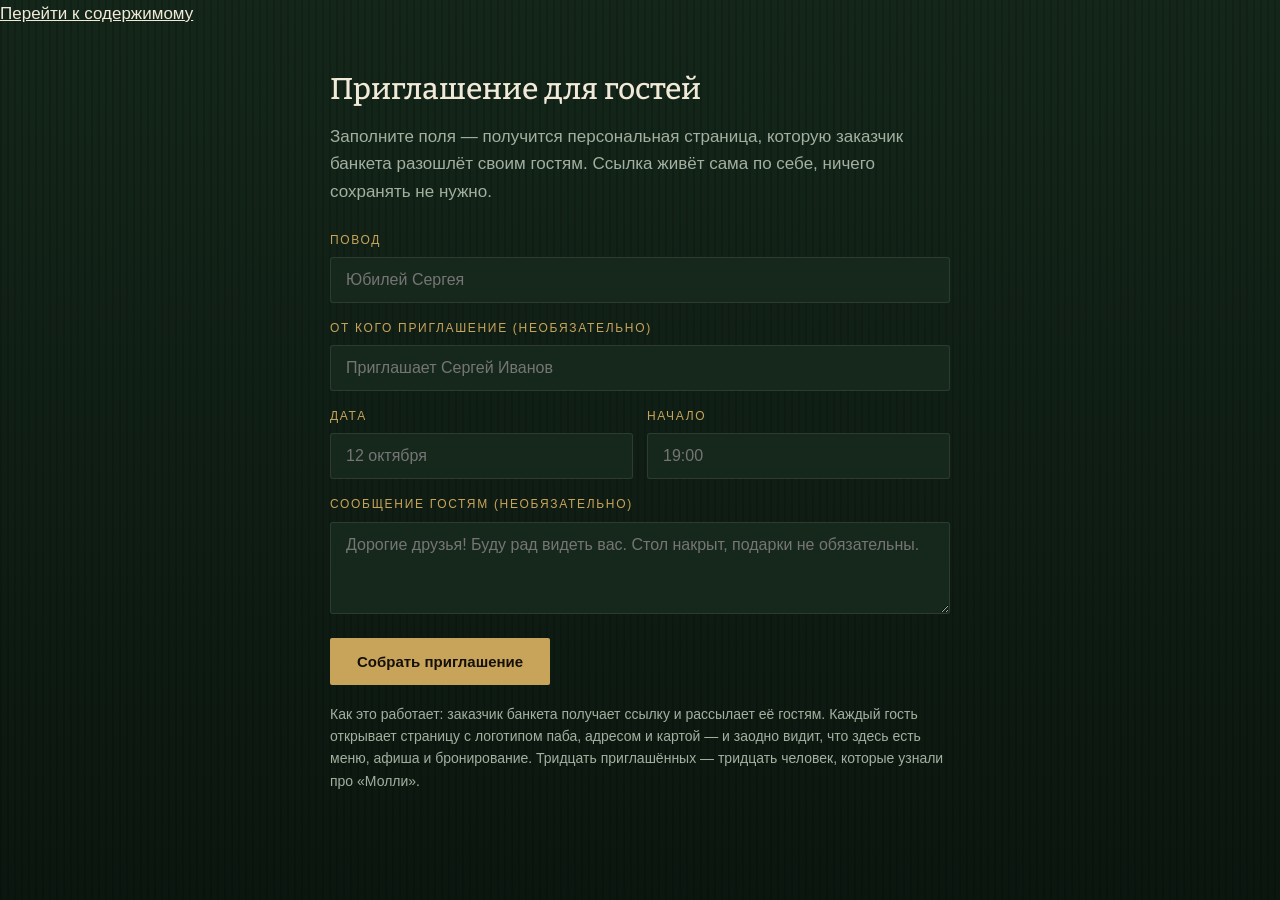
<file: priglashenie.html>
<!DOCTYPE html>
<html lang="ru">
<head>
<meta charset="UTF-8">
<meta name="viewport" content="width=device-width, initial-scale=1.0">
<title>Приглашение — Irish Pub Molly</title>
<meta name="theme-color" content="#0d1a12">
<link rel="icon" type="image/png" href="images/favicon.png">
<link rel="apple-touch-icon" href="images/icon-192.png">
<meta property="og:type" content="website">
<meta property="og:site_name" content="Паб Молли">
<meta property="og:title" content="Приглашение в паб «Молли»">
<meta property="og:description" content="Вас приглашают отметить праздник в ирландском пабе «Молли». Магнитогорск, Завенягина, 8а.">
<meta property="og:image" content="https://pub-molly.ru/images/og-image.jpg">
<style>
@font-face{
  font-family:'Bitter';font-style:normal;font-weight:100 900;font-display:swap;
  src:url('fonts/bitter-cyrillic.woff2') format('woff2');
  unicode-range:U+0301, U+0400-045F, U+0490-0491, U+04B0-04B1, U+2116;
}
@font-face{
  font-family:'Bitter';font-style:normal;font-weight:100 900;font-display:swap;
  src:url('fonts/bitter-latin.woff2') format('woff2');
  unicode-range:U+0000-00FF, U+0131, U+0152-0153, U+02BB-02BC, U+02C6, U+02DA, U+02DC, U+0304, U+0308, U+0329, U+2000-206F, U+20AC, U+2122, U+2191, U+2193, U+2212, U+2215, U+FEFF, U+FFFD;
}
:root{
  --bg:#0d1a12; --panel:#16281c; --line:rgba(200,164,90,.24);
  --line-soft:rgba(242,234,216,.10); --cream:#f2ead8; --muted:#a3b09f;
  --brass:#c8a45a; --brass-bright:#e0bc74; --amber:#d98b2b;
  --serif:'Bitter',Georgia,'Times New Roman',serif;
  --sans:-apple-system,BlinkMacSystemFont,"Segoe UI",Arial,sans-serif;
}
*{box-sizing:border-box;margin:0;padding:0}
body{
  background:var(--bg);color:var(--cream);font-family:var(--sans);font-size:17px;line-height:1.6;
  -webkit-font-smoothing:antialiased;min-height:100vh;
  background-image:
    repeating-linear-gradient(90deg,rgba(0,0,0,.14) 0 2px,transparent 2px 7px),
    linear-gradient(180deg,#14261a,#0b160f);
}
img{max-width:100%;display:block}
a{color:inherit}
.wrap{max-width:660px;margin:0 auto;padding:0 20px}

/* ---------- приглашение ---------- */
.card{
  margin:38px auto 46px;background:var(--panel);border:1px solid var(--line);
  border-radius:4px;overflow:hidden;box-shadow:0 26px 70px rgba(0,0,0,.5);
}
.card-top{
  padding:36px 34px 30px;text-align:center;position:relative;
  background:radial-gradient(120% 100% at 50% 0%,rgba(200,164,90,.14),transparent 70%);
  border-bottom:1px solid var(--line-soft);
}
.card-top img{width:104px;margin:0 auto 18px}
.card-top .kicker{
  font-size:11px;letter-spacing:.26em;text-transform:uppercase;color:var(--brass);font-weight:600;
}
.card-body{padding:34px}
h1{
  font-family:var(--serif);font-weight:500;font-size:clamp(27px,6vw,38px);
  line-height:1.18;text-align:center;margin-bottom:10px;text-wrap:balance;
}
.host{text-align:center;color:var(--muted);font-size:15.5px;margin-bottom:28px}
.when{
  display:flex;gap:14px;justify-content:center;flex-wrap:wrap;margin-bottom:28px;
}
.when div{
  border:1px solid var(--line);border-radius:3px;padding:14px 22px;text-align:center;min-width:132px;
  background:rgba(200,164,90,.05);
}
.when b{display:block;font-family:var(--serif);font-size:23px;color:var(--brass-bright);line-height:1.1}
.when span{font-size:11.5px;letter-spacing:.16em;text-transform:uppercase;color:var(--muted);margin-top:5px;display:block}
.note{
  border-left:2px solid var(--brass);padding:14px 0 14px 18px;margin-bottom:28px;
  color:var(--cream);font-size:16px;white-space:pre-wrap;
}
.where{border-top:1px solid var(--line-soft);padding-top:26px}
.where dt{font-size:11px;letter-spacing:.2em;text-transform:uppercase;color:var(--brass);margin-bottom:6px}
.where dd{margin-bottom:20px;font-size:16.5px}
.where dd small{display:block;color:var(--muted);font-size:14px;margin-top:4px}
.acts{display:flex;gap:12px;flex-wrap:wrap;margin-top:6px}
.btn{
  display:inline-flex;align-items:center;justify-content:center;padding:14px 26px;border-radius:2px;
  font-size:15px;font-weight:600;text-decoration:none;border:1px solid transparent;cursor:pointer;
  font-family:inherit;transition:background .25s,color .25s,transform .18s;
}
.btn-gold{background:var(--brass);color:#14100a}
.btn-gold:hover{background:var(--brass-bright);transform:translateY(-2px)}
.btn-ghost{border-color:var(--line);color:var(--cream);background:transparent}
.btn-ghost:hover{border-color:var(--brass);color:var(--brass-bright)}
.card-foot{
  padding:22px 34px;border-top:1px solid var(--line-soft);text-align:center;
  font-size:13px;color:#7d8a7a;
}

/* ---------- конструктор ---------- */
.maker{margin:38px auto 60px}
.maker h2{font-family:var(--serif);font-weight:500;font-size:30px;margin-bottom:10px}
.maker>p{color:var(--muted);margin-bottom:26px}
.field{margin-bottom:16px}
.field label{display:block;font-size:12px;letter-spacing:.14em;text-transform:uppercase;color:var(--brass);margin-bottom:7px}
.field input,.field textarea{
  width:100%;background:var(--panel);border:1px solid var(--line-soft);border-radius:3px;
  padding:13px 15px;color:var(--cream);font-family:inherit;font-size:16px;
}
.field input:focus,.field textarea:focus{outline:none;border-color:var(--brass)}
.field textarea{min-height:92px;resize:vertical}
.row{display:flex;gap:14px}
.row .field{flex:1}
.out{
  margin-top:22px;background:var(--panel);border:1px solid var(--line);border-radius:3px;padding:18px 20px;
}
.out label{display:block;font-size:12px;letter-spacing:.14em;text-transform:uppercase;color:var(--brass);margin-bottom:9px}
.out code{
  display:block;word-break:break-all;font-size:13.5px;color:var(--muted);
  background:rgba(0,0,0,.25);padding:12px 14px;border-radius:3px;margin-bottom:14px;line-height:1.5;
}
.hint{font-size:14px;color:#7d8a7a;margin-top:18px;line-height:1.6}
.ok{color:#7ec98a}
@media(max-width:560px){
  .card-body{padding:26px 22px}
  .card-top{padding:30px 22px 26px}
  .row{flex-direction:column;gap:0}
  .when div{flex:1}
}
</style>
</head>
<body>
<a class="skip" href="#main">Перейти к содержимому</a>

<!-- ================= ПРИГЛАШЕНИЕ ================= -->
<div class="wrap">
  <div class="card" id="card" hidden>
    <div class="card-top">
      <img src="images/logo.png" alt="Паб Молли">
      <div class="kicker">Вы приглашены</div>
    </div>
    <div class="card-body">
      <h1 id="cTitle"></h1>
      <p class="host" id="cHost" hidden></p>

      <div class="when">
        <div><b id="cDate"></b><span>Дата</span></div>
        <div><b id="cTime"></b><span>Начало</span></div>
      </div>

      <p class="note" id="cNote" hidden></p>

      <dl class="where">
        <dt>Где</dt>
        <dd>
          Ирландский паб «Молли»
          <small>Магнитогорск, улица Завенягина, 8а</small>
        </dd>
        <dt>Что вас ждёт</dt>
        <dd>
          Живая музыка, караоке и танцпол
          <small>Кухня на гриле, бар и отдельные VIP-комнаты</small>
        </dd>
      </dl>

      <div class="acts">
        <a class="btn btn-gold" href="https://yandex.ru/maps/?text=Магнитогорск, Завенягина, 8а" target="_blank" rel="noopener">Как добраться</a>
        <a class="btn btn-ghost" href="tel:+79128053737">Позвонить в паб</a>
        <a class="btn btn-ghost" href="index.html">О пабе и меню</a>
      </div>
    </div>
    <div class="card-foot">
      Паб «Молли» · Завенягина, 8а · +7 (912) 805-37-37 · 18+<br>
      <a href="politika.html" style="color:#7d8a7a;text-decoration:underline">Политика конфиденциальности</a>
    </div>
  </div>
</div>

<!-- ================= КОНСТРУКТОР ================= -->
<div class="wrap">
  <div class="maker" id="maker" hidden>
    <h2>Приглашение для гостей</h2>
    <p>Заполните поля — получится персональная страница, которую заказчик банкета разошлёт своим гостям. Ссылка живёт сама по себе, ничего сохранять не нужно.</p>

    <div class="field">
      <label for="fTitle">Повод</label>
      <input id="fTitle" type="text" placeholder="Юбилей Сергея" maxlength="80">
    </div>
    <div class="field">
      <label for="fHost">От кого приглашение (необязательно)</label>
      <input id="fHost" type="text" placeholder="Приглашает Сергей Иванов" maxlength="80">
    </div>
    <div class="row">
      <div class="field">
        <label for="fDate">Дата</label>
        <input id="fDate" type="text" placeholder="12 октября" maxlength="40">
      </div>
      <div class="field">
        <label for="fTime">Начало</label>
        <input id="fTime" type="text" placeholder="19:00" maxlength="20">
      </div>
    </div>
    <div class="field">
      <label for="fNote">Сообщение гостям (необязательно)</label>
      <textarea id="fNote" placeholder="Дорогие друзья! Буду рад видеть вас. Стол накрыт, подарки не обязательны." maxlength="400"></textarea>
    </div>

    <button class="btn btn-gold" id="makeBtn" type="button">Собрать приглашение</button>

    <div class="out" id="out" hidden>
      <label>Ссылка для гостей</label>
      <code id="outLink"></code>
      <button class="btn btn-ghost" id="copyBtn" type="button">Скопировать ссылку</button>
      <a class="btn btn-ghost" id="openLink" href="#" target="_blank" rel="noopener">Открыть</a>
      <p class="hint" id="copyMsg"></p>
    </div>

    <p class="hint">
      Как это работает: заказчик банкета получает ссылку и рассылает её гостям.
      Каждый гость открывает страницу с логотипом паба, адресом и картой — и заодно видит,
      что здесь есть меню, афиша и бронирование. Тридцать приглашённых — тридцать человек,
      которые узнали про «Молли».
    </p>
  </div>
</div>

<script>
(function(){
  var p = new URLSearchParams(location.search);
  var title = (p.get('t')||'').trim();

  function setText(id, value){
    var el = document.getElementById(id);
    el.textContent = value;          // только текст: данные приходят из ссылки
    return el;
  }

  if(title){
    /* режим приглашения */
    setText('cTitle', title);
    setText('cDate', (p.get('d')||'').trim() || '—');
    setText('cTime', (p.get('h')||'').trim() || '—');

    var host = (p.get('f')||'').trim();
    if(host){ setText('cHost', host).hidden = false; }

    var note = (p.get('n')||'').trim();
    if(note){ setText('cNote', note).hidden = false; }

    document.title = title + ' — паб «Молли»';
    document.getElementById('card').hidden = false;
  }else{
    /* режим конструктора */
    var maker = document.getElementById('maker');
    maker.hidden = false;

    document.getElementById('makeBtn').addEventListener('click', function(){
      var t = document.getElementById('fTitle').value.trim();
      if(!t){
        document.getElementById('fTitle').focus();
        return;
      }
      var q = new URLSearchParams();
      q.set('t', t);
      var d = document.getElementById('fDate').value.trim();
      var h = document.getElementById('fTime').value.trim();
      var f = document.getElementById('fHost').value.trim();
      var n = document.getElementById('fNote').value.trim();
      if(d) q.set('d', d);
      if(h) q.set('h', h);
      if(f) q.set('f', f);
      if(n) q.set('n', n);

      var url = location.origin + location.pathname + '?' + q.toString();
      document.getElementById('outLink').textContent = url;
      document.getElementById('openLink').href = url;
      document.getElementById('out').hidden = false;
      document.getElementById('copyMsg').textContent = '';
    });

    document.getElementById('copyBtn').addEventListener('click', function(){
      var url = document.getElementById('outLink').textContent;
      var msg = document.getElementById('copyMsg');
      function fallback(){
        var ta = document.createElement('textarea');
        ta.value = url; document.body.appendChild(ta); ta.select();
        try{ document.execCommand('copy'); msg.textContent='Ссылка скопирована.'; msg.className='hint ok'; }
        catch(e){ msg.textContent='Не удалось скопировать — выделите ссылку вручную.'; msg.className='hint'; }
        document.body.removeChild(ta);
      }
      if(navigator.clipboard && navigator.clipboard.writeText){
        navigator.clipboard.writeText(url).then(function(){
          msg.textContent='Ссылка скопирована.'; msg.className='hint ok';
        }, fallback);
      }else{ fallback(); }
    });
  }
})();
</script>
</body>
</html>
</file>
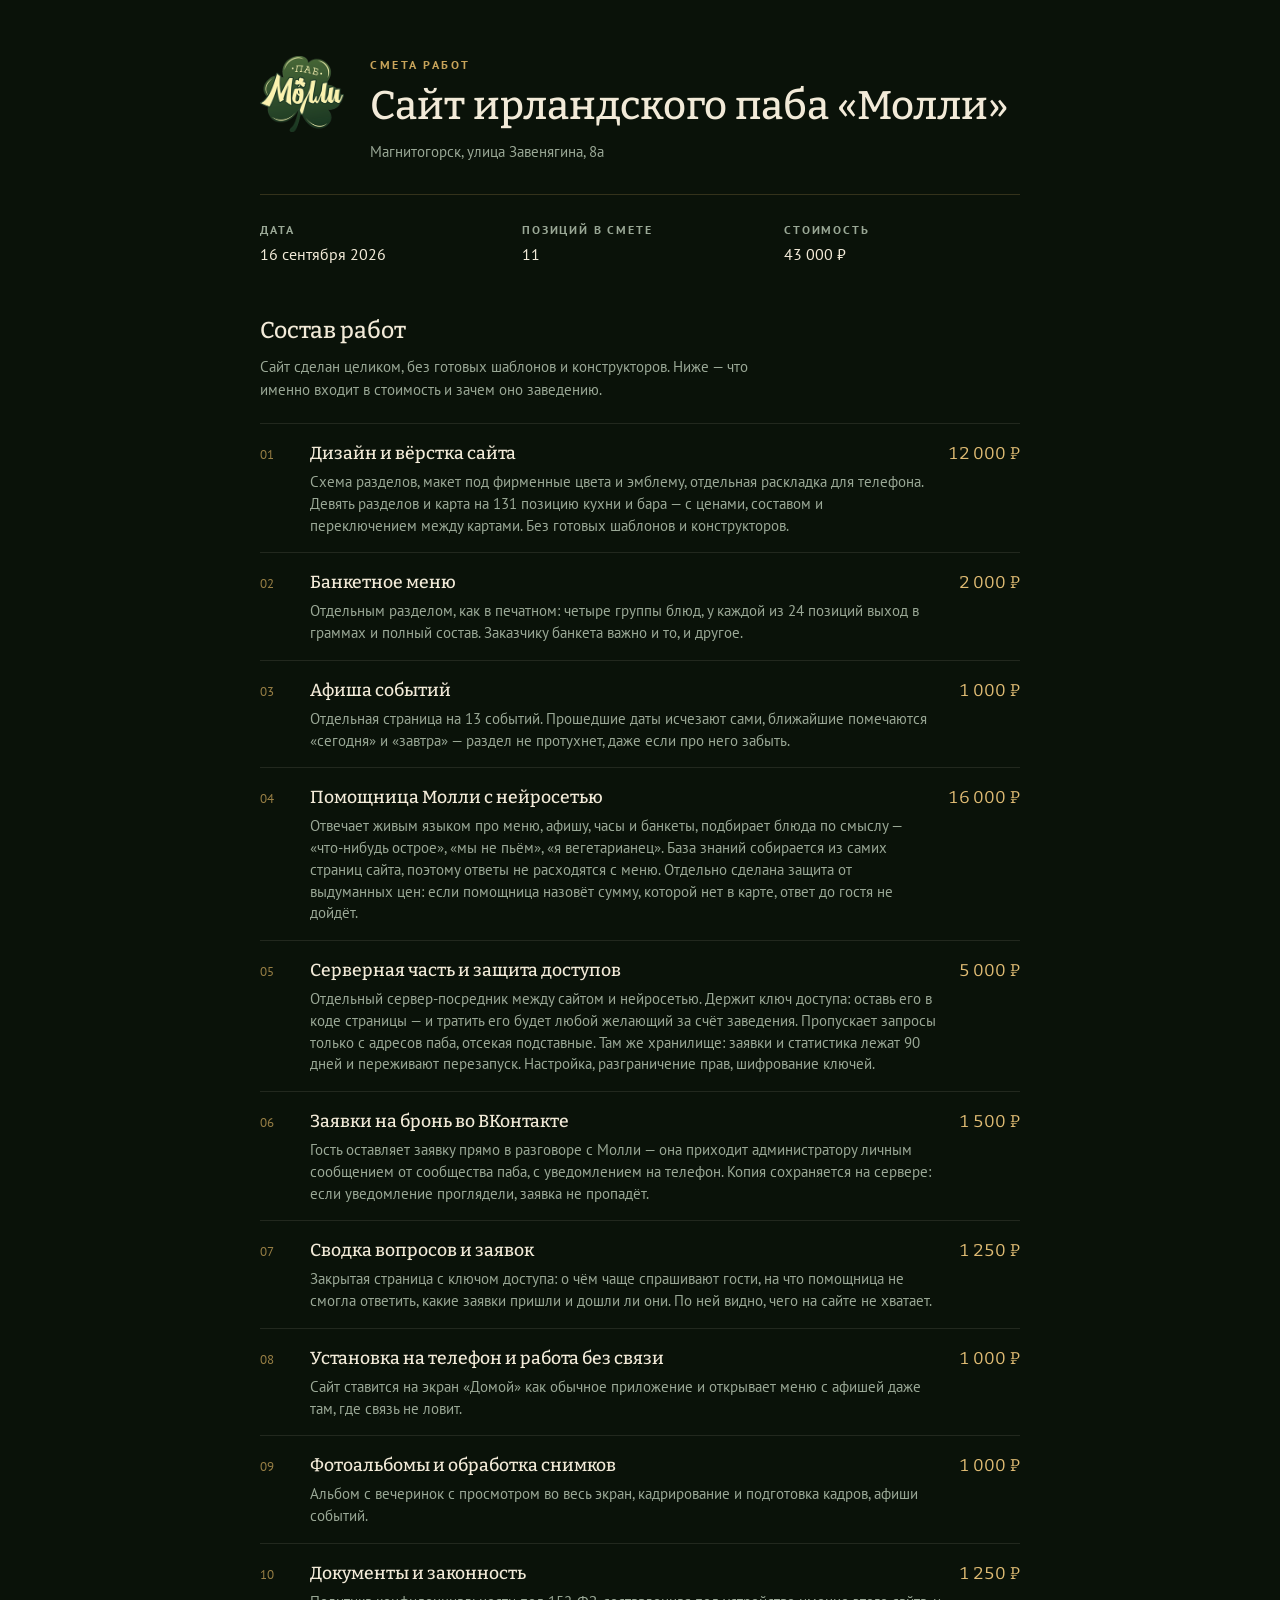
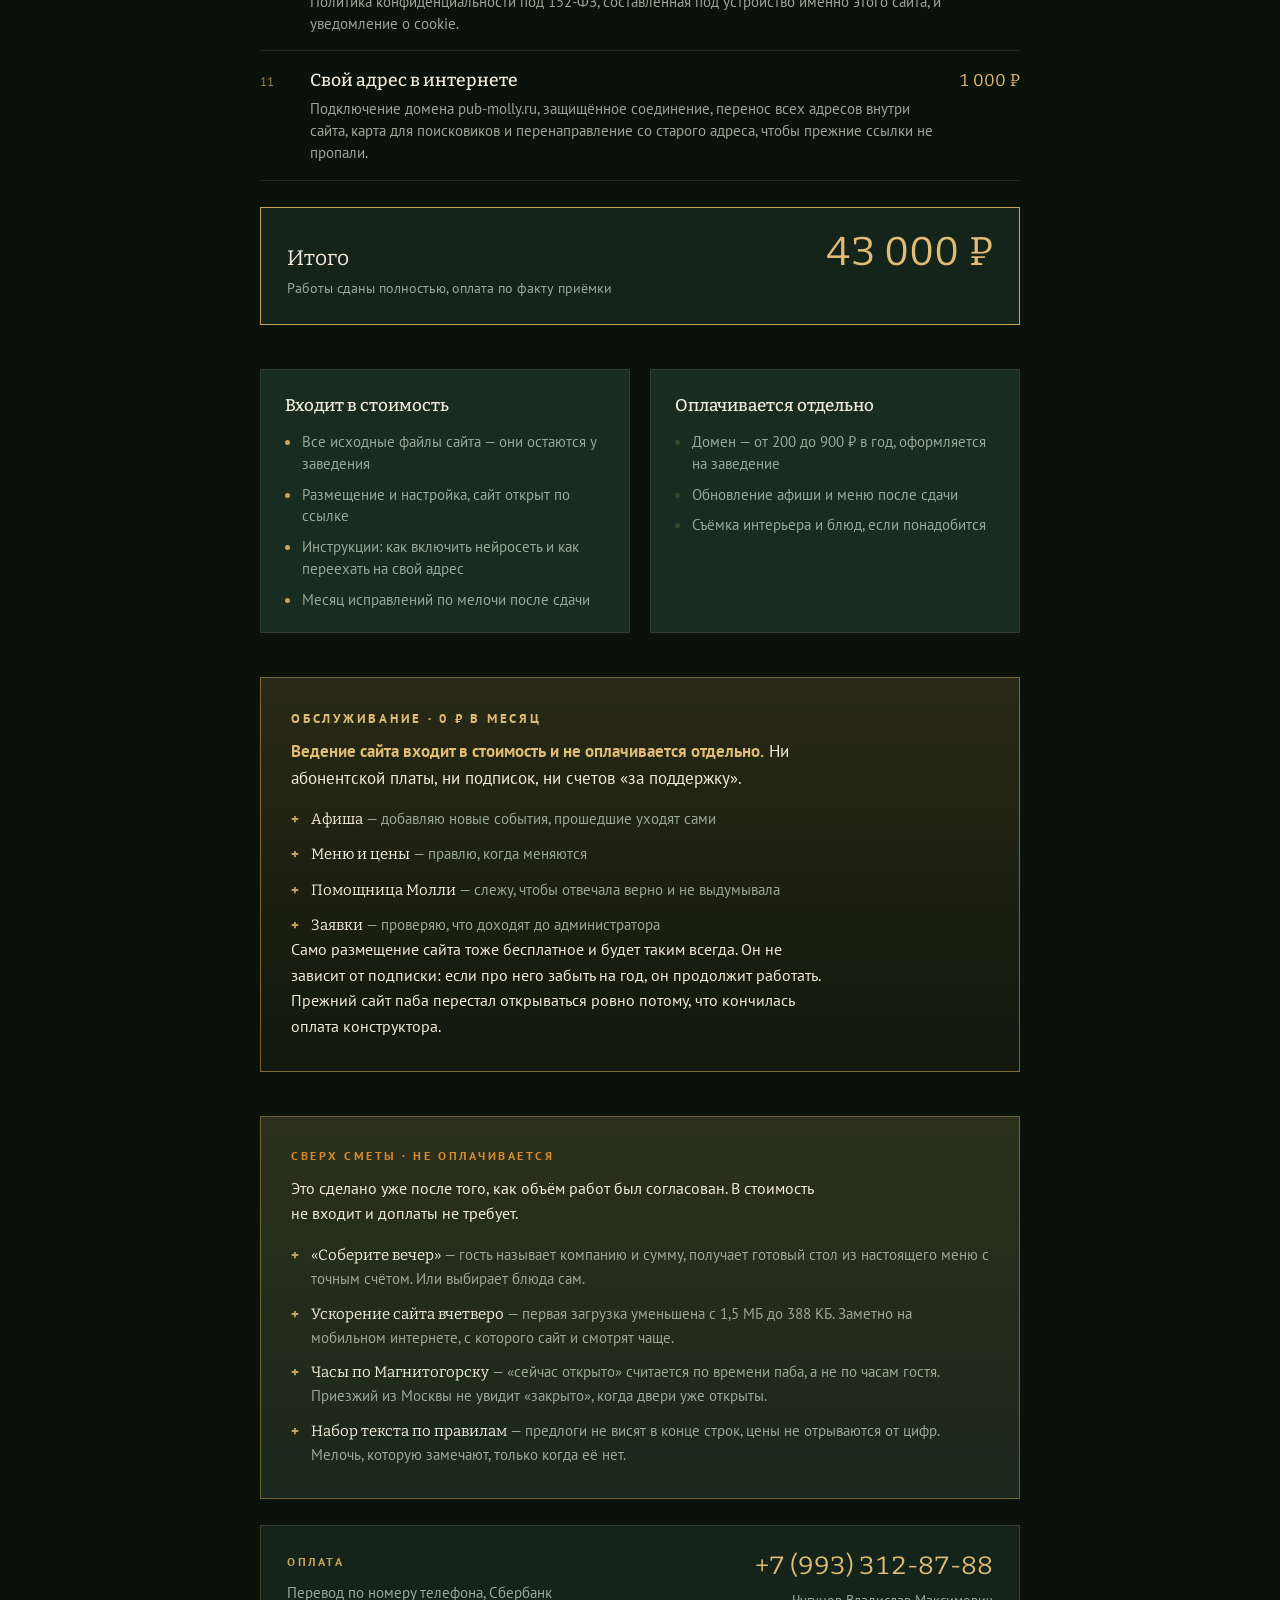
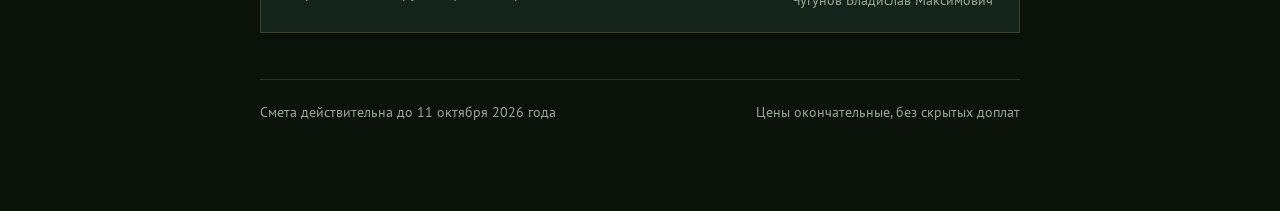
<file: smeta-molly.html>
<!DOCTYPE html>
<html lang="ru">
<head>
<meta charset="UTF-8">
<meta name="viewport" content="width=device-width, initial-scale=1.0">
<meta name="robots" content="noindex, nofollow">
<link rel="icon" type="image/png" href="images/favicon.png">
<title>Смета сайта паба Молли</title>
<link rel="stylesheet" href="https://fonts.googleapis.com/css2?family=Bitter:wght@400;500;600&family=PT+Sans:wght@400;700&display=swap">
<style>
  /* Смета намеренно живёт в одной палитре — фирменной палитре самого паба:
     тёмное дерево, латунь, кремовый. Документ читается как продолжение сайта,
     а не как бумага из другого мира. */
  :root{
    --ground:#0a1209;
    --panel:#14241a;
    --panel-2:#182d1f;
    --line:rgba(200,164,90,.22);
    --line-soft:rgba(242,234,216,.10);
    --cream:#f2ead8;
    --muted:#9aa896;
    --brass:#c8a45a;
    --brass-bright:#e0bc74;
    --amber:#d98b2b;
    --serif:'Bitter',Georgia,'Times New Roman',serif;
    --sans:'PT Sans',-apple-system,'Segoe UI',Arial,sans-serif;
  }

  dl,dd,ul,li,h1,h2,h3,p{margin:0;padding:0}
  ul{list-style:none}

  body{
    background:var(--ground);
    color:var(--cream);
    font-family:var(--sans);
    font-size:16px;
    line-height:1.6;
  }
  .sheet{
    max-width:760px;
    margin:0 auto;
    padding:48px 24px 80px;
  }

  /* ---------- шапка ---------- */
  .top{
    display:flex;
    align-items:flex-start;
    gap:26px;
    padding-bottom:30px;
    border-bottom:1px solid var(--line);
  }
  .top img{width:84px;height:auto;flex:none}
  .top-txt{flex:1;min-width:0}
  .kind{
    font-size:11.5px;
    letter-spacing:.22em;
    text-transform:uppercase;
    color:var(--brass);
    font-weight:700;
    margin-bottom:10px;
  }
  h1{
    font-family:var(--serif);
    font-weight:500;
    font-size:clamp(28px,5vw,40px);
    line-height:1.14;
    text-wrap:balance;
    margin-bottom:10px;
  }
  .where{color:var(--muted);font-size:15px}

  /* ---------- реквизиты документа ---------- */
  .facts{
    display:grid;
    grid-template-columns:repeat(auto-fit,minmax(170px,1fr));
    gap:18px 26px;
    margin:26px 0 44px;
  }
  .facts div{display:flex;flex-direction:column;gap:3px}
  .facts dt{
    font-size:11.5px;
    letter-spacing:.16em;
    text-transform:uppercase;
    color:var(--muted);
    font-weight:700;
  }
  .facts dd{font-size:16px;color:var(--cream)}

  h2{
    font-family:var(--serif);
    font-weight:500;
    font-size:23px;
    margin-bottom:6px;
  }
  .note{color:var(--muted);font-size:14.5px;margin-bottom:22px;max-width:62ch}

  /* ---------- позиции сметы ----------
     Нумерация здесь не украшение: позиции сметы принято нумеровать,
     на них ссылаются в разговоре. */
  .rows{border-top:1px solid var(--line-soft)}
  .row{
    display:grid;
    grid-template-columns:34px 1fr auto;
    gap:0 16px;
    align-items:baseline;
    padding:16px 0;
    border-bottom:1px solid var(--line-soft);
  }
  .num{
    font-size:13px;
    color:var(--brass);
    font-variant-numeric:tabular-nums;
    opacity:.75;
  }
  .what b{
    display:block;
    font-family:var(--serif);
    font-weight:500;
    font-size:17.5px;
    color:var(--cream);
    margin-bottom:3px;
  }
  .what span{display:block;color:var(--muted);font-size:14.5px;line-height:1.5}
  .sum{
    font-family:var(--serif);
    font-size:17px;
    color:var(--brass-bright);
    white-space:nowrap;
    font-variant-numeric:tabular-nums;
  }

  /* ---------- итог ---------- */
  .total{
    display:flex;
    align-items:baseline;
    justify-content:space-between;
    gap:20px;
    flex-wrap:wrap;
    margin-top:26px;
    padding:24px 26px;
    background:var(--panel);
    border:1px solid var(--brass);
  }
  .total-l{font-family:var(--serif);font-size:21px}
  .total-l span{display:block;font-family:var(--sans);font-size:13.5px;color:var(--muted);margin-top:3px}
  .total-r{
    font-family:var(--serif);
    font-size:clamp(30px,6vw,40px);
    color:var(--brass-bright);
    font-variant-numeric:tabular-nums;
    line-height:1;
  }

  /* ---------- что входит и что нет ---------- */
  .two{
    display:grid;
    grid-template-columns:repeat(auto-fit,minmax(260px,1fr));
    gap:20px;
    margin-top:44px;
  }
  .box{padding:22px 24px;background:var(--panel-2);border:1px solid var(--line-soft)}
  .box h3{
    font-family:var(--serif);
    font-weight:500;
    font-size:17px;
    margin-bottom:12px;
    color:var(--cream);
  }
  .box ul{list-style:none;display:flex;flex-direction:column;gap:9px}
  .box li{
    position:relative;
    padding-left:17px;
    font-size:14.5px;
    color:var(--muted);
    line-height:1.5;
  }
  .box li::before{
    content:"";
    position:absolute;
    left:0;top:9px;
    width:5px;height:5px;
    border-radius:50%;
    background:var(--brass);
  }
  .box.out li::before{background:var(--line);}

  /* ---------- единственный поднятый блок на странице ---------- */
  .free{
    margin-top:44px;
    padding:30px 30px 32px;
    background:
      linear-gradient(180deg,rgba(217,139,43,.12),rgba(217,139,43,.03)),
      var(--panel);
    border:1px solid rgba(217,139,43,.42);
  }
  .free .kind{color:var(--amber)}
  .free p{font-size:16px;color:var(--cream);max-width:60ch;margin-bottom:14px}
  .free p:last-child{margin-bottom:0}
  .free b{color:var(--brass-bright)}
  .free .price{
    font-family:var(--serif);
    font-size:26px;
    color:var(--brass-bright);
    font-variant-numeric:tabular-nums;
  }

  /* ---------- реквизиты ----------
     Отдельным блоком в конце: заказчик прочитал смету, согласился —
     и тут же видит, куда платить, без отдельного сообщения. */
  .pay{
    margin-top:26px;
    padding:20px 26px;
    border:1px solid var(--line);
    background:var(--panel);
    display:flex;
    align-items:center;
    justify-content:space-between;
    gap:20px;
    flex-wrap:wrap;
  }
  .pay .kind{color:var(--brass)}
  .pay p{font-size:15px;color:var(--muted);margin-top:4px}
  .pay-r{text-align:right}
  .pay-r a{
    display:block;
    font-family:var(--serif);
    font-size:clamp(20px,4vw,25px);
    color:var(--brass-bright);
    text-decoration:none;
    white-space:nowrap;
    font-variant-numeric:tabular-nums;
  }
  .pay-r a:hover{text-decoration:underline}
  .pay-r span{display:block;font-size:13.5px;color:var(--muted);margin-top:4px}
  @media(max-width:560px){
    .pay{flex-direction:column;align-items:flex-start}
    .pay-r{text-align:left}
  }

  .tail{
    margin-top:46px;
    padding-top:22px;
    border-top:1px solid var(--line);
    color:var(--muted);
    font-size:13.5px;
    display:flex;
    justify-content:space-between;
    gap:16px;
    flex-wrap:wrap;
  }

  @media(max-width:560px){
    .sheet{padding:32px 18px 60px}
    .top{gap:18px}
    .top img{width:62px}
    .row{grid-template-columns:26px 1fr;row-gap:6px}
    .sum{grid-column:2;justify-self:start}
  }


  .bonus-block{border-color:rgba(200,164,90,.45)}
  .bonus-list{list-style:none;display:flex;flex-direction:column;gap:11px;margin-top:16px}
  .bonus-list li{
    position:relative;padding-left:20px;font-size:15px;
    color:var(--muted);line-height:1.55;
  }
  .bonus-list li::before{
    content:"+";position:absolute;left:0;top:0;
    color:var(--brass);font-weight:700;
  }
  .bonus-list b{color:var(--cream);font-weight:400;font-family:var(--serif)}


  .service-block{
    border-color:rgba(200,164,90,.55);
    background:linear-gradient(180deg,rgba(200,164,90,.16),rgba(200,164,90,.04));
  }
  .service-block .kind{color:var(--brass-bright);font-size:12.5px}
  .service-block > p:first-of-type{font-size:16.5px}

  /* Смету часто печатают или сохраняют в PDF — там нужна бумага, а не дерево. */
  @media print{
    :root{--ground:#fff;--panel:#fff;--panel-2:#fff;--cream:#111;--muted:#555;
          --brass:#8a6a20;--brass-bright:#6d5216;--line:#bbb;--line-soft:#ddd}
    .free{background:#fff;border-color:#bbb}
    .sheet{padding:0}
  }
</style>
</head>
<body>

<div class="sheet">

  <header class="top">
    <img src="[data-uri]" alt="Эмблема паба «Молли»">
    <div class="top-txt">
      <div class="kind">Смета работ</div>
      <h1>Сайт ирландского паба «Молли»</h1>
      <p class="where">Магнитогорск, улица Завенягина, 8а</p>
    </div>
  </header>

  <dl class="facts">
    <div><dt>Дата</dt><dd>16 сентября 2026</dd></div>
    <div><dt>Позиций в смете</dt><dd>11</dd></div>
    <div><dt>Стоимость</dt><dd>43 000 ₽</dd></div>
      </dl>

  <h2>Состав работ</h2>
  <p class="note">Сайт сделан целиком, без готовых шаблонов и конструкторов. Ниже —
     что именно входит в стоимость и зачем оно заведению.</p>

  <div class="rows">

                  <div class="row">
        <div class="num">01</div>
        <div class="what">
          <b>Дизайн и вёрстка сайта</b>
          <span>Схема разделов, макет под фирменные цвета и эмблему, отдельная раскладка для телефона. Девять разделов и карта на 131 позицию кухни и бара — с ценами, составом и переключением между картами. Без готовых шаблонов и конструкторов.</span>
        </div>
        <div class="sum">12 000 ₽</div>
      </div>

      <div class="row">
        <div class="num">02</div>
        <div class="what">
          <b>Банкетное меню</b>
          <span>Отдельным разделом, как в печатном: четыре группы блюд, у каждой из 24 позиций выход в граммах и полный состав. Заказчику банкета важно и то, и другое.</span>
        </div>
        <div class="sum">2 000 ₽</div>
      </div>

      <div class="row">
        <div class="num">03</div>
        <div class="what">
          <b>Афиша событий</b>
          <span>Отдельная страница на 13 событий. Прошедшие даты исчезают сами, ближайшие помечаются «сегодня» и «завтра» — раздел не протухнет, даже если про него забыть.</span>
        </div>
        <div class="sum">1 000 ₽</div>
      </div>

      <div class="row">
        <div class="num">04</div>
        <div class="what">
          <b>Помощница Молли с нейросетью</b>
          <span>Отвечает живым языком про меню, афишу, часы и банкеты, подбирает блюда по смыслу — «что-нибудь острое», «мы не пьём», «я вегетарианец». База знаний собирается из самих страниц сайта, поэтому ответы не расходятся с меню. Отдельно сделана защита от выдуманных цен: если помощница назовёт сумму, которой нет в карте, ответ до гостя не дойдёт.</span>
        </div>
        <div class="sum">16 000 ₽</div>
      </div>

      <div class="row">
        <div class="num">05</div>
        <div class="what">
          <b>Серверная часть и защита доступов</b>
          <span>Отдельный сервер-посредник между сайтом и нейросетью. Держит ключ доступа: оставь его в коде страницы — и тратить его будет любой желающий за счёт заведения. Пропускает запросы только с адресов паба, отсекая подставные. Там же хранилище: заявки и статистика лежат 90 дней и переживают перезапуск. Настройка, разграничение прав, шифрование ключей.</span>
        </div>
        <div class="sum">5 000 ₽</div>
      </div>

      <div class="row">
        <div class="num">06</div>
        <div class="what">
          <b>Заявки на бронь во ВКонтакте</b>
          <span>Гость оставляет заявку прямо в разговоре с Молли — она приходит администратору личным сообщением от сообщества паба, с уведомлением на телефон. Копия сохраняется на сервере: если уведомление проглядели, заявка не пропадёт.</span>
        </div>
        <div class="sum">1 500 ₽</div>
      </div>

      <div class="row">
        <div class="num">07</div>
        <div class="what">
          <b>Сводка вопросов и заявок</b>
          <span>Закрытая страница с ключом доступа: о чём чаще спрашивают гости, на что помощница не смогла ответить, какие заявки пришли и дошли ли они. По ней видно, чего на сайте не хватает.</span>
        </div>
        <div class="sum">1 250 ₽</div>
      </div>

      <div class="row">
        <div class="num">08</div>
        <div class="what">
          <b>Установка на телефон и работа без связи</b>
          <span>Сайт ставится на экран «Домой» как обычное приложение и открывает меню с афишей даже там, где связь не ловит.</span>
        </div>
        <div class="sum">1 000 ₽</div>
      </div>

      <div class="row">
        <div class="num">09</div>
        <div class="what">
          <b>Фотоальбомы и обработка снимков</b>
          <span>Альбом с вечеринок с просмотром во весь экран, кадрирование и подготовка кадров, афиши событий.</span>
        </div>
        <div class="sum">1 000 ₽</div>
      </div>

      <div class="row">
        <div class="num">10</div>
        <div class="what">
          <b>Документы и законность</b>
          <span>Политика конфиденциальности под 152-ФЗ, составленная под устройство именно этого сайта, и уведомление о cookie.</span>
        </div>
        <div class="sum">1 250 ₽</div>
      </div>

      <div class="row">
        <div class="num">11</div>
        <div class="what">
          <b>Свой адрес в интернете</b>
          <span>Подключение домена pub-molly.ru, защищённое соединение, перенос всех адресов внутри сайта, карта для поисковиков и перенаправление со старого адреса, чтобы прежние ссылки не пропали.</span>
        </div>
        <div class="sum">1 000 ₽</div>
      </div>

    </div>

  <div class="total">
    <div class="total-l">
      Итого
      <span>Работы сданы полностью, оплата по факту приёмки</span>
    </div>
    <div class="total-r">43 000 ₽</div>
  </div>

  <div class="two">
    <div class="box">
      <h3>Входит в стоимость</h3>
      <ul>
        <li>Все исходные файлы сайта — они остаются у заведения</li>
        <li>Размещение и настройка, сайт открыт по ссылке</li>
        <li>Инструкции: как включить нейросеть и как переехать на свой адрес</li>
        <li>Месяц исправлений по мелочи после сдачи</li>
      </ul>
    </div>
    <div class="box out">
      <h3>Оплачивается отдельно</h3>
      <ul>
        <li>Домен — от 200 до 900 ₽ в год, оформляется на заведение</li>
        <li>Обновление афиши и меню после сдачи</li>
        <li>Съёмка интерьера и блюд, если понадобится</li>
      </ul>
    </div>
  </div>


  
    <section class="free service-block">
      <div class="kind">Обслуживание · 0 ₽ в месяц</div>
      <p><b>Ведение сайта входит в стоимость и не оплачивается отдельно.</b>
         Ни абонентской платы, ни подписок, ни счетов «за поддержку».</p>
      <ul class="bonus-list">
        <li><b>Афиша</b> — добавляю новые события, прошедшие уходят сами</li>
        <li><b>Меню и цены</b> — правлю, когда меняются</li>
        <li><b>Помощница Молли</b> — слежу, чтобы отвечала верно и не выдумывала</li>
        <li><b>Заявки</b> — проверяю, что доходят до администратора</li>
      </ul>
      <p>Само размещение сайта тоже бесплатное и будет таким всегда.
         Он не зависит от подписки: если про него забыть на год, он продолжит
         работать. Прежний сайт паба перестал открываться ровно потому,
         что кончилась оплата конструктора.</p>
    </section>

  <section class="free bonus-block">
      <div class="kind">Сверх сметы · не оплачивается</div>
      <p>Это сделано уже после того, как объём работ был согласован. В стоимость
         не входит и доплаты не требует.</p>
      <ul class="bonus-list">
        <li><b>«Соберите вечер»</b> — гость называет компанию и сумму, получает готовый
            стол из настоящего меню с точным счётом. Или выбирает блюда сам.</li>
        <li><b>Ускорение сайта вчетверо</b> — первая загрузка уменьшена с 1,5 МБ
            до 388 КБ. Заметно на мобильном интернете, с которого сайт и смотрят чаще.</li>
        <li><b>Часы по Магнитогорску</b> — «сейчас открыто» считается по времени паба,
            а не по часам гостя. Приезжий из Москвы не увидит «закрыто»,
            когда двери уже открыты.</li>
        <li><b>Набор текста по правилам</b> — предлоги не висят в конце строк,
            цены не отрываются от цифр. Мелочь, которую замечают, только когда её нет.</li>
      </ul>
    </section>

  

  <section class="pay">
    <div class="pay-l">
      <div class="kind">Оплата</div>
      <p>Перевод по номеру телефона, Сбербанк</p>
    </div>
    <div class="pay-r">
      <a href="tel:+79933128788">+7 (993) 312-87-88</a>
      <span>Чугунов Владислав Максимович</span>
    </div>
  </section>

  <div class="tail">
    <span>Смета действительна до 11 октября 2026 года</span>
    <span>Цены окончательные, без скрытых доплат</span>
  </div>

</div>

</body>
</html>
</file>
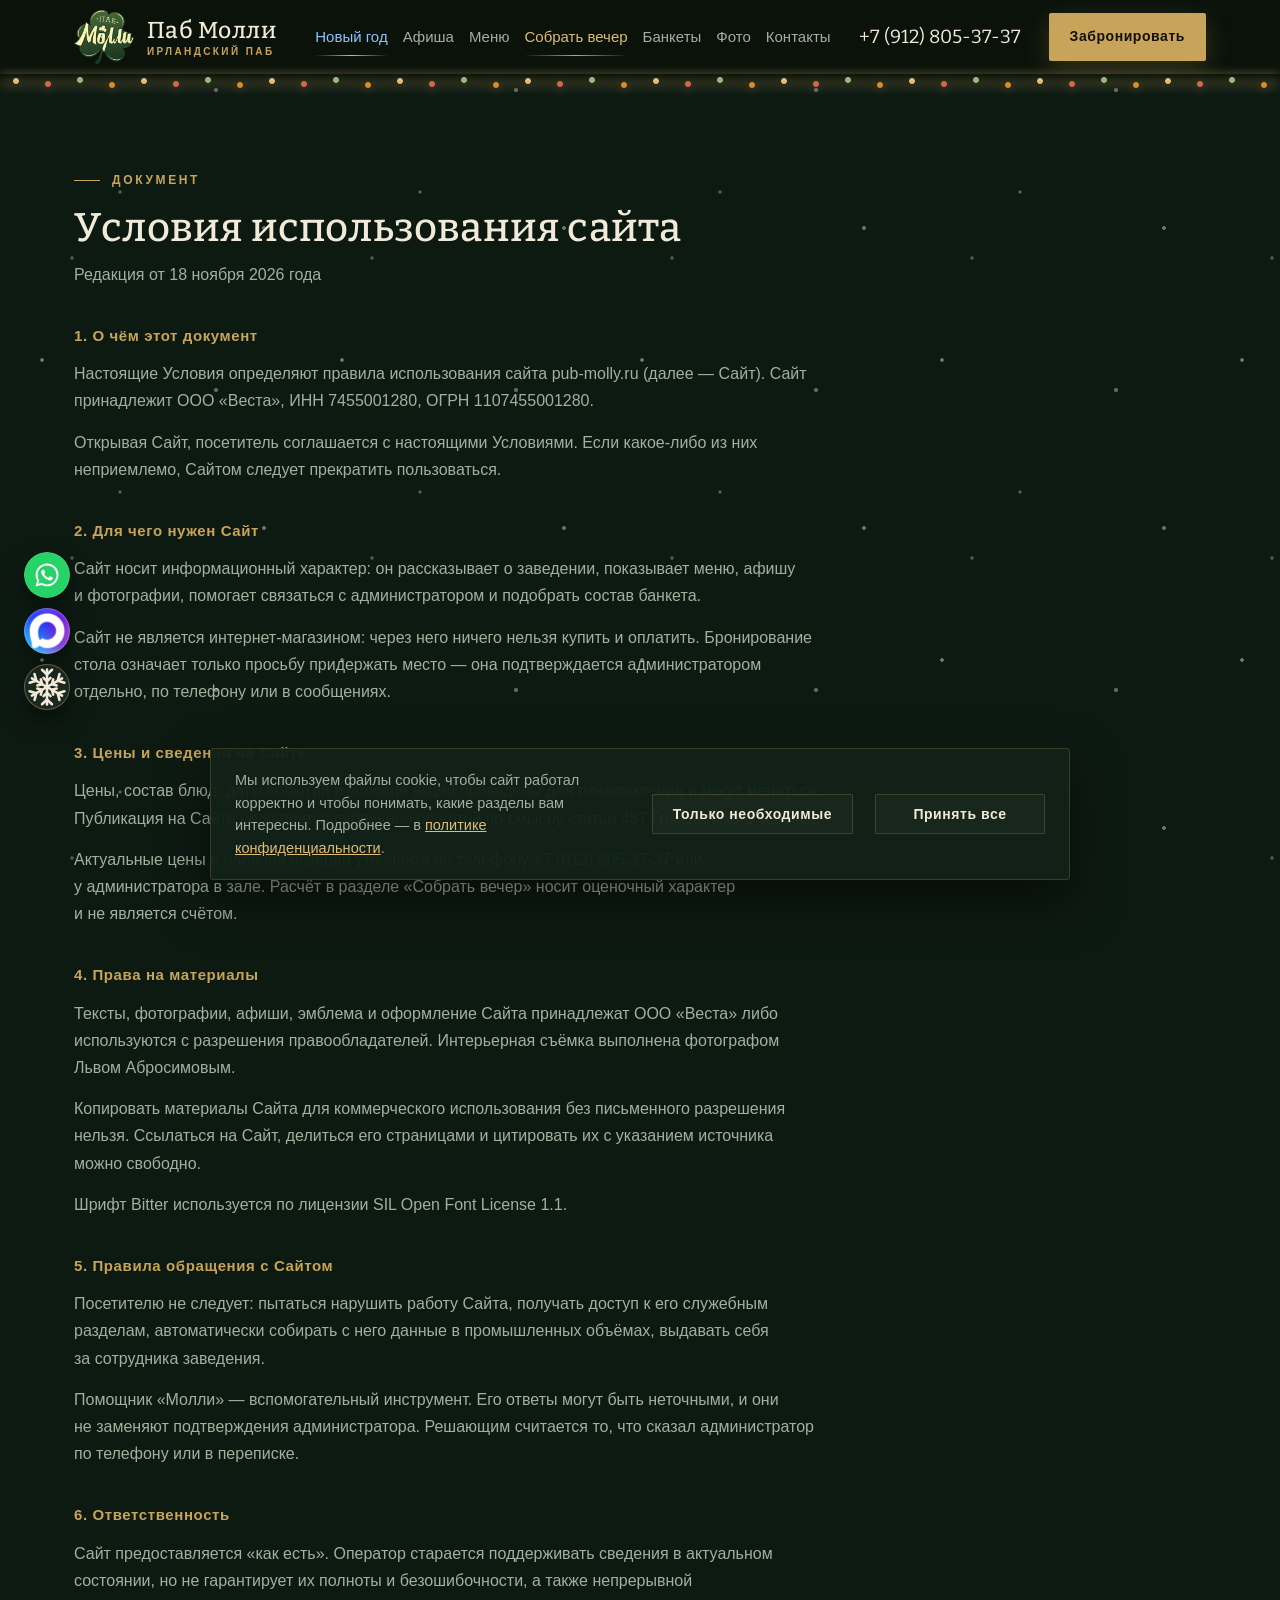
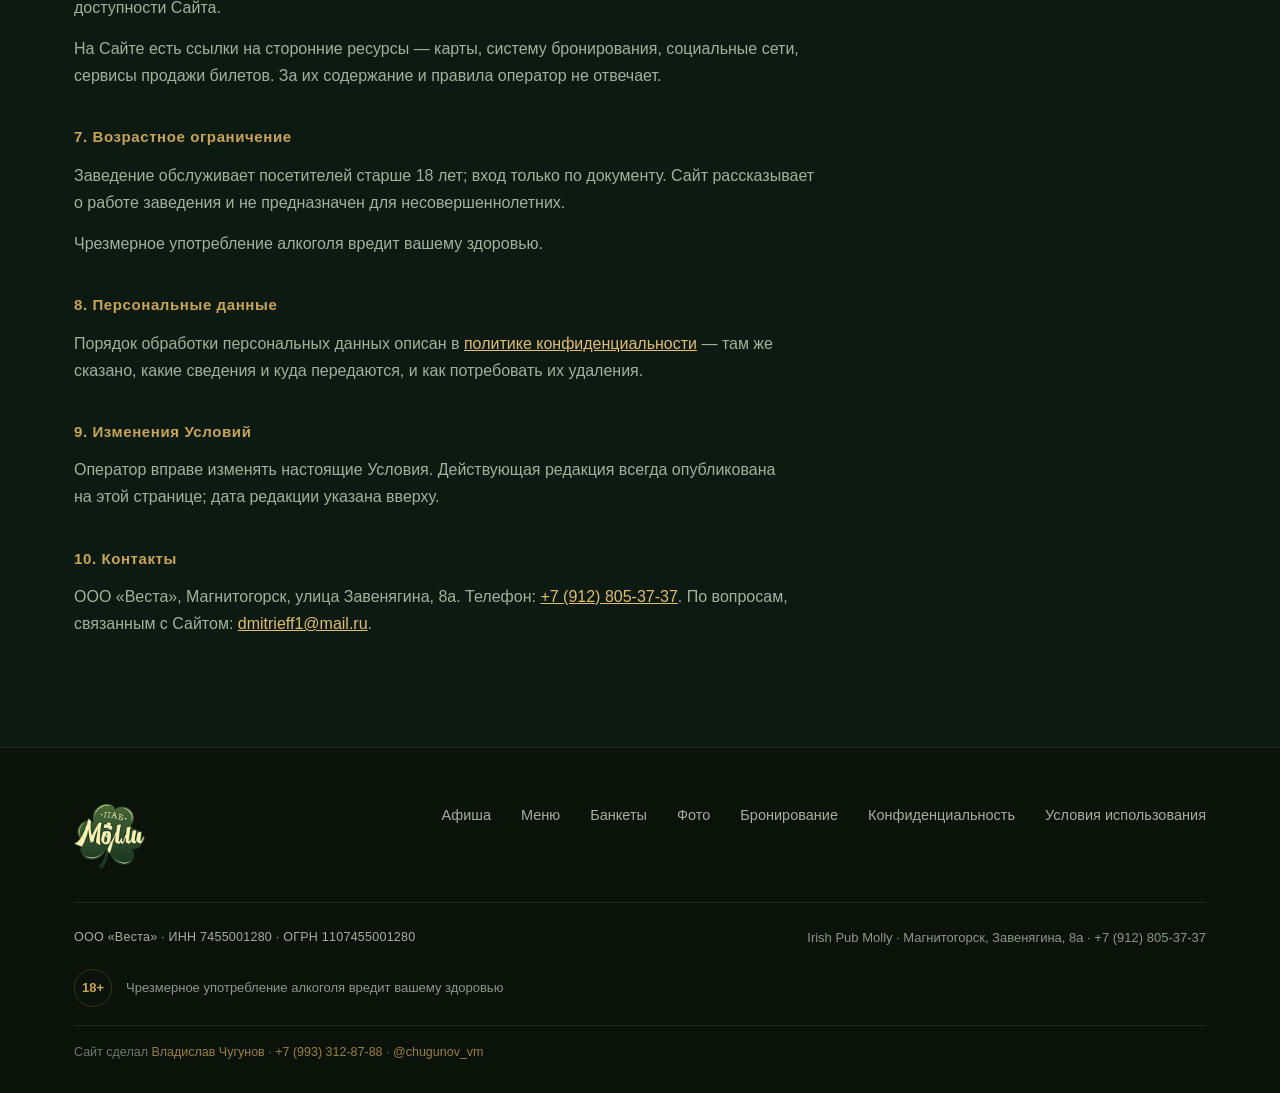
<file: usloviya.html>
<!DOCTYPE html>
<html lang="ru">
<head>
<meta charset="UTF-8">
<meta name="viewport" content="width=device-width, initial-scale=1.0">
<title>Условия использования сайта — Irish Pub Molly</title>
<meta name="description" content="Условия использования сайта ирландского паба «Молли» в Магнитогорске: назначение сайта, права на материалы, ответственность.">
<link rel="canonical" href="https://pub-molly.ru/usloviya.html">
<meta property="og:type" content="website">
<meta property="og:site_name" content="Irish Pub Molly">
<meta property="og:locale" content="ru_RU">
<meta property="og:title" content="Условия использования сайта — Irish Pub Molly">
<meta property="og:description" content="Условия использования сайта ирландского паба «Молли» в Магнитогорске.">
<meta property="og:url" content="https://pub-molly.ru/usloviya.html">
<meta property="og:image" content="https://pub-molly.ru/images/og-image.jpg">
<meta property="og:image:width" content="1200">
<meta property="og:image:height" content="630">
<meta name="theme-color" content="#0d1a12">
<link rel="icon" type="image/png" href="images/favicon.png">
<link rel="apple-touch-icon" href="images/icon-192.png">
<link rel="manifest" href="manifest.json">
<meta name="apple-mobile-web-app-capable" content="yes">
<meta name="apple-mobile-web-app-status-bar-style" content="black-translucent">
<meta name="apple-mobile-web-app-title" content="Паб Молли">
<script>document.documentElement.className+=' js';</script>
<link rel="stylesheet" href="style.css">
</head>
<body class="ny">
<a class="skip" href="#main">Перейти к содержимому</a>

<header class="hdr">
  <div class="wrap">
    <a href="index.html" class="logo">
      <img src="images/logo.png" alt="Паб Молли — ирландский паб в Магнитогорске" width="600" height="541">
      <span class="logo-txt"><b>Паб Молли</b><span>Ирландский паб</span></span>
    </a>
    <nav class="nav" id="nav">
      <a href="novyi-god.html" class="nav-ng">Новый год</a>
      <a href="afisha.html">Афиша</a>
      <a href="index.html#menu">Меню</a>
      <a href="vecher.html" class="nav-hit">Собрать вечер</a>
      <a href="index.html#banquet">Банкеты</a>
      <a href="foto.html">Фото</a>
      <a href="index.html#contacts">Контакты</a>
    </nav>
    <a href="tel:+79128053737" class="hdr-phone">+7 (912) 805-37-37</a>
    <a href="index.html#book" class="btn btn-gold btn-sm"><span class="lbl-wide">Забронировать</span><span class="lbl-tight">Бронь</span></a>
    <button class="burger" id="burger" aria-label="Меню" aria-expanded="false"><i></i><i></i><i></i></button>
  </div>
</header>

<main id="main" tabindex="-1">

<section class="sec">
  <div class="wrap">
    <div class="doc">
      <div class="eyebrow">Документ</div>
      <h1 data-type>Условия использования сайта</h1>
      <p class="doc-date">Редакция от 18 ноября 2026 года</p>


      <h2>1. О чём этот документ</h2>
      <p>Настоящие Условия определяют правила использования сайта pub-molly.ru (далее — Сайт). Сайт принадлежит ООО «Веста», ИНН 7455001280, ОГРН 1107455001280.</p>
      <p>Открывая Сайт, посетитель соглашается с настоящими Условиями. Если какое-либо из них неприемлемо, Сайтом следует прекратить пользоваться.</p>

      <h2>2. Для чего нужен Сайт</h2>
      <p>Сайт носит информационный характер: он рассказывает о заведении, показывает меню, афишу и фотографии, помогает связаться с администратором и подобрать состав банкета.</p>
      <p>Сайт не является интернет-магазином: через него ничего нельзя купить и оплатить. Бронирование стола означает только просьбу придержать место — она подтверждается администратором отдельно, по телефону или в сообщениях.</p>

      <h2>3. Цены и сведения на Сайте</h2>
      <p>Цены, состав блюд, даты событий и условия акций приведены для ознакомления и могут меняться. Публикация на Сайте не является публичной офертой по смыслу статьи 437 Гражданского кодекса.</p>
      <p>Актуальные цены и наличие позиций уточняйте по телефону +7 (912) 805-37-37 или у администратора в зале. Расчёт в разделе «Собрать вечер» носит оценочный характер и не является счётом.</p>

      <h2>4. Права на материалы</h2>
      <p>Тексты, фотографии, афиши, эмблема и оформление Сайта принадлежат ООО «Веста» либо используются с разрешения правообладателей. Интерьерная съёмка выполнена фотографом Львом Абросимовым.</p>
      <p>Копировать материалы Сайта для коммерческого использования без письменного разрешения нельзя. Ссылаться на Сайт, делиться его страницами и цитировать их с указанием источника можно свободно.</p>
      <p>Шрифт Bitter используется по лицензии SIL Open Font License 1.1.</p>

      <h2>5. Правила обращения с Сайтом</h2>
      <p>Посетителю не следует: пытаться нарушить работу Сайта, получать доступ к его служебным разделам, автоматически собирать с него данные в промышленных объёмах, выдавать себя за сотрудника заведения.</p>
      <p>Помощник «Молли» — вспомогательный инструмент. Его ответы могут быть неточными, и они не заменяют подтверждения администратора. Решающим считается то, что сказал администратор по телефону или в переписке.</p>

      <h2>6. Ответственность</h2>
      <p>Сайт предоставляется «как есть». Оператор старается поддерживать сведения в актуальном состоянии, но не гарантирует их полноты и безошибочности, а также непрерывной доступности Сайта.</p>
      <p>На Сайте есть ссылки на сторонние ресурсы — карты, систему бронирования, социальные сети, сервисы продажи билетов. За их содержание и правила оператор не отвечает.</p>

      <h2>7. Возрастное ограничение</h2>
      <p>Заведение обслуживает посетителей старше 18 лет; вход только по документу. Сайт рассказывает о работе заведения и не предназначен для несовершеннолетних.</p>
      <p>Чрезмерное употребление алкоголя вредит вашему здоровью.</p>

      <h2>8. Персональные данные</h2>
      <p>Порядок обработки персональных данных описан в <a href="politika.html">политике конфиденциальности</a> — там же сказано, какие сведения и куда передаются, и как потребовать их удаления.</p>

      <h2>9. Изменения Условий</h2>
      <p>Оператор вправе изменять настоящие Условия. Действующая редакция всегда опубликована на этой странице; дата редакции указана вверху.</p>

      <h2>10. Контакты</h2>
      <p>ООО «Веста», Магнитогорск, улица Завенягина, 8а. Телефон: <a href="tel:+79128053737">+7 (912) 805-37-37</a>. По вопросам, связанным с Сайтом: <a href="mailto:dmitrieff1@mail.ru">dmitrieff1@mail.ru</a>.</p>

    </div>
  </div>
</section>

</main>

<footer class="ftr">
  <div class="wrap">
    <div class="ftr-top">
      <a href="index.html" class="logo">
        <img src="images/logo.png" alt="Паб Молли" width="600" height="541">
      </a>
      <nav class="ftr-nav">
        <a href="afisha.html">Афиша</a>
        <a href="index.html#menu">Меню</a>
        <a href="index.html#banquet">Банкеты</a>
        <a href="foto.html">Фото</a>
        <a href="index.html#book">Бронирование</a>
        <a href="politika.html">Конфиденциальность</a>
        <a href="usloviya.html">Условия использования</a>
      </nav>
    </div>
    <div class="ftr-bot">
      <div class="ftr-legal">ООО «Веста» · ИНН 7455001280 · ОГРН 1107455001280</div>
      <div>Irish Pub Molly · Магнитогорск, Завенягина, 8а · <a href="tel:+79128053737">+7 (912) 805-37-37</a></div>
      <div style="display:flex;align-items:center;gap:14px">
        <span class="age">18+</span>
        <span>Чрезмерное употребление алкоголя вредит вашему здоровью</span>
      </div>
    </div>

      <div class="ftr-author">
        Сайт сделал <a href="https://vk.ru/chugunov_vm" target="_blank" rel="noopener">Владислав Чугунов</a> ·
        <a href="tel:+79933128788">+7 (993) 312-87-88</a> ·
        <a href="https://t.me/chugunov_vm" target="_blank" rel="noopener">@chugunov_vm</a>
      </div>
  </div>
</footer>

<!-- быстрая связь: кружки мессенджеров -->
<div class="mess" aria-label="Написать в мессенджер">
  <a class="mess-a mess-wa" href="https://wa.me/79512375768" target="_blank" rel="noopener"
     aria-label="Написать в WhatsApp" title="Написать в WhatsApp">
    <svg viewBox="0 0 48 48" width="46" height="46" aria-hidden="true" focusable="false">
      <circle cx="24" cy="24" r="24" fill="#25d366"/>
      <path fill="#fff" transform="translate(12 12)"
            d="M17.472 14.382c-.297-.149-1.758-.867-2.03-.967-.273-.099-.471-.148-.67.15-.197.297-.767.966-.94 1.164-.173.199-.347.223-.644.075-.297-.15-1.255-.463-2.39-1.475-.883-.788-1.48-1.761-1.653-2.059-.173-.297-.018-.458.13-.606.134-.133.298-.347.446-.52.149-.174.198-.298.298-.497.099-.198.05-.371-.025-.52-.075-.149-.669-1.612-.916-2.207-.242-.579-.487-.5-.669-.51a12.8 12.8 0 0 0-.57-.01c-.198 0-.52.074-.792.372-.272.297-1.04 1.016-1.04 2.479 0 1.462 1.065 2.875 1.213 3.074.149.198 2.096 3.2 5.077 4.487.709.306 1.262.489 1.694.625.712.227 1.36.195 1.871.118.571-.085 1.758-.719 2.006-1.413.248-.694.248-1.289.173-1.413-.074-.124-.272-.198-.57-.347m-5.421 7.403h-.004a9.87 9.87 0 0 1-5.031-1.378l-.361-.214-3.741.982.998-3.648-.235-.374a9.86 9.86 0 0 1-1.51-5.26c.001-5.45 4.436-9.884 9.888-9.884 2.64 0 5.122 1.03 6.988 2.898a9.825 9.825 0 0 1 2.893 6.994c-.003 5.45-4.437 9.884-9.885 9.884m8.413-18.297A11.815 11.815 0 0 0 12.05 0C5.495 0 .16 5.335.157 11.892c0 2.096.547 4.142 1.588 5.945L.057 24l6.305-1.654a11.882 11.882 0 0 0 5.683 1.448h.005c6.554 0 11.89-5.335 11.893-11.893a11.821 11.821 0 0 0-3.48-8.413"/>
    </svg>
  </a>
  <a class="mess-a mess-max" href="https://max.ru/u/f9LHodD0cOLgR62AVIn61KujoXjF2AZY_bRdFugIIzn5IYOP0ItpA5j-_cw" target="_blank" rel="noopener"
     aria-label="Написать в MAX" title="Написать в MAX">
    <img src="images/max.png" alt="" width="46" height="46">
  </a>
</div>


<script>
(function(){
  var burger=document.getElementById('burger'), nav=document.getElementById('nav');
  if(burger){
    burger.addEventListener('click',function(){
      var open=nav.classList.toggle('on');
      burger.classList.toggle('on',open);
      burger.setAttribute('aria-expanded',open?'true':'false');
    });
  }
})();
</script>
<script src="anons.js" defer></script>
<script src="cookie.js" defer></script>
<script src="sneg.js" defer></script>
<script src="type.js" defer></script>
<script src="install.js" defer></script>
</body>
</html>
</file>
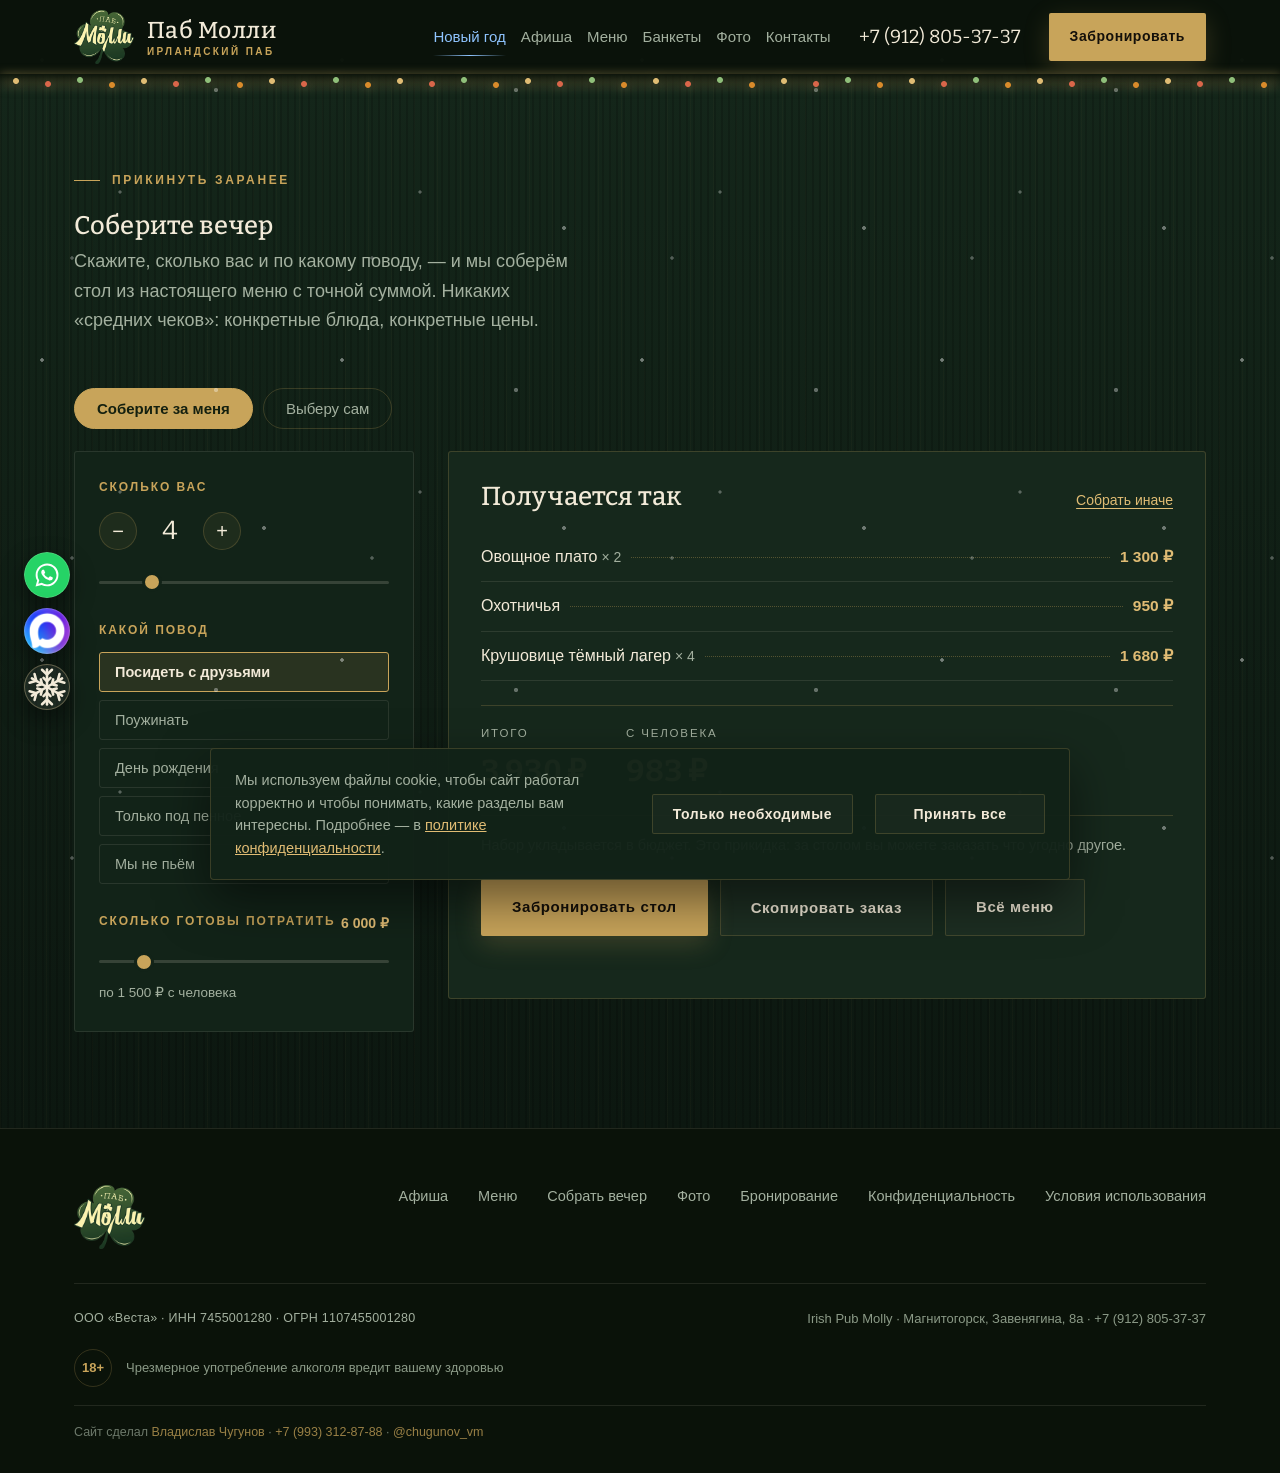
<file: vecher.html>
<!DOCTYPE html>
<html lang="ru">
<head>
<meta charset="UTF-8">
<meta name="viewport" content="width=device-width, initial-scale=1.0">
<title>Соберите вечер — Irish Pub Molly</title>
<meta name="description" content="Подберём стол под вашу компанию и бюджет: конкретные блюда из меню паба «Молли» с точной суммой. Магнитогорск, Завенягина, 8а.">
<link rel="canonical" href="https://pub-molly.ru/vecher.html">
<meta property="og:type" content="website">
<meta property="og:site_name" content="Irish Pub Molly">
<meta property="og:locale" content="ru_RU">
<meta property="og:title" content="Соберите вечер — Irish Pub Molly">
<meta property="og:description" content="Подберём стол под вашу компанию и бюджет: конкретные блюда из меню паба «Молли» с точной суммой. Магнитогорск, Завенягина, 8а.">
<meta property="og:url" content="https://pub-molly.ru/vecher.html">
<meta property="og:image" content="https://pub-molly.ru/images/og-image.jpg">
<meta property="og:image:width" content="1200">
<meta property="og:image:height" content="630">
<meta name="theme-color" content="#0d1a12">
<link rel="icon" type="image/png" href="images/favicon.png">
<link rel="apple-touch-icon" href="images/icon-192.png">
<link rel="manifest" href="manifest.json">
<meta name="apple-mobile-web-app-capable" content="yes">
<meta name="apple-mobile-web-app-status-bar-style" content="black-translucent">
<meta name="apple-mobile-web-app-title" content="Паб Молли">
<script>document.documentElement.className+=' js';</script>
<link rel="stylesheet" href="style.css">
</head>
<body class="ny">
<a class="skip" href="#main">Перейти к содержимому</a>

<header class="hdr">
  <div class="wrap">
    <a href="index.html" class="logo">
      <img src="images/logo.png" alt="Паб Молли — ирландский паб в Магнитогорске" width="600" height="541">
      <span class="logo-txt"><b>Паб Молли</b><span>Ирландский паб</span></span>
    </a>
    <nav class="nav" id="nav">
      <a href="novyi-god.html" class="nav-ng">Новый год</a>
      <a href="afisha.html">Афиша</a>
      <a href="index.html#menu">Меню</a>
      <a href="index.html#banquet">Банкеты</a>
      <a href="foto.html">Фото</a>
      <a href="index.html#contacts">Контакты</a>
    </nav>
    <a href="tel:+79128053737" class="hdr-phone">+7 (912) 805-37-37</a>
    <a href="index.html#book" class="btn btn-gold btn-sm"><span class="lbl-wide">Забронировать</span><span class="lbl-tight">Бронь</span></a>
    <button class="burger" id="burger" aria-label="Меню" aria-expanded="false"><i></i><i></i><i></i></button>
  </div>
</header>

<main id="main" tabindex="-1">

<section class="sec wood">
  <div class="wrap">
    <div class="sec-head rv">
      <div class="eyebrow">Прикинуть заранее</div>
      <h1 data-type>Соберите вечер</h1>
      <p class="lead">Скажите, сколько вас и по какому поводу, — и мы соберём стол из настоящего меню с точной суммой. Никаких «средних чеков»: конкретные блюда, конкретные цены.</p>
    </div>

    <div class="calc-tabs rv" role="tablist">
      <button type="button" class="on" data-tab="auto" role="tab" aria-selected="true">Соберите за меня</button>
      <button type="button" data-tab="self" role="tab" aria-selected="false">Выберу сам</button>
    </div>

    <div class="calc rv" id="tabAuto">
      <div class="calc-controls">
        <div class="calc-field">
          <label for="people">Сколько вас</label>
          <div class="calc-stepper">
            <button type="button" id="less" aria-label="Меньше">−</button>
            <output id="peopleOut">4</output>
            <button type="button" id="more" aria-label="Больше">+</button>
          </div>
          <input type="range" id="people" min="1" max="20" value="4" aria-label="Количество гостей">
        </div>

        <div class="calc-field">
          <label for="mood">Какой повод</label>
          <div class="calc-moods" id="mood">
            <button type="button" data-mood="friends" class="on">Посидеть с друзьями</button>
            <button type="button" data-mood="dinner">Поужинать</button>
            <button type="button" data-mood="birthday">День рождения</button>
            <button type="button" data-mood="beer">Только под пенное</button>
            <button type="button" data-mood="sober">Мы не пьём</button>
          </div>
        </div>

        <div class="calc-field">
          <label for="budget">Сколько готовы потратить <span id="budgetOut">6000 ₽</span></label>
          <input type="range" id="budget" min="1000" max="40000" step="500" value="6000" aria-label="Бюджет">
          <span class="calc-hint" id="perPerson">по 1500 ₽ с человека</span>
        </div>
      </div>

      <div class="calc-result">
        <div class="calc-head">
          <h2>Получается так</h2>
          <button type="button" class="calc-again" id="again">Собрать иначе</button>
        </div>

        <ul class="calc-list" id="list"></ul>

        <div class="calc-total">
          <div>
            <span>Итого</span>
            <b id="total">—</b>
          </div>
          <div>
            <span>С человека</span>
            <b id="each">—</b>
          </div>
        </div>

        <p class="calc-note" id="note"></p>

        <div class="calc-acts">
          <a href="tel:+79128053737" class="btn btn-gold">Забронировать стол</a>
          <button type="button" class="btn btn-ghost" id="copy">Скопировать заказ</button>
          <a href="index.html#menu" class="btn btn-ghost">Всё меню</a>
        </div>
        <p class="calc-msg" id="msg"></p>
      </div>
    </div>

    <!-- Ручная сборка: то же меню, но человек сам решает, что берёт.
         Кому-то важно не гадать, а сложить свой чек до копейки. -->
    <div class="calc self rv" id="tabSelf" hidden>
      <div class="self-pick">
        <label class="self-search">
          <input type="search" id="selfSearch" placeholder="Найти блюдо или напиток…" aria-label="Поиск по меню">
        </label>
        <div class="self-groups" id="selfGroups"></div>
      </div>

      <aside class="self-bill">
        <div class="calc-head">
          <h2>Ваш счёт</h2>
          <button type="button" class="calc-again" id="selfClear">Очистить</button>
        </div>

        <ul class="calc-list" id="selfList"></ul>
        <p class="self-empty" id="selfEmpty">Пока пусто. Нажимайте на блюда слева — они будут падать сюда.</p>

        <div class="calc-total">
          <div><span>Итого</span><b id="selfTotal">—</b></div>
          <div><span>С человека</span><b id="selfEach">—</b></div>
        </div>

        <div class="self-people">
          <span>Делим на</span>
          <button type="button" id="selfLess" aria-label="Меньше гостей">−</button>
          <output id="selfPeople">4</output>
          <button type="button" id="selfMore" aria-label="Больше гостей">+</button>
        </div>

        <div class="calc-acts">
          <a href="tel:+79128053737" class="btn btn-gold">Забронировать стол</a>
          <button type="button" class="btn btn-ghost" id="selfCopy">Скопировать счёт</button>
        </div>
        <p class="calc-msg" id="selfMsg"></p>
      </aside>
    </div>


    <!-- Итог всегда на виду: без него человек тыкает блюда и не понимает,
         куда они уходят и где «посчитать». Счёт лежит под длинным меню,
         на телефоне его просто не видно. -->
    <div class="self-bar" id="selfBar" hidden>
      <div class="sb-txt"><b id="sbCount">0 позиций</b><span id="sbSum">0 ₽</span></div>
      <button type="button" class="btn btn-gold btn-sm" id="sbGo">Показать счёт</button>
    </div>
  </div>
</section>

</main>

<footer class="ftr">
  <div class="wrap">
    <div class="ftr-top">
      <a href="index.html" class="logo">
        <img src="images/logo.png" alt="Паб Молли" width="600" height="541">
      </a>
      <nav class="ftr-nav">
        <a href="afisha.html">Афиша</a>
        <a href="index.html#menu">Меню</a>
        <a href="vecher.html" class="nav-hit">Собрать вечер</a>
        <a href="foto.html">Фото</a>
        <a href="index.html#book">Бронирование</a>
        <a href="politika.html">Конфиденциальность</a>
        <a href="usloviya.html">Условия использования</a>
      </nav>
    </div>
    <div class="ftr-bot">
      <div class="ftr-legal">ООО «Веста» · ИНН 7455001280 · ОГРН 1107455001280</div>
      <div>Irish Pub Molly · Магнитогорск, Завенягина, 8а · <a href="tel:+79128053737">+7 (912) 805-37-37</a></div>
      <div style="display:flex;align-items:center;gap:14px">
        <span class="age">18+</span>
        <span>Чрезмерное употребление алкоголя вредит вашему здоровью</span>
      </div>
    </div>

      <div class="ftr-author">
        Сайт сделал <a href="https://vk.ru/chugunov_vm" target="_blank" rel="noopener">Владислав Чугунов</a> ·
        <a href="tel:+79933128788">+7 (993) 312-87-88</a> ·
        <a href="https://t.me/chugunov_vm" target="_blank" rel="noopener">@chugunov_vm</a>
      </div>
  </div>
</footer>

<!-- быстрая связь: кружки мессенджеров -->
<div class="mess" aria-label="Написать в мессенджер">
  <a class="mess-a mess-wa" href="https://wa.me/79512375768" target="_blank" rel="noopener"
     aria-label="Написать в WhatsApp" title="Написать в WhatsApp">
    <svg viewBox="0 0 48 48" width="46" height="46" aria-hidden="true" focusable="false">
      <circle cx="24" cy="24" r="24" fill="#25d366"/>
      <path fill="#fff" transform="translate(12 12)"
            d="M17.472 14.382c-.297-.149-1.758-.867-2.03-.967-.273-.099-.471-.148-.67.15-.197.297-.767.966-.94 1.164-.173.199-.347.223-.644.075-.297-.15-1.255-.463-2.39-1.475-.883-.788-1.48-1.761-1.653-2.059-.173-.297-.018-.458.13-.606.134-.133.298-.347.446-.52.149-.174.198-.298.298-.497.099-.198.05-.371-.025-.52-.075-.149-.669-1.612-.916-2.207-.242-.579-.487-.5-.669-.51a12.8 12.8 0 0 0-.57-.01c-.198 0-.52.074-.792.372-.272.297-1.04 1.016-1.04 2.479 0 1.462 1.065 2.875 1.213 3.074.149.198 2.096 3.2 5.077 4.487.709.306 1.262.489 1.694.625.712.227 1.36.195 1.871.118.571-.085 1.758-.719 2.006-1.413.248-.694.248-1.289.173-1.413-.074-.124-.272-.198-.57-.347m-5.421 7.403h-.004a9.87 9.87 0 0 1-5.031-1.378l-.361-.214-3.741.982.998-3.648-.235-.374a9.86 9.86 0 0 1-1.51-5.26c.001-5.45 4.436-9.884 9.888-9.884 2.64 0 5.122 1.03 6.988 2.898a9.825 9.825 0 0 1 2.893 6.994c-.003 5.45-4.437 9.884-9.885 9.884m8.413-18.297A11.815 11.815 0 0 0 12.05 0C5.495 0 .16 5.335.157 11.892c0 2.096.547 4.142 1.588 5.945L.057 24l6.305-1.654a11.882 11.882 0 0 0 5.683 1.448h.005c6.554 0 11.89-5.335 11.893-11.893a11.821 11.821 0 0 0-3.48-8.413"/>
    </svg>
  </a>
  <a class="mess-a mess-max" href="https://max.ru/u/f9LHodD0cOLgR62AVIn61KujoXjF2AZY_bRdFugIIzn5IYOP0ItpA5j-_cw" target="_blank" rel="noopener"
     aria-label="Написать в MAX" title="Написать в MAX">
    <img src="images/max.png" alt="" width="46" height="46">
  </a>
</div>


<script>
(function(){
  /* мобильное меню */
  var burger=document.getElementById('burger'), nav=document.getElementById('nav');
  burger.addEventListener('click',function(){
    var open=nav.classList.toggle('on');
    burger.classList.toggle('on',open);
    burger.setAttribute('aria-expanded',open?'true':'false');
  });

  var items=document.querySelectorAll('.rv');
  [].forEach.call(items,function(el){el.classList.add('in')});

  /* ---------- данные ---------- */
  var MENU=[], ready=false;

  /* Из чего собираем вечер. shared — одна порция на несколько человек,
     each — по порции на каждого. Порядок важен: что выше, то ставим первым. */
  var PLANS={
    friends:[
      {group:'Закуски',          per:3, w:.22, need:true},
      {group:'На компанию',      per:6, w:.24},
      {group:'Пицца',            per:4, w:.16},
      {group:'Пиво',             each:true, w:.26, need:true},
      {group:'Гарниры и соусы',  per:4, w:.07},
      {group:'Напитки и вода',   per:3, w:.05}
    ],
    dinner:[
      {group:'Салаты',           each:true, w:.24, need:true},
      {group:'Горячее и гриль',  each:true, w:.40, need:true},
      {group:'Закуски',          per:4, w:.10},
      {group:'Гарниры и соусы',  per:2, w:.07},
      {group:'Напитки и вода',   each:true, w:.12, need:true},
      {group:'Десерты',          per:2, w:.07}
    ],
    birthday:[
      {group:'На компанию',      per:6, w:.26, need:true},
      {group:'Салаты',           per:2, w:.14},
      {group:'Горячее и гриль',  each:true, w:.30, need:true},
      {group:'Игристое, вермут, сидр', per:4, w:.14},
      {group:'Десерты',          each:true, w:.11},
      {group:'Напитки и вода',   per:3, w:.05}
    ],
    beer:[
      {group:'Пиво',             each:true, w:.42, need:true},
      {group:'Закуски',          per:2, w:.30, need:true},
      {group:'На компанию',      per:8, w:.18},
      {group:'Гарниры и соусы',  per:4, w:.10}
    ],
    /* Непьющих в компании обычно хотя бы один — за рулём, в положении,
       просто не хочется. Отдельный повод, где спиртного нет вовсе:
       коктейли в этом баре безалкогольные, на соке и сиропе. */
    sober:[
      {group:'Горячее и гриль',  each:true, w:.34, need:true},
      {group:'Закуски',          per:3, w:.16},
      {group:'Коктейли',         each:true, w:.18, need:true},
      {group:'Лимонады',         per:4, w:.12},
      {group:'Салаты',           per:3, w:.10},
      {group:'Десерты',          per:2, w:.06},
      {group:'Чай и кофе',       per:3, w:.04}
    ]
  };

  var people=4, budget=6000, mood='friends', shuffle=0;

  function byGroup(name){ return MENU.filter(function(i){return i.group===name}); }

  /* Подбор по долям бюджета, а не «бери самое дорогое, что влезет».
     Иначе первая же строка съедает все деньги и на пиво не остаётся —
     а заказ в пабе без пенного выглядит странно.

     Каждой строке плана отведена своя доля (w). Внутри доли берём
     позицию, цена которой ближе всего к расчётной. «Собрать иначе»
     сдвигает выбор на соседнюю по цене. */
  function compose(){
    var plan=PLANS[mood]||PLANS.friends;
    var out=[], spent=0;

    plan.forEach(function(row,idx){
      var pool=byGroup(row.group);
      if(!pool.length) return;

      var qty = row.each ? people : Math.max(1, Math.ceil(people/(row.per||4)));
      var target = (budget*(row.w||0.1))/qty;          // сколько можем дать за порцию

      /* сортируем по близости к расчётной цене, но не дороже её в полтора раза */
      var pool2 = pool.slice().sort(function(a,b){
        return Math.abs(a.price-target)-Math.abs(b.price-target);
      });
      var near = pool2.filter(function(i){return i.price<=target*1.5});
      if(!near.length) near=[pool.slice().sort(function(a,b){return a.price-b.price})[0]];

      var pick = near[(idx+shuffle)%Math.min(near.length,3)] || near[0];

      /* необязательную строку пропускаем, если она выбивает из бюджета */
      if(!row.need && spent+pick.price*qty > budget) return;

      out.push({name:pick.name, price:pick.price, qty:qty, sum:pick.price*qty});
      spent+=pick.price*qty;
    });

    return out;
  }

  function money(n){ return n.toLocaleString('ru-RU')+' ₽'; }

  function render(){
    if(!ready) return;
    var rows=compose();
    var total=rows.reduce(function(s,r){return s+r.sum},0);

    var list=document.getElementById('list');
    list.innerHTML='';
    rows.forEach(function(r){
      var li=document.createElement('li');
      li.innerHTML='<span class="calc-name">'+r.name+
        (r.qty>1?'<i> × '+r.qty+'</i>':'')+'</span>'+
        '<span class="calc-dots"></span>'+
        '<span class="calc-price">'+money(r.sum)+'</span>';
      list.appendChild(li);
    });

    document.getElementById('total').textContent=money(total);
    document.getElementById('each').textContent=money(Math.round(total/people));

    var note=document.getElementById('note');
    if(total>budget){
      note.textContent='Уложиться в '+money(budget)+' на '+people+' — сложно: даже самое скромное выходит дороже. Подвиньте бюджет или уменьшите компанию.';
      note.className='calc-note calc-warn';
    } else if(budget-total>budget*0.35){
      note.textContent='Остаётся '+money(budget-total)+' — можно взять десерт, добавить закусок или просто не считать каждую позицию.';
      note.className='calc-note';
    } else {
      note.textContent='Набор укладывается в бюджет. Это прикидка: за столом вы можете заказать что угодно другое.';
      note.className='calc-note';
    }
    window.__order={rows:rows,total:total};
  }

  /* ---------- органы управления ---------- */
  var peopleR=document.getElementById('people'),
      budgetR=document.getElementById('budget');

  function setPeople(v){
    people=Math.min(20,Math.max(1,v));
    peopleR.value=people;
    document.getElementById('peopleOut').textContent=people;
    render();
  }
  peopleR.addEventListener('input',function(){setPeople(+peopleR.value)});
  document.getElementById('less').addEventListener('click',function(){setPeople(people-1)});
  document.getElementById('more').addEventListener('click',function(){setPeople(people+1)});

  budgetR.addEventListener('input',function(){
    budget=+budgetR.value;
    document.getElementById('budgetOut').textContent=money(budget);
    document.getElementById('perPerson').textContent='по '+money(Math.round(budget/people))+' с человека';
    render();
  });

  document.getElementById('mood').addEventListener('click',function(e){
    var b=e.target.closest('button'); if(!b) return;
    mood=b.dataset.mood;
    [].forEach.call(this.querySelectorAll('button'),function(x){x.classList.toggle('on',x===b)});
    render();
  });

  document.getElementById('again').addEventListener('click',function(){
    shuffle++; render();
  });

  document.getElementById('copy').addEventListener('click',function(){
    var o=window.__order; if(!o) return;
    var text='Заказ в паб «Молли», '+people+' чел.:\n'+
      o.rows.map(function(r){return '— '+r.name+(r.qty>1?' × '+r.qty:'')+' — '+money(r.sum)}).join('\n')+
      '\nИтого '+money(o.total)+' (по '+money(Math.round(o.total/people))+' с человека)';
    var msg=document.getElementById('msg');
    function done(ok){
      msg.textContent = ok ? 'Скопировано — можно отправить администратору при бронировании.'
                           : 'Не удалось скопировать, выделите список вручную.';
      msg.className = 'calc-msg' + (ok?' ok':'');
    }
    if(navigator.clipboard&&navigator.clipboard.writeText){
      navigator.clipboard.writeText(text).then(function(){done(true)},function(){done(false)});
    } else { done(false); }
  });

  /* ---------- загрузка меню ---------- */
  /* ---------- ручная сборка ----------
     Всё то же меню, но выбирает человек. Считаем на лету: он видит сумму
     до того, как сядет за стол, а не после. */

  var корзина = {};            // название → сколько порций
  var selfPeople = 4;

  function ключ(i){ return i.name + '|' + i.price; }

  function рисоватьМеню(фильтр){
    var box = document.getElementById('selfGroups');
    var n = (фильтр||'').toLowerCase().trim();
    var группы = {}, порядок = [];

    MENU.forEach(function(i){
      if (n && (i.name + ' ' + i.group).toLowerCase().indexOf(n) === -1) return;
      if (!группы[i.group]) { группы[i.group] = []; порядок.push(i.group); }
      группы[i.group].push(i);
    });

    if (!порядок.length){
      box.innerHTML = '<p class="self-empty">Ничего не нашлось. Попробуйте другое слово — или посмотрите <a href="index.html#menu">всё меню</a>.</p>';
      return;
    }

    box.innerHTML = порядок.map(function(g){
      return '<div class="self-group"><h3>' + g + '</h3>' +
        группы[g].map(function(i){
          var k = ключ(i), сколько = корзина[k] || 0;
          return '<button type="button" class="self-item' + (сколько ? ' picked' : '') + '" data-key="' + k + '">' +
            '<span class="si-name">' + i.name + '</span>' +
            '<span class="si-price">' + money(i.price) + '</span>' +
            (сколько ? '<span class="si-count">' + сколько + '</span>' : '') +
            '</button>';
        }).join('') + '</div>';
    }).join('');
  }

  function рисоватьСчёт(){
    var список = document.getElementById('selfList');
    var пусто  = document.getElementById('selfEmpty');
    var строки = Object.keys(корзина);

    if (!строки.length){
      список.innerHTML = '';
      пусто.hidden = false;
      document.getElementById('selfTotal').textContent = '—';
      обновитьПолосу(0, 0);
      document.getElementById('selfEach').textContent = '—';
      return;
    }
    пусто.hidden = true;

    var сумма = 0;
    список.innerHTML = строки.map(function(k){
      var часть = k.split('|'), имя = часть[0], цена = +часть[1], кол = корзина[k];
      сумма += цена * кол;
      return '<li>' +
        '<span class="calc-name">' + имя + (кол > 1 ? ' × ' + кол : '') + '</span>' +
        '<span class="calc-dots"></span>' +
        '<span class="calc-price">' + money(цена * кол) + '</span>' +
        '<span class="self-pm">' +
          '<button type="button" data-minus="' + k + '" aria-label="Убрать одну порцию">−</button>' +
          '<button type="button" data-plus="'  + k + '" aria-label="Добавить порцию">+</button>' +
        '</span></li>';
    }).join('');

    document.getElementById('selfTotal').textContent = money(сумма);
    обновитьПолосу(строки.length, сумма);
    document.getElementById('selfEach').textContent  = money(Math.round(сумма / selfPeople));
  }

  /* Обновляем одну нажатую кнопку, а не весь список: иначе при каждом
     клике список перерисовывается и прокрутка прыгает в начало —
     человек теряет место, где выбирал. */

  /* Полоса снизу: сколько выбрано и на какую сумму. Нажатие уводит
     к счёту — иначе гость не находит, где «подытожить». */
  function обновитьПолосу(сколько, сумма){
    var бар = document.getElementById('selfBar');
    if (!бар) return;
    if (!сколько) { бар.hidden = true; return; }
    бар.hidden = false;
    /* полоса появляется позже баннера о cookie — если он ещё висит,
       сразу встаём над ним, иначе перекроем друг друга */
    var баннер = document.querySelector('.cookie.on');
    бар.style.transform = баннер ? 'translateY(-' + (баннер.offsetHeight + 16) + 'px)' : '';
    document.getElementById('sbCount').textContent =
      сколько + ' ' + (сколько === 1 ? 'позиция' : (сколько < 5 ? 'позиции' : 'позиций'));
    document.getElementById('sbSum').textContent = money(сумма);
  }

  document.getElementById('sbGo').addEventListener('click', function(){
    document.querySelector('.self-bill').scrollIntoView({ behavior: 'smooth', block: 'start' });
  });

  function обновитьКнопку(k){
    var кн = [].filter.call(document.querySelectorAll('.self-item'), function(b){
      return b.getAttribute('data-key') === k;
    })[0];
    if (!кн) return;
    var кол = корзина[k] || 0;
    кн.classList.toggle('picked', кол > 0);
    var бейдж = кн.querySelector('.si-count');
    if (кол > 0){
      if (!бейдж){
        бейдж = document.createElement('span');
        бейдж.className = 'si-count';
        кн.appendChild(бейдж);
      }
      бейдж.textContent = кол;
    } else if (бейдж) {
      бейдж.remove();
    }
  }

  function добавить(k, шаг){
    корзина[k] = (корзина[k] || 0) + шаг;
    if (корзина[k] <= 0) delete корзина[k];
    рисоватьСчёт();
    обновитьКнопку(k);
  }

  document.getElementById('selfGroups').addEventListener('click', function(e){
    var кн = e.target.closest('.self-item');
    if (кн) добавить(кн.getAttribute('data-key'), 1);
  });

  document.getElementById('selfList').addEventListener('click', function(e){
    var плюс = e.target.getAttribute && e.target.getAttribute('data-plus');
    var минус = e.target.getAttribute && e.target.getAttribute('data-minus');
    if (плюс)  добавить(плюс, 1);
    if (минус) добавить(минус, -1);
  });

  document.getElementById('selfSearch').addEventListener('input', function(){
    рисоватьМеню(this.value);
  });

  document.getElementById('selfClear').addEventListener('click', function(){
    var было = Object.keys(корзина);
    корзина = {};
    рисоватьСчёт();
    было.forEach(обновитьКнопку);
    document.getElementById('selfMsg').textContent = '';
  });

  function менятьГостей(шаг){
    selfPeople = Math.min(20, Math.max(1, selfPeople + шаг));
    document.getElementById('selfPeople').textContent = selfPeople;
    рисоватьСчёт();
  }
  document.getElementById('selfLess').addEventListener('click', function(){ менятьГостей(-1); });
  document.getElementById('selfMore').addEventListener('click', function(){ менятьГостей(1); });

  document.getElementById('selfCopy').addEventListener('click', function(){
    var строки = Object.keys(корзина);
    if (!строки.length) return;
    var сумма = 0;
    var текст = строки.map(function(k){
      var ч = k.split('|'), цена = +ч[1], кол = корзина[k];
      сумма += цена * кол;
      return ч[0] + (кол > 1 ? ' × ' + кол : '') + ' — ' + money(цена * кол);
    }).join('\n');
    текст += '\n\nИтого: ' + money(сумма) + ' · по ' + money(Math.round(сумма / selfPeople)) + ' с человека';
    текст += '\nПаб «Молли», Магнитогорск, Завенягина 8а · +7 (912) 805-37-37';

    var msg = document.getElementById('selfMsg');
    if (navigator.clipboard && navigator.clipboard.writeText){
      navigator.clipboard.writeText(текст).then(function(){
        msg.textContent = 'Счёт скопирован — можно отправить друзьям.';
      }).catch(function(){ msg.textContent = 'Не вышло скопировать, выделите список вручную.'; });
    } else {
      msg.textContent = 'Браузер не дал скопировать — выделите список вручную.';
    }
  });

  /* переключение режимов */
  document.querySelector('.calc-tabs').addEventListener('click', function(e){
    var кн = e.target.closest('[data-tab]');
    if (!кн) return;
    var режим = кн.getAttribute('data-tab');
    [].forEach.call(this.querySelectorAll('[data-tab]'), function(b){
      var свой = b === кн;
      b.classList.toggle('on', свой);
      b.setAttribute('aria-selected', свой ? 'true' : 'false');
    });
    document.getElementById('tabAuto').hidden = режим !== 'auto';
    document.getElementById('tabSelf').hidden = режим !== 'self';
    if (режим === 'self' && ready) рисоватьМеню('');
  });

  fetch('data/menu.json')
    .then(function(r){ if(!r.ok) throw new Error(r.status); return r.json(); })
    .then(function(j){
      MENU=j; ready=true;
      document.getElementById('budgetOut').textContent=money(budget);
      document.getElementById('perPerson').textContent='по '+money(Math.round(budget/people))+' с человека';
      render();
      рисоватьМеню('');
      рисоватьСчёт();
    })
    .catch(function(){
      document.getElementById('note').textContent='Не удалось загрузить меню. Откройте раздел «Меню» — там всё на месте.';
      document.getElementById('note').className='calc-note calc-warn';
    });
})();
</script>
<script src="type.js" defer></script>
<script src="install.js" defer></script>
<script src="anons.js" defer></script>
<script src="cookie.js" defer></script>
<script src="sneg.js" defer></script>
</body>
</html>
</file>
<file: style.css>
/* Первая по порядку ссылка на странице: с клавиатуры Tab попадает
   на неё и позволяет перепрыгнуть шапку. Мышью её не видно. */
.skip{
  position:absolute;left:-9999px;top:0;z-index:200;
  padding:12px 20px;border-radius:0 0 4px 0;
  background:var(--brass);color:#14100a;font-weight:600;
}
.skip:focus{left:0}
main:focus{outline:none}

/* ================= ШРИФТ =================
   Bitter — брусковая антиква с кириллицей, лицензия SIL OFL (fonts/OFL.txt).
   Лежит рядом с сайтом: без обращений к сторонним серверам,
   значит не зависит ни от блокировок, ни от чужого аптайма. */
@font-face{
  font-family:'Bitter';
  font-style:normal;
  font-weight:100 900;
  font-display:swap;
  src:url('fonts/bitter-cyrillic.woff2') format('woff2');
  unicode-range:U+0301, U+0400-045F, U+0490-0491, U+04B0-04B1, U+2116;
}
@font-face{
  font-family:'Bitter';
  font-style:normal;
  font-weight:100 900;
  font-display:swap;
  src:url('fonts/bitter-latin.woff2') format('woff2');
  unicode-range:U+0000-00FF, U+0131, U+0152-0153, U+02BB-02BC, U+02C6, U+02DA, U+02DC, U+0304, U+0308, U+0329, U+2000-206F, U+20AC, U+2122, U+2191, U+2193, U+2212, U+2215, U+FEFF, U+FFFD;
}

:root{
  --ink:#0a1209;
  --bg:#0d1a12;
  --bg-2:#122318;
  --panel:#16281c;
  --line:rgba(200,164,90,.22);
  --line-soft:rgba(242,234,216,.10);
  --cream:#f2ead8;
  --muted:#a3b09f;
  --brass:#c8a45a;
  --brass-bright:#e0bc74;
  --amber:#d98b2b;
  --shadow:0 18px 50px rgba(0,0,0,.45);
  --serif:'Bitter',Georgia,"Times New Roman",serif;
  --sans:-apple-system,BlinkMacSystemFont,"Segoe UI",Arial,sans-serif;
  --wrap:1180px;
}
*{box-sizing:border-box;margin:0;padding:0}
html{scroll-behavior:smooth;scroll-padding-top:96px}
body{
  background:var(--bg);color:var(--cream);font-family:var(--sans);
  font-size:17px;line-height:1.65;-webkit-font-smoothing:antialiased;overflow-x:hidden;
}
img{max-width:100%;display:block}
a{color:inherit;text-decoration:none}
.wrap{width:100%;max-width:var(--wrap);margin:0 auto;padding:0 24px}

/* ---------- типографика ---------- */
h1,h2,h3,.serif{font-family:var(--serif);font-weight:500;letter-spacing:.005em}
h2{font-size:clamp(30px,4.4vw,50px);line-height:1.12}
h3{font-size:22px;line-height:1.25}
.eyebrow{
  font-family:var(--sans);font-size:12px;letter-spacing:.22em;text-transform:uppercase;
  color:var(--brass);font-weight:600;margin-bottom:14px;display:flex;align-items:center;gap:12px;
}
.eyebrow::before{content:"";width:26px;height:1px;background:var(--brass);flex:none}
.lead{color:var(--muted);font-size:18px;max-width:62ch}
.sec{padding:96px 0;position:relative}
.sec-head{margin-bottom:52px;max-width:760px}
.sec-head h2{margin-bottom:18px}

/* ---------- фактура дерева ---------- */
.wood{
  background-color:#0f1c13;
  background-image:
    repeating-linear-gradient(90deg,rgba(0,0,0,.16) 0 2px,transparent 2px 7px),
    repeating-linear-gradient(90deg,rgba(200,164,90,.030) 0 1px,transparent 1px 23px),
    linear-gradient(180deg,#14261a,#0c1710);
}

/* ---------- шапка ---------- */
.hdr{
  position:sticky;top:0;z-index:70;background:rgba(10,18,9,.82);
  backdrop-filter:blur(14px);-webkit-backdrop-filter:blur(14px);
  border-bottom:1px solid var(--line-soft);transition:background .3s;
}
.hdr .wrap{display:flex;align-items:center;gap:28px;height:74px}
.logo{display:flex;align-items:center;gap:13px;flex:none}
.logo img{height:54px;width:auto;display:block}
.ftr .logo img{height:64px}
/* подпись рядом с эмблемой — только на широких экранах:
   на телефоне её вытесняют кнопка брони и бургер */
.logo-txt{display:block;line-height:1.15}
.logo-txt b{
  display:block;font-family:var(--serif);font-weight:500;font-size:23px;
  color:var(--cream);letter-spacing:.02em;
}
.logo-txt span{
  display:block;font-size:10px;letter-spacing:.24em;text-transform:uppercase;
  color:var(--brass);font-weight:600;margin-top:3px;
}
.nav{display:flex;gap:20px;margin-left:auto;font-size:15px}
.nav a{color:var(--muted);position:relative;padding:4px 0;transition:color .2s}
.nav a::after{content:"";position:absolute;left:0;right:100%;bottom:0;height:1px;background:var(--brass);transition:right .25s}
.nav a:hover{color:var(--cream)}
.nav a:hover::after{right:0}
.hdr-phone{font-family:var(--serif);font-size:19px;white-space:nowrap;transition:color .2s}
.hdr-phone:hover{color:var(--brass-bright)}
.burger{display:none;flex:none;margin-left:auto;width:44px;height:44px;background:none;border:1px solid var(--line);border-radius:10px;cursor:pointer;position:relative}
.burger i{position:absolute;left:12px;right:12px;height:1.5px;background:var(--cream);transition:.28s}
.burger i:nth-child(1){top:15px}
.burger i:nth-child(2){top:21px}
.burger i:nth-child(3){top:27px}
.burger.on i:nth-child(1){transform:translateY(6px) rotate(45deg)}
.burger.on i:nth-child(2){opacity:0}
.burger.on i:nth-child(3){transform:translateY(-6px) rotate(-45deg)}

/* ---------- кнопки ---------- */
.btn{
  display:inline-flex;align-items:center;justify-content:center;gap:9px;
  padding:15px 30px;border-radius:2px;font-size:15px;font-weight:600;
  letter-spacing:.04em;cursor:pointer;border:1px solid transparent;
  transition:transform .18s,box-shadow .25s,background .25s,color .25s;white-space:nowrap;
}
.btn-gold{background:var(--brass);color:#14100a;box-shadow:0 8px 26px rgba(200,164,90,.22)}
.btn-gold:hover{background:var(--brass-bright);transform:translateY(-2px);box-shadow:0 14px 34px rgba(200,164,90,.34)}
.btn-ghost{border-color:var(--line);color:var(--cream);background:rgba(242,234,216,.03)}
.btn-ghost:hover{border-color:var(--brass);color:var(--brass-bright);transform:translateY(-2px)}
.btn-sm{padding:11px 20px;font-size:14px}

/* ---------- герой ---------- */
/* 74px — высота липкой шапки; полосы заведений над ней больше нет */
.hero{position:relative;min-height:calc(100vh - 74px);display:flex;align-items:center;overflow:hidden;padding:80px 0}
.hero-bg{
  position:absolute;inset:0;z-index:0;
  background:#0c1710 url("images/albums/interer/01.webp") center/cover no-repeat;
}
/* затемнение: фото живое и пёстрое, без него текст не читается */
.hero-bg::before{
  content:"";position:absolute;inset:0;
  background:
    linear-gradient(100deg,rgba(6,12,7,.94) 0%,rgba(6,12,7,.82) 38%,rgba(6,12,7,.42) 68%,rgba(6,12,7,.55) 100%);
}
.hero-bg::after{
  content:"";position:absolute;inset:0;
  background:radial-gradient(130% 95% at 45% 45%,transparent 25%,rgba(4,8,4,.8) 100%);
}
.hero .wrap{position:relative;z-index:2}
.hero-in{max-width:800px}
.hero h1{font-size:clamp(42px,7.6vw,86px);line-height:1.03;margin:18px 0 22px}
.hero h1 em{font-style:italic;color:var(--brass-bright)}
.hero p{font-size:clamp(17px,2vw,21px);color:var(--muted);max-width:56ch;margin-bottom:34px}
.hero-cta{display:flex;gap:14px;flex-wrap:wrap;margin-bottom:52px}
.chips{display:flex;gap:10px;flex-wrap:wrap}
.chip{
  border:1px solid var(--line);border-radius:999px;padding:8px 17px;font-size:13.5px;
  color:var(--cream);background:rgba(10,18,9,.4);display:flex;align-items:center;gap:8px;
}
.chip::before{content:"";width:5px;height:5px;border-radius:50%;background:var(--brass);flex:none}
.scroll-hint{
  position:absolute;left:50%;bottom:26px;transform:translateX(-50%);z-index:2;
  font-size:11px;letter-spacing:.24em;text-transform:uppercase;color:#6f7d6c;
  display:flex;flex-direction:column;align-items:center;gap:9px;
}
.scroll-hint span{width:1px;height:36px;background:linear-gradient(var(--brass),transparent);animation:drop 2.1s infinite}
@keyframes drop{0%{opacity:0;transform:scaleY(.2)}45%{opacity:1}100%{opacity:0;transform:scaleY(1)}}

/* ---------- программа ---------- */
.prog{display:grid;grid-template-columns:repeat(3,1fr);gap:22px}
.card{
  background:var(--panel);border:1px solid var(--line-soft);border-radius:3px;padding:34px 30px;
  position:relative;overflow:hidden;transition:transform .3s,border-color .3s;
}
.card::before{content:"";position:absolute;left:0;top:0;bottom:0;width:2px;background:var(--brass);transform:scaleY(0);transform-origin:top;transition:transform .35s}
.card:hover{transform:translateY(-5px);border-color:var(--line)}
.card:hover::before{transform:scaleY(1)}
.card .when{font-size:11.5px;letter-spacing:.18em;text-transform:uppercase;color:var(--amber);font-weight:700;margin-bottom:13px}
.card h3{margin-bottom:12px}
.card p{color:var(--muted);font-size:15.5px}

/* ---------- афиша ---------- */
.bill-head{margin:56px 0 26px}
.bill-head h3{margin-bottom:8px}
.bill-head p{color:var(--muted);font-size:15.5px;max-width:62ch}
.afisha{display:grid;grid-template-columns:repeat(4,1fr);gap:20px}
.ev{
  background:var(--bg-2);border:1px solid var(--line-soft);border-radius:3px;overflow:hidden;
  transition:transform .3s,border-color .3s;
}
.ev:hover{transform:translateY(-5px);border-color:var(--line)}
.ev-pic{aspect-ratio:1060/1484;overflow:hidden;background:#0e1a12}
.ev-pic img{width:100%;height:100%;object-fit:cover;display:block;transition:transform .5s}
.ev:hover .ev-pic img{transform:scale(1.03)}
.ev-txt{padding:16px 18px 20px}
.ev-date{
  display:block;font-size:11.5px;letter-spacing:.16em;text-transform:uppercase;
  color:var(--amber);font-weight:700;margin-bottom:8px;
}
.ev-txt h4{font-family:var(--serif);font-size:19px;font-weight:500;line-height:1.2;margin-bottom:6px}
.ev-txt p{font-size:14px;color:var(--muted)}
.bill-foot{
  margin-top:32px;display:flex;align-items:center;gap:14px;flex-wrap:wrap;
}
.bill-foot p{color:var(--muted);font-size:15.5px;margin-right:auto;max-width:52ch}
@media(max-width:1024px){.afisha{grid-template-columns:repeat(3,1fr)}}
@media(max-width:760px){
  .afisha{grid-template-columns:repeat(2,1fr);gap:14px}
  .ev-txt{padding:13px 14px 16px}
  .ev-txt h4{font-size:16.5px}
  .bill-foot .btn{width:100%}
}

/* ---------- о пабе ---------- */
.about{display:grid;grid-template-columns:1.05fr .95fr;gap:64px;align-items:center}
.about p+p{margin-top:17px}
.about p{color:var(--muted)}
.facts{display:grid;grid-template-columns:1fr 1fr;gap:1px;background:var(--line-soft);margin-top:36px;border:1px solid var(--line-soft)}
.fact{background:var(--bg-2);padding:24px 22px}
.fact b{display:block;font-family:var(--serif);font-size:34px;color:var(--brass-bright);line-height:1;margin-bottom:8px}
.fact span{font-size:13.5px;color:var(--muted)}

/* ---------- фотографии ---------- */
.shot{
  position:relative;border:1px solid var(--line-soft);border-radius:3px;overflow:hidden;
  background:linear-gradient(150deg,#1a2e20,#0e1a12);
}
.shot img{width:100%;height:100%;object-fit:cover;display:block;transition:transform .6s ease}
.shot-wide{aspect-ratio:3/2}
.shot-sq{aspect-ratio:1}
.gal .shot:hover img{transform:scale(1.04)}

/* ---------- слоты под фото ---------- */
.ph{
  position:relative;border:1px solid var(--line-soft);border-radius:3px;overflow:hidden;
  background:
    repeating-linear-gradient(45deg,rgba(200,164,90,.045) 0 12px,transparent 12px 24px),
    linear-gradient(150deg,#1a2e20,#0e1a12);
  display:flex;align-items:center;justify-content:center;
}
.ph::after{
  content:attr(data-label);position:absolute;bottom:14px;left:16px;
  font-size:11px;letter-spacing:.16em;text-transform:uppercase;color:rgba(163,176,159,.55);
}
.ph-tall{aspect-ratio:4/5}
.ph-wide{aspect-ratio:16/10}
.ph-sq{aspect-ratio:1}
.ph i{
  width:52px;height:52px;border:1px solid var(--line);border-radius:50%;
  display:flex;align-items:center;justify-content:center;color:var(--brass);font-style:normal;font-size:22px;
}

/* ---------- меню ---------- */
.menu-nav{display:flex;gap:8px;flex-wrap:wrap;margin-bottom:44px}
.menu-nav button{
  border:1px solid var(--line);background:rgba(200,164,90,.06);color:var(--cream);
  padding:9px 17px;border-radius:999px;font-size:14px;font-family:inherit;cursor:pointer;
  transition:background .22s,color .22s,border-color .22s;
}
.menu-nav button:hover{border-color:var(--brass);color:var(--brass-bright)}
.menu-nav button.on{background:var(--brass);border-color:var(--brass);color:#14100a;font-weight:600}
.mgroup{margin-bottom:44px}
.mgroup:last-of-type{margin-bottom:0}
.mgroup>h3{
  font-family:var(--sans);font-size:12.5px;letter-spacing:.22em;text-transform:uppercase;
  color:var(--brass);font-weight:700;margin-bottom:6px;padding-bottom:14px;border-bottom:1px solid var(--line);
}
.mlist{list-style:none;display:grid;grid-template-columns:1fr 1fr;gap:0 52px}
.mi{padding:15px 0;border-bottom:1px solid var(--line-soft)}
.mi-top{display:flex;align-items:baseline;gap:10px}
/* название сжимается и переносится, цена никогда не уезжает за поле */
.mi-name{font-family:var(--serif);font-size:18.5px;color:var(--cream);flex:0 1 auto;min-width:0}
.mi-dots{flex:1;border-bottom:1px dotted rgba(200,164,90,.4);transform:translateY(-5px);min-width:14px}
.mi-price{
  font-size:16px;color:var(--brass-bright);font-weight:600;white-space:nowrap;flex:none;
  font-variant-numeric:tabular-nums;
}
.mi-desc{font-size:14.5px;color:var(--muted);margin-top:6px;line-height:1.5;max-width:54ch}
.menu-foot{
  margin-top:34px;padding-top:20px;border-top:1px solid var(--line-soft);
  display:flex;align-items:center;gap:24px;flex-wrap:wrap;
}
.menu-foot p{font-size:14px;color:#7d8a7a;max-width:52ch}
.menu-foot .btn{margin-left:auto}
.age-gate{
  display:flex;align-items:center;gap:18px;margin:40px 0 34px;padding:20px 24px;
  border:1px solid var(--line);border-radius:3px;background:rgba(200,164,90,.05);
}
.age-gate p{font-size:14px;color:var(--muted);line-height:1.55;max-width:62ch}
.age-gate .age{width:44px;height:44px;font-size:14px}
@media(max-width:860px){
  .mlist{grid-template-columns:1fr;gap:0}
  .mi-name{font-size:17px}
}

.menu-grid{display:grid;grid-template-columns:repeat(3,1fr);gap:20px}
.mcard{
  background:var(--bg-2);border:1px solid var(--line-soft);border-radius:3px;padding:30px 28px;
  transition:border-color .3s,transform .3s;
}
.mcard:hover{border-color:var(--line);transform:translateY(-4px)}
.mcard .num{font-family:var(--serif);font-size:13px;color:var(--brass);letter-spacing:.2em;margin-bottom:16px}
.mcard h3{margin-bottom:10px;font-size:20px}
.mcard p{color:var(--muted);font-size:15px}
.menu-note{
  margin-top:34px;padding:26px 30px;background:var(--panel);border-left:2px solid var(--brass);
  display:flex;align-items:center;gap:26px;flex-wrap:wrap;border-radius:0 3px 3px 0;
}
.menu-note p{color:var(--muted);font-size:15.5px;max-width:56ch}
.menu-note .btn{margin-left:auto}

/* ---------- банкеты ---------- */
.banq{display:grid;grid-template-columns:.95fr 1.05fr;gap:60px;align-items:center}
.blist{list-style:none;margin-top:30px}
.blist li{padding:15px 0 15px 34px;border-bottom:1px solid var(--line-soft);position:relative;color:var(--muted);font-size:16px}
.blist li::before{
  content:"";position:absolute;left:4px;top:22px;width:10px;height:10px;
  border-left:1.5px solid var(--brass);border-bottom:1.5px solid var(--brass);transform:rotate(-45deg);
}
.blist li b{color:var(--cream);font-weight:600}

/* ---------- банкеты: цена и бонусы ---------- */
.banq-price{
  margin-top:30px;padding:24px 28px;border:1px solid var(--line);border-radius:3px;
  background:linear-gradient(140deg,rgba(200,164,90,.10),rgba(200,164,90,.03));
}
.banq-price>div{display:flex;align-items:baseline;gap:12px;flex-wrap:wrap}
.banq-price .from{font-size:12px;letter-spacing:.18em;text-transform:uppercase;color:var(--brass);font-weight:600}
.banq-price b{font-family:var(--serif);font-size:40px;color:var(--brass-bright);line-height:1}
.banq-price .per{color:var(--muted);font-size:15px}
.banq-price p{margin-top:10px;font-size:15px;color:var(--muted)}
.banq-price p b{font-family:var(--sans);font-size:15px;color:var(--cream);font-weight:600}
.banq-perks{margin-top:28px;padding:22px 26px;border-left:2px solid var(--brass);background:var(--panel);border-radius:0 3px 3px 0}
.banq-perks .ttl{display:block;font-size:11.5px;letter-spacing:.2em;text-transform:uppercase;color:var(--brass);font-weight:700;margin-bottom:14px}
.banq-perks ul{list-style:none;display:grid;gap:9px}
.banq-perks li{font-size:15px;color:var(--muted);padding-left:20px;position:relative}
.banq-perks li::before{content:"";position:absolute;left:0;top:9px;width:6px;height:6px;border-radius:50%;background:var(--brass)}
.banq-perks li b{color:var(--brass-bright);font-weight:600}

/* ---------- акции ---------- */
.promo{display:grid;grid-template-columns:repeat(2,1fr);gap:22px}
.pcard{
  background:linear-gradient(150deg,var(--panel),var(--bg-2));border:1px solid var(--line);
  border-radius:3px;padding:36px 32px;position:relative;overflow:hidden;
}
.pcard::after{
  content:"";position:absolute;right:-52px;top:-52px;width:150px;height:150px;border-radius:50%;
  background:radial-gradient(circle,rgba(217,139,43,.16),transparent 70%);
}
.pcard h3{margin-bottom:12px;color:var(--brass-bright)}
.pcard p{color:var(--muted);font-size:15.5px;position:relative;z-index:1}
.promo-note{margin-top:22px;font-size:13.5px;color:#7d8a7a}

/* ---------- фотоотчёты ---------- */
.gal{display:grid;grid-template-columns:repeat(4,1fr);gap:14px}
.gal>*:first-child{grid-column:span 2;grid-row:span 2;aspect-ratio:auto}

/* ---------- бронь ---------- */
.book{
  background:var(--panel);border:1px solid var(--line);border-radius:3px;
  padding:56px 48px;display:grid;grid-template-columns:1.1fr .9fr;gap:52px;align-items:center;
}
.book h2{margin-bottom:16px}
.book p{color:var(--muted);margin-bottom:28px}
.book-ways{display:flex;flex-direction:column;gap:14px}
.way{display:flex;align-items:center;gap:16px;padding:18px 22px;background:var(--bg);border:1px solid var(--line-soft);border-radius:3px;transition:border-color .25s,transform .25s}
.way:hover{border-color:var(--brass);transform:translateX(4px)}
.way .ic{width:42px;height:42px;border-radius:50%;border:1px solid var(--line);display:flex;align-items:center;justify-content:center;color:var(--brass);flex:none;font-size:19px}
.way b{display:block;font-size:16px;font-weight:600}
.way span{font-size:13.5px;color:var(--muted)}
/* Текстовой половине карточки разрешаем ужиматься: без min-width:0
   она держит ширину самого длинного слова («Онлайн-бронирование»)
   и распирает карточку шире экрана. Само слово при нехватке места
   переносится — лучше перенос, чем горизонтальная прокрутка. */
.way>span:not(.ic){min-width:0}
.way b,.way span{overflow-wrap:break-word}
.way b{white-space:normal}

/* ---------- контакты ---------- */
.cont{display:grid;grid-template-columns:.85fr 1.15fr;gap:52px;align-items:start}
.cinfo dl{display:grid;gap:26px}
.cinfo dt{font-size:11.5px;letter-spacing:.2em;text-transform:uppercase;color:var(--brass);margin-bottom:7px}
.cinfo dd{font-size:17px}
.cinfo dd a:hover{color:var(--brass-bright)}
.hours{font-size:15.5px;color:var(--muted)}
.hours div{display:flex;justify-content:space-between;gap:20px;padding:7px 0;border-bottom:1px solid var(--line-soft);max-width:320px}
.hours div b{color:var(--cream);font-weight:600}
.socials{display:flex;gap:12px;margin-top:8px}
.socials a{
  width:46px;height:46px;border:1px solid var(--line);border-radius:50%;
  display:flex;align-items:center;justify-content:center;color:var(--brass);
  transition:background .25s,color .25s,transform .25s;font-size:15px;font-weight:700;
}
.socials a:hover{background:var(--brass);color:#14100a;transform:translateY(-3px)}
.map{border:1px solid var(--line-soft);border-radius:3px;overflow:hidden;height:440px;filter:grayscale(.35) contrast(1.05)}
.map iframe{width:100%;height:100%;border:0;display:block}
/* Пока карта не загружена, на её месте адрес и кнопка. Блок держит ту же
   высоту, чтобы страница не прыгала, когда карта появится. */
.map-stub{
  height:100%;display:flex;flex-direction:column;align-items:center;justify-content:center;
  gap:14px;padding:28px;text-align:center;background:var(--panel);
}
.map-stub p{margin:0;color:var(--muted);font-size:15px;line-height:1.6}
.map-stub b{color:var(--cream);font-size:17px}
.map-why{font-size:13.5px;max-width:34ch}
.map-alt{font-size:13.5px}
.map-alt a{color:var(--brass-bright);text-decoration:underline;text-underline-offset:3px}
/* Серый фильтр нужен самой карте, но заглушку он делает тусклой. */
.map:has(.map-stub){filter:none}

/* ---------- подвал ---------- */
.ftr{background:var(--ink);border-top:1px solid var(--line-soft);padding:56px 0 30px;font-size:14.5px}
.ftr-top{display:flex;justify-content:space-between;gap:40px;flex-wrap:wrap;padding-bottom:34px;border-bottom:1px solid var(--line-soft)}
.ftr-nav{display:flex;gap:30px;flex-wrap:wrap;color:var(--muted)}
.ftr-nav a:hover{color:var(--brass-bright)}
/* Кнопки согласия одного веса: ни одна не должна выглядеть
   предпочтительной, иначе выбор перестаёт быть свободным. */
.cookie-btn{min-width:170px;justify-content:center}
.ftr-legal{color:var(--muted);font-size:12.5px;letter-spacing:.02em}
.ftr-bot{display:flex;justify-content:space-between;gap:20px;flex-wrap:wrap;padding-top:24px;color:#8b9a87;font-size:13px}
.age{border:1px solid var(--line);border-radius:50%;width:38px;height:38px;display:flex;align-items:center;justify-content:center;font-size:13px;font-weight:700;color:var(--brass);flex:none}

@media(max-width:760px){
  /* в маленьких квадратах галереи текста немного, но и места мало */
}

/* ---------- ассистент ---------- */
.asst{position:fixed;right:22px;bottom:22px;z-index:90;display:flex;flex-direction:column;align-items:flex-end;gap:12px;transition:transform .35s ease}
.asst-btn{
  width:62px;height:62px;border-radius:50%;border:1px solid var(--line);cursor:pointer;
  background:linear-gradient(150deg,#1c3222,#101d14);color:var(--brass-bright);
  box-shadow:0 12px 34px rgba(0,0,0,.5);font-size:24px;flex:none;
  display:flex;align-items:center;justify-content:center;transition:transform .25s,border-color .25s;
}
.asst-btn:hover{transform:scale(1.06);border-color:var(--brass)}
.asst-btn .dot{position:absolute;top:4px;right:4px;width:11px;height:11px;border-radius:50%;background:var(--amber);border:2px solid var(--bg)}
.asst-btn{position:relative}
.asst-btn.hide{display:none}

/* приветственное облачко */
.asst-teaser{
  max-width:300px;background:var(--cream);color:#1b2419;border-radius:14px;padding:16px 38px 16px 16px;
  box-shadow:0 16px 40px rgba(0,0,0,.45);display:none;gap:12px;position:relative;
  animation:pop .45s ease both;
}
.asst-teaser.on{display:flex}
@keyframes pop{from{opacity:0;transform:translateY(10px) scale(.96)}to{opacity:1;transform:none}}
.asst-teaser .ava{width:48px;height:48px;border-radius:50%;flex:none;background:linear-gradient(150deg,#1c3222,#101d14);color:var(--brass-bright);display:flex;align-items:center;justify-content:center;font-family:var(--serif);font-size:19px}
.asst-teaser b{display:block;font-size:15px;margin-bottom:3px;font-family:var(--serif);font-weight:500}
.asst-teaser p{font-size:13.5px;line-height:1.45;color:#3c4a38}
.asst-teaser .x{position:absolute;top:8px;right:10px;border:0;background:none;font-size:17px;color:#8b978a;cursor:pointer;line-height:1;padding:4px}
.asst-teaser .x:hover{color:#1b2419}

/* панель диалога */
.asst-panel{
  width:min(370px,calc(100vw - 32px));height:min(540px,calc(100vh - 120px));
  background:var(--bg-2);border:1px solid var(--line);border-radius:14px;overflow:hidden;
  box-shadow:0 24px 60px rgba(0,0,0,.6);display:none;flex-direction:column;
  animation:pop .3s ease both;
}
.asst-panel.on{display:flex}
.asst-head{display:flex;align-items:center;gap:12px;padding:16px 18px;background:var(--panel);border-bottom:1px solid var(--line-soft);flex:none}
.asst-head .ava{width:46px;height:46px;border-radius:50%;flex:none;border:1px solid var(--line);color:var(--brass-bright);display:flex;align-items:center;justify-content:center;font-family:var(--serif);font-size:18px}
.asst-head b{display:block;font-family:var(--serif);font-weight:500;font-size:17px}
.asst-head span{font-size:12px;color:var(--muted);display:flex;align-items:center;gap:6px}
.asst-head span::before{content:"";width:6px;height:6px;border-radius:50%;background:#5fbf6a}
.asst-head .x{margin-left:auto;background:none;border:0;color:var(--muted);font-size:20px;cursor:pointer;padding:6px;line-height:1}
.asst-head .x:hover{color:var(--cream)}
.asst-body{flex:1;overflow-y:auto;padding:18px;display:flex;flex-direction:column;gap:12px;scrollbar-width:thin}
.asst-body::-webkit-scrollbar{width:6px}
.asst-body::-webkit-scrollbar-thumb{background:rgba(200,164,90,.25);border-radius:3px}
.msg{max-width:86%;padding:12px 15px;border-radius:14px;font-size:14.5px;line-height:1.5;animation:pop .3s ease both}
.msg-bot{background:var(--panel);border:1px solid var(--line-soft);border-bottom-left-radius:4px;align-self:flex-start;color:var(--cream)}
.msg-user{background:var(--brass);color:#14100a;border-bottom-right-radius:4px;align-self:flex-end;font-weight:600}
.msg b{color:var(--brass-bright);font-weight:600}
.msg a{color:var(--brass-bright);text-decoration:underline}
.msg .rows{margin-top:8px;display:flex;flex-direction:column;gap:5px;font-size:13.5px;color:var(--muted)}
.msg .rows i{font-style:normal;color:var(--cream)}
.typing{display:flex;gap:4px;align-items:center;padding:14px 16px}
.typing i{width:6px;height:6px;border-radius:50%;background:var(--muted);animation:blink 1.2s infinite}
.typing i:nth-child(2){animation-delay:.2s}
.typing i:nth-child(3){animation-delay:.4s}
@keyframes blink{0%,60%,100%{opacity:.25}30%{opacity:1}}
.asst-foot{flex:none;padding:12px 14px;border-top:1px solid var(--line-soft);background:var(--panel)}
.asst-chips{display:flex;gap:7px;flex-wrap:wrap}
.asst-chips button{
  border:1px solid var(--line);background:rgba(200,164,90,.07);color:var(--cream);
  padding:8px 13px;border-radius:999px;font-size:13px;cursor:pointer;font-family:inherit;
  transition:background .2s,border-color .2s;
}
.asst-chips button:hover{background:var(--brass);color:#14100a;border-color:var(--brass)}
.asst-chips button.call{background:var(--brass);color:#14100a;font-weight:600}
@media(max-width:760px){
  .asst{right:14px;bottom:14px}
  .asst-btn{width:56px;height:56px;font-size:22px}
  .asst-panel{height:min(72vh,520px)}
  .asst-teaser{max-width:calc(100vw - 40px)}
}

/* ---------- появление при скролле ----------
   Прячем блоки только если JS жив: без него страница
   должна остаться читаемой, а не пустой. */

/* ---------- адаптив ---------- */
@media(max-width:960px){
  .prog,.menu-grid{grid-template-columns:1fr 1fr}
  /* minmax(0,1fr), а не просто 1fr: «1fr» разрешает колонке раздуться
     до самого длинного неразрывного куска внутри. На телефоне из-за
     этого карточки брони уезжали за край экрана. */
  .about,.banq,.book,.cont{grid-template-columns:minmax(0,1fr);gap:40px}
  .gal{grid-template-columns:repeat(2,1fr)}
  .gal>*:first-child{grid-column:span 2;grid-row:auto;aspect-ratio:16/10}
  .book{padding:40px 28px}
}
/* шапка ужимается ступенями: сначала уходит телефон,
   потом всё меню прячется в бургер */
@media(max-width:1240px){
  .hdr-phone{display:none}
  .nav{gap:20px}
  .hdr .wrap{gap:20px}
}
@media(max-width:900px){
  /* меню крепим к самой шапке, а не к фиксированной высоте:
     шапка липкая и при прокрутке поднимается наверх */
  .nav{
    position:absolute;top:100%;left:0;right:0;background:rgba(10,18,9,.98);backdrop-filter:blur(16px);
    flex-direction:column;gap:0;padding:12px 24px 26px;margin:0;
    border-bottom:1px solid var(--line-soft);display:none;
  }
  .nav.on{display:flex}
  .nav a{padding:15px 0;border-bottom:1px solid var(--line-soft);font-size:16.5px}
  .nav a::after{display:none}
  .hdr-phone{display:none}
  .burger{display:block}
  .hdr .wrap{gap:14px}
}
@media(max-width:760px){
  body{font-size:16px}
  .sec{padding:70px 0}
  /* в строку 375px не помещались логотип, кнопка и бургер —
     убираем подпись под названием и поджимаем кнопку */
  .logo img{height:44px}
  .ftr .logo img{height:56px}
  .logo-txt{display:none}
  .hdr .btn{padding:10px 15px;font-size:13.5px}
  .prog,.menu-grid,.promo{grid-template-columns:1fr}
  .facts{grid-template-columns:1fr}
  /* поджимаем герой, чтобы кнопка брони попадала
     на первый экран даже на коротких телефонах */
  .hero{min-height:auto;padding:44px 0 72px}
  .hero h1{margin:14px 0 18px}
  .hero p{margin-bottom:26px}
  .hero-cta{margin-bottom:36px}
  .scroll-hint{display:none}
  .bill{padding:32px 24px}
  .bill .btn,.menu-note .btn{margin-left:0;width:100%}
}
@media(prefers-reduced-motion:reduce){
  *{animation:none!important;transition:none!important}
  .rv{opacity:1;transform:none}
  html{scroll-behavior:auto}
}

/* ================= ФОТООТЧЁТЫ ================= */
.albums{display:grid;grid-template-columns:repeat(3,1fr);gap:22px}
.album{
  background:var(--bg-2);border:1px solid var(--line-soft);border-radius:3px;overflow:hidden;
  cursor:pointer;text-align:left;font:inherit;color:inherit;padding:0;
  transition:transform .3s,border-color .3s;
}
.album:hover{transform:translateY(-5px);border-color:var(--line)}
.album-pic{display:block;aspect-ratio:3/2;overflow:hidden;position:relative;background:#0e1a12}
.album-pic img{width:100%;height:100%;object-fit:cover;display:block;transition:transform .5s}
.album:hover .album-pic img{transform:scale(1.04)}
.album-count{
  position:absolute;right:12px;bottom:12px;background:rgba(10,18,9,.82);
  border:1px solid var(--line);border-radius:999px;padding:5px 13px;font-size:12.5px;color:var(--cream);
}
.album-txt{display:block;padding:18px 20px 22px}
.album-txt .when{font-size:11.5px;letter-spacing:.16em;text-transform:uppercase;color:var(--amber);font-weight:700;margin-bottom:8px}
.album-txt h3{font-size:20px;margin-bottom:6px}
.album-txt p{font-size:14.5px;color:var(--muted)}

/* сетка снимков внутри альбома */
.shots{display:grid;grid-template-columns:repeat(4,1fr);gap:12px;margin-top:34px}
.shots button{
  padding:0;border:1px solid var(--line-soft);border-radius:3px;overflow:hidden;
  background:#0e1a12;cursor:pointer;aspect-ratio:3/2;
}
.shots img{width:100%;height:100%;object-fit:cover;display:block;transition:transform .45s,opacity .25s}
.shots button:hover img{transform:scale(1.05)}
.shots button:focus-visible{outline:2px solid var(--brass);outline-offset:2px}

/* просмотр снимка */
.viewer{
  position:fixed;inset:0;z-index:120;background:rgba(4,8,4,.96);
  display:none;align-items:center;justify-content:center;padding:64px 20px;
}
.viewer.on{display:flex}
.viewer img{max-width:100%;max-height:100%;object-fit:contain;border-radius:3px}
.viewer .close,.viewer .prev,.viewer .next{
  position:absolute;background:rgba(20,32,22,.9);border:1px solid var(--line);
  color:var(--cream);cursor:pointer;border-radius:50%;width:52px;height:52px;
  font-size:22px;line-height:1;display:flex;align-items:center;justify-content:center;
  transition:background .2s,color .2s;
}
.viewer .close:hover,.viewer .prev:hover,.viewer .next:hover{background:var(--brass);color:#14100a}
.viewer .close{top:18px;right:18px}
.viewer .prev{left:18px;top:50%;transform:translateY(-50%)}
.viewer .next{right:18px;top:50%;transform:translateY(-50%)}
.viewer .count{
  position:absolute;bottom:20px;left:50%;transform:translateX(-50%);
  font-size:13.5px;color:var(--muted);font-variant-numeric:tabular-nums;
}
@media(max-width:960px){.albums{grid-template-columns:1fr 1fr}.shots{grid-template-columns:repeat(3,1fr)}}
@media(max-width:760px){
  .albums{grid-template-columns:1fr}
  .shots{grid-template-columns:1fr 1fr;gap:8px}
  .viewer{padding:74px 10px}
  .viewer .prev,.viewer .next{width:44px;height:44px}
  .viewer .prev{left:8px}
  .viewer .next{right:8px}
}

/* ---------- помощник: поле ввода, аватар, заявка ---------- */
.asst-teaser .ava,.asst-head .ava{overflow:hidden;padding:0;background:#16281c}
.asst-teaser .ava img,.asst-head .ava img{width:100%;height:100%;object-fit:cover;display:block}
.asst-head .ava{border:1px solid var(--line)}

.asst-ask{display:flex;gap:8px;margin-top:11px}
.asst-ask input{
  flex:1;min-width:0;background:var(--bg);border:1px solid var(--line-soft);border-radius:999px;
  padding:11px 16px;color:var(--cream);font-family:inherit;font-size:14.5px;
}
.asst-ask input::placeholder{color:#6f7d6c}
.asst-ask input:focus{outline:none;border-color:var(--brass)}
.asst-ask button{
  flex:none;width:42px;height:42px;border-radius:50%;border:1px solid var(--brass);
  background:var(--brass);color:#14100a;font-size:19px;cursor:pointer;line-height:1;
  transition:background .2s,transform .18s;
}
.asst-ask button:hover{background:var(--brass-bright);transform:scale(1.05)}

/* заявка на бронь */
.req{
  margin:10px 0;padding:12px 14px;background:var(--bg);border:1px solid var(--line-soft);
  border-left:2px solid var(--brass);border-radius:0 3px 3px 0;font-size:14px;line-height:1.55;color:var(--cream);
}
/* Галочка согласия перед отправкой заявки: имя и телефон уходят
   администратору, и без явного согласия это делать нельзя. */
.req-consent{
  display:flex;gap:9px;align-items:flex-start;
  margin:12px 0 2px;font-size:12.5px;line-height:1.45;color:var(--muted);cursor:pointer;
}
.req-consent input{margin-top:2px;flex:none;width:15px;height:15px;accent-color:var(--brass)}
.req-consent a{color:var(--brass-bright);text-decoration:underline;text-underline-offset:2px}
.req-btn[disabled]{opacity:.45;cursor:not-allowed}
.req-btn[disabled]:hover{transform:none}
.req-acts{display:flex;gap:7px;flex-wrap:wrap;margin-top:10px}
.req-btn{
  border:1px solid var(--line);background:rgba(200,164,90,.07);color:var(--cream);
  padding:8px 13px;border-radius:999px;font-size:13px;cursor:pointer;font-family:inherit;
  text-decoration:none;transition:background .2s,color .2s;
}
.req-btn:hover{background:var(--brass);color:#14100a;border-color:var(--brass)}

/* коллаж в блоке банкетов: широкий кадр, два квадратных, снова широкий.
   Ровная сетка 2x2 рядом с длинной колонкой текста смотрелась пустой. */
.banq-gal{display:grid;grid-template-columns:1fr 1fr;gap:12px}
.banq-gal .shot{aspect-ratio:1}
.banq-gal .shot:first-child,.banq-gal .shot:last-child{grid-column:1/-1;aspect-ratio:16/10}
.banq-gal .shot img{transition:transform .5s}
.banq-gal .shot:hover img{transform:scale(1.05)}
@media(max-width:520px){
  .banq-gal{gap:8px}
}

/* ---------- концерты с билетами ---------- */
.gigs{display:grid;grid-template-columns:repeat(3,1fr);gap:20px}
.gig{
  display:flex;flex-direction:column;
  background:var(--bg-2);border:1px solid var(--line-soft);border-radius:3px;overflow:hidden;
  transition:border-color .3s,transform .3s,box-shadow .3s;
}
.gig:hover{
  border-color:var(--brass);transform:translateY(-5px);
  box-shadow:0 18px 40px rgba(0,0,0,.45);
}
/* афиши разного формата — вписываем целиком, ничего не обрезаем */
.gig-pic{
  aspect-ratio:3/4;background:#0b1610;display:block;overflow:hidden;position:relative;
  border-bottom:1px solid var(--line-soft);
}
.gig-bg{
  position:absolute;inset:-6%;background-size:cover;background-position:center;
  filter:blur(16px) saturate(.8) brightness(.45);transform:scale(1.1);
}
.gig-pic img{position:relative;z-index:1;width:100%;height:100%;object-fit:contain;display:block;transition:transform .5s}
.gig:hover .gig-pic img{transform:scale(1.03)}
.gig-txt{padding:16px 18px 8px;flex:1}
.gig-when{
  display:block;font-size:11.5px;letter-spacing:.14em;text-transform:uppercase;
  color:var(--amber);font-weight:700;margin-bottom:8px;
}
.gig-name{display:block;font-family:var(--serif);font-size:20px;line-height:1.2;margin-bottom:6px}
.gig-price{display:block;font-size:14.5px;color:var(--muted);font-variant-numeric:tabular-nums}
.gig-cta{
  margin:0 18px 18px;text-align:center;font-size:14px;font-weight:600;color:var(--brass);
  border:1px solid var(--line);border-radius:2px;padding:10px 15px;
  transition:background .25s,color .25s,border-color .25s;
}
.gig:hover .gig-cta{background:var(--brass);color:#14100a;border-color:var(--brass)}
@media(max-width:1024px){.gigs{grid-template-columns:repeat(2,1fr)}}
@media(max-width:560px){
  .gigs{grid-template-columns:1fr 1fr;gap:12px}
  .gig-txt{padding:12px 13px 6px}
  .gig-name{font-size:16.5px}
  .gig-when{font-size:10.5px;letter-spacing:.1em;margin-bottom:6px}
  .gig-price{font-size:13px}
  .gig-cta{margin:0 13px 13px;padding:9px 10px;font-size:13px}
}

/* ================= ДВИЖЕНИЕ ================= */

/* сетки: контейнер виден, карточки внутри проявляются по очереди */
.js .rv{opacity:0;transform:translateY(22px);transition:opacity .6s ease,transform .6s cubic-bezier(.2,.75,.25,1)}
.js .rv.in{opacity:1;transform:none}

/* первый экран — вход по очереди сразу при загрузке */
@keyframes liftIn{from{opacity:0;transform:translateY(18px)}to{opacity:1;transform:none}}
.js .hero-in.lift > *{animation:liftIn .7s cubic-bezier(.2,.75,.25,1) both}
.js .hero-in.lift > *:nth-child(1){animation-delay:.05s}
.js .hero-in.lift > *:nth-child(2){animation-delay:.16s}
.js .hero-in.lift > *:nth-child(3){animation-delay:.27s}
.js .hero-in.lift > *:nth-child(4){animation-delay:.38s}
.js .hero-in.lift > *:nth-child(5){animation-delay:.49s}
.js .hero-in.lift > *:nth-child(6){animation-delay:.60s}

/* фон первого экрана медленно дышит */
@keyframes heroDrift{from{transform:scale(1)}to{transform:scale(1.07)}}
.hero-bg{animation:heroDrift 26s ease-in-out infinite alternate;will-change:transform}

/* шапка подбирается при прокрутке */
.hdr .wrap{transition:height .3s cubic-bezier(.2,.75,.25,1)}
.logo img{transition:height .3s cubic-bezier(.2,.75,.25,1)}
.hdr.small{background:rgba(8,15,8,.94);box-shadow:0 10px 30px rgba(0,0,0,.35)}
.hdr.small .wrap{height:62px}
.hdr.small .logo img{height:44px}
.hdr.small .logo-txt b{font-size:20px}

/* кнопка помощницы зовёт, пока с ней не заговорили */
@keyframes asstRing{
  0%{box-shadow:0 0 0 0 rgba(200,164,90,.45)}
  70%{box-shadow:0 0 0 16px rgba(200,164,90,0)}
  100%{box-shadow:0 0 0 0 rgba(200,164,90,0)}
}
.asst-btn:not(.hide){animation:asstRing 3.4s ease-out 4s infinite}
.asst-btn:hover{animation:none}

/* смена «Кухня / Бар» — мягкая подмена, а не рывок */
@keyframes menuFade{from{opacity:0;transform:translateY(10px)}to{opacity:1;transform:none}}
.js .menu-side:not([hidden]){animation:menuFade .45s ease both}

/* цифры в фактах не прыгают по ширине при отсчёте */
.fact b{font-variant-numeric:tabular-nums}

@media(prefers-reduced-motion:reduce){
  .hero-bg,.asst-btn:not(.hide),.js .menu-side:not([hidden]),.js .hero-in.lift > *{animation:none!important}
  .js .rv{opacity:1;transform:none;transition:none}
}

/* ================= ДОКУМЕНТЫ ================= */
.doc{max-width:760px}
.doc h1{font-family:var(--serif);font-weight:500;font-size:clamp(28px,4.4vw,40px);line-height:1.15;margin-bottom:10px;text-wrap:balance}
.doc-date{color:var(--muted);font-size:14.5px;margin-bottom:38px}
.doc h2{
  font-family:var(--sans);font-size:15px;font-weight:700;letter-spacing:.04em;
  color:var(--brass);margin:38px 0 14px;line-height:1.35;
}
.doc p{margin-bottom:14px;color:var(--muted);font-size:16px;line-height:1.7}
.doc p b,.doc li b{color:var(--cream);font-weight:600}
.doc ul{margin:0 0 16px 0;padding-left:0;list-style:none}
.doc li{
  position:relative;padding:0 0 12px 22px;color:var(--muted);font-size:16px;line-height:1.65;
}
.doc li::before{
  content:"";position:absolute;left:2px;top:11px;width:5px;height:5px;
  border-radius:50%;background:var(--brass);
}
.doc a{color:var(--brass-bright);text-decoration:underline}
.doc [data-fill]{
  background:rgba(217,139,43,.16);border-bottom:1px dashed rgba(217,139,43,.6);
  color:#eda85f;padding:1px 5px;border-radius:2px;font-weight:600;
}

/* ================= COOKIE ================= */
.cookie{
  position:fixed;left:20px;right:20px;bottom:20px;z-index:110;
  background:rgba(18,35,24,.97);border:1px solid var(--line);border-radius:4px;
  box-shadow:0 20px 50px rgba(0,0,0,.5);padding:20px 24px;
  display:none;align-items:center;gap:22px;flex-wrap:wrap;
  max-width:860px;margin:0 auto;
}
.cookie.on{display:flex}
.cookie p{font-size:14.5px;color:var(--muted);flex:1;min-width:240px;line-height:1.55}
.cookie a{color:var(--brass-bright);text-decoration:underline}
.cookie .btn{flex:none}
@media(max-width:640px){
  .cookie{left:12px;right:12px;bottom:12px;padding:16px 18px;gap:14px}
  .cookie p{font-size:13.5px}
  .cookie .btn{width:100%}
}

/* пока висит уведомление о cookie, прячем плавающую кнопку помощницы:
   на телефоне она оказывается под баннером */
/* Пока висит уведомление о cookie, помощницу не прячем — иначе гость
   заходит и не видит её вовсе. Просто приподнимаем над баннером,
   чтобы не наслаивались: баннер занимает низ экрана целиком. */
/* подъём делает cookie.js: считает высоту баннера по факту */

/* ближайшее событие в первом экране */
.next-ev{
  display:inline-flex;align-items:center;gap:11px;margin-bottom:22px;
  padding:9px 9px 9px 16px;border:1px solid var(--line);border-radius:999px;
  background:rgba(217,139,43,.10);max-width:100%;
  transition:border-color .25s,background .25s,transform .2s;
}
.next-ev:hover{border-color:var(--brass);background:rgba(217,139,43,.16);transform:translateY(-2px)}
.next-ev-when{
  font-size:11.5px;letter-spacing:.14em;text-transform:uppercase;color:var(--amber);
  font-weight:700;white-space:nowrap;flex:none;display:flex;align-items:center;gap:8px;
}
.next-ev-when::before{
  content:"";width:7px;height:7px;border-radius:50%;background:var(--amber);flex:none;
  box-shadow:0 0 0 0 rgba(217,139,43,.6);animation:evPulse 2.4s ease-out infinite;
}
@keyframes evPulse{
  0%{box-shadow:0 0 0 0 rgba(217,139,43,.55)}
  70%{box-shadow:0 0 0 9px rgba(217,139,43,0)}
  100%{box-shadow:0 0 0 0 rgba(217,139,43,0)}
}
.next-ev-name{
  font-family:var(--serif);font-size:16.5px;color:var(--cream);
  white-space:nowrap;overflow:hidden;text-overflow:ellipsis;min-width:0;
}
.next-ev-go{
  flex:none;font-size:12.5px;font-weight:600;color:#14100a;background:var(--brass);
  padding:6px 13px;border-radius:999px;white-space:nowrap;
}
@media(max-width:560px){
  .next-ev{gap:9px;padding:8px 8px 8px 13px;margin-bottom:18px}
  .next-ev-name{font-size:15px}
  .next-ev-go{display:none}
}

/* распроданный концерт: кнопка гаснет, чтобы не звать зря */
.gig-cta-off{
  background:transparent;border-color:var(--line-soft);color:#7d8a7a;
  letter-spacing:.12em;text-transform:uppercase;font-size:12px;
}
.gig:hover .gig-cta-off{background:transparent;border-color:var(--line-soft);color:#7d8a7a}

/* ================= СТРАНИЦА АФИШИ ================= */
.bill-title{
  font-size:clamp(24px,3.2vw,34px);margin:56px 0 22px;padding-bottom:14px;
  border-bottom:1px solid var(--line);
}
.bill-list{display:flex;flex-direction:column;gap:20px}
.bill-item{
  display:grid;grid-template-columns:220px 1fr;gap:26px;align-items:start;
  background:var(--bg-2);border:1px solid var(--line-soft);border-radius:3px;
  padding:22px;transition:border-color .3s,transform .3s;
}
.bill-item:hover{border-color:var(--line);transform:translateY(-3px)}
.bill-pic{
  display:block;border-radius:2px;overflow:hidden;background:#0e1a12;
  aspect-ratio:1060/1484;position:relative;
}
.bill-pic img{width:100%;height:100%;object-fit:cover;display:block;transition:transform .5s}
.bill-pic:hover img{transform:scale(1.04)}
.bill-body{min-width:0}
.bill-date{
  display:flex;align-items:center;gap:10px;flex-wrap:wrap;margin-bottom:8px;
  font-size:12px;letter-spacing:.16em;text-transform:uppercase;color:var(--amber);font-weight:700;
}
.bill-soon{
  background:var(--amber);color:#1a1006;padding:3px 10px;border-radius:999px;
  letter-spacing:.1em;font-size:10.5px;
}
.bill-body h3{font-size:25px;margin-bottom:10px;line-height:1.15}
.bill-desc{color:var(--muted);font-size:15.5px;line-height:1.6;margin-bottom:16px;max-width:62ch}
.bill-facts{list-style:none;margin:0 0 20px;display:flex;flex-direction:column;gap:7px}
.bill-facts li{
  position:relative;padding-left:18px;font-size:14.5px;color:var(--muted);line-height:1.5;
}
.bill-facts li::before{
  content:"";position:absolute;left:2px;top:9px;width:5px;height:5px;
  border-radius:50%;background:var(--brass);
}
.bill-facts li b{color:var(--cream);font-weight:600}
.bill-cta{display:flex;gap:10px;flex-wrap:wrap}
.bill-off{opacity:.6;cursor:default}
@media(max-width:760px){
  .bill-item{grid-template-columns:1fr;gap:16px;padding:16px}
  .bill-pic{max-width:260px}
  .bill-body h3{font-size:21px}
  .bill-title{margin:40px 0 18px}
  .bill-cta .btn{flex:1;min-width:140px}
}

/* ================= УСТАНОВКА НА ТЕЛЕФОН ================= */
.install{
  position:fixed;left:12px;right:12px;bottom:12px;z-index:115;
  background:rgba(18,35,24,.98);border:1px solid var(--line);border-radius:4px;
  box-shadow:0 20px 50px rgba(0,0,0,.55);padding:14px 16px;
  display:flex;align-items:center;gap:14px;
  transform:translateY(140%);transition:transform .35s cubic-bezier(.2,.8,.3,1);
}
.install.on{transform:none}
.install img{width:48px;height:48px;border-radius:10px;flex:none}
.install-txt{flex:1;min-width:0;line-height:1.35}
.install-txt b{display:block;font-size:15px;color:var(--cream);margin-bottom:3px}
.install-txt span{display:block;font-size:12.5px;color:var(--muted)}
.install-txt span b{display:inline;color:var(--brass-bright);font-size:inherit;margin:0}
.install-x{
  flex:none;background:none;border:0;color:var(--muted);font-size:22px;
  line-height:1;cursor:pointer;padding:4px 2px;
}
.install-x:hover{color:var(--cream)}
/* когда открыто как приложение — полоса черновика и лишнее ни к чему */

/* ================= КАЛЬКУЛЯТОР ВЕЧЕРА ================= */
.calc{display:grid;grid-template-columns:340px 1fr;gap:34px;align-items:start}
.calc-controls{
  background:var(--bg-2);border:1px solid var(--line-soft);border-radius:3px;
  padding:26px 24px;position:sticky;top:96px;
}
.calc-field{margin-bottom:28px}
.calc-field:last-child{margin-bottom:0}
.calc-field label{
  display:block;font-size:12px;letter-spacing:.16em;text-transform:uppercase;
  color:var(--brass);font-weight:700;margin-bottom:12px;
}
.calc-field label span{float:right;letter-spacing:0;text-transform:none;color:var(--brass-bright);font-size:14px}
.calc-stepper{display:flex;align-items:center;gap:14px;margin-bottom:12px}
.calc-stepper button{
  width:38px;height:38px;border-radius:50%;border:1px solid var(--line);
  background:rgba(200,164,90,.07);color:var(--cream);font-size:20px;cursor:pointer;
  transition:background .2s,color .2s;line-height:1;
}
.calc-stepper button:hover{background:var(--brass);color:#14100a}
.calc-stepper output{
  font-family:var(--serif);font-size:26px;color:var(--cream);min-width:38px;text-align:center;
  font-variant-numeric:tabular-nums;
}
.calc-field input[type=range]{
  width:100%;-webkit-appearance:none;appearance:none;height:3px;border-radius:2px;
  background:rgba(242,234,216,.16);outline:none;
}
.calc-field input[type=range]::-webkit-slider-thumb{
  -webkit-appearance:none;width:20px;height:20px;border-radius:50%;
  background:var(--brass);cursor:pointer;border:3px solid var(--bg-2);
}
.calc-field input[type=range]::-moz-range-thumb{
  width:20px;height:20px;border-radius:50%;background:var(--brass);
  cursor:pointer;border:3px solid var(--bg-2);
}
.calc-hint{display:block;margin-top:10px;font-size:13.5px;color:var(--muted)}
.calc-moods{display:flex;flex-direction:column;gap:8px}
.calc-moods button{
  text-align:left;padding:11px 15px;border-radius:3px;border:1px solid var(--line-soft);
  background:transparent;color:var(--muted);font-family:inherit;font-size:14.5px;cursor:pointer;
  transition:border-color .2s,color .2s,background .2s;
}
.calc-moods button:hover{border-color:var(--line);color:var(--cream)}
.calc-moods button.on{background:rgba(200,164,90,.12);border-color:var(--brass);color:var(--cream);font-weight:600}

.calc-result{background:var(--panel);border:1px solid var(--line);border-radius:3px;padding:30px 32px}
.calc-head{display:flex;align-items:baseline;justify-content:space-between;gap:16px;margin-bottom:22px}
.calc-head h2{font-size:26px}
.calc-again{
  background:none;border:0;color:var(--brass-bright);font-family:inherit;font-size:14px;
  cursor:pointer;text-decoration:underline;text-underline-offset:3px;padding:0;
}
.calc-again:hover{color:var(--cream)}
.calc-list{list-style:none;margin-bottom:24px}
.calc-list li{display:flex;align-items:baseline;gap:10px;padding:11px 0;border-bottom:1px solid var(--line-soft)}
.calc-name{font-size:16px;color:var(--cream);flex:none;max-width:72%}
.calc-name i{font-style:normal;color:var(--muted);font-size:14px}
.calc-dots{flex:1;border-bottom:1px dotted rgba(200,164,90,.35);transform:translateY(-4px);min-width:12px}
.calc-price{font-size:15.5px;color:var(--brass-bright);font-weight:600;white-space:nowrap;font-variant-numeric:tabular-nums}
.calc-total{display:flex;gap:40px;padding:18px 0;border-top:1px solid var(--line);border-bottom:1px solid var(--line)}
.calc-total div{display:flex;flex-direction:column;gap:4px}
.calc-total span{font-size:11.5px;letter-spacing:.16em;text-transform:uppercase;color:var(--muted)}
.calc-total b{font-family:var(--serif);font-size:30px;color:var(--brass-bright);font-variant-numeric:tabular-nums}
.calc-note{margin:18px 0 22px;font-size:14.5px;color:var(--muted);line-height:1.6}
.calc-warn{color:#eda85f}
.calc-acts{display:flex;gap:12px;flex-wrap:wrap}
.calc-msg{margin-top:14px;font-size:13.5px;color:#7d8a7a;min-height:18px}
.calc-msg.ok{color:#7ec98a}
@media(max-width:960px){
  .calc{grid-template-columns:1fr;gap:22px}
  .calc-controls{position:static}
  .calc-result{padding:22px 20px}
  .calc-total{gap:28px}
  .calc-total b{font-size:25px}
  .calc-acts .btn{flex:1;min-width:150px}
}

/* ---------- приглашение собрать вечер (главная, сразу за меню) ---------- */
.calc-call{
  display:grid;grid-template-columns:1.15fr .85fr;gap:38px;align-items:center;
  background:linear-gradient(140deg,rgba(200,164,90,.10),rgba(200,164,90,.02));
  border:1px solid var(--line);border-radius:20px;padding:38px 40px;
}
.calc-call h2{font-size:clamp(26px,3.4vw,38px);margin:10px 0 14px}
.calc-call p{color:var(--muted);max-width:46ch;margin-bottom:24px;line-height:1.6}
/* чек-образец: показывает результат раньше, чем человек нажмёт кнопку */
.calc-call-demo{
  background:var(--bg);border:1px solid var(--line-soft);border-radius:14px;
  padding:20px 22px;font-size:15px;
}
.ccd-row,.ccd-sum{display:flex;justify-content:space-between;gap:16px;padding:9px 0}
.ccd-row{border-bottom:1px dashed rgba(242,234,216,.10);color:var(--muted)}
.ccd-row b{color:var(--cream);font-variant-numeric:tabular-nums;white-space:nowrap}
.ccd-sum{padding-top:15px;font-family:var(--serif);font-size:18px}
.ccd-sum b{color:var(--brass-bright);font-variant-numeric:tabular-nums}
@media(max-width:860px){
  .calc-call{grid-template-columns:1fr;gap:26px;padding:28px 22px}
  .calc-call-demo{order:2}
}

/* ---------- переключатель режимов калькулятора ---------- */
.calc-tabs{display:flex;gap:10px;margin-bottom:22px;flex-wrap:wrap}
.calc-tabs button{
  border:1px solid var(--line);background:transparent;color:var(--muted);
  padding:11px 22px;border-radius:999px;cursor:pointer;font-size:15px;
  transition:color .2s,border-color .2s,background .2s;
}
.calc-tabs button:hover{color:var(--cream);border-color:var(--brass)}
.calc-tabs button.on{background:var(--brass);border-color:var(--brass);color:#14200f;font-weight:700}

/* ---------- ручная сборка счёта ---------- */
.calc.self{display:grid;grid-template-columns:1.3fr .9fr;gap:28px;align-items:start}
.self-search input{
  width:100%;padding:13px 16px;border-radius:12px;font:inherit;
  background:var(--bg);border:1px solid var(--line);color:var(--cream);
}
.self-search input:focus{outline:2px solid var(--brass);outline-offset:1px}
.self-groups{margin-top:18px;max-height:620px;overflow-y:auto;padding-right:6px}
.self-group h3{
  font-family:var(--serif);font-weight:500;font-size:16px;color:var(--brass);
  margin:18px 0 8px;position:sticky;top:0;background:var(--panel);padding:6px 0;
}
.self-group:first-child h3{margin-top:0}
.self-item{
  width:100%;display:flex;align-items:center;gap:10px;text-align:left;
  padding:10px 12px;border-radius:10px;cursor:pointer;font:inherit;
  background:transparent;border:1px solid transparent;color:var(--cream);
  transition:background .18s,border-color .18s;
}
.self-item:hover{background:rgba(200,164,90,.08);border-color:var(--line)}
.self-item .si-name{flex:1}
.self-item .si-price{color:var(--muted);font-variant-numeric:tabular-nums;white-space:nowrap}
.self-item.picked{background:rgba(200,164,90,.13);border-color:var(--brass)}
.self-item .si-count{
  min-width:24px;height:24px;border-radius:999px;background:var(--brass);color:#14200f;
  font-size:13px;font-weight:700;display:flex;align-items:center;justify-content:center;
}
.self-bill{position:sticky;top:96px;background:var(--panel);border:1px solid var(--line);border-radius:16px;padding:24px}
.self-empty{color:var(--muted);font-size:14.5px;line-height:1.6;padding:12px 0}
.self-pm{display:inline-flex;gap:6px;margin-left:10px}
.self-pm button{
  width:26px;height:26px;border-radius:50%;cursor:pointer;font-size:15px;line-height:1;
  background:transparent;border:1px solid var(--line);color:var(--cream);
}
.self-pm button:hover{border-color:var(--brass);color:var(--brass-bright)}
.self-people{display:flex;align-items:center;gap:10px;margin:16px 0 20px;color:var(--muted);font-size:14.5px}
.self-people button{
  width:30px;height:30px;border-radius:50%;cursor:pointer;font-size:16px;
  background:transparent;border:1px solid var(--line);color:var(--cream);
}
.self-people button:hover{border-color:var(--brass)}
.self-people output{font-family:var(--serif);font-size:18px;color:var(--cream);min-width:22px;text-align:center}
@media(max-width:860px){
  .calc.self{grid-template-columns:1fr}
  .self-bill{position:static}
  .self-groups{max-height:440px}
}

/* display:grid у блоков перебивает браузерный hidden, и скрытая вкладка
   продолжала показываться. Пусть hidden значит hidden. */
[hidden]{display:none !important}

/* ---------- ссылки на карточки в картах ---------- */
.maps-links{display:flex;gap:10px;flex-wrap:wrap;margin-bottom:10px}
.maps-links a{
  display:inline-flex;align-items:center;gap:8px;
  padding:9px 16px;border:1px solid var(--line);border-radius:999px;
  color:var(--cream);font-size:14.5px;transition:border-color .2s,background .2s;
}
.maps-links a:hover{border-color:var(--brass);background:rgba(200,164,90,.08)}
.maps-ask{font-size:14px;color:var(--muted);line-height:1.55}
.maps-ask a{color:var(--brass-bright);border-bottom:1px solid rgba(224,188,116,.4)}
.maps-ask a:hover{border-bottom-color:var(--brass-bright)}

/* ---------- служебная сводка вопросов ---------- */
.rep-key{display:flex;gap:12px;flex-wrap:wrap;align-items:center;margin-bottom:30px}
.rep-key input{
  padding:13px 16px;border-radius:12px;font:inherit;min-width:240px;
  background:var(--bg);border:1px solid var(--line);color:var(--cream);
}
.rep-key input:focus{outline:2px solid var(--brass);outline-offset:1px}
.rep-msg{width:100%;color:var(--muted);font-size:14px;margin:0}

.rep-nums{display:grid;grid-template-columns:repeat(auto-fit,minmax(180px,1fr));gap:16px;margin-bottom:26px}
.rep-num{background:var(--panel);border:1px solid var(--line);border-radius:14px;padding:22px 24px}
.rep-num b{display:block;font-family:var(--serif);font-size:38px;color:var(--brass-bright);line-height:1;font-variant-numeric:tabular-nums}
.rep-num span{display:block;margin-top:8px;color:var(--muted);font-size:14px}

.rep-cols{display:grid;grid-template-columns:1fr 1fr;gap:20px;margin-bottom:20px}
.rep-box{background:var(--panel);border:1px solid var(--line);border-radius:16px;padding:24px}
.rep-box h2{font-family:var(--serif);font-weight:500;font-size:19px;margin-bottom:6px}
.rep-hint{color:var(--muted);font-size:13.5px;margin-bottom:14px}
.rep-list{list-style:none;counter-reset:n;margin-top:12px}
.rep-list li{
  counter-increment:n;display:flex;gap:12px;align-items:baseline;
  padding:9px 0;border-bottom:1px solid rgba(242,234,216,.08);font-size:14.5px;
}
.rep-list li::before{content:counter(n);color:var(--brass);opacity:.6;min-width:20px;font-variant-numeric:tabular-nums}
.rep-q{flex:1;color:var(--cream);word-break:break-word}
.rep-n{color:var(--muted);font-variant-numeric:tabular-nums}
.rep-empty{color:var(--muted)}

.rep-days{display:flex;gap:6px;align-items:flex-end;height:150px;overflow-x:auto;padding-top:10px}
.rep-day{display:flex;flex-direction:column;justify-content:flex-end;align-items:center;gap:6px;min-width:34px;height:100%}
.rep-bar{width:100%;background:linear-gradient(180deg,var(--brass),rgba(200,164,90,.35));border-radius:4px 4px 0 0}
.rep-day span{font-size:11px;color:var(--muted);white-space:nowrap}
@media(max-width:760px){ .rep-cols{grid-template-columns:1fr} }

/* ---------- появление с разных сторон ----------
   Раньше всё выезжало снизу одинаково, и длинная страница читалась
   однообразно. Теперь заголовок опускается сверху, текст приходит слева,
   картинка справа — движение подсказывает, что с чем связано. */
.js .rv-down{transform:translateY(-26px)}
.js .rv-left{transform:translateX(-34px)}
.js .rv-right{transform:translateX(34px)}
.js .rv-down.in,
.js .rv-left.in,
.js .rv-right.in{transform:none}

/* Боковой заезд создаёт горизонтальную прокрутку, поэтому на узком
   экране оставляем привычное движение снизу. Порог — 960px, как у самой
   вёрстки: с этой ширины блоки встают в одну колонку во всю ширину,
   и заезд на 34px вбок вылезает за край. Раньше тут стояло 760px,
   и в промежутке 761–960 полоса прокрутки всё равно появлялась. */
@media(max-width:960px){
  .js .rv-left,.js .rv-right{transform:translateY(22px)}
}

/* «меньше движения» в системе — выключаем всё разом */
@media(prefers-reduced-motion:reduce){
  .js .rv-down,.js .rv-left,.js .rv-right{transform:none}
}

/* ---------- первый экран проявляется из размытия ----------
   Приём подсмотрен у «Романико»: фон входит мягко, как наведение резкости.
   Только на фон — текст размывать нельзя, его начинают читать сразу. */
.js .hero-bg{animation:heroDrift 26s ease-in-out infinite alternate, heroFocus 1.4s ease-out both}
@keyframes heroFocus{
  from{filter:blur(14px);opacity:.5}
  to{filter:blur(0);opacity:1}
}
@media(prefers-reduced-motion:reduce){
  .js .hero-bg{animation:none;filter:none;opacity:1}
}

/* ---------- объявление для гостей ---------- */
.anons{
  position:fixed;inset:0;z-index:80;display:flex;align-items:center;justify-content:center;
  padding:20px;background:rgba(6,12,7,.72);backdrop-filter:blur(3px);
  opacity:0;transition:opacity .3s ease;
}
.anons.on{opacity:1}
.anons-box{
  position:relative;max-width:440px;width:100%;
  background:linear-gradient(160deg,#16281c,#0f1d14);
  border:1px solid var(--brass);border-radius:18px;
  padding:34px 36px 32px;text-align:center;
  box-shadow:0 30px 80px rgba(0,0,0,.6);
  transform:translateY(14px) scale(.97);transition:transform .32s cubic-bezier(.2,.75,.25,1);
}
.anons.on .anons-box{transform:none}
.anons-eyebrow{
  font-size:11.5px;letter-spacing:.2em;text-transform:uppercase;
  color:var(--brass);font-weight:700;margin-bottom:12px;
}
.anons-box h3{font-family:var(--serif);font-weight:500;font-size:24px;line-height:1.25;margin-bottom:12px}
.anons-box p{color:var(--muted);font-size:15px;line-height:1.6;margin-bottom:20px}
.anons-box .btn{margin-top:4px}
.anons-x{
  position:absolute;top:12px;right:14px;width:34px;height:34px;border-radius:50%;
  background:transparent;border:1px solid var(--line);color:var(--muted);
  font-size:20px;line-height:1;cursor:pointer;
}
.anons-x:hover{border-color:var(--brass);color:var(--brass-bright)}
@media(prefers-reduced-motion:reduce){
  .anons,.anons-box{transition:none}
}

/* ---------- фото во весь экран ---------- */
.zoomable{cursor:zoom-in;position:relative}
.zoomable:focus-visible{outline:2px solid var(--brass);outline-offset:3px}
.zoom{
  position:fixed;inset:0;z-index:120;display:flex;align-items:center;justify-content:center;
  background:rgba(5,10,6,.95);padding:52px 20px;opacity:0;pointer-events:none;
  transition:opacity .28s ease;
}
.zoom.on{opacity:1;pointer-events:auto}
body.zoom-open{overflow:hidden}
.zoom-fig{display:flex;flex-direction:column;align-items:center;gap:14px;max-width:100%;max-height:100%}
.zoom-fig img{
  max-width:min(1200px,92vw);max-height:78vh;border-radius:10px;
  box-shadow:0 30px 90px rgba(0,0,0,.6);
  transform:scale(.97);transition:transform .28s cubic-bezier(.2,.75,.25,1);
}
.zoom.on .zoom-fig img{transform:none}
.zoom-fig figcaption{color:var(--muted);font-size:14px;text-align:center;max-width:60ch;line-height:1.5}
.zoom-x,.zoom-nav{
  position:absolute;background:rgba(20,32,22,.8);border:1px solid var(--line);
  color:var(--cream);cursor:pointer;border-radius:50%;line-height:1;
  transition:border-color .2s,background .2s;
}
.zoom-x{top:16px;right:18px;width:44px;height:44px;font-size:24px}
.zoom-nav{top:50%;transform:translateY(-50%);width:52px;height:52px;font-size:30px}
.zoom-prev{left:16px}
.zoom-next{right:16px}
.zoom-x:hover,.zoom-nav:hover{border-color:var(--brass);background:rgba(200,164,90,.2)}
.zoom-count{position:absolute;bottom:18px;left:50%;transform:translateX(-50%);color:var(--muted);font-size:13.5px;font-variant-numeric:tabular-nums}
.zoom.alone .zoom-nav,.zoom.alone .zoom-count{display:none}
@media(max-width:700px){
  .zoom{padding:44px 10px}
  .zoom-nav{width:42px;height:42px;font-size:24px}
  .zoom-prev{left:6px}
  .zoom-next{right:6px}
  .zoom-fig img{max-height:70vh}
}
@media(prefers-reduced-motion:reduce){
  .zoom,.zoom-fig img{transition:none}
}

/* ---------- кнопка «наверх» ---------- */
.to-top{
  position:fixed;left:24px;bottom:24px;z-index:60;
  width:46px;height:46px;border-radius:50%;cursor:pointer;
  background:rgba(20,32,22,.88);border:1px solid var(--line);
  color:var(--brass-bright);font-size:20px;line-height:1;
  opacity:0;pointer-events:none;transform:translateY(10px);
  transition:opacity .25s ease,transform .25s ease,border-color .2s;
}
.to-top.on{opacity:1;pointer-events:auto;transform:none}
.to-top:hover{border-color:var(--brass)}
/* внизу справа сидит помощница — уводим кнопку налево, чтобы не толкались */
@media(max-width:700px){ .to-top{left:16px;bottom:16px;width:42px;height:42px} }

/* ---------- что стоит знать заранее ---------- */
.rules{
  grid-column:1/-1;list-style:none;margin-top:28px;padding-top:24px;
  border-top:1px solid var(--line-soft);
  display:grid;grid-template-columns:repeat(auto-fit,minmax(260px,1fr));gap:12px 28px;
}
.rules li{
  position:relative;padding-left:18px;color:var(--muted);
  font-size:14.5px;line-height:1.55;
}
.rules li::before{
  content:"";position:absolute;left:0;top:9px;
  width:5px;height:5px;border-radius:50%;background:var(--brass);
}
.rules b{color:var(--cream);font-weight:700}

/* ---------- что внутри паба ---------- */
.inside{
  display:grid;grid-template-columns:repeat(auto-fit,minmax(240px,1fr));
  gap:18px;margin-top:46px;
}
.ins{
  background:var(--panel);border:1px solid var(--line-soft);border-radius:14px;
  padding:24px 24px 22px;transition:border-color .25s,transform .25s;
}
.ins:hover{border-color:var(--line);transform:translateY(-3px)}
.ins-ic{
  display:flex;align-items:center;justify-content:center;
  width:42px;height:42px;border-radius:11px;margin-bottom:14px;
  background:rgba(200,164,90,.12);color:var(--brass-bright);font-size:19px;
}
.ins h3{font-family:var(--serif);font-weight:500;font-size:18px;margin-bottom:7px}
.ins p{color:var(--muted);font-size:14.5px;line-height:1.55}
@media(prefers-reduced-motion:reduce){ .ins:hover{transform:none} }


/* ---------- свёрнутый разговор ----------
   Закрыть — убрать помощницу совсем. Свернуть — спрятать переписку,
   но оставить её под рукой: нажал на шапку, и разговор продолжается
   с того же места. */
.asst-head .min{background:none;border:0;color:var(--muted);font-size:22px;cursor:pointer;padding:6px 8px;line-height:1;margin-left:auto}
.asst-head .x{margin-left:0}
.asst-head .min:hover{color:var(--cream)}
.asst-panel.mini{height:auto}
.asst-panel.mini .asst-body,
.asst-panel.mini .asst-foot{display:none}
.asst-panel.mini .asst-head{cursor:pointer;border-bottom:0}
.asst-panel.mini .min{transform:rotate(180deg)}


/* ---------- сам блок «Сколько выйдет вечер» стал заметнее ---------- */
.calc-call{
  border-color:rgba(200,164,90,.4);
  background:linear-gradient(140deg,rgba(200,164,90,.14),rgba(200,164,90,.03));
  box-shadow:0 20px 60px rgba(0,0,0,.25);
}
.calc-call .eyebrow{color:var(--brass-bright)}

/* На невысоких экранах первый экран не вмещает всё сразу. Плашки
   с перечислением — самое необязательное, их и убираем: приглашение
   посчитать вечер важнее, чем список «караоке, танцпол, VIP». */
@media(min-width:761px) and (max-height:900px){
  .hero .chips{display:none}
}

/* ---------- выделенный пункт в шапке ----------
   Калькулятор — самое необычное, что есть на сайте, а в ровном ряду
   ссылок он теряется. Подсвечиваем: видно на каждой странице,
   но без мигания и восклицательных знаков. */
.nav a.nav-hit{
  position:relative;color:var(--brass-bright);
}
.nav a.nav-hit::after{
  content:"";position:absolute;left:0;right:0;bottom:-3px;height:1px;
  background:linear-gradient(90deg,transparent,var(--brass),transparent);
}
.nav a.nav-hit:hover{color:var(--cream)}

@media(prefers-reduced-motion:reduce){ .asst{transition:none} }

/* ---------- кнопка «поставить приложение» (только телефон) ----------
   Плашка внизу показывается один раз и уходит навсегда. Кнопка остаётся:
   человек может поставить приложение когда созреет, а не когда мы спросили.
   Стоит в шапке слева от трёх полосок — там гость и ищет кнопки. */
.install-dot{
  flex:none;margin-left:auto;display:none;position:relative;
  width:44px;height:44px;border-radius:50%;cursor:pointer;padding:0;
  /* Заливка нейтральная, а не зелёная: зелёный был прошит цветом и на
     новогодней синей шапке смотрелся заплаткой. Теперь кружок живёт
     по теме страницы, как и три полоски рядом. */
  background:rgba(255,255,255,.035);
  border:1px solid var(--brass);
  align-items:center;justify-content:center;
  animation:dotIn .4s ease both;
}
.install-dot.on{display:flex}
/* Внутри кружка — знак установки, а не эмблема паба: эмблема уже стоит
   в этой же строке слева. Раньше были обе сразу, да ещё значок установки
   висел отдельным кружком у края и налезал на границу. */
.install-dot{color:var(--brass-bright)}
.install-dot svg{display:block;width:21px;height:21px}
/* три полоски рядом: отступ вместо прижатия к правому краю */
.install-dot + .burger{margin-left:0}
@keyframes dotIn{from{opacity:0;transform:scale(.8)}to{opacity:1;transform:none}}
.install-dot:active{transform:scale(.94)}
@media(min-width:761px){ .install-dot{display:none !important} }
@media(prefers-reduced-motion:reduce){ .install-dot{animation:none} }

/* ---------- полоса итога в ручной сборке ----------
   Гость тыкает блюда в длинном списке, а счёт лежит под ним — на телефоне
   его не видно, и кажется, что выбор никуда не идёт. Полоса держит сумму
   на виду и уводит к счёту по нажатию. */
.self-bar{
  position:fixed;left:12px;right:12px;bottom:12px;z-index:96;
  display:flex;align-items:center;gap:14px;
  padding:12px 14px 12px 18px;border-radius:14px;
  background:rgba(18,35,24,.97);border:1px solid var(--brass);
  box-shadow:0 16px 40px rgba(0,0,0,.5);
  animation:barIn .3s ease both;
}
.sb-txt{flex:1;min-width:0;line-height:1.3}
.sb-txt b{display:block;font-size:14px;color:var(--muted);font-weight:400}
.sb-txt span{
  display:block;font-family:var(--serif);font-size:20px;color:var(--brass-bright);
  font-variant-numeric:tabular-nums;
}
.self-bar .btn{flex:none}
/* только прозрачность: сдвиг здесь занят — им полоса встаёт над баннером cookie */
@keyframes barIn{from{opacity:0}to{opacity:1}}
/* на широком экране счёт и так виден справа — полоса не нужна */
@media(min-width:861px){ .self-bar{display:none} }
@media(prefers-reduced-motion:reduce){ .self-bar{animation:none} }

/* ---------- банкетное меню ----------
   Верстаем как в печатном А5: столбиком, у каждой позиции выход в граммах
   и состав. Заказчик банкета сравнивает именно граммовку — ему решать,
   наедятся гости или нет. */
.bq-menu{margin:30px 0 26px}
.bq-group + .bq-group{margin-top:30px}
.bq-group h3{
  font-family:var(--serif);font-weight:500;font-size:17px;
  color:var(--brass-bright);letter-spacing:.04em;text-transform:uppercase;
  padding-bottom:9px;border-bottom:1px solid var(--line);margin-bottom:4px;
}
.bq-note{font-size:13px;color:var(--muted);margin:8px 0 2px}
.bq-group ul{list-style:none}
.bq-group li{padding:13px 0;border-bottom:1px solid rgba(242,234,216,.07)}
.bq-group li:last-child{border-bottom:0}
.bq-top{display:flex;align-items:baseline;gap:8px}
.bq-name{font-size:16px;color:var(--cream)}
.bq-name i{color:var(--brass);font-style:normal;font-size:13.5px}
.bq-dots{flex:1;border-bottom:1px dotted rgba(242,234,216,.22);transform:translateY(-4px)}
.bq-out{
  font-size:13.5px;color:var(--muted);white-space:nowrap;
  font-variant-numeric:tabular-nums;
}
.bq-desc{font-size:13.5px;color:var(--muted);line-height:1.5;margin-top:4px;max-width:56ch}
.bq-desc i{color:var(--brass);font-style:normal}
.bq-extra h3{color:var(--amber)}
.bq-foot{
  margin-top:22px;padding-top:16px;border-top:1px solid var(--line);
  font-size:14px;color:var(--muted);
}
@media(max-width:640px){
  .bq-name{font-size:15px}
  .bq-desc{font-size:13px}
}

/* ---------- набор текста ----------
   Браузер сам не оставит одинокое слово в последней строке и разложит
   заголовок ровными строками. Работает поверх неразрывных пробелов,
   которые держат при себе предлоги. */
h1, h2, h3, .lead, .sec-head p{text-wrap:balance}
p, li, .bq-desc, .mi-desc{text-wrap:pretty}

/* ---------- то, за что цепляется взгляд ----------
   Гость читает афишу по диагонали. Время, цена входа и просьба
   забронировать — то, ради чего он и открыл страницу. */
.mark{
  color:var(--cream);font-weight:700;
  background:linear-gradient(180deg,transparent 62%,rgba(200,164,90,.28) 62%);
  padding:0 2px;
}
.mark-amber{color:var(--brass-bright);font-weight:700}

/* подпись разработчика — мелко, в тон подвала, без выпячивания */
.ftr-author{
  margin-top:18px;padding-top:16px;border-top:1px solid var(--line-soft);
  font-size:12.5px;color:rgba(163,176,159,.65);line-height:1.7;
}
.ftr-author a{color:rgba(200,164,90,.75);text-decoration:none;border-bottom:1px solid transparent}
.ftr-author a:hover{color:var(--brass-bright);border-bottom-color:currentColor}

/* кнопка отправки заявки — главная среди прочих */
.req-btn.req-send{background:var(--brass);border-color:var(--brass);color:#14200f;font-weight:700}
.req-btn.req-send:hover{background:var(--brass-bright);border-color:var(--brass-bright)}
.req-btn.req-send:disabled{opacity:.7;cursor:default}
.req-btn.req-done{background:transparent;border-color:rgba(95,191,106,.5);color:#8fd39a}

/* ---------- банкеты: фото едут вместе с меню ----------
   Меню выросло до 24 позиций, а колонка с фотографиями осталась короткой —
   слева получалась пустота в пол-экрана. Прижимаем галерею к верху колонки,
   и она идёт рядом с текстом, пока он не кончится. */
@media(min-width:961px){
  .banq{align-items:start}
}

/* ---------- фотографии крупнее ----------
   Мелкие карточки в два ряда терялись на фоне длинного меню. Отдаём фото
   больше половины ширины, первый кадр — во всю ширину колонки: компания
   за накрытым столом и есть главный довод для заказчика банкета. */
@media(min-width:961px){
  .banq{grid-template-columns:1.25fr .95fr;gap:46px}
}
.banq-gal{gap:14px}
/* Ритм сетки: каждый третий кадр — во всю ширину колонки, между ними пары. */
.banq-gal .shot:nth-child(3n+1){grid-column:1/-1;aspect-ratio:3/2}
/* На телефоне колонки идут друг за другом, пустоты нет — показываем семь
   кадров, чтобы не растягивать страницу на пол-экрана прокрутки. */
@media(max-width:700px){
  .banq-gal .shot:nth-child(n+8){display:none}
}

/* Рядом с меню на 24 позиции галерея должна кончаться одновременно с текстом,
   иначе с одной из сторон остаётся зелёная пустота. Парные кадры всегда
   вертикальные, а широкий кадр тем приземистее, чем шире колонка — это и
   держит обе колонки вровень на всех размерах экрана. */
@media(min-width:961px){
  .banq-gal .shot:nth-child(3n+2),
  .banq-gal .shot:nth-child(3n){aspect-ratio:3/4}
  .banq-gal .shot:nth-child(3n+1){aspect-ratio:1}
}
@media(min-width:1050px){ .banq-gal .shot:nth-child(3n+1){aspect-ratio:5/4} }
@media(min-width:1147px){ .banq-gal .shot:nth-child(3n+1){aspect-ratio:3/2} }
@media(min-width:1211px){ .banq-gal .shot:nth-child(3n+1){aspect-ratio:5/3} }

/* ---------- то же для остальных галерей сайта ---------- */
.gal{gap:14px}
@media(min-width:961px){
  .about-grid,.photo-grid{gap:40px}
}

/* Номер телефона не должен разламываться переносом строки — ни по пробелу,
   ни по дефису. Неразрывные пробелы внутри номера уже стоят, это страхует
   от разрыва по «805-37-37». */
/* Номер не должен разрываться посреди строки. Но правило цепляло и
   карточку брони: она сама — ссылка tel:, и запрет переноса доставался
   всему её тексту. Подпись «Звоните с 18:00 — ответит администратор»
   переноситься не могла и уезжала за край экрана. Запрещаем перенос
   только тем ссылкам, которые сами и есть номер. */
a[href^="tel:"]:not(.way){white-space:nowrap}

/* ---------- узкая шапка на телефоне ----------
   В шапке прибавилась кнопка установки, и на узких экранах (360 px и уже —
   а это половина Android) строка перестала помещаться. Поджимаем отступы,
   а на самых узких — длинную подпись кнопки меняем на короткую. */
.lbl-tight{display:none}
@media(max-width:420px){
  .hdr .wrap{gap:10px;padding-left:16px;padding-right:16px}
}
/* «Позвонить +7 (912) 805-37-37» в одну строку не влезает в узкий экран
   и тянет за собой прокрутку вбок. Разрешаем перенос — он случится
   только после слова «Позвонить»: внутри номера стоят неразрывные
   пробелы, разорвать его не получится. */
@media(max-width:380px){
  .btn[href^="tel:"]:not(.way){white-space:normal;text-align:center}
}
@media(max-width:349px){
  .lbl-wide{display:none}
  .lbl-tight{display:inline}
}

/* Пункты меню не переносятся по словам: «Собрать вечер» вставало в две
   строки и ломало ровную линию шапки. */
.nav a{white-space:nowrap}

/* ---------- метка «new» у «Собрать вечер» ----------
   Золотая обводка говорит «сюда», но не говорит почему. Короткое слово
   объясняет: раздел новый, его стоит открыть. */
.nav-new{
  display:inline-block;margin-left:7px;padding:2px 5px 3px;
  border-radius:5px;background:var(--brass);color:#10190e;
  font-size:9px;font-weight:700;line-height:1;
  letter-spacing:.09em;text-transform:uppercase;
  vertical-align:2px;
}
/* Метка занимает место — поджимаем расстояние между пунктами,
   чтобы меню по-прежнему укладывалось в одну строку на ноутбуках. */
@media(max-width:1340px){ .nav{gap:15px} }
@media(max-width:1060px){ .nav{gap:9px;font-size:13.5px} }

/* ---------- первый экран: смена кадров ----------
   Слои лежат ПОД затемняющими градиентами (у .hero-bg они нарисованы
   псевдоэлементами, а отрицательный z-index уводит слой за них) — иначе
   фото перекрыло бы затемнение и заголовок стало бы не прочитать.
   Переход долгий: это смена настроения, а не анимация. */
.hero-slide{
  position:absolute;inset:0;z-index:-1;
  background-position:center;background-size:cover;background-repeat:no-repeat;
  opacity:0;transition:opacity 1.6s ease;
}
.hero-slide.on{opacity:1}
@media(prefers-reduced-motion:reduce){ .hero-slide{display:none} }

/* ---------- заявки на бронь в отчёте ----------
   Заявка — не строка статистики, а дело: имя, телефон, когда ждут гостя.
   Поэтому не список с числом справа, а карточка. Недоставленные
   помечаем: по ним надо звонить самим. */
.rep-reqs{list-style:none;counter-reset:none;margin:12px 0 0;padding:0;display:grid;gap:10px}
/* перебиваем общий стиль списка отчёта: там строка в одну линию с номером,
   а заявка — карточка в несколько строк */
.rep-reqs li.rep-req{
  display:block;padding:12px 14px;border:1px solid var(--line-soft);
  border-radius:10px;background:rgba(255,255,255,.02);
}
.rep-reqs li.rep-req::before{content:none}
.rr-head{display:flex;justify-content:space-between;gap:12px;align-items:baseline}
.rr-name{color:var(--cream);font-size:15px}
.rr-date{color:var(--muted);font-size:12px;white-space:nowrap}
.rr-body{margin-top:5px;color:var(--muted);font-size:13.5px;line-height:1.5}
.rep-req-bad{border-color:rgba(214,120,80,.5)}
.rr-warn{margin-top:7px;font-size:12.5px;color:#e08a5e}

/* ---------- кружки мессенджеров ----------
   Справа внизу сидит помощница, слева — кнопка «наверх», и та
   появляется только после прокрутки. Ставим связь над ней, чтобы
   углы не спорили друг с другом.

   Эмблемы заливают кнопку целиком: гость узнаёт мессенджер по цвету
   раньше, чем прочтёт подпись. Круглая обрезка срезает углы значка
   MAX, но переливы доходят до края, и потери не видно. */
.mess{
  position:fixed;left:24px;bottom:82px;z-index:60;
  display:flex;flex-direction:column;gap:10px;
}
.mess-a{
  width:46px;height:46px;border-radius:50%;overflow:hidden;
  display:flex;align-items:center;justify-content:center;
  box-shadow:0 10px 26px rgba(0,0,0,.45);
  transition:transform .2s,box-shadow .2s;
  /* тонкое кольцо: на светлом кадре первого экрана кружок
     иначе сливается с фоном */
  outline:1px solid rgba(242,234,216,.18);outline-offset:-1px;
}
.mess-a img,.mess-a svg{display:block;width:100%;height:100%}
.mess-a:hover{transform:translateY(-2px);box-shadow:0 14px 30px rgba(0,0,0,.55)}
.mess-a:focus-visible{outline:2px solid var(--brass);outline-offset:3px}

@media(max-width:700px){
  .mess{left:16px;bottom:68px;gap:8px}
  .mess-a{width:42px;height:42px}
}
/* пока баннер о cookie закрывает низ экрана, поднимаем кружки над ним */
body.cookie-open .mess{bottom:190px}
@media(max-width:700px){ body.cookie-open .mess{bottom:260px} }
@media(prefers-reduced-motion:reduce){ .mess-a{transition:none} }

/* ---------- новогодняя страница ----------
   Отдельная страница, а не блок на главной: с октября по декабрь это
   главный товар паба, и он заслуживает собственного адреса, который
   можно скинуть в переписке или поставить в рекламу. */
.ng-hero{padding-top:56px}
.ng-head{max-width:760px}
.ng-head h1{
  font-family:var(--serif);font-weight:600;
  font-size:clamp(38px,7vw,74px);line-height:1.04;
  margin:16px 0 20px;letter-spacing:-.01em;
}
.ng-head .lead{max-width:56ch}
.ng-price{
  margin-top:30px;display:flex;align-items:center;gap:26px;flex-wrap:wrap;
  padding:20px 24px;border:1px solid var(--brass);border-radius:3px;
  background:var(--panel);
}
.ng-price b{
  display:block;font-family:var(--serif);font-size:clamp(28px,5vw,38px);
  color:var(--brass-bright);line-height:1;font-variant-numeric:tabular-nums;
}
.ng-price span{display:block;color:var(--muted);font-size:14.5px;margin-top:6px}

/* программа */
.ng-prog{display:grid;grid-template-columns:repeat(auto-fit,minmax(240px,1fr));gap:16px}
.ng-card{
  padding:22px 24px;border:1px solid var(--line-soft);border-radius:3px;
  background:rgba(255,255,255,.02);
}
.ng-card h3{font-family:var(--serif);font-size:19px;margin-bottom:9px;color:var(--cream)}
.ng-card p{color:var(--muted);font-size:15px;line-height:1.6}

.ng-cast{margin-top:30px;padding:24px 26px;border-left:2px solid var(--brass)}
.ng-cast h3{font-family:var(--serif);font-size:19px;margin-bottom:14px}
.ng-cast ul{list-style:none;display:flex;flex-direction:column;gap:10px}
.ng-cast li{color:var(--muted);font-size:15.5px;line-height:1.6}
.ng-cast b{color:var(--cream)}

/* цены по датам */
.ng-dates{display:grid;grid-template-columns:repeat(auto-fit,minmax(200px,1fr));gap:16px}
.ng-date{
  padding:26px 24px;border:1px solid var(--line-soft);border-radius:3px;
  background:var(--panel);text-align:center;
}
.ng-date b{
  display:block;font-family:var(--serif);font-size:clamp(30px,5vw,40px);
  color:var(--cream);line-height:1;font-variant-numeric:tabular-nums;
}
.ng-date span{display:block;color:var(--muted);font-size:14.5px;margin-top:10px}
/* тридцать первое — главная дата, её и выделяем */
.ng-date-hit{border-color:var(--brass)}
.ng-date-hit b{color:var(--brass-bright)}
.ng-fine{margin-top:18px;color:var(--muted);font-size:14.5px;max-width:64ch}

/* призыв в конце */
.ng-cta{
  margin-top:34px;padding:24px 26px;
  border:1px solid var(--brass);border-radius:3px;background:var(--panel);
  display:flex;align-items:center;justify-content:space-between;gap:24px;flex-wrap:wrap;
}
.ng-cta b{display:block;font-family:var(--serif);font-size:20px;margin-bottom:6px}
.ng-cta span{display:block;color:var(--muted);font-size:15px;max-width:52ch}
.ng-cta-btns{display:flex;gap:12px;flex-wrap:wrap}

@media(max-width:700px){
  .ng-price,.ng-cta{flex-direction:column;align-items:flex-start}
  .ng-cast{padding:18px 0 18px 18px}
}

/* ---------- новогодние ссылки ----------
   Сезонный пункт: с октября по декабрь он главный, поэтому стоит первым
   и подсвечен. После праздников строку с ним убрать — дело одной минуты. */
.nav a.nav-ng{
  color:#8fc4ff;position:relative;
}
.nav a.nav-ng::after{
  content:"";position:absolute;left:0;right:0;bottom:-3px;height:1px;
  background:linear-gradient(90deg,transparent,#8fc4ff,transparent);
}
.nav a.nav-ng:hover{color:var(--cream)}

/* Кнопка зимняя: синий лёд, а сверху лежит снег — белая шапка
   с неровным нижним краем, как сугроб на карнизе. Рисуем тенями,
   картинка ради этого не нужна. */
.btn-ng{
  position:relative;
  background:linear-gradient(160deg,#2f6fbe,#1b4a8c);
  color:#f2f8ff;border:1px solid rgba(169,210,255,.45);
  padding-top:16px;
  overflow:visible;
}
.btn-ng:hover{background:linear-gradient(160deg,#3a82d6,#215aa6)}
.btn-ng::before{
  content:"";position:absolute;left:-1px;right:-1px;top:-4px;height:13px;
  background:#f7fbff;
  border-radius:8px 8px 4px 4px;
  /* неровный низ: сугроб не бывает по линейке */
  clip-path:polygon(
    0 0,100% 0,100% 62%,
    92% 78%,84% 60%,74% 82%,64% 64%,54% 86%,44% 66%,34% 84%,24% 62%,14% 80%,6% 60%,0 76%
  );
  box-shadow:0 2px 5px rgba(10,26,46,.45);
}
/* сосульки-капли по краям шапки */
.btn-ng::after{
  content:"";position:absolute;top:6px;left:18%;width:4px;height:9px;
  background:#f7fbff;border-radius:0 0 3px 3px;opacity:.9;
}

/* ================= ЗИМА НА НОВОГОДНЕЙ СТРАНИЦЕ =================
   Только эта страница: метка .ng на теле переключает палитру с паба
   на зимнюю, остальной сайт остаётся прежним. Цвета не заменяются
   поштучно, а переопределяются переменными — поэтому подхватывают
   и меню, и карточки, и подвал, ничего не забыв. */
body.ng{
  --ink:#050d18;
  --bg:#0a1a2e;
  --bg-2:#0d2440;
  --panel:#122c4a;
  --line:rgba(148,197,255,.26);
  --line-soft:rgba(226,240,255,.12);
  --cream:#eaf3ff;
  --muted:#9db6d4;
  --brass:#7fb4ef;
  --brass-bright:#a9d2ff;
  --amber:#5e9fe0;
  background:var(--bg);
}
/* «деревянные» полосы на зимней странице — синий лёд, а не дуб */
body.ng .sec.wood{background:linear-gradient(180deg,var(--bg-2),var(--bg))}

/* ---------- гирлянда под шапкой ----------
   Рисуется точками, а не картинкой: страница и так тяжёлая от меню,
   лишний файл ради украшения — плохая сделка. */
.ng-garland{
  position:sticky;top:74px;z-index:65;height:22px;pointer-events:none;
  /* Полоса непрозрачная: липкая гирлянда висит поверх страницы, и без
     фона текст проезжает сквозь огоньки. */
  background:
    radial-gradient(circle at 14px 9px,#ffd86b 0 3px,transparent 4px),
    radial-gradient(circle at 42px 13px,#8ff0b5 0 3px,transparent 4px),
    radial-gradient(circle at 70px 8px,#ff9b8a 0 3px,transparent 4px),
    radial-gradient(circle at 98px 14px,#a9d2ff 0 3px,transparent 4px),
    linear-gradient(180deg,#081628,#0a1a2e);
  background-size:112px 22px,112px 22px,112px 22px,112px 22px,100% 100%;
  border-bottom:1px solid rgba(148,197,255,.14);
  filter:drop-shadow(0 0 6px rgba(169,210,255,.55));
  animation:гирлянда 4s steps(1) infinite;
}
@keyframes гирлянда{
  0%,100%{opacity:1}
  50%{opacity:.55}
}
.hdr.small ~ .ng-garland{top:62px}

/* ---------- снег на первом экране ---------- */
.ng-hero{position:relative;overflow:hidden}
.ng-snow{
  position:absolute;inset:0;pointer-events:none;z-index:0;
  background:
    radial-gradient(circle at 12% 18%,rgba(255,255,255,.55) 0 1.6px,transparent 2px),
    radial-gradient(circle at 78% 32%,rgba(255,255,255,.45) 0 2px,transparent 2.6px),
    radial-gradient(circle at 44% 66%,rgba(255,255,255,.4) 0 1.4px,transparent 2px),
    radial-gradient(circle at 90% 78%,rgba(255,255,255,.5) 0 1.8px,transparent 2.4px),
    radial-gradient(circle at 28% 88%,rgba(255,255,255,.35) 0 1.5px,transparent 2px);
  background-size:260px 260px;
  animation:снегопад 22s linear infinite;
}
@keyframes снегопад{
  from{background-position:0 -260px,0 -260px,0 -260px,0 -260px,0 -260px}
  to{background-position:0 260px,-40px 260px,30px 260px,-20px 260px,50px 260px}
}
.ng-hero .wrap{position:relative;z-index:1}

/* ---------- ёлочка перед заголовками разделов ---------- */
body.ng .sec-head .eyebrow::before{
  content:"";display:inline-block;vertical-align:-1px;margin-right:8px;
  width:10px;height:12px;background:#6fbf8c;
  clip-path:polygon(50% 0,100% 62%,66% 62%,66% 100%,34% 100%,34% 62%,0 62%);
}

/* заголовок первого экрана — морозный, а не латунный */
body.ng .ng-head h1{
  background:linear-gradient(180deg,#ffffff,#a9d2ff 62%,#6ea8e6);
  -webkit-background-clip:text;background-clip:text;color:transparent;
}
/* цена и «тридцать первое» остаются самыми яркими на странице */
body.ng .ng-price{border-color:var(--brass);box-shadow:0 0 34px rgba(127,180,239,.18)}

@media(prefers-reduced-motion:reduce){
  .ng-garland,.ng-snow{animation:none}
}

/* Шапка и подвал держат цвет числом, а не переменной — поэтому зимнюю
   палитру сами не подхватывают. Перекрашиваем отдельно. */
body.ng .hdr{background:rgba(8,22,40,.86);border-bottom-color:rgba(148,197,255,.18)}
body.ng .hdr.small{background:rgba(6,18,34,.95)}
body.ng .ftr{background:var(--ink)}
/* на зимней странице сезонный пункт уже не нужно выделять — вокруг и так зима */
body.ng .nav a.nav-ng{color:var(--cream)}

/* Зимний логотип отдаётся через picture: где webp не понимают — покажется
   обычный зелёный, а не пустая рамка. Обёртка не должна ломать строку шапки. */
.logo picture{display:flex;flex:none}

/* ---------- ёлка на первом экране ----------
   Стоит справа от заголовка и встречает гостя сразу, ещё до прокрутки.
   Ставится только на большом экране: на телефоне она отобрала бы
   половину первого экрана у заголовка и кнопки брони. Нарисована
   фигурами, без единой картинки — кроме самих игрушек, а это эмблема паба. */
.ng-hero-row{display:grid;grid-template-columns:1fr 250px;gap:40px;align-items:center}
@media(max-width:1099px){
  .ng-hero-row{grid-template-columns:1fr}
  .ng-tree{display:none}
}

/* Фото рядом с программой вечера — тем же рядом, где раньше стояла ёлка. */
.ng-side{display:grid;grid-template-columns:260px 1fr;gap:38px;align-items:start}
@media(max-width:1099px){
  .ng-side{grid-template-columns:1fr}
}

.ng-tree{
  position:relative;height:390px;
  filter:drop-shadow(0 18px 30px rgba(0,0,0,.45));
}
/* три яруса: каждый шире и ниже предыдущего */
.ng-tier{
  position:absolute;left:50%;transform:translateX(-50%);
  background:linear-gradient(170deg,#2f6b4a,#17452f 62%,#0f3123);
  clip-path:polygon(50% 0,100% 100%,0 100%);
}
.ng-tier-1{top:46px;width:120px;height:104px}
.ng-tier-2{top:126px;width:172px;height:116px}
.ng-tier-3{top:214px;width:220px;height:130px}
.ng-trunk{
  position:absolute;left:50%;top:342px;transform:translateX(-50%);
  width:26px;height:30px;border-radius:0 0 4px 4px;
  background:linear-gradient(180deg,#5a3c22,#3a2615);
}

/* звезда на макушке */
.ng-star{
  position:absolute;left:50%;top:6px;transform:translateX(-50%);
  width:46px;height:46px;background:#ffd86b;z-index:2;
  clip-path:polygon(50% 0,61% 35%,98% 35%,68% 57%,79% 91%,50% 70%,21% 91%,32% 57%,2% 35%,39% 35%);
  animation:звезда 3.2s ease-in-out infinite;
}
@keyframes звезда{
  0%,100%{filter:drop-shadow(0 0 6px rgba(255,216,107,.55));transform:translateX(-50%) scale(1)}
  50%    {filter:drop-shadow(0 0 18px rgba(255,216,107,.95));transform:translateX(-50%) scale(1.06)}
}

/* игрушки — эмблема паба, слегка покачиваются вразнобой */
.ng-ball{
  position:absolute;width:38px;height:34px;z-index:3;
  transform-origin:50% -6px;
  filter:drop-shadow(0 3px 5px rgba(0,0,0,.5));
  animation:качание 4.6s ease-in-out infinite;
}
.ng-ball.b1{left:96px;top:96px;animation-delay:-.2s}
.ng-ball.b2{left:62px;top:168px;animation-delay:-1.4s}
.ng-ball.b3{left:128px;top:182px;animation-delay:-2.6s}
.ng-ball.b4{left:44px;top:262px;animation-delay:-3.4s}
.ng-ball.b5{left:146px;top:276px;animation-delay:-.9s}
@keyframes качание{
  0%,100%{transform:rotate(-4deg)}
  50%    {transform:rotate(4deg)}
}

/* мелкие огоньки между игрушками */
.ng-dot{
  position:absolute;width:7px;height:7px;border-radius:50%;z-index:3;
  animation:огонёк 2.4s ease-in-out infinite;
}
.ng-dot.d1{left:118px;top:70px;background:#ff9b8a;animation-delay:-.1s}
.ng-dot.d2{left:80px;top:134px;background:#a9d2ff;animation-delay:-.7s}
.ng-dot.d3{left:140px;top:146px;background:#8ff0b5;animation-delay:-1.3s}
.ng-dot.d4{left:70px;top:226px;background:#ffd86b;animation-delay:-1.9s}
.ng-dot.d5{left:158px;top:238px;background:#ff9b8a;animation-delay:-.4s}
.ng-dot.d6{left:104px;top:308px;background:#a9d2ff;animation-delay:-1.6s}
@keyframes огонёк{
  0%,100%{opacity:.35;box-shadow:0 0 4px currentColor}
  50%    {opacity:1;box-shadow:0 0 10px 2px currentColor}
}

/* карточки программы отзываются на курсор — раз уж рядом ёлка, пусть
   и они будут живыми */
.ng-card{transition:transform .22s ease,border-color .22s ease,background .22s ease}
.ng-card:hover{
  transform:translateY(-3px);
  border-color:var(--brass);
  background:rgba(127,180,239,.07);
}

@media(prefers-reduced-motion:reduce){
  .ng-star,.ng-ball,.ng-dot{animation:none}
  .ng-card{transition:none}
  .ng-card:hover{transform:none}
}

/* Рядом с фотографией карточки идут двумя парами: иначе четвёртая
   остаётся одна в ряду и рядом с ней зияет пустота. */
@media(min-width:1100px){
  .ng-side .ng-prog{grid-template-columns:repeat(2,1fr)}
}

/* ---------- набор заголовков по буквам ----------
   Слово не разрывается: буквы режутся внутри него, а само слово
   держится как целое, иначе строка переносилась бы посреди слова. */
.js [data-type] .w{white-space:nowrap}
.js [data-type] .ch{
  display:inline-block;
  opacity:0;
  transform:translateY(.34em);
  transition:opacity .34s ease,transform .34s cubic-bezier(.2,.75,.25,1);
}
.js [data-type].typed .ch{opacity:1;transform:none}
/* сам заголовок уже виден: иначе буквы всплывали бы дважды —
   и блоком, и поштучно */
.js [data-type]{opacity:1;transform:none}

@media(prefers-reduced-motion:reduce){
  .js [data-type] .ch{opacity:1;transform:none;transition:none}
}

/* Морозный градиент заголовка обрезается по буквам. Когда заголовок
   разрезан на ячейки, обрезать нечего — красим каждую букву отдельно.
   Градиент вертикальный, буквы одной высоты, поэтому глазу разницы нет. */
body.ng .ng-head h1[data-cut]{background:none}
body.ng .ng-head h1[data-cut] .ch{
  background:linear-gradient(180deg,#ffffff,#a9d2ff 62%,#6ea8e6);
  -webkit-background-clip:text;background-clip:text;
  color:transparent;
}

/* Кнопка возврата на обычный сайт: заметная, но не спорящая с бронью.
   Наверху первого экрана — чтобы человек, пришедший по ссылке из афиши,
   сразу видел выход, а не искал его в меню. */
/* Кнопка возврата держится на экране всю страницу: гость мог зайти
   сразу на новогоднюю ссылку из переписки и не подозревать, что у паба
   есть обычный сайт. Ссылка мелким шрифтом в самом верху этого не решает —
   её не видно уже со второго экрана. Справа внизу: слева сидят кружки
   мессенджеров. */
/* Заливка светлее фона, а не вровень с ним. Было rgba(10,26,46,.94)
   при фоне страницы rgb(10,26,46) — тот же цвет: от кнопки оставалась
   одна тонкая рамка, и на компьютере её попросту не находили. */
.ng-back{
  position:fixed;right:24px;bottom:24px;z-index:60;
  display:inline-flex;align-items:center;gap:8px;
  padding:13px 22px;
  border:2px solid var(--brass-bright);border-radius:999px;
  background:rgba(127,180,239,.38);
  backdrop-filter:blur(8px);
  color:#fff;font-size:15.5px;line-height:1;font-weight:500;
  box-shadow:0 14px 34px rgba(0,0,0,.55), 0 0 0 4px rgba(10,26,46,.5);
  transition:color .2s,border-color .2s,background .2s,transform .2s;
}
.ng-back span{color:var(--brass-bright);font-size:17px}
.ng-back:hover{
  background:var(--brass-bright);color:#0a1a2e;
  border-color:var(--brass-bright);transform:translateY(-2px);
}
.ng-back:hover span{color:#0a1a2e}
.ng-back:focus-visible{outline:2px solid var(--brass);outline-offset:3px}
@media(max-width:700px){
  .ng-back{right:16px;bottom:16px;padding:11px 17px;font-size:14.5px}
}
/* пока баннер о cookie закрывает низ экрана — поднимаем над ним, как кружки */
body.cookie-open .ng-back{bottom:190px}
@media(max-width:700px){ body.cookie-open .ng-back{bottom:260px} }
@media(prefers-reduced-motion:reduce){ .ng-back{transition:none} .ng-back:hover{transform:none} }
/* Освобождаем подвал: плавающая кнопка не должна ложиться на строку
   с предупреждением о вреде алкоголя — её обязаны видеть целиком. */
body.ng .ftr{padding-bottom:96px}

/* ---------- Дед Мороз рядом с программой вечера ----------
   Кадр показываем целиком, 2:3 как в исходнике: обрезать нечего.
   Кружка на стойке — это интерьер зала, а не реклама напитка:
   ни марки, ни цены, ни призыва в кадре нет. */
.ng-prog-photo{
  aspect-ratio:2/3;overflow:hidden;border-radius:3px;
  border:1px solid var(--line);
  box-shadow:0 16px 34px rgba(0,0,0,.45);
}
.ng-prog-photo img{
  width:100%;height:100%;object-fit:cover;object-position:center;
  display:block;
}
@media(max-width:1099px){
  .ng-prog-photo{max-width:420px;margin:0 auto}
}

/* ---------- новогоднее оформление главной ----------
   Весь налёт висит на одном классе ny у тела страницы: убрали класс —
   убрали гирлянду и снег разом, по стилям лазить не надо.

   Нарочно скромно. Главная — круглогодичное лицо паба, и если
   развесить на ней столько же, сколько на новогодней странице,
   в январе придётся переделывать полсайта. */

/* Гирлянда растёт из самой шапки, а не висит отдельной полосой:
   шапка при прокрутке ужимается с 74 до 62 пикселей, и любая
   привязка к числу разъехалась бы. Так она приклеена к низу шапки
   при любой её высоте. */
body.ny .hdr::after{
  content:"";position:absolute;left:0;right:0;top:100%;
  height:16px;pointer-events:none;
  background:
    radial-gradient(circle at 16px 7px,#e0bc74 0 2.5px,transparent 3.4px),
    radial-gradient(circle at 48px 10px,#d9664a 0 2.5px,transparent 3.4px),
    radial-gradient(circle at 80px 6px,#8fbf7a 0 2.5px,transparent 3.4px),
    radial-gradient(circle at 112px 11px,#d98b2b 0 2.5px,transparent 3.4px),
    linear-gradient(180deg,rgba(10,18,9,.92),rgba(10,18,9,0));
  background-size:128px 16px,128px 16px,128px 16px,128px 16px,100% 100%;
  filter:drop-shadow(0 0 5px rgba(224,188,116,.5));
  animation:огоньки 4s steps(1) infinite;
}
/* У новогодней страницы гирлянда своя, синяя и отдельной полосой.
   Общую из шапки там гасим, иначе висят две сразу. */
body.ng .hdr::after{display:none}
@keyframes огоньки{
  0%,100%{opacity:1}
  50%{opacity:.6}
}

/* Снег на всю страницу, прибит к окну: привязанный к первому экрану
   он кончался бы вместе с шапкой при прокрутке. Сквозь слой ничего
   не нажимается, поэтому он не мешает ни ссылкам, ни кнопкам. */
.sneg{
  position:fixed;inset:0;pointer-events:none;z-index:40;
  opacity:0;transition:opacity .4s ease;
  background:
    radial-gradient(circle at 14% 20%,rgba(255,255,255,.42) 0 1.5px,transparent 2px),
    radial-gradient(circle at 72% 30%,rgba(255,255,255,.34) 0 1.8px,transparent 2.4px),
    radial-gradient(circle at 40% 64%,rgba(255,255,255,.3) 0 1.3px,transparent 1.9px),
    radial-gradient(circle at 88% 76%,rgba(255,255,255,.38) 0 1.6px,transparent 2.2px),
    radial-gradient(circle at 24% 86%,rgba(255,255,255,.28) 0 1.4px,transparent 2px);
  background-size:300px 300px;
}
.sneg.on{opacity:1;animation:снежок 26s linear infinite}
@keyframes снежок{
  from{background-position:0 -300px,0 -300px,0 -300px,0 -300px,0 -300px}
  to{background-position:0 300px,-40px 300px,30px 300px,-20px 300px,50px 300px}
}
/* Кнопка снега живёт среди кружков мессенджеров и повторяет их форму. */
.sneg-кнопка{
  border:1px solid var(--line);cursor:pointer;padding:0;
  background:rgba(255,255,255,.06);color:var(--cream);
}
.sneg-кнопка:hover{border-color:var(--brass);color:#fff}
}

/* «Меньше движения» в системе — огоньки не мигают, снег не идёт. */
@media(prefers-reduced-motion:reduce){
  body.ny .hdr::after{animation:none}
  }

/* ---------- схема зала ----------
   Стоит перед бронированием: решение «какой стол» принимают там же,
   где бронируют. Главное здесь — предупредить, что из закрытых
   VIP-зон не видно сцену: в самой системе брони все столы одинаково
   зелёные, и гость узнаёт об этом уже за столом. */
/* minmax(0,…), а не голые доли: картинка схемы широкая, и обычный
   1.35fr раздувался под её ширину, а колонка с текстом схлопывалась
   до одного слова в строке. */
.zal{display:grid;grid-template-columns:minmax(0,1.25fr) minmax(0,.75fr);gap:38px;align-items:center}
.zal-pic{background:#dfe6dc;padding:0;border-radius:3px;cursor:zoom-in}
.zal-pic img{width:100%;height:auto;display:block}

.zal-legend{list-style:none;display:flex;flex-direction:column;gap:16px;margin:0 0 20px}
.zal-legend li{
  display:grid;grid-template-columns:16px 1fr;gap:12px;align-items:start;
  color:var(--muted);font-size:14.5px;line-height:1.55;
}
.zal-legend b{color:var(--cream);font-weight:600}
/* квадратик цвета вместо слова «красный»: так понятнее и короче */
.zal-legend i{width:16px;height:16px;border-radius:3px;margin-top:3px;display:block}
.zal-vip{background:#e8352a}
.zal-open{background:#7fc49a}

.zal-note{color:var(--muted);font-size:13.5px;line-height:1.6;margin-bottom:22px}
.zal-cta{display:flex;gap:12px;flex-wrap:wrap}

/* На узком экране схема идёт первой и во всю ширину: зал вытянутый,
   в колонке рядом с текстом номера столов стали бы нечитаемыми. */
@media(max-width:900px){
  .zal{grid-template-columns:minmax(0,1fr);gap:26px}
}
</file>
